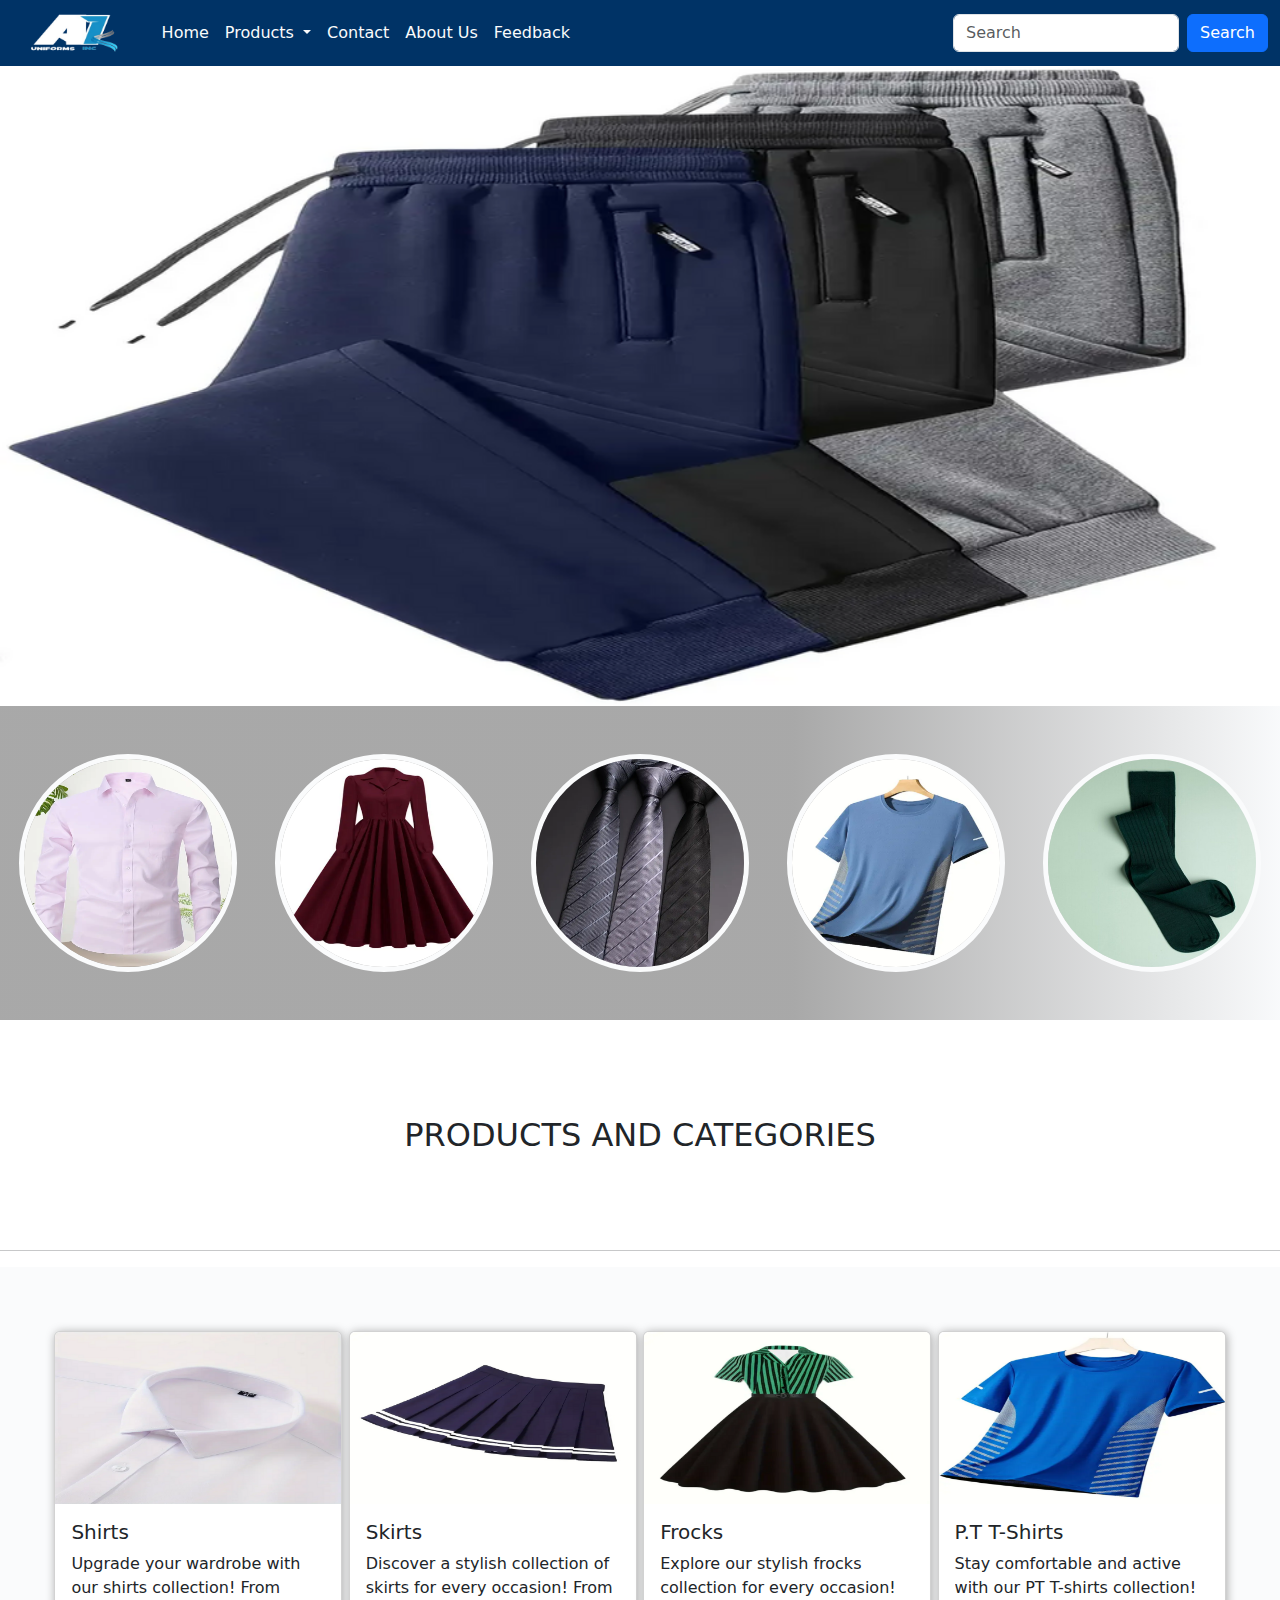
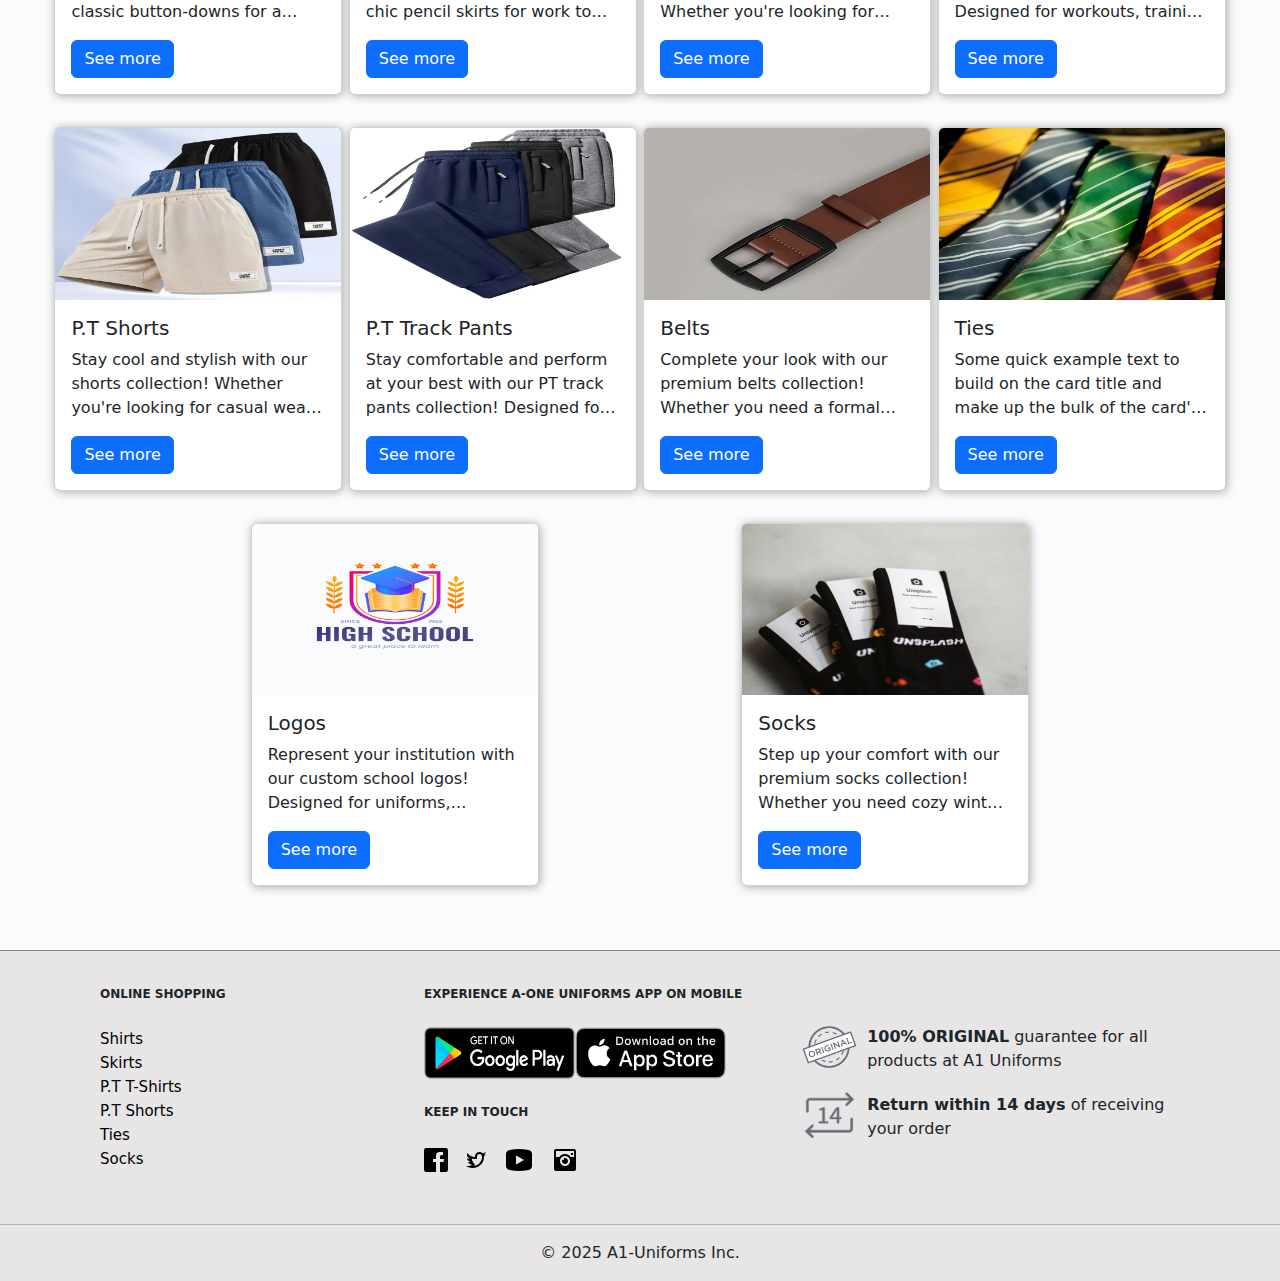
<file: index.html>
<!DOCTYPE html>
<html lang="en">
<head>
    <meta charset="UTF-8">
    <meta name="viewport" content="width=device-width, initial-scale=1.0">
    <link rel="stylesheet" href="https://cdn.jsdelivr.net/npm/bootstrap@5.3.3/dist/css/bootstrap.min.css">
    <link rel="stylesheet" href="style.css">
    <title>A1 Uniforms</title>
</head>
<body>
    <header>
        <!-- Navbar start -->
        <nav class="navbar navbar-expand-lg">
            <div class="container-fluid">
            <a class="navbar-brand main_logo text-center" href="index.html"><img src="images/main logo/1.png" alt=""></a>
            <button class="navbar-toggler" type="button" data-bs-toggle="collapse" data-bs-target="#navbarSupportedContent" aria-controls="navbarSupportedContent" aria-expanded="false" aria-label="Toggle navigation">
                <span class="navbar-toggler-icon"></span>
            </button>
            <div class="collapse navbar-collapse" id="navbarSupportedContent">
                <ul class="navbar-nav me-auto mb-2 mb-lg-0">
                <li class="nav-item">
                    <a class="nav-link" aria-current="page" href="index.html">Home</a>
                </li>
                <li class="nav-item dropdown">
                    <a class="nav-link dropdown-toggle" href="#" role="button" data-bs-toggle="dropdown" aria-expanded="false">
                        Products
                    </a>
                    <ul class="dropdown-menu">
                        <li><a class="dropdown-item" href="product_shirt.html">Shirts</a></li>
                        <li><a class="dropdown-item" href="product_skirt.html">Skirts</a></li>
                        <li><a class="dropdown-item" href="product_frock.html">Frocks</a></li>
                        <li><a class="dropdown-item" href="product_ptt-shirts.html">P.T T-Shirts</a></li>
                        <li><a class="dropdown-item" href="product_ptshorts.html">P.T Shorts</a></li>
                        <li><a class="dropdown-item" href="product_pttrackpants.html">P.T Track Pants</a></li>
                        <li><a class="dropdown-item" href="product_belts.html">Belts</a></li>
                        <li><a class="dropdown-item" href="product_ties.html">Ties</a></li>
                        <li><a class="dropdown-item" href="product_logos.html">Logos</a></li>
                        <li><a class="dropdown-item" href="product_socks.html">Socks</a></li>
                    </ul>
                </li>
                <li class="nav-item">
                    <a class="nav-link" href="contact.html">Contact</a>
                </li>
                <li class="nav-item">
                  <a class="nav-link" href="About Us.html">About Us</a>
              </li>
                <li class="nav-item">
                  <a class="nav-link" href="feedback.html">Feedback</a>
              </li>
                </ul>
                <form class="d-flex" role="search">
                <input class="form-control me-2" type="search" placeholder="Search" aria-label="Search">
                <button class="btn btn-primary" type="submit">Search</button>
                </form>
            </div>
            </div>
        </nav>
        <!-- Navbar end -->
      </header>

    <main>
        <!-- Carousel start -->
        <div class=" p-0">
            <div id="carouselExampleInterval" class="carousel slide" data-bs-ride="carousel">
                <div class="carousel-inner">
                <div class="carousel-item active" data-bs-interval="6000">
                    <img src="images/Track Pants/carousel.png" class="d-block w-100" alt="...">
                </div>
                <div class="carousel-item" data-bs-interval="6000">
                    <img src="images/Ties/carousel.jpg" class="d-block w-100" alt="...">
                </div>
                <div class="carousel-item" data-bs-interval="6000">
                    <img src="images/pt shorts/carousel.png" class="d-block w-100" alt="...">
                </div>
                <div class="carousel-item" data-bs-interval="6000">
                    <img src="images/pt t-shirts/carousel.png" class="d-block w-100" alt="...">
                </div>
                <div class="carousel-item" data-bs-interval="6000">
                    <img src="images/Socks/carousel.jpg" class="d-block w-100" alt="...">
                </div>
                </div>
                <button class="carousel-control-prev" type="button" data-bs-target="#carouselExampleInterval" data-bs-slide="prev">
                <span class="carousel-control-prev-icon" aria-hidden="true"></span>
                <span class="visually-hidden">Previous</span>
                </button>
                <button class="carousel-control-next" type="button" data-bs-target="#carouselExampleInterval" data-bs-slide="next">
                <span class="carousel-control-next-icon" aria-hidden="true"></span>
                <span class="visually-hidden">Next</span>
                </button>
            </div>
        </div>
        <!-- Carousel end -->

        <!-- Circles start -->
        <div class="d-flex justify-content-around align-items-center py-5 Circle-p">
        <div class="cir"><img src="images/Shirts/U1.jpg" alt=""></div>
        <div class="cir"><img src="images/Frocks/f2.png" alt=""></div>
        <div class="cir"><img src="images/Ties/2.jpg" alt=""></div>
        <div class="cir"><img src="images/pt t-shirts/p2.png" alt=""></div>
        <div class="cir"><img src="images/Socks/Sock 1.jpg" alt=""></div>
        </div>
        <!-- Circles end -->
        <h2 class="text-center my-5 py-5">PRODUCTS AND CATEGORIES</h2>
        <hr>
        <!-- Products categories start -->
        <div class="p-5 d-flex justify-content-evenly align-items-center flex-wrap cat-p">

            <div class="card my-3 prod-card" style="width: 18rem;">
                <img src="images/Shirts/U7.png" class="card-img-top" alt="...">
                <div class="card-body">
                    <h5 class="card-title">Shirts</h5>
                    <p class="card-text">Upgrade your wardrobe with our shirts collection! From classic button-downs for a polished look to trendy casual tees and stylish printed designs, find the perfect shirt for any occasion. Comfortable, versatile, and available in a variety of fits and fabrics.</p>
                    <a href="product_shirt.html" class="btn btn-primary">See more</a>
                </div>
            </div>
            <div class="card my-3 prod-card" style="width: 18rem;">
                <img src="images/Skirts/7.png" class="card-img-top" alt="...">
                <div class="card-body">
                    <h5 class="card-title">Skirts</h5>
                    <p class="card-text">Discover a stylish collection of skirts for every occasion! From chic pencil skirts for work to flowy maxi skirts for a casual day out, find the perfect fit and design to complement your wardrobe.</p>
                    <a href="product_skirt.html" class="btn btn-primary">See more</a>
                </div>
            </div>
            <div class="card my-3 prod-card" style="width: 18rem;">
                <img src="images/Frocks/f7.png" class="card-img-top" alt="...">
                <div class="card-body">
                    <h5 class="card-title">Frocks</h5>
                    <p class="card-text">Explore our stylish frocks collection for every occasion! Whether you're looking for casual daywear, elegant evening dresses, or trendy party outfits, our frocks offer the perfect mix of comfort and fashion. Available in various designs, fabrics, and fits to suit your style.</p>
                    <a href="product_frock.html" class="btn btn-primary">See more</a>
                </div>
            </div>
            <div class="card my-3 prod-card" style="width: 18rem;">
                <img src="images/pt t-shirts/p7.png" class="card-img-top" alt="...">
                <div class="card-body">
                    <h5 class="card-title">P.T T-Shirts</h5>
                    <p class="card-text">Stay comfortable and active with our PT T-shirts collection! Designed for workouts, training sessions, and sports, these lightweight and breathable T-shirts provide maximum comfort and flexibility. Perfect for gym enthusiasts, athletes, and everyday activewear.</p>
                    <a href="product_ptt-shirts.html" class="btn btn-primary">See more</a>
                </div>
            </div>
            <div class="card my-3 prod-card" style="width: 18rem;">
                <img src="images/pt shorts/s7.png" class="card-img-top" alt="...">
                <div class="card-body">
                    <h5 class="card-title">P.T Shorts</h5>
                    <p class="card-text">Stay cool and stylish with our shorts collection! Whether you're looking for casual wear, activewear, or trendy streetwear, our high-quality shorts offer the perfect blend of comfort and fashion. Explore a variety of fits, fabrics, and styles for every occasion!</p>
                    <a href="product_ptshorts.html" class="btn btn-primary">See more</a>
                </div>
            </div>
            <div class="card my-3 prod-card" style="width: 18rem;">
                <img src="images/Track Pants/tp7.png" class="card-img-top" alt="...">
                <div class="card-body">
                    <h5 class="card-title">P.T Track Pants</h5>
                    <p class="card-text">Stay comfortable and perform at your best with our PT track pants collection! Designed for workouts, training, and everyday activewear, these track pants offer superior flexibility, breathability, and style. Whether you're hitting the gym, jogging, or just relaxing, find the perfect pair for your needs.</p>
                    <a href="product_pttrackpants.html" class="btn btn-primary">See more</a>
                </div>
            </div>
            <div class="card my-3 prod-card" style="width: 18rem;">
                <img src="images/Belts/b7.png" class="card-img-top" alt="...">
                <div class="card-body">
                    <h5 class="card-title">Belts</h5>
                    <p class="card-text">Complete your look with our premium belts collection! Whether you need a formal leather belt for the office, a casual fabric belt for everyday wear, or a sturdy tactical belt for durability, we have the perfect style for every occasion.</p>
                    <a href="product_belts.html" class="btn btn-primary">See more</a>
                </div>
            </div>
            <div class="card my-3 prod-card" style="width: 18rem;">
                <img src="images/Ties/7.jpg" class="card-img-top" alt="...">
                <div class="card-body">
                    <h5 class="card-title">Ties</h5>
                    <p class="card-text">Some quick example text to build on the card title and make up the bulk of the card's content.</p>
                    <a href="product_ties.html" class="btn btn-primary">See more</a>
                </div>
            </div>
            <div class="card my-3 prod-card" style="width: 18rem;">
                <img src="images/logo/l7.jpg" class="card-img-top" alt="...">
                <div class="card-body">
                    <h5 class="card-title">Logos</h5>
                    <p class="card-text">Represent your institution with our custom school logos! Designed for uniforms, merchandise, and branding, our high-quality embroidered and printed logos ensure a professional and long-lasting finish. Perfect for schools, colleges, and academies looking to enhance their identity with a distinctive emblem.</p>
                    <a href="product_logos.html" class="btn btn-primary">See more</a>
                </div>
            </div>
            <div class="card my-3 prod-card" style="width: 18rem;">
                <img src="images/Socks/Sock.jpg" class="card-img-top" alt="...">
                <div class="card-body">
                    <h5 class="card-title">Socks</h5>
                    <p class="card-text">Step up your comfort with our premium socks collection! Whether you need cozy winter socks, breathable ankle socks, or trendy knee-highs, we have the perfect pair for every style and season.</p>
                    <a href="product_socks.html" class="btn btn-primary">See more</a>
                </div>
            </div>
        </div>
        <!-- Products cateories end -->

    </main>

    <!-- Footer start -->
    <footer>
        <div class="upper d-flex">
            <div class="shoplinks">
                <p class="heads py-4"><b>ONLINE SHOPPING</b></p>
                <ul class="footer_links">
                    <li><a href="product_shirt.html" class="f_links">Shirts</a></li>
                    <li><a href="product_skirt.html" class="f_links">Skirts</a></li>
                    <li><a href="product_ptt-shirts.html" class="f_links">P.T T-Shirts</a></li>
                    <li><a href="product_ptshorts.html" class="f_links">P.T Shorts</a></li>
                    <li><a href="product_ties.html" class="f_links">Ties</a></li>
                    <li><a href="product_socks.html" class="f_links">Socks</a></li>
                </ul>
            </div>
            <div class="experience">
                <p class="heads py-4"><b>EXPERIENCE A-ONE UNIFORMS APP ON MOBILE</b></p>
                <div class="gplay d-flex">
                    <img src="images/Footer/Google play.png" alt="">
                    <img src="images/Footer/Iphone store.png" alt="">
                </div>
                <p class="heads social py-4"><b>KEEP IN TOUCH</b></p>
                <div class="s_icons d-flex align-items-center gap-3">
                    <img src="images/Footer/fb.png" alt="">
                    <img src="images/Footer/twitter.png" alt="">
                    <img src="images/Footer/youtube.png" alt="">
                    <img src="images/Footer/insta.png" alt="">
                </div>
            </div>
            <div class="guarantee my-5">
                <div class="section1 d-flex my-3 justify-content-between align-items-center">
                    <div class="f_icon">
                        <img src="images/Footer/original.png" alt="">
                    </div>
                    <div class="guarantee_para">
                        <strong>100% ORIGINAL</strong> guarantee for all products at A1 Uniforms
                    </div>
                </div>
                <div class="section1 d-flex my-3 justify-content-between align-items-center">
                    <div class="f_icon">
                        <img src="images/Footer/g2.png" alt="">
                    </div>
                    <div class="guarantee_para">
                        <strong>Return within 14 days</strong> of receiving your order
                    </div>
                </div>
            </div>
        </div>
        <hr>
        <p class="text-center pb-3 m-0">© 2025 A1-Uniforms Inc.</p>
    </footer>
    <!-- Footer end -->

    <script src="https://cdn.jsdelivr.net/npm/bootstrap@5.3.3/dist/js/bootstrap.bundle.min.js"></script>
</body>
</html>
</file>
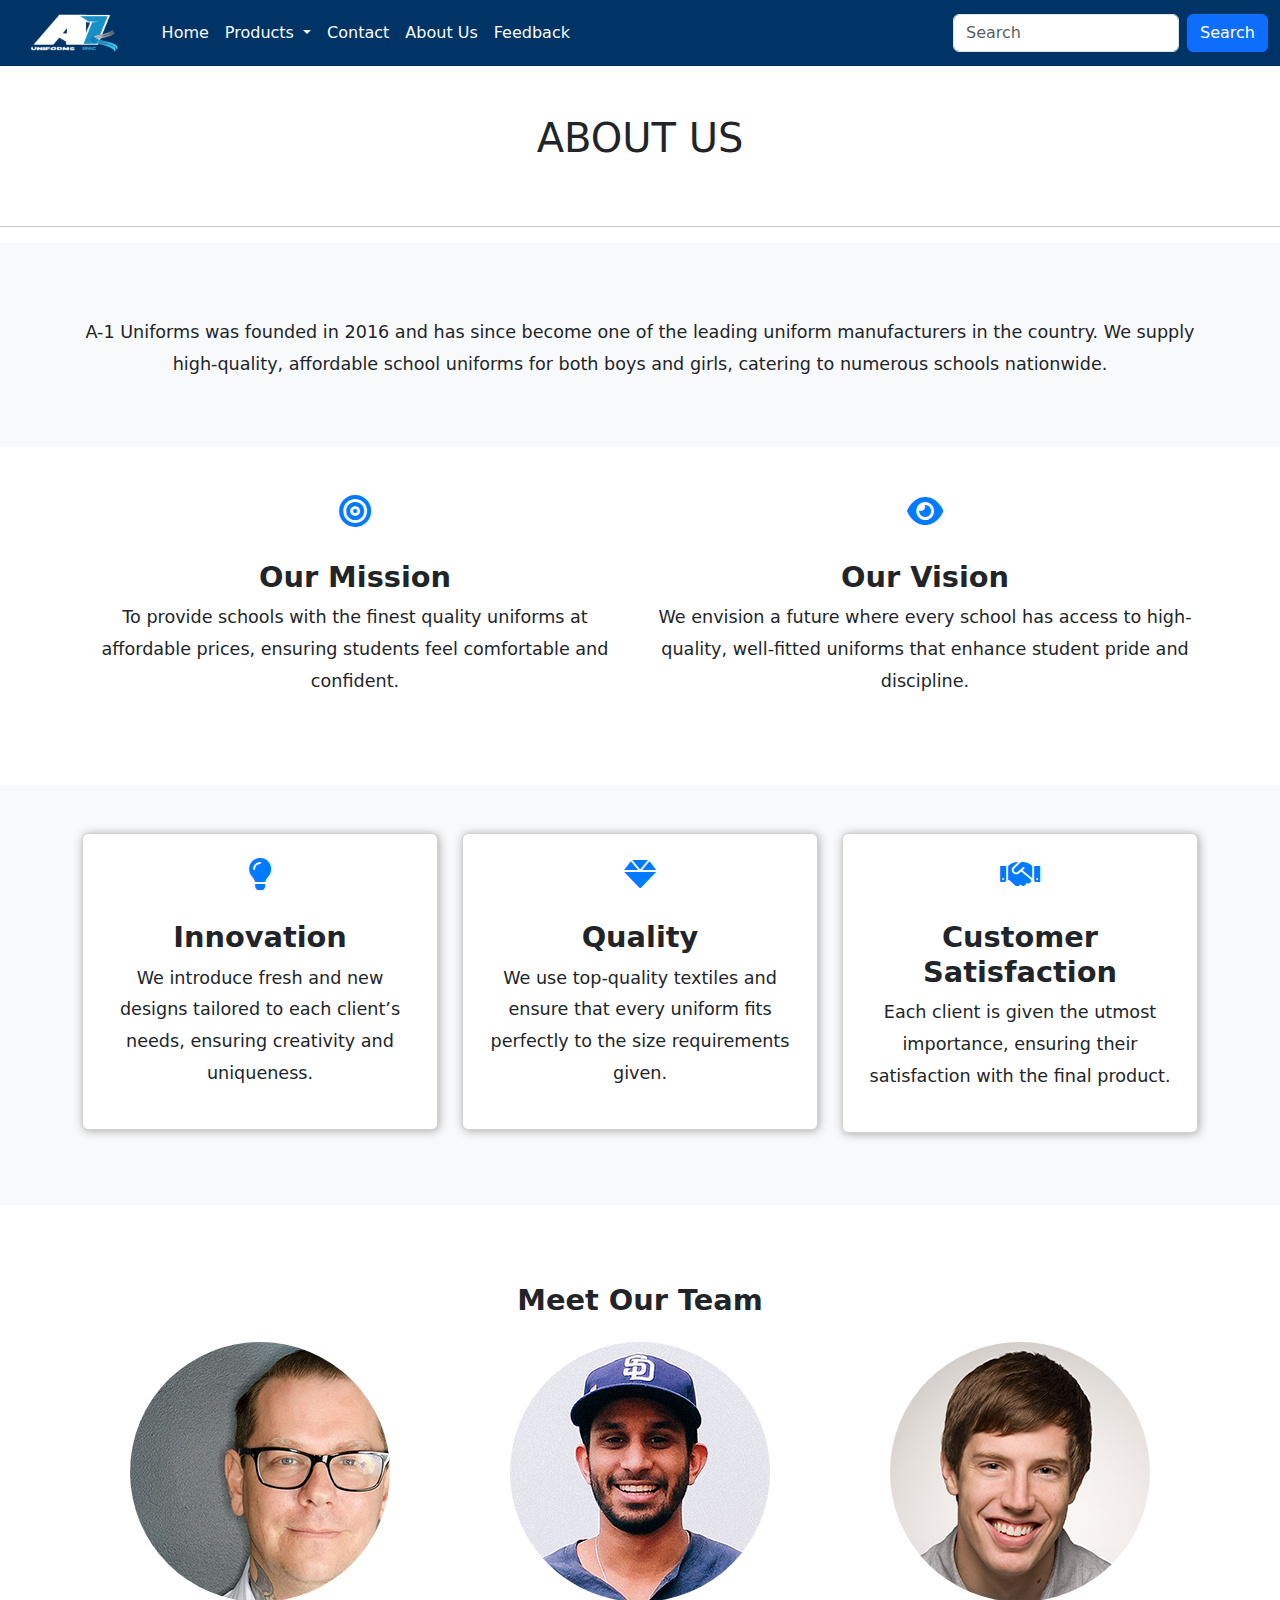
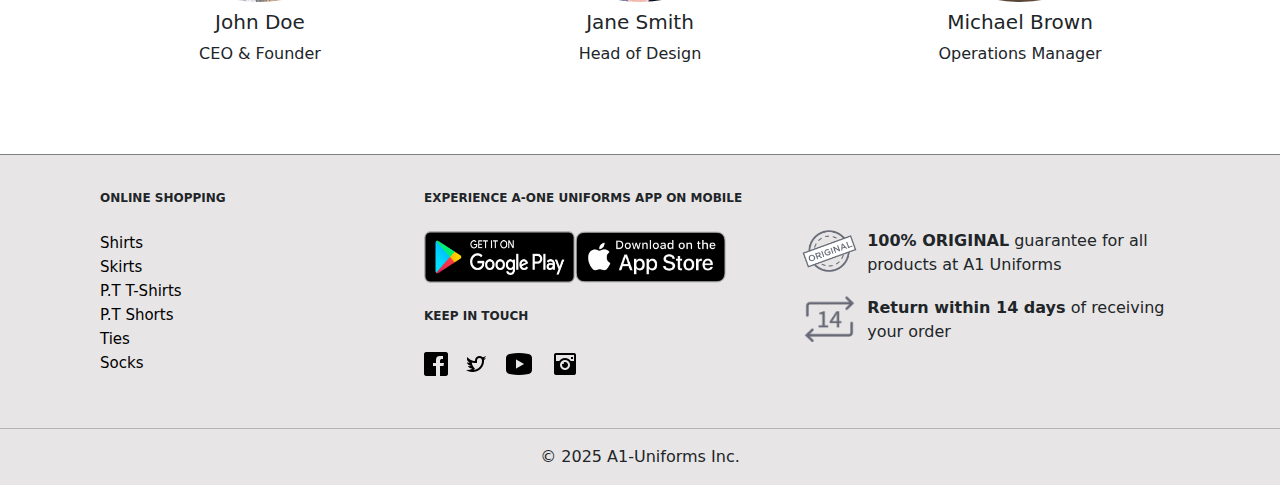
<file: About Us.html>
<!DOCTYPE html>
<html lang="en">
<head>
    <meta charset="UTF-8">
    <meta name="viewport" content="width=device-width, initial-scale=1.0">
    <title>A1</title>
    <link rel="stylesheet" href="https://cdn.jsdelivr.net/npm/bootstrap@5.3.3/dist/css/bootstrap.min.css">
    <link rel="stylesheet" href="https://cdnjs.cloudflare.com/ajax/libs/font-awesome/6.0.0/css/all.min.css">
    <link rel="stylesheet" href="style.css">
</head>
<body>
  <header>
    <!-- Navbar start -->
    <nav class="navbar navbar-expand-lg">
        <div class="container-fluid">
        <a class="navbar-brand main_logo text-center" href="index.html"><img src="images/main logo/1.png" alt=""></a>
        <button class="navbar-toggler" type="button" data-bs-toggle="collapse" data-bs-target="#navbarSupportedContent" aria-controls="navbarSupportedContent" aria-expanded="false" aria-label="Toggle navigation">
            <span class="navbar-toggler-icon"></span>
        </button>
        <div class="collapse navbar-collapse" id="navbarSupportedContent">
            <ul class="navbar-nav me-auto mb-2 mb-lg-0">
            <li class="nav-item">
                <a class="nav-link" aria-current="page" href="index.html">Home</a>
            </li>
            <li class="nav-item dropdown">
                <a class="nav-link dropdown-toggle" href="#" role="button" data-bs-toggle="dropdown" aria-expanded="false">
                    Products
                </a>
                <ul class="dropdown-menu">
                    <li><a class="dropdown-item" href="product_shirt.html">Shirts</a></li>
                    <li><a class="dropdown-item" href="product_skirt.html">Skirts</a></li>
                    <li><a class="dropdown-item" href="product_frock.html">Frocks</a></li>
                    <li><a class="dropdown-item" href="product_ptt-shirts.html">P.T T-Shirts</a></li>
                    <li><a class="dropdown-item" href="product_ptshorts.html">P.T Shorts</a></li>
                    <li><a class="dropdown-item" href="product_pttrackpants.html">P.T Track Pants</a></li>
                    <li><a class="dropdown-item" href="product_belts.html">Belts</a></li>
                    <li><a class="dropdown-item" href="product_ties.html">Ties</a></li>
                    <li><a class="dropdown-item" href="product_logos.html">Logos</a></li>
                    <li><a class="dropdown-item" href="product_socks.html">Socks</a></li>
                </ul>
            </li>
            <li class="nav-item">
                <a class="nav-link" href="contact.html">Contact</a>
            </li>
            <li class="nav-item">
              <a class="nav-link" href="About Us.html">About Us</a>
          </li>
            <li class="nav-item">
              <a class="nav-link" href="feedback.html">Feedback</a>
          </li>
            </ul>
            <form class="d-flex" role="search">
            <input class="form-control me-2" type="search" placeholder="Search" aria-label="Search">
            <button class="btn btn-primary" type="submit">Search</button>
            </form>
        </div>
        </div>
    </nav>
    <!-- Navbar end -->
  </header>

      <main>      
        <h1 class="text-center py-5">ABOUT US</h1>
        <hr>
        <section class="about-section text-center">
          <div class="container">
              <p class="about-text mt-4">A-1 Uniforms was founded in 2016 and has since become one of the leading uniform manufacturers in the country. We supply high-quality, affordable school uniforms for both boys and girls, catering to numerous schools nationwide.</p>
          </div>
        </section>
        
        <section class="container py-5">
            <div class="row text-center">
                <div class="col-md-6 mb-4">
                    <i class="fas fa-bullseye icon"></i>
                    <h3 class="sub-heading">Our Mission</h3>
                    <p class="about-text">To provide schools with the finest quality uniforms at affordable prices, ensuring students feel comfortable and confident.</p>
                </div>
                <div class="col-md-6 mb-4">
                    <i class="fas fa-eye icon"></i>
                    <h3 class="sub-heading">Our Vision</h3>
                    <p class="about-text">We envision a future where every school has access to high-quality, well-fitted uniforms that enhance student pride and discipline.</p>
                </div>
            </div>
        </section>
        
        <section class="bg-light py-5">
            <div class="container">
                <div class="row text-center">
                    <div class="col-md-4 mb-4">
                        <div class="card p-4">
                            <i class="fas fa-lightbulb icon"></i>
                            <h3 class="sub-heading">Innovation</h3>
                            <p class="about-text">We introduce fresh and new designs tailored to each client’s needs, ensuring creativity and uniqueness.</p>
                        </div>
                    </div>
                    <div class="col-md-4 mb-4">
                        <div class="card p-4">
                            <i class="fas fa-gem icon"></i>
                            <h3 class="sub-heading">Quality</h3>
                            <p class="about-text">We use top-quality textiles and ensure that every uniform fits perfectly to the size requirements given.</p>
                        </div>
                    </div>
                    <div class="col-md-4 mb-4">
                        <div class="card p-4">
                            <i class="fas fa-handshake icon"></i>
                            <h3 class="sub-heading">Customer Satisfaction</h3>
                            <p class="about-text">Each client is given the utmost importance, ensuring their satisfaction with the final product.</p>
                        </div>
                    </div>
                </div>
            </div>
        </section>
        
        <section class="text-center py-5">
            <div class="container">
                <h3 class="sub-heading">Meet Our Team</h3>
                <div class="row mt-4">
                    <div class="col-md-4 mb-4">
                        <img src="images/about/aaron.jpg" class="rounded-circle" alt="Team Member">
                        <h5 class="mt-2">John Doe</h5>
                        <p>CEO & Founder</p>
                    </div>
                    <div class="col-md-4 mb-4">
                        <img src="images/about/arman.jpg" class="rounded-circle" alt="Team Member">
                        <h5 class="mt-2">Jane Smith</h5>
                        <p>Head of Design</p>
                    </div>
                    <div class="col-md-4 mb-4">
                        <img src="images/about/shay.jpg" class="rounded-circle" alt="Team Member">
                        <h5 class="mt-2">Michael Brown</h5>
                        <p>Operations Manager</p>
                    </div>
                </div>
            </div>
        </section>
    </main>

    <footer>
      <div class="upper d-flex">
          <div class="shoplinks">
              <p class="heads py-4"><b>ONLINE SHOPPING</b></p>
              <ul class="footer_links">
                  <li><a href="product_shirt.html" class="f_links">Shirts</a></li>
                  <li><a href="product_skirt.html" class="f_links">Skirts</a></li>
                  <li><a href="product_ptt-shirts.html" class="f_links">P.T T-Shirts</a></li>
                  <li><a href="product_ptshorts.html" class="f_links">P.T Shorts</a></li>
                  <li><a href="product_ties.html" class="f_links">Ties</a></li>
                  <li><a href="product_socks.html" class="f_links">Socks</a></li>
              </ul>
          </div>
          <div class="experience">
              <p class="heads py-4"><b>EXPERIENCE A-ONE UNIFORMS APP ON MOBILE</b></p>
              <div class="gplay d-flex">
                  <img src="images/Footer/Google play.png" alt="">
                  <img src="images/Footer/Iphone store.png" alt="">
              </div>
              <p class="heads social py-4"><b>KEEP IN TOUCH</b></p>
              <div class="s_icons d-flex align-items-center gap-3">
                  <img src="images/Footer/fb.png" alt="">
                  <img src="images/Footer/twitter.png" alt="">
                  <img src="images/Footer/youtube.png" alt="">
                  <img src="images/Footer/insta.png" alt="">
              </div>
          </div>
          <div class="guarantee my-5">
              <div class="section1 d-flex my-3 justify-content-between align-items-center">
                  <div class="f_icon">
                      <img src="images/Footer/original.png" alt="">
                  </div>
                  <div class="guarantee_para">
                      <strong>100% ORIGINAL</strong> guarantee for all products at A1 Uniforms
                  </div>
              </div>
              <div class="section1 d-flex my-3 justify-content-between align-items-center">
                  <div class="f_icon">
                      <img src="images/Footer/g2.png" alt="">
                  </div>
                  <div class="guarantee_para">
                      <strong>Return within 14 days</strong> of receiving your order
                  </div>
              </div>
          </div>
      </div>
      <hr>
      <p class="text-center pb-3 m-0">© 2025 A1-Uniforms Inc.</p>
  </footer>
    <script src="https://cdn.jsdelivr.net/npm/bootstrap@5.0.2/dist/js/bootstrap.bundle.min.js"></script>
</body>
</html>
</file>
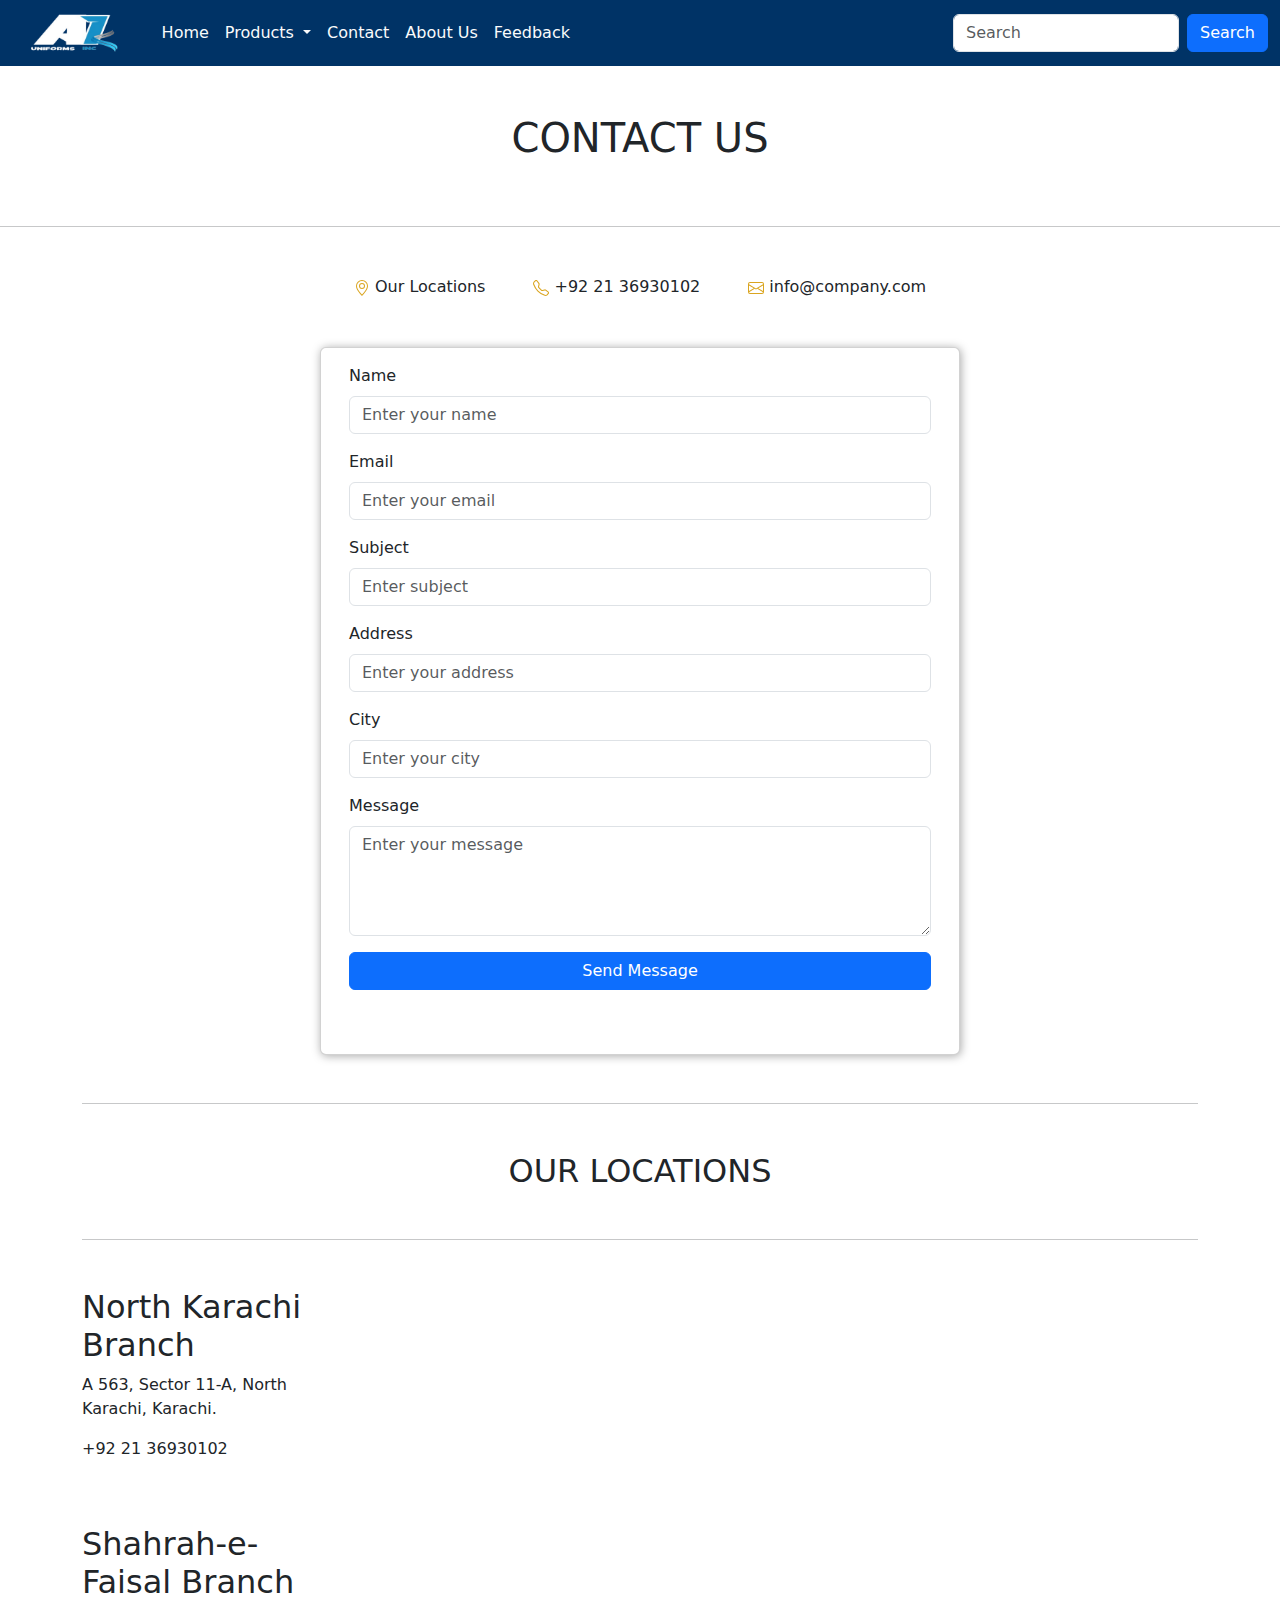
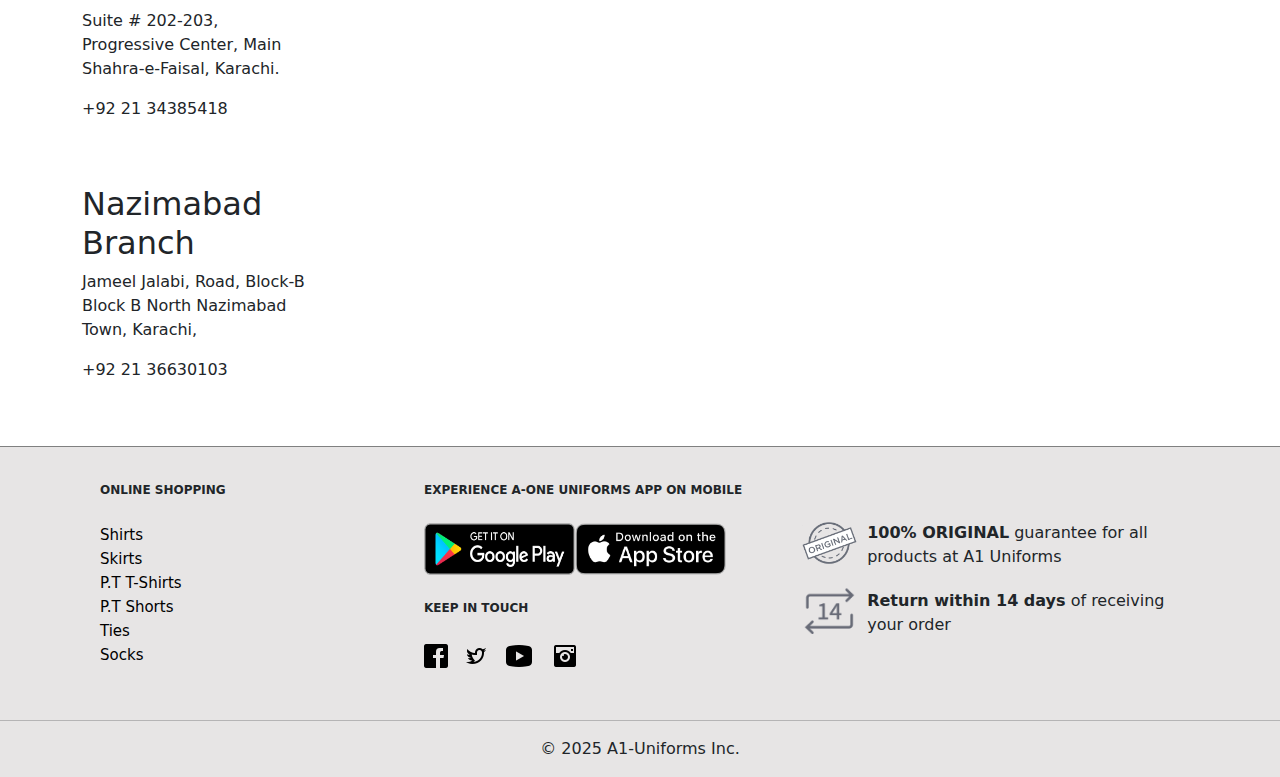
<file: contact.html>
<!DOCTYPE html>
<html lang="en">
<head>
    <meta charset="UTF-8">
    <meta name="viewport" content="width=device-width, initial-scale=1.0">
    <title>Contact Us</title>
    <link rel="stylesheet" href="https://cdn.jsdelivr.net/npm/bootstrap@5.3.3/dist/css/bootstrap.min.css">
    <link rel="stylesheet" href="style.css">
</head>
<body>
  <header>
    <!-- Navbar start -->
    <nav class="navbar navbar-expand-lg">
        <div class="container-fluid">
        <a class="navbar-brand main_logo text-center" href="index.html"><img src="images/main logo/1.png" alt=""></a>
        <button class="navbar-toggler" type="button" data-bs-toggle="collapse" data-bs-target="#navbarSupportedContent" aria-controls="navbarSupportedContent" aria-expanded="false" aria-label="Toggle navigation">
            <span class="navbar-toggler-icon"></span>
        </button>
        <div class="collapse navbar-collapse" id="navbarSupportedContent">
            <ul class="navbar-nav me-auto mb-2 mb-lg-0">
            <li class="nav-item">
                <a class="nav-link" aria-current="page" href="index.html">Home</a>
            </li>
            <li class="nav-item dropdown">
                <a class="nav-link dropdown-toggle" href="#" role="button" data-bs-toggle="dropdown" aria-expanded="false">
                    Products
                </a>
                <ul class="dropdown-menu">
                    <li><a class="dropdown-item" href="product_shirt.html">Shirts</a></li>
                    <li><a class="dropdown-item" href="product_skirt.html">Skirts</a></li>
                    <li><a class="dropdown-item" href="product_frock.html">Frocks</a></li>
                    <li><a class="dropdown-item" href="product_ptt-shirts.html">P.T T-Shirts</a></li>
                    <li><a class="dropdown-item" href="product_ptshorts.html">P.T Shorts</a></li>
                    <li><a class="dropdown-item" href="product_pttrackpants.html">P.T Track Pants</a></li>
                    <li><a class="dropdown-item" href="product_belts.html">Belts</a></li>
                    <li><a class="dropdown-item" href="product_ties.html">Ties</a></li>
                    <li><a class="dropdown-item" href="product_logos.html">Logos</a></li>
                    <li><a class="dropdown-item" href="product_socks.html">Socks</a></li>
                </ul>
            </li>
            <li class="nav-item">
                <a class="nav-link" href="contact.html">Contact</a>
            </li>
            <li class="nav-item">
              <a class="nav-link" href="About Us.html">About Us</a>
          </li>
            <li class="nav-item">
              <a class="nav-link" href="feedback.html">Feedback</a>
          </li>
            </ul>
            <form class="d-flex" role="search">
            <input class="form-control me-2" type="search" placeholder="Search" aria-label="Search">
            <button class="btn btn-primary" type="submit">Search</button>
            </form>
        </div>
        </div>
    </nav>
    <!-- Navbar end -->
  </header>

      <main>      
        <h1 class="text-center py-5">CONTACT US</h1>
        <hr>
        <div class="container d-flex my-5 justify-content-center location-icon gap-5">
          <div class="location">
            <a href="#locations" class="text-decoration-none text-dark">
            <svg xmlns="http://www.w3.org/2000/svg" width="16" height="16" fill="currentColor" class="bi bi-geo-alt" viewBox="0 0 16 16">
              <path d="M12.166 8.94c-.524 1.062-1.234 2.12-1.96 3.07A32 32 0 0 1 8 14.58a32 32 0 0 1-2.206-2.57c-.726-.95-1.436-2.008-1.96-3.07C3.304 7.867 3 6.862 3 6a5 5 0 0 1 10 0c0 .862-.305 1.867-.834 2.94M8 16s6-5.686 6-10A6 6 0 0 0 2 6c0 4.314 6 10 6 10"/>
              <path d="M8 8a2 2 0 1 1 0-4 2 2 0 0 1 0 4m0 1a3 3 0 1 0 0-6 3 3 0 0 0 0 6"/>
            </svg>
            Our Locations</a>
          </div>
          <div class="contact">
            <svg xmlns="http://www.w3.org/2000/svg" width="16" height="16" fill="currentColor" class="bi bi-telephone" viewBox="0 0 16 16">
              <path d="M3.654 1.328a.678.678 0 0 0-1.015-.063L1.605 2.3c-.483.484-.661 1.169-.45 1.77a17.6 17.6 0 0 0 4.168 6.608 17.6 17.6 0 0 0 6.608 4.168c.601.211 1.286.033 1.77-.45l1.034-1.034a.678.678 0 0 0-.063-1.015l-2.307-1.794a.68.68 0 0 0-.58-.122l-2.19.547a1.75 1.75 0 0 1-1.657-.459L5.482 8.062a1.75 1.75 0 0 1-.46-1.657l.548-2.19a.68.68 0 0 0-.122-.58zM1.884.511a1.745 1.745 0 0 1 2.612.163L6.29 2.98c.329.423.445.974.315 1.494l-.547 2.19a.68.68 0 0 0 .178.643l2.457 2.457a.68.68 0 0 0 .644.178l2.189-.547a1.75 1.75 0 0 1 1.494.315l2.306 1.794c.829.645.905 1.87.163 2.611l-1.034 1.034c-.74.74-1.846 1.065-2.877.702a18.6 18.6 0 0 1-7.01-4.42 18.6 18.6 0 0 1-4.42-7.009c-.362-1.03-.037-2.137.703-2.877z"/>
            </svg>
            +92 21 36930102
          </div>
          <div class="email">
            <a href="mailto:hammadkhatri8@gmail.com" class="text-decoration-none text-dark">
            <svg xmlns="http://www.w3.org/2000/svg" width="16" height="16" fill="currentColor" class="bi bi-envelope" viewBox="0 0 16 16">
              <path d="M0 4a2 2 0 0 1 2-2h12a2 2 0 0 1 2 2v8a2 2 0 0 1-2 2H2a2 2 0 0 1-2-2zm2-1a1 1 0 0 0-1 1v.217l7 4.2 7-4.2V4a1 1 0 0 0-1-1zm13 2.383-4.708 2.825L15 11.105zm-.034 6.876-5.64-3.471L8 9.583l-1.326-.795-5.64 3.47A1 1 0 0 0 2 13h12a1 1 0 0 0 .966-.741M1 11.105l4.708-2.897L1 5.383z"/>
            </svg>
            info@company.com</a>
          </div>
        </div>

        <div class="card container d-flex gap-3 my-5 contact-form justify-content-center">
          <div class="card-body form mb-5">
            <form id="contactForm" onsubmit="changeButtonText(event)">
              <div class="mb-3">
                  <label for="name" class="form-label">Name</label>
                  <input type="text" class="form-control" id="name" placeholder="Enter your name" required>
              </div>
              <div class="mb-3">
                  <label for="email" class="form-label">Email</label>
                  <input type="email" class="form-control" id="email" placeholder="Enter your email" required>
              </div>
              <div class="mb-3">
                  <label for="subject" class="form-label">Subject</label>
                  <input type="text" class="form-control" id="subject" placeholder="Enter subject" required>
              </div>
              <div class="mb-3">
                  <label for="address" class="form-label">Address</label>
                  <input type="text" class="form-control" id="address" placeholder="Enter your address" required>
              </div>
              <div class="mb-3">
                  <label for="city" class="form-label">City</label>
                  <input type="text" class="form-control" id="city" placeholder="Enter your city" required>
              </div>
              <div class="mb-3">
                  <label for="message" class="form-label">Message</label>
                  <textarea class="form-control" id="message" rows="4" placeholder="Enter your message" required></textarea>
              </div>
              <button type="submit" class="btn btn-primary w-100" id="submitButton">Send Message</button>
          </form>
          </div>
        </div>

        <div class="container gap-3 my-5" id="locations">
          <hr>
          <div>
            <h2 class="text-center my-5">OUR LOCATIONS</h2>
          </div>
          <hr>
            <section class="venue-shop my-5" id="venue">
              <div class="d-flex">
                <div class="location-name">
                  <h2>North Karachi Branch</h2>
                  <p>A 563, Sector 11-A, North Karachi, Karachi.</p>
                  <p>+92 21 36930102</p>
                </div>
                <iframe class="venue-map" src="https://www.google.com/maps/embed?pb=!1m18!1m12!1m3!1d3616.5340499916665!2d67.06268877423392!3d24.981962940387067!2m3!1f0!2f0!3f0!3m2!1i1024!2i768!4f13.1!3m3!1m2!1s0x3eb340e584b891c3%3A0x29b2cbc198ba2dbd!2sAptech%20Computer%20Education%20North%20Karachi%20Center!5e0!3m2!1sen!2s!4v1742898053001!5m2!1sen!2s">
                </iframe>
              </div>
            </section>
        
            <section class="venue-shop my-5" id="venue">
              <div class="d-flex">
                <div class="location-name">
                  <h2>Shahrah-e-Faisal Branch</h2>
                  <p>Suite # 202-203, Progressive Center, Main Shahra-e-Faisal, Karachi.</p>
                  <p>+92 21 34385418</p>
                </div>
                <iframe class="venue-map" src="https://www.google.com/maps/embed?pb=!1m18!1m12!1m3!1d3620.017006423798!2d67.07182317422946!3d24.863268745147305!2m3!1f0!2f0!3f0!3m2!1i1024!2i768!4f13.1!3m3!1m2!1s0x3eb33ea3db108f41%3A0x42acc4507358b160!2sAptech%20Learning%2C%20Shahrah%20e%20Faisal%20Center!5e0!3m2!1sen!2s!4v1743618862923!5m2!1sen!2s"></iframe>	
              </div>
            </section>

            <section class="venue-shop my-5" id="venue">
              <div class="d-flex">
                <div class="location-name">
                  <h2>Nazimabad Branch</h2>
                  <p>Jameel Jalabi, Road, Block-B Block B North Nazimabad Town, Karachi,</p>
                  <p>+92 21 36630103</p>
                </div>
                <iframe class="venue-map" src="https://www.google.com/maps/embed?pb=!1m18!1m12!1m3!1d12169.76552182326!2d67.02639449716729!3d24.92890370703867!2m3!1f0!2f0!3f0!3m2!1i1024!2i768!4f13.1!3m3!1m2!1s0x3eb33f90157042d3%3A0x93d609e8bec9a880!2sAptech%20Computer%20Education%20North%20Nazimabad%20Center!5e0!3m2!1sen!2s!4v1743620938858!5m2!1sen!2s"></iframe>	
              </div>
            </section>
        </div>

        
        
    </main>

    <footer>
      <div class="upper d-flex">
          <div class="shoplinks">
              <p class="heads py-4"><b>ONLINE SHOPPING</b></p>
              <ul class="footer_links">
                  <li><a href="product_shirt.html" class="f_links">Shirts</a></li>
                  <li><a href="product_skirt.html" class="f_links">Skirts</a></li>
                  <li><a href="product_ptt-shirts.html" class="f_links">P.T T-Shirts</a></li>
                  <li><a href="product_ptshorts.html" class="f_links">P.T Shorts</a></li>
                  <li><a href="product_ties.html" class="f_links">Ties</a></li>
                  <li><a href="product_socks.html" class="f_links">Socks</a></li>
              </ul>
          </div>
          <div class="experience">
              <p class="heads py-4"><b>EXPERIENCE A-ONE UNIFORMS APP ON MOBILE</b></p>
              <div class="gplay d-flex">
                  <img src="images/Footer/Google play.png" alt="">
                  <img src="images/Footer/Iphone store.png" alt="">
              </div>
              <p class="heads social py-4"><b>KEEP IN TOUCH</b></p>
              <div class="s_icons d-flex align-items-center gap-3">
                  <img src="images/Footer/fb.png" alt="">
                  <img src="images/Footer/twitter.png" alt="">
                  <img src="images/Footer/youtube.png" alt="">
                  <img src="images/Footer/insta.png" alt="">
              </div>
          </div>
          <div class="guarantee my-5">
              <div class="section1 d-flex my-3 justify-content-between align-items-center">
                  <div class="f_icon">
                      <img src="images/Footer/original.png" alt="">
                  </div>
                  <div class="guarantee_para">
                      <strong>100% ORIGINAL</strong> guarantee for all products at A1 Uniforms
                  </div>
              </div>
              <div class="section1 d-flex my-3 justify-content-between align-items-center">
                  <div class="f_icon">
                      <img src="images/Footer/g2.png" alt="">
                  </div>
                  <div class="guarantee_para">
                      <strong>Return within 14 days</strong> of receiving your order
                  </div>
              </div>
          </div>
      </div>
      <hr>
      <p class="text-center pb-3 m-0">© 2025 A1-Uniforms Inc.</p>
  </footer>
    <script src="https://cdn.jsdelivr.net/npm/bootstrap@5.0.2/dist/js/bootstrap.bundle.min.js"></script>
    <script>
      function changeButtonText(event) {
          event.preventDefault(); // Prevent actual form submission
          let button = document.getElementById("submitButton");
          alert("Submitted Succesfully")
          document.getElementById("contactForm").reset();
      }
  </script>
</body>
</html>
</file>
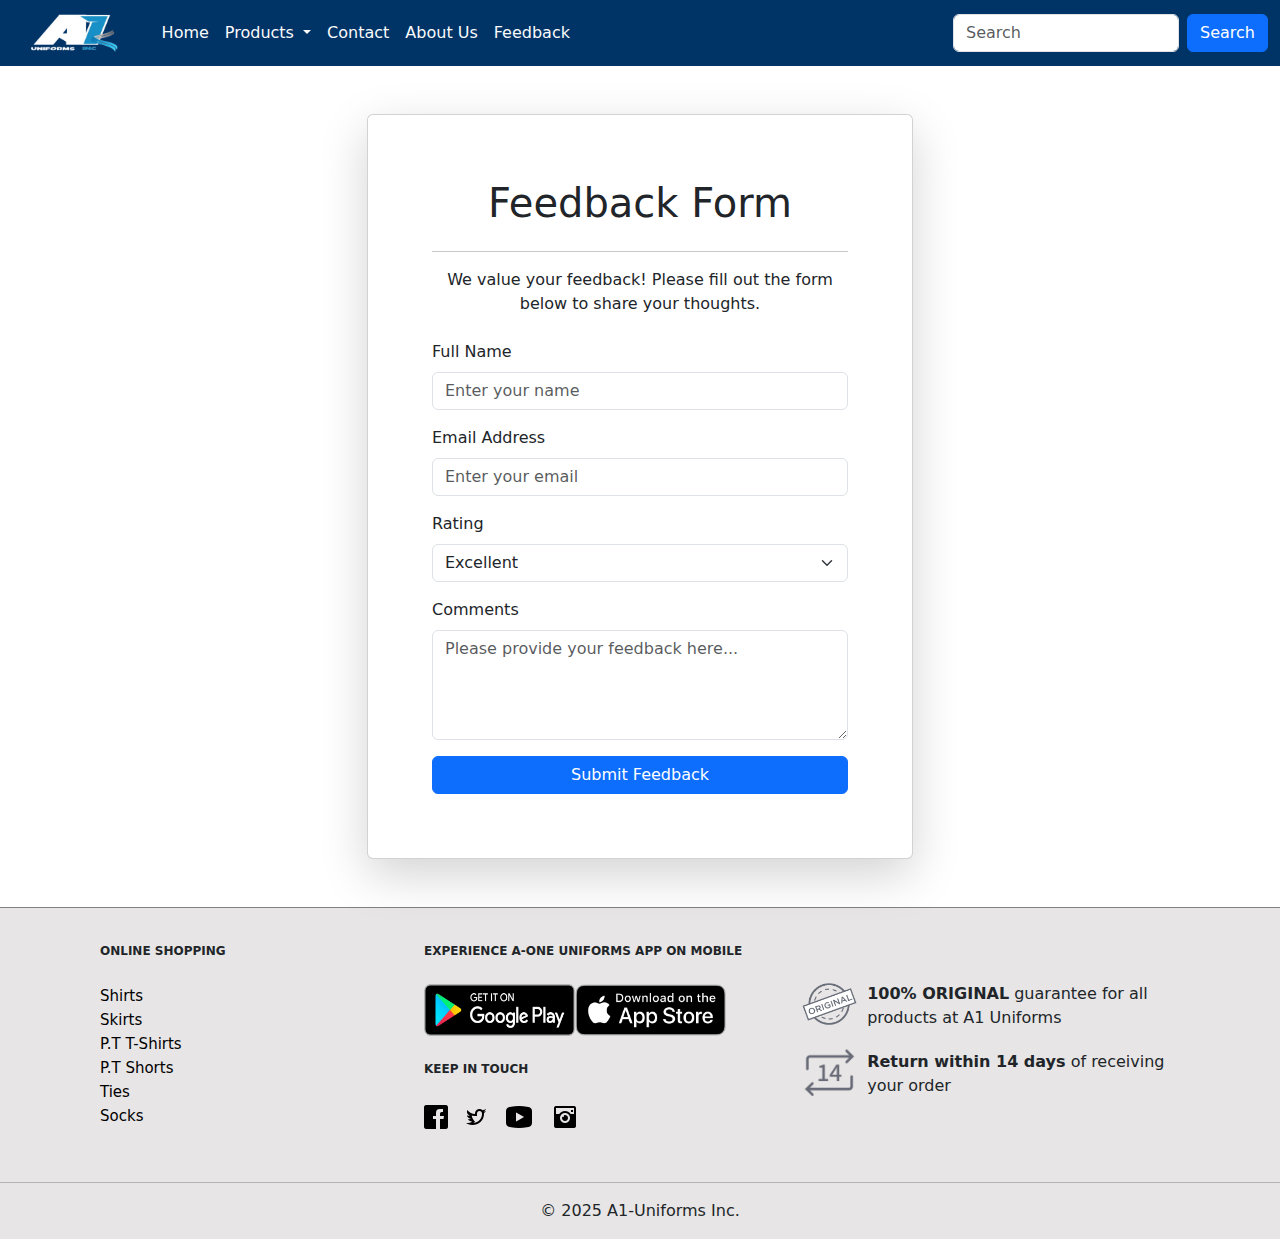
<file: feedback.html>
<!DOCTYPE html>
<html lang="en">
<head>
  <meta charset="UTF-8">
  <meta name="viewport" content="width=device-width, initial-scale=1.0">
  <title>Feedback Form</title>
  <link rel="stylesheet" href="https://cdn.jsdelivr.net/npm/bootstrap@5.3.3/dist/css/bootstrap.min.css">
  <link rel="stylesheet" href="style.css">
</head>
<body>
    <header>
        <!-- Navbar start -->
        <nav class="navbar navbar-expand-lg">
            <div class="container-fluid">
            <a class="navbar-brand main_logo text-center" href="index.html"><img src="images/main logo/1.png" alt=""></a>
            <button class="navbar-toggler" type="button" data-bs-toggle="collapse" data-bs-target="#navbarSupportedContent" aria-controls="navbarSupportedContent" aria-expanded="false" aria-label="Toggle navigation">
                <span class="navbar-toggler-icon"></span>
            </button>
            <div class="collapse navbar-collapse" id="navbarSupportedContent">
                <ul class="navbar-nav me-auto mb-2 mb-lg-0">
                <li class="nav-item">
                    <a class="nav-link" aria-current="page" href="index.html">Home</a>
                </li>
                <li class="nav-item dropdown">
                    <a class="nav-link dropdown-toggle" href="#" role="button" data-bs-toggle="dropdown" aria-expanded="false">
                        Products
                    </a>
                    <ul class="dropdown-menu">
                        <li><a class="dropdown-item" href="product_shirt.html">Shirts</a></li>
                        <li><a class="dropdown-item" href="product_skirt.html">Skirts</a></li>
                        <li><a class="dropdown-item" href="product_frock.html">Frocks</a></li>
                        <li><a class="dropdown-item" href="product_ptt-shirts.html">P.T T-Shirts</a></li>
                        <li><a class="dropdown-item" href="product_ptshorts.html">P.T Shorts</a></li>
                        <li><a class="dropdown-item" href="product_pttrackpants.html">P.T Track Pants</a></li>
                        <li><a class="dropdown-item" href="product_belts.html">Belts</a></li>
                        <li><a class="dropdown-item" href="product_ties.html">Ties</a></li>
                        <li><a class="dropdown-item" href="product_logos.html">Logos</a></li>
                        <li><a class="dropdown-item" href="product_socks.html">Socks</a></li>
                    </ul>
                </li>
                <li class="nav-item">
                    <a class="nav-link" href="contact.html">Contact</a>
                </li>
                <li class="nav-item">
                  <a class="nav-link" href="About Us.html">About Us</a>
              </li>
                <li class="nav-item">
                  <a class="nav-link" href="feedback.html">Feedback</a>
              </li>
                </ul>
                <form class="d-flex" role="search">
                <input class="form-control me-2" type="search" placeholder="Search" aria-label="Search">
                <button class="btn btn-primary" type="submit">Search</button>
                </form>
            </div>
            </div>
        </nav>
        <!-- Navbar end -->
      </header>

    <main>
        <div class="container py-5">
            <div class="row justify-content-center">
                <div class="col-md-6">
                    <div class="card shadow-lg p-5">
                        <div class="card-body">
                            <h1 class="text-center mb-4">Feedback Form</h1>
                            <hr>
                            <p class="text-center mb-4">We value your feedback! Please fill out the form below to share your thoughts.</p>

                            <!-- Feedback Form -->
                            <form id="feedback-form" onsubmit="changeButtonText(event)">
                                 
                            
                            <div class="mb-3">
                                <label for="name" class="form-label">Full Name</label>
                                <input type="text" class="form-control" id="name" name="name" required placeholder="Enter your name">
                            </div>

                            <div class="mb-3">
                                <label for="email" class="form-label">Email Address</label>
                                <input type="email" class="form-control" id="email" name="email" required placeholder="Enter your email">
                            </div>

                            <div class="mb-3">
                                <label for="rating" class="form-label">Rating</label>
                                <select class="form-select" id="rating" name="rating">
                                <option value="excellent">Excellent</option>
                                <option value="good">Good</option>
                                <option value="average">Average</option>
                                <option value="poor">Poor</option>
                                </select>
                            </div>

                            <div class="mb-3">
                                <label for="comments" class="form-label">Comments</label>
                                <textarea class="form-control" id="comments" name="comments" rows="4" placeholder="Please provide your feedback here..."></textarea>
                            </div>

                            <button type="submit" class="btn btn-primary w-100">Submit Feedback</button>
                            </form>
                        </div>
                    </div>
                </div>
            </div>
        </div>
    </main>

    <footer>
        <div class="upper d-flex">
            <div class="shoplinks">
                <p class="heads py-4"><b>ONLINE SHOPPING</b></p>
                <ul class="footer_links">
                    <li><a href="product_shirt.html" class="f_links">Shirts</a></li>
                    <li><a href="product_skirt.html" class="f_links">Skirts</a></li>
                    <li><a href="product_ptt-shirts.html" class="f_links">P.T T-Shirts</a></li>
                    <li><a href="product_ptshorts.html" class="f_links">P.T Shorts</a></li>
                    <li><a href="product_ties.html" class="f_links">Ties</a></li>
                    <li><a href="product_socks.html" class="f_links">Socks</a></li>
                </ul>
            </div>
            <div class="experience">
                <p class="heads py-4"><b>EXPERIENCE A-ONE UNIFORMS APP ON MOBILE</b></p>
                <div class="gplay d-flex">
                    <img src="images/Footer/Google play.png" alt="">
                    <img src="images/Footer/Iphone store.png" alt="">
                </div>
                <p class="heads social py-4"><b>KEEP IN TOUCH</b></p>
                <div class="s_icons d-flex align-items-center gap-3">
                    <img src="images/Footer/fb.png" alt="">
                    <img src="images/Footer/twitter.png" alt="">
                    <img src="images/Footer/youtube.png" alt="">
                    <img src="images/Footer/insta.png" alt="">
                </div>
            </div>
            <div class="guarantee my-5">
                <div class="section1 d-flex my-3 justify-content-between align-items-center">
                    <div class="f_icon">
                        <img src="images/Footer/original.png" alt="">
                    </div>
                    <div class="guarantee_para">
                        <strong>100% ORIGINAL</strong> guarantee for all products at A1 Uniforms
                    </div>
                </div>
                <div class="section1 d-flex my-3 justify-content-between align-items-center">
                    <div class="f_icon">
                        <img src="images/Footer/g2.png" alt="">
                    </div>
                    <div class="guarantee_para">
                        <strong>Return within 14 days</strong> of receiving your order
                    </div>
                </div>
            </div>
        </div>
        <hr>
        <p class="text-center pb-3 m-0">© 2025 A1-Uniforms Inc.</p>
    </footer>
    <script src="https://cdn.jsdelivr.net/npm/bootstrap@5.0.2/dist/js/bootstrap.bundle.min.js"></script>
    <script>
        function changeButtonText(event) {
            event.preventDefault(); // Prevent actual form submission
            let button = document.getElementById("submitButton");
            alert("Submitted Succesfully")
            document.getElementById("feedback-form").reset();
        }
    </script>
</body>
</html>
</file>
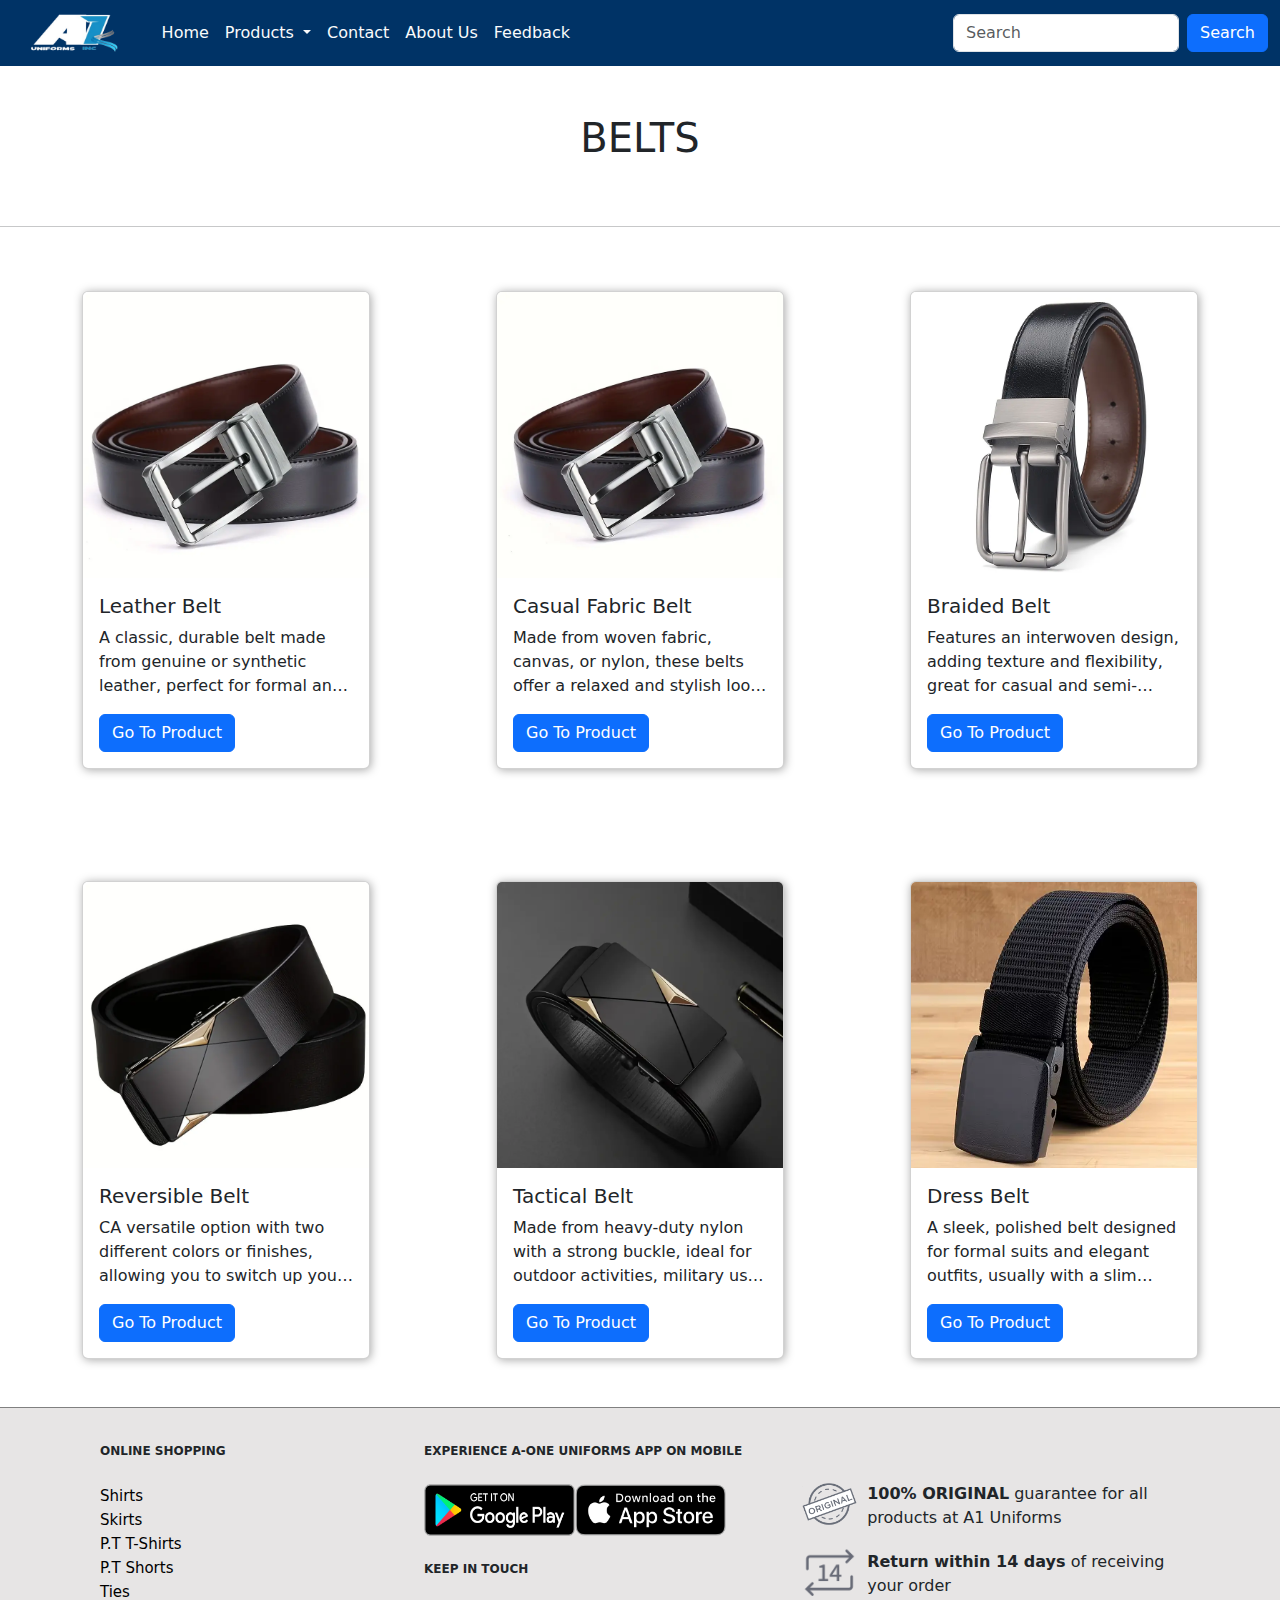
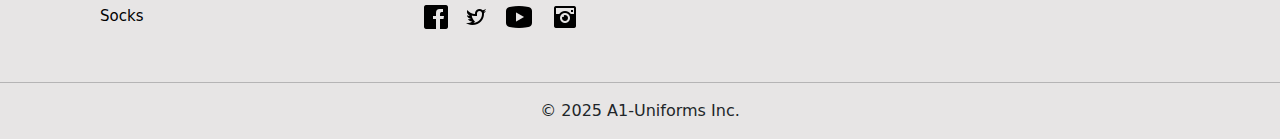
<file: product_belts.html>
<!DOCTYPE html>
<html lang="en">
<head>
    <meta charset="UTF-8">
    <meta name="viewport" content="width=device-width, initial-scale=1.0">
    <title>A1</title>
    <link rel="stylesheet" href="https://cdn.jsdelivr.net/npm/bootstrap@5.3.3/dist/css/bootstrap.min.css">
    <link rel="stylesheet" href="style.css">
</head>
<body>
  <header>
    <!-- Navbar start -->
    <nav class="navbar navbar-expand-lg">
        <div class="container-fluid">
        <a class="navbar-brand main_logo text-center" href="index.html"><img src="images/main logo/1.png" alt=""></a>
        <button class="navbar-toggler" type="button" data-bs-toggle="collapse" data-bs-target="#navbarSupportedContent" aria-controls="navbarSupportedContent" aria-expanded="false" aria-label="Toggle navigation">
            <span class="navbar-toggler-icon"></span>
        </button>
        <div class="collapse navbar-collapse" id="navbarSupportedContent">
            <ul class="navbar-nav me-auto mb-2 mb-lg-0">
            <li class="nav-item">
                <a class="nav-link" aria-current="page" href="index.html">Home</a>
            </li>
            <li class="nav-item dropdown">
                <a class="nav-link dropdown-toggle" href="#" role="button" data-bs-toggle="dropdown" aria-expanded="false">
                    Products
                </a>
                <ul class="dropdown-menu">
                    <li><a class="dropdown-item" href="product_shirt.html">Shirts</a></li>
                    <li><a class="dropdown-item" href="product_skirt.html">Skirts</a></li>
                    <li><a class="dropdown-item" href="product_frock.html">Frocks</a></li>
                    <li><a class="dropdown-item" href="product_ptt-shirts.html">P.T T-Shirts</a></li>
                    <li><a class="dropdown-item" href="product_ptshorts.html">P.T Shorts</a></li>
                    <li><a class="dropdown-item" href="product_pttrackpants.html">P.T Track Pants</a></li>
                    <li><a class="dropdown-item" href="product_belts.html">Belts</a></li>
                    <li><a class="dropdown-item" href="product_ties.html">Ties</a></li>
                    <li><a class="dropdown-item" href="product_logos.html">Logos</a></li>
                    <li><a class="dropdown-item" href="product_socks.html">Socks</a></li>
                </ul>
            </li>
            <li class="nav-item">
                <a class="nav-link" href="contact.html">Contact</a>
            </li>
            <li class="nav-item">
              <a class="nav-link" href="About Us.html">About Us</a>
          </li>
            <li class="nav-item">
              <a class="nav-link" href="feedback.html">Feedback</a>
          </li>
            </ul>
            <form class="d-flex" role="search">
            <input class="form-control me-2" type="search" placeholder="Search" aria-label="Search">
            <button class="btn btn-primary" type="submit">Search</button>
            </form>
        </div>
        </div>
    </nav>
    <!-- Navbar end -->
  </header>

      <main>      
        <h1 class="text-center py-5">BELTS</h1>
        <hr>
        <div class="container d-flex justify-content-between flex-wrap gap-3">
          <div class="card my-5 prod-card" style="width: 18rem;">

            <!-- change image in src -->
            <img src="images/Belts/b1.jpg" class="card-img-top" alt="...">
            <div class="card-body">

              <!-- change in h5 tag and p tag -->
              <h5 class="card-title">Leather Belt</h5>
              <p class="card-text">A classic, durable belt made from genuine or synthetic leather, perfect for formal and business attire.</p>

              <!-- change the link in href in a tag -->
              <a type="button" class="btn btn-primary" data-bs-toggle="modal" data-bs-target="#Belt1">
                Go To Product
              </a>
            </div>
          </div>
          <div class="card my-5 prod-card" style="width: 18rem;">
            <img src="images/Belts/b2.jpg" class="card-img-top" alt="...">
            <div class="card-body">
              <h5 class="card-title">Casual Fabric Belt</h5>
              <p class="card-text">Made from woven fabric, canvas, or nylon, these belts offer a relaxed and stylish look for everyday outfits.</p>
              <a type="button" class="btn btn-primary" data-bs-toggle="modal" data-bs-target="#Belt2">
                Go To Product
              </a>
            </div>
          </div>
          <div class="card my-5 prod-card" style="width: 18rem;">
            <img src="images/Belts/b3.jpg" class="card-img-top" alt="...">
            <div class="card-body">
              <h5 class="card-title">Braided Belt</h5>
              <p class="card-text">Features an interwoven design, adding texture and flexibility, great for casual and semi-formal wear.</p>
              <a type="button" class="btn btn-primary" data-bs-toggle="modal" data-bs-target="#Belt3">
                Go To Product
              </a>
            </div>
          </div>
          <div class="card my-5 prod-card" style="width: 18rem;">
            <img src="images/Belts/b4.jpg" class="card-img-top" alt="...">
            <div class="card-body">
              <h5 class="card-title">Reversible Belt</h5>
              <p class="card-text">CA versatile option with two different colors or finishes, allowing you to switch up your style effortlessly.</p>
              <a type="button" class="btn btn-primary" data-bs-toggle="modal" data-bs-target="#Belt4">
                Go To Product
              </a>
            </div>
          </div>
          <div class="card my-5 prod-card" style="width: 18rem;">
            <img src="images/Belts/b5.jpg" class="card-img-top" alt="...">
            <div class="card-body">
              <h5 class="card-title">Tactical Belt</h5>
              <p class="card-text">Made from heavy-duty nylon with a strong buckle, ideal for outdoor activities, military use, or rugged workwear.</p>
              <a type="button" class="btn btn-primary" data-bs-toggle="modal" data-bs-target="#Belt5">
                Go To Product
              </a>
            </div>
          </div>
          <div class="card my-5 prod-card" style="width: 18rem;">
            <img src="images/Belts/b6.jpg" class="card-img-top" alt="...">
            <div class="card-body">
              <h5 class="card-title">Dress Belt</h5>
              <p class="card-text">A sleek, polished belt designed for formal suits and elegant outfits, usually with a slim profile and a refined buckle.</p>
              <a type="button" class="btn btn-primary" data-bs-toggle="modal" data-bs-target="#Belt6">
                Go To Product
              </a>
            </div>
          </div>

<!-- Modal 1 -->
          <div class="modal fade" id="Belt1" tabindex="-1" aria-labelledby="exampleModalLabel" aria-hidden="true">
            <div class="modal-dialog">
              <div class="modal-content">
                <div class="modal-header">
                  <h1 class="modal-title fs-5" id="exampleModalLabel">Leather Belt</h1>
                  <button type="button" class="btn-close" data-bs-dismiss="modal" aria-label="Close"></button>
                </div>
                <div class="modal-body">
                  <div class="container">
                    <div class="product_image">
                        <img src="images/Belts/b1.jpg" alt="">
                    </div>
                    <div class="detail m-3">
                        <h2>Leather Belt</h2>
                        <p>A classic, durable belt made from genuine or synthetic leather, perfect for formal and business attire.</p>
                        <div><b>Rating:</b><br> 
                            <svg xmlns="http://www.w3.org/2000/svg" width="16" height="16" fill="currentColor" class="bi bi-star-fill" viewBox="0 0 16 16">
                            <path d="M3.612 15.443c-.386.198-.824-.149-.746-.592l.83-4.73L.173 6.765c-.329-.314-.158-.888.283-.95l4.898-.696L7.538.792c.197-.39.73-.39.927 0l2.184 4.327 4.898.696c.441.062.612.636.282.95l-3.522 3.356.83 4.73c.078.443-.36.79-.746.592L8 13.187l-4.389 2.256z"/>
                          </svg>
                          <svg xmlns="http://www.w3.org/2000/svg" width="16" height="16" fill="currentColor" class="bi bi-star-fill" viewBox="0 0 16 16">
                            <path d="M3.612 15.443c-.386.198-.824-.149-.746-.592l.83-4.73L.173 6.765c-.329-.314-.158-.888.283-.95l4.898-.696L7.538.792c.197-.39.73-.39.927 0l2.184 4.327 4.898.696c.441.062.612.636.282.95l-3.522 3.356.83 4.73c.078.443-.36.79-.746.592L8 13.187l-4.389 2.256z"/>
                          </svg>
                          <svg xmlns="http://www.w3.org/2000/svg" width="16" height="16" fill="currentColor" class="bi bi-star-fill" viewBox="0 0 16 16">
                            <path d="M3.612 15.443c-.386.198-.824-.149-.746-.592l.83-4.73L.173 6.765c-.329-.314-.158-.888.283-.95l4.898-.696L7.538.792c.197-.39.73-.39.927 0l2.184 4.327 4.898.696c.441.062.612.636.282.95l-3.522 3.356.83 4.73c.078.443-.36.79-.746.592L8 13.187l-4.389 2.256z"/>
                          </svg>
                          <svg xmlns="http://www.w3.org/2000/svg" width="16" height="16" fill="currentColor" class="bi bi-star-fill" viewBox="0 0 16 16">
                            <path d="M3.612 15.443c-.386.198-.824-.149-.746-.592l.83-4.73L.173 6.765c-.329-.314-.158-.888.283-.95l4.898-.696L7.538.792c.197-.39.73-.39.927 0l2.184 4.327 4.898.696c.441.062.612.636.282.95l-3.522 3.356.83 4.73c.078.443-.36.79-.746.592L8 13.187l-4.389 2.256z"/>
                          </svg>
                          <svg xmlns="http://www.w3.org/2000/svg" width="16" height="16" fill="currentColor" class="bi bi-star-half" viewBox="0 0 16 16">
                            <path d="M5.354 5.119 7.538.792A.52.52 0 0 1 8 .5c.183 0 .366.097.465.292l2.184 4.327 4.898.696A.54.54 0 0 1 16 6.32a.55.55 0 0 1-.17.445l-3.523 3.356.83 4.73c.078.443-.36.79-.746.592L8 13.187l-4.389 2.256a.5.5 0 0 1-.146.05c-.342.06-.668-.254-.6-.642l.83-4.73L.173 6.765a.55.55 0 0 1-.172-.403.6.6 0 0 1 .085-.302.51.51 0 0 1 .37-.245zM8 12.027a.5.5 0 0 1 .232.056l3.686 1.894-.694-3.957a.56.56 0 0 1 .162-.505l2.907-2.77-4.052-.576a.53.53 0 0 1-.393-.288L8.001 2.223 8 2.226z"/>
                          </svg>
                          4.5/5 <br>
                        </div>
                    </div>
                  </div>
                </div>
                <div class="modal-footer">
                  <button type="button" class="btn btn-secondary" data-bs-dismiss="modal">Close</button>
                  <button type="button" class="btn btn-primary add-to-cart-btn">Add To Cart</button>
                </div>
              </div>
            </div>
          </div>
          <div class="modal fade" id="Belt2" tabindex="-1" aria-labelledby="exampleModalLabel" aria-hidden="true">
            <div class="modal-dialog">
              <div class="modal-content">
                <div class="modal-header">
                  <h1 class="modal-title fs-5" id="exampleModalLabel">Casual Fabric Belt</h1>
                  <button type="button" class="btn-close" data-bs-dismiss="modal" aria-label="Close"></button>
                </div>
                <div class="modal-body">
                  <div class="container">
                    <div class="product_image">
                        <img src="images/Belts/b2.jpg" alt="">
                    </div>
                    <div class="detail m-3">
                        <h2>Casual Fabric Belt</h2>
                        <p>Made from woven fabric, canvas, or nylon, these belts offer a relaxed and stylish look for everyday outfits.</p>
                        <div><b>Rating:</b><br> 
                            <svg xmlns="http://www.w3.org/2000/svg" width="16" height="16" fill="currentColor" class="bi bi-star-fill" viewBox="0 0 16 16">
                            <path d="M3.612 15.443c-.386.198-.824-.149-.746-.592l.83-4.73L.173 6.765c-.329-.314-.158-.888.283-.95l4.898-.696L7.538.792c.197-.39.73-.39.927 0l2.184 4.327 4.898.696c.441.062.612.636.282.95l-3.522 3.356.83 4.73c.078.443-.36.79-.746.592L8 13.187l-4.389 2.256z"/>
                          </svg>
                          <svg xmlns="http://www.w3.org/2000/svg" width="16" height="16" fill="currentColor" class="bi bi-star-fill" viewBox="0 0 16 16">
                            <path d="M3.612 15.443c-.386.198-.824-.149-.746-.592l.83-4.73L.173 6.765c-.329-.314-.158-.888.283-.95l4.898-.696L7.538.792c.197-.39.73-.39.927 0l2.184 4.327 4.898.696c.441.062.612.636.282.95l-3.522 3.356.83 4.73c.078.443-.36.79-.746.592L8 13.187l-4.389 2.256z"/>
                          </svg>
                          <svg xmlns="http://www.w3.org/2000/svg" width="16" height="16" fill="currentColor" class="bi bi-star-fill" viewBox="0 0 16 16">
                            <path d="M3.612 15.443c-.386.198-.824-.149-.746-.592l.83-4.73L.173 6.765c-.329-.314-.158-.888.283-.95l4.898-.696L7.538.792c.197-.39.73-.39.927 0l2.184 4.327 4.898.696c.441.062.612.636.282.95l-3.522 3.356.83 4.73c.078.443-.36.79-.746.592L8 13.187l-4.389 2.256z"/>
                          </svg>
                          <svg xmlns="http://www.w3.org/2000/svg" width="16" height="16" fill="currentColor" class="bi bi-star-fill" viewBox="0 0 16 16">
                            <path d="M3.612 15.443c-.386.198-.824-.149-.746-.592l.83-4.73L.173 6.765c-.329-.314-.158-.888.283-.95l4.898-.696L7.538.792c.197-.39.73-.39.927 0l2.184 4.327 4.898.696c.441.062.612.636.282.95l-3.522 3.356.83 4.73c.078.443-.36.79-.746.592L8 13.187l-4.389 2.256z"/>
                          </svg>
                          <svg xmlns="http://www.w3.org/2000/svg" width="16" height="16" fill="currentColor" class="bi bi-star-half" viewBox="0 0 16 16">
                            <path d="M5.354 5.119 7.538.792A.52.52 0 0 1 8 .5c.183 0 .366.097.465.292l2.184 4.327 4.898.696A.54.54 0 0 1 16 6.32a.55.55 0 0 1-.17.445l-3.523 3.356.83 4.73c.078.443-.36.79-.746.592L8 13.187l-4.389 2.256a.5.5 0 0 1-.146.05c-.342.06-.668-.254-.6-.642l.83-4.73L.173 6.765a.55.55 0 0 1-.172-.403.6.6 0 0 1 .085-.302.51.51 0 0 1 .37-.245zM8 12.027a.5.5 0 0 1 .232.056l3.686 1.894-.694-3.957a.56.56 0 0 1 .162-.505l2.907-2.77-4.052-.576a.53.53 0 0 1-.393-.288L8.001 2.223 8 2.226z"/>
                          </svg>
                          4.5/5 <br>
                        </div>
                    </div>
                  </div>
                </div>
                <div class="modal-footer">
                  <button type="button" class="btn btn-secondary" data-bs-dismiss="modal">Close</button>
                  <button type="button" class="btn btn-primary add-to-cart-btn">Add To Cart</button>
                </div>
              </div>
            </div>
          </div>
          <div class="modal fade" id="Belt3" tabindex="-1" aria-labelledby="exampleModalLabel" aria-hidden="true">
            <div class="modal-dialog">
              <div class="modal-content">
                <div class="modal-header">
                  <h1 class="modal-title fs-5" id="exampleModalLabel">Braided Belt</h1>
                  <button type="button" class="btn-close" data-bs-dismiss="modal" aria-label="Close"></button>
                </div>
                <div class="modal-body">
                  <div class="container">
                    <div class="product_image">
                        <img src="images/Belts/b3.jpg" alt="">
                    </div>
                    <div class="detail m-3">
                        <h2>Braided Belt</h2>
                        <p>Features an interwoven design, adding texture and flexibility, great for casual and semi-formal wear.</p>
                        <div><b>Rating:</b><br> 
                            <svg xmlns="http://www.w3.org/2000/svg" width="16" height="16" fill="currentColor" class="bi bi-star-fill" viewBox="0 0 16 16">
                            <path d="M3.612 15.443c-.386.198-.824-.149-.746-.592l.83-4.73L.173 6.765c-.329-.314-.158-.888.283-.95l4.898-.696L7.538.792c.197-.39.73-.39.927 0l2.184 4.327 4.898.696c.441.062.612.636.282.95l-3.522 3.356.83 4.73c.078.443-.36.79-.746.592L8 13.187l-4.389 2.256z"/>
                          </svg>
                          <svg xmlns="http://www.w3.org/2000/svg" width="16" height="16" fill="currentColor" class="bi bi-star-fill" viewBox="0 0 16 16">
                            <path d="M3.612 15.443c-.386.198-.824-.149-.746-.592l.83-4.73L.173 6.765c-.329-.314-.158-.888.283-.95l4.898-.696L7.538.792c.197-.39.73-.39.927 0l2.184 4.327 4.898.696c.441.062.612.636.282.95l-3.522 3.356.83 4.73c.078.443-.36.79-.746.592L8 13.187l-4.389 2.256z"/>
                          </svg>
                          <svg xmlns="http://www.w3.org/2000/svg" width="16" height="16" fill="currentColor" class="bi bi-star-fill" viewBox="0 0 16 16">
                            <path d="M3.612 15.443c-.386.198-.824-.149-.746-.592l.83-4.73L.173 6.765c-.329-.314-.158-.888.283-.95l4.898-.696L7.538.792c.197-.39.73-.39.927 0l2.184 4.327 4.898.696c.441.062.612.636.282.95l-3.522 3.356.83 4.73c.078.443-.36.79-.746.592L8 13.187l-4.389 2.256z"/>
                          </svg>
                          <svg xmlns="http://www.w3.org/2000/svg" width="16" height="16" fill="currentColor" class="bi bi-star-fill" viewBox="0 0 16 16">
                            <path d="M3.612 15.443c-.386.198-.824-.149-.746-.592l.83-4.73L.173 6.765c-.329-.314-.158-.888.283-.95l4.898-.696L7.538.792c.197-.39.73-.39.927 0l2.184 4.327 4.898.696c.441.062.612.636.282.95l-3.522 3.356.83 4.73c.078.443-.36.79-.746.592L8 13.187l-4.389 2.256z"/>
                          </svg>
                          <svg xmlns="http://www.w3.org/2000/svg" width="16" height="16" fill="currentColor" class="bi bi-star-half" viewBox="0 0 16 16">
                            <path d="M5.354 5.119 7.538.792A.52.52 0 0 1 8 .5c.183 0 .366.097.465.292l2.184 4.327 4.898.696A.54.54 0 0 1 16 6.32a.55.55 0 0 1-.17.445l-3.523 3.356.83 4.73c.078.443-.36.79-.746.592L8 13.187l-4.389 2.256a.5.5 0 0 1-.146.05c-.342.06-.668-.254-.6-.642l.83-4.73L.173 6.765a.55.55 0 0 1-.172-.403.6.6 0 0 1 .085-.302.51.51 0 0 1 .37-.245zM8 12.027a.5.5 0 0 1 .232.056l3.686 1.894-.694-3.957a.56.56 0 0 1 .162-.505l2.907-2.77-4.052-.576a.53.53 0 0 1-.393-.288L8.001 2.223 8 2.226z"/>
                          </svg>
                          4.5/5 <br>
                        </div>
                    </div>
                  </div>
                </div>
                <div class="modal-footer">
                  <button type="button" class="btn btn-secondary" data-bs-dismiss="modal">Close</button>
                  <button type="button" class="btn btn-primary add-to-cart-btn">Add To Cart</button>
                </div>
              </div>
            </div>
          </div>
          <div class="modal fade" id="Belt4" tabindex="-1" aria-labelledby="exampleModalLabel" aria-hidden="true">
            <div class="modal-dialog">
              <div class="modal-content">
                <div class="modal-header">
                  <h1 class="modal-title fs-5" id="exampleModalLabel">Reversible Belt</h1>
                  <button type="button" class="btn-close" data-bs-dismiss="modal" aria-label="Close"></button>
                </div>
                <div class="modal-body">
                  <div class="container">
                    <div class="product_image">
                        <img src="images/Belts/b4.jpg" alt="">
                    </div>
                    <div class="detail m-3">
                        <h2>Reversible Belt</h2>
                        <p>A versatile option with two different colors or finishes, allowing you to switch up your style effortlessly.</p>
                        <div><b>Rating:</b><br> 
                            <svg xmlns="http://www.w3.org/2000/svg" width="16" height="16" fill="currentColor" class="bi bi-star-fill" viewBox="0 0 16 16">
                            <path d="M3.612 15.443c-.386.198-.824-.149-.746-.592l.83-4.73L.173 6.765c-.329-.314-.158-.888.283-.95l4.898-.696L7.538.792c.197-.39.73-.39.927 0l2.184 4.327 4.898.696c.441.062.612.636.282.95l-3.522 3.356.83 4.73c.078.443-.36.79-.746.592L8 13.187l-4.389 2.256z"/>
                          </svg>
                          <svg xmlns="http://www.w3.org/2000/svg" width="16" height="16" fill="currentColor" class="bi bi-star-fill" viewBox="0 0 16 16">
                            <path d="M3.612 15.443c-.386.198-.824-.149-.746-.592l.83-4.73L.173 6.765c-.329-.314-.158-.888.283-.95l4.898-.696L7.538.792c.197-.39.73-.39.927 0l2.184 4.327 4.898.696c.441.062.612.636.282.95l-3.522 3.356.83 4.73c.078.443-.36.79-.746.592L8 13.187l-4.389 2.256z"/>
                          </svg>
                          <svg xmlns="http://www.w3.org/2000/svg" width="16" height="16" fill="currentColor" class="bi bi-star-fill" viewBox="0 0 16 16">
                            <path d="M3.612 15.443c-.386.198-.824-.149-.746-.592l.83-4.73L.173 6.765c-.329-.314-.158-.888.283-.95l4.898-.696L7.538.792c.197-.39.73-.39.927 0l2.184 4.327 4.898.696c.441.062.612.636.282.95l-3.522 3.356.83 4.73c.078.443-.36.79-.746.592L8 13.187l-4.389 2.256z"/>
                          </svg>
                          <svg xmlns="http://www.w3.org/2000/svg" width="16" height="16" fill="currentColor" class="bi bi-star-fill" viewBox="0 0 16 16">
                            <path d="M3.612 15.443c-.386.198-.824-.149-.746-.592l.83-4.73L.173 6.765c-.329-.314-.158-.888.283-.95l4.898-.696L7.538.792c.197-.39.73-.39.927 0l2.184 4.327 4.898.696c.441.062.612.636.282.95l-3.522 3.356.83 4.73c.078.443-.36.79-.746.592L8 13.187l-4.389 2.256z"/>
                          </svg>
                          <svg xmlns="http://www.w3.org/2000/svg" width="16" height="16" fill="currentColor" class="bi bi-star-half" viewBox="0 0 16 16">
                            <path d="M5.354 5.119 7.538.792A.52.52 0 0 1 8 .5c.183 0 .366.097.465.292l2.184 4.327 4.898.696A.54.54 0 0 1 16 6.32a.55.55 0 0 1-.17.445l-3.523 3.356.83 4.73c.078.443-.36.79-.746.592L8 13.187l-4.389 2.256a.5.5 0 0 1-.146.05c-.342.06-.668-.254-.6-.642l.83-4.73L.173 6.765a.55.55 0 0 1-.172-.403.6.6 0 0 1 .085-.302.51.51 0 0 1 .37-.245zM8 12.027a.5.5 0 0 1 .232.056l3.686 1.894-.694-3.957a.56.56 0 0 1 .162-.505l2.907-2.77-4.052-.576a.53.53 0 0 1-.393-.288L8.001 2.223 8 2.226z"/>
                          </svg>
                          4.5/5 <br>
                        </div>
                    </div>
                  </div>
                </div>
                <div class="modal-footer">
                  <button type="button" class="btn btn-secondary" data-bs-dismiss="modal">Close</button>
                  <button type="button" class="btn btn-primary add-to-cart-btn">Add To Cart</button>
                </div>
              </div>
            </div>
          </div>
          <div class="modal fade" id="Belt5" tabindex="-1" aria-labelledby="exampleModalLabel" aria-hidden="true">
            <div class="modal-dialog">
              <div class="modal-content">
                <div class="modal-header">
                  <h1 class="modal-title fs-5" id="exampleModalLabel">Tactical Belt</h1>
                  <button type="button" class="btn-close" data-bs-dismiss="modal" aria-label="Close"></button>
                </div>
                <div class="modal-body">
                  <div class="container">
                    <div class="product_image">
                        <img src="images/Belts/b5.jpg" alt="">
                    </div>
                    <div class="detail m-3">
                        <h2>Tactical Belt</h2>
                        <p>Made from heavy-duty nylon with a strong buckle, ideal for outdoor activities, military use, or rugged workwear.</p>
                        <div><b>Rating:</b><br> 
                            <svg xmlns="http://www.w3.org/2000/svg" width="16" height="16" fill="currentColor" class="bi bi-star-fill" viewBox="0 0 16 16">
                            <path d="M3.612 15.443c-.386.198-.824-.149-.746-.592l.83-4.73L.173 6.765c-.329-.314-.158-.888.283-.95l4.898-.696L7.538.792c.197-.39.73-.39.927 0l2.184 4.327 4.898.696c.441.062.612.636.282.95l-3.522 3.356.83 4.73c.078.443-.36.79-.746.592L8 13.187l-4.389 2.256z"/>
                          </svg>
                          <svg xmlns="http://www.w3.org/2000/svg" width="16" height="16" fill="currentColor" class="bi bi-star-fill" viewBox="0 0 16 16">
                            <path d="M3.612 15.443c-.386.198-.824-.149-.746-.592l.83-4.73L.173 6.765c-.329-.314-.158-.888.283-.95l4.898-.696L7.538.792c.197-.39.73-.39.927 0l2.184 4.327 4.898.696c.441.062.612.636.282.95l-3.522 3.356.83 4.73c.078.443-.36.79-.746.592L8 13.187l-4.389 2.256z"/>
                          </svg>
                          <svg xmlns="http://www.w3.org/2000/svg" width="16" height="16" fill="currentColor" class="bi bi-star-fill" viewBox="0 0 16 16">
                            <path d="M3.612 15.443c-.386.198-.824-.149-.746-.592l.83-4.73L.173 6.765c-.329-.314-.158-.888.283-.95l4.898-.696L7.538.792c.197-.39.73-.39.927 0l2.184 4.327 4.898.696c.441.062.612.636.282.95l-3.522 3.356.83 4.73c.078.443-.36.79-.746.592L8 13.187l-4.389 2.256z"/>
                          </svg>
                          <svg xmlns="http://www.w3.org/2000/svg" width="16" height="16" fill="currentColor" class="bi bi-star-fill" viewBox="0 0 16 16">
                            <path d="M3.612 15.443c-.386.198-.824-.149-.746-.592l.83-4.73L.173 6.765c-.329-.314-.158-.888.283-.95l4.898-.696L7.538.792c.197-.39.73-.39.927 0l2.184 4.327 4.898.696c.441.062.612.636.282.95l-3.522 3.356.83 4.73c.078.443-.36.79-.746.592L8 13.187l-4.389 2.256z"/>
                          </svg>
                          <svg xmlns="http://www.w3.org/2000/svg" width="16" height="16" fill="currentColor" class="bi bi-star-half" viewBox="0 0 16 16">
                            <path d="M5.354 5.119 7.538.792A.52.52 0 0 1 8 .5c.183 0 .366.097.465.292l2.184 4.327 4.898.696A.54.54 0 0 1 16 6.32a.55.55 0 0 1-.17.445l-3.523 3.356.83 4.73c.078.443-.36.79-.746.592L8 13.187l-4.389 2.256a.5.5 0 0 1-.146.05c-.342.06-.668-.254-.6-.642l.83-4.73L.173 6.765a.55.55 0 0 1-.172-.403.6.6 0 0 1 .085-.302.51.51 0 0 1 .37-.245zM8 12.027a.5.5 0 0 1 .232.056l3.686 1.894-.694-3.957a.56.56 0 0 1 .162-.505l2.907-2.77-4.052-.576a.53.53 0 0 1-.393-.288L8.001 2.223 8 2.226z"/>
                          </svg>
                          4.5/5 <br>
                        </div>
                    </div>
                  </div>
                </div>
                <div class="modal-footer">
                  <button type="button" class="btn btn-secondary" data-bs-dismiss="modal">Close</button>
                  <button type="button" class="btn btn-primary add-to-cart-btn">Add To Cart</button>
                </div>
              </div>
            </div>
          </div>
          <div class="modal fade" id="Belt6" tabindex="-1" aria-labelledby="exampleModalLabel" aria-hidden="true">
            <div class="modal-dialog">
              <div class="modal-content">
                <div class="modal-header">
                  <h1 class="modal-title fs-5" id="exampleModalLabel">Dress Belt</h1>
                  <button type="button" class="btn-close" data-bs-dismiss="modal" aria-label="Close"></button>
                </div>
                <div class="modal-body">
                  <div class="container">
                    <div class="product_image">
                        <img src="images/Belts/b6.jpg" alt="">
                    </div>
                    <div class="detail m-3">
                        <h2>Dress Belt</h2>
                        <p>A sleek, polished belt designed for formal suits and elegant outfits, usually with a slim profile and a refined buckle.</p>
                        <div><b>Rating:</b><br> 
                            <svg xmlns="http://www.w3.org/2000/svg" width="16" height="16" fill="currentColor" class="bi bi-star-fill" viewBox="0 0 16 16">
                            <path d="M3.612 15.443c-.386.198-.824-.149-.746-.592l.83-4.73L.173 6.765c-.329-.314-.158-.888.283-.95l4.898-.696L7.538.792c.197-.39.73-.39.927 0l2.184 4.327 4.898.696c.441.062.612.636.282.95l-3.522 3.356.83 4.73c.078.443-.36.79-.746.592L8 13.187l-4.389 2.256z"/>
                          </svg>
                          <svg xmlns="http://www.w3.org/2000/svg" width="16" height="16" fill="currentColor" class="bi bi-star-fill" viewBox="0 0 16 16">
                            <path d="M3.612 15.443c-.386.198-.824-.149-.746-.592l.83-4.73L.173 6.765c-.329-.314-.158-.888.283-.95l4.898-.696L7.538.792c.197-.39.73-.39.927 0l2.184 4.327 4.898.696c.441.062.612.636.282.95l-3.522 3.356.83 4.73c.078.443-.36.79-.746.592L8 13.187l-4.389 2.256z"/>
                          </svg>
                          <svg xmlns="http://www.w3.org/2000/svg" width="16" height="16" fill="currentColor" class="bi bi-star-fill" viewBox="0 0 16 16">
                            <path d="M3.612 15.443c-.386.198-.824-.149-.746-.592l.83-4.73L.173 6.765c-.329-.314-.158-.888.283-.95l4.898-.696L7.538.792c.197-.39.73-.39.927 0l2.184 4.327 4.898.696c.441.062.612.636.282.95l-3.522 3.356.83 4.73c.078.443-.36.79-.746.592L8 13.187l-4.389 2.256z"/>
                          </svg>
                          <svg xmlns="http://www.w3.org/2000/svg" width="16" height="16" fill="currentColor" class="bi bi-star-fill" viewBox="0 0 16 16">
                            <path d="M3.612 15.443c-.386.198-.824-.149-.746-.592l.83-4.73L.173 6.765c-.329-.314-.158-.888.283-.95l4.898-.696L7.538.792c.197-.39.73-.39.927 0l2.184 4.327 4.898.696c.441.062.612.636.282.95l-3.522 3.356.83 4.73c.078.443-.36.79-.746.592L8 13.187l-4.389 2.256z"/>
                          </svg>
                          <svg xmlns="http://www.w3.org/2000/svg" width="16" height="16" fill="currentColor" class="bi bi-star-half" viewBox="0 0 16 16">
                            <path d="M5.354 5.119 7.538.792A.52.52 0 0 1 8 .5c.183 0 .366.097.465.292l2.184 4.327 4.898.696A.54.54 0 0 1 16 6.32a.55.55 0 0 1-.17.445l-3.523 3.356.83 4.73c.078.443-.36.79-.746.592L8 13.187l-4.389 2.256a.5.5 0 0 1-.146.05c-.342.06-.668-.254-.6-.642l.83-4.73L.173 6.765a.55.55 0 0 1-.172-.403.6.6 0 0 1 .085-.302.51.51 0 0 1 .37-.245zM8 12.027a.5.5 0 0 1 .232.056l3.686 1.894-.694-3.957a.56.56 0 0 1 .162-.505l2.907-2.77-4.052-.576a.53.53 0 0 1-.393-.288L8.001 2.223 8 2.226z"/>
                          </svg>
                          4.5/5 <br>
                        </div>
                    </div>
                  </div>
                </div>
                <div class="modal-footer">
                  <button type="button" class="btn btn-secondary" data-bs-dismiss="modal">Close</button>
                  <button type="button" class="btn btn-primary add-to-cart-btn">Add To Cart</button>
                </div>
              </div>
            </div>
          </div>

        </div>
    </main>

    <footer>
      <div class="upper d-flex">
          <div class="shoplinks">
              <p class="heads py-4"><b>ONLINE SHOPPING</b></p>
              <ul class="footer_links">
                  <li><a href="product_shirt.html" class="f_links">Shirts</a></li>
                  <li><a href="product_skirt.html" class="f_links">Skirts</a></li>
                  <li><a href="product_ptt-shirts.html" class="f_links">P.T T-Shirts</a></li>
                  <li><a href="product_ptshorts.html" class="f_links">P.T Shorts</a></li>
                  <li><a href="product_ties.html" class="f_links">Ties</a></li>
                  <li><a href="product_socks.html" class="f_links">Socks</a></li>
              </ul>
          </div>
          <div class="experience">
              <p class="heads py-4"><b>EXPERIENCE A-ONE UNIFORMS APP ON MOBILE</b></p>
              <div class="gplay d-flex">
                  <img src="images/Footer/Google play.png" alt="">
                  <img src="images/Footer/Iphone store.png" alt="">
              </div>
              <p class="heads social py-4"><b>KEEP IN TOUCH</b></p>
              <div class="s_icons d-flex align-items-center gap-3">
                  <img src="images/Footer/fb.png" alt="">
                  <img src="images/Footer/twitter.png" alt="">
                  <img src="images/Footer/youtube.png" alt="">
                  <img src="images/Footer/insta.png" alt="">
              </div>
          </div>
          <div class="guarantee my-5">
              <div class="section1 d-flex my-3 justify-content-between align-items-center">
                  <div class="f_icon">
                      <img src="images/Footer/original.png" alt="">
                  </div>
                  <div class="guarantee_para">
                      <strong>100% ORIGINAL</strong> guarantee for all products at A1 Uniforms
                  </div>
              </div>
              <div class="section1 d-flex my-3 justify-content-between align-items-center">
                  <div class="f_icon">
                      <img src="images/Footer/g2.png" alt="">
                  </div>
                  <div class="guarantee_para">
                      <strong>Return within 14 days</strong> of receiving your order
                  </div>
              </div>
          </div>
      </div>
      <hr>
      <p class="text-center pb-3 m-0">© 2025 A1-Uniforms Inc.</p>
  </footer>
    <script src="https://cdn.jsdelivr.net/npm/bootstrap@5.0.2/dist/js/bootstrap.bundle.min.js"></script>
    <script>
      // Event delegation to handle all modals' Add To Cart buttons
      document.body.addEventListener("click", function(event) {
          if (event.target && event.target.classList.contains("add-to-cart-btn")) {
              let button = event.target;
              button.innerText = "Added";
              button.classList.remove("btn-primary");
              button.classList.add("btn-success");
              button.disabled = true;
          }
      });
  </script>
</body>
</html>
</file>
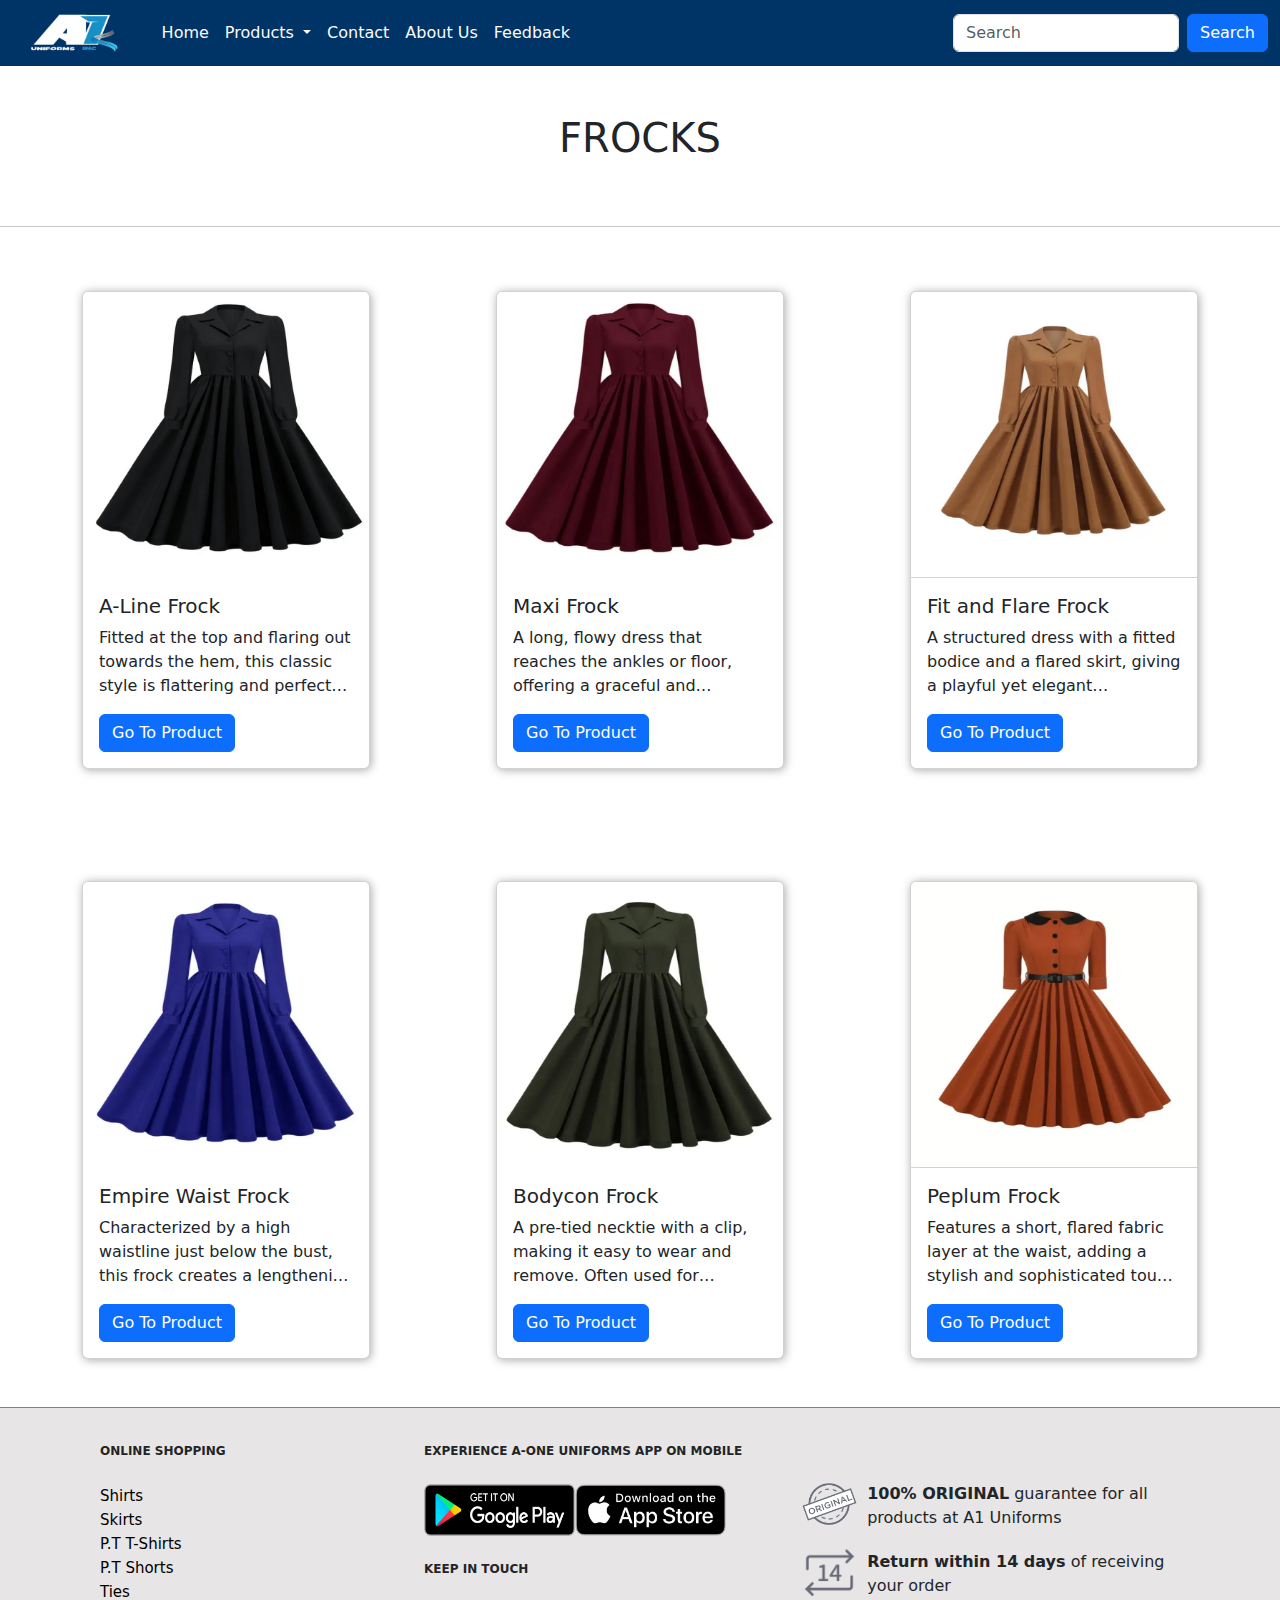
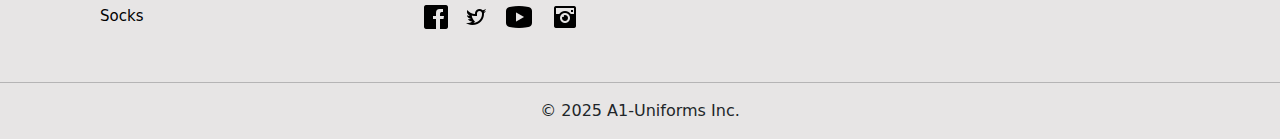
<file: product_frock.html>
<!DOCTYPE html>
<html lang="en">
<head>
    <meta charset="UTF-8">
    <meta name="viewport" content="width=device-width, initial-scale=1.0">
    <title>A1</title>
    <link rel="stylesheet" href="https://cdn.jsdelivr.net/npm/bootstrap@5.3.3/dist/css/bootstrap.min.css">
    <link rel="stylesheet" href="style.css">
</head>
<body>
  <header>
    <!-- Navbar start -->
    <nav class="navbar navbar-expand-lg">
        <div class="container-fluid">
        <a class="navbar-brand main_logo text-center" href="index.html"><img src="images/main logo/1.png" alt=""></a>
        <button class="navbar-toggler" type="button" data-bs-toggle="collapse" data-bs-target="#navbarSupportedContent" aria-controls="navbarSupportedContent" aria-expanded="false" aria-label="Toggle navigation">
            <span class="navbar-toggler-icon"></span>
        </button>
        <div class="collapse navbar-collapse" id="navbarSupportedContent">
            <ul class="navbar-nav me-auto mb-2 mb-lg-0">
            <li class="nav-item">
                <a class="nav-link" aria-current="page" href="index.html">Home</a>
            </li>
            <li class="nav-item dropdown">
                <a class="nav-link dropdown-toggle" href="#" role="button" data-bs-toggle="dropdown" aria-expanded="false">
                    Products
                </a>
                <ul class="dropdown-menu">
                    <li><a class="dropdown-item" href="product_shirt.html">Shirts</a></li>
                    <li><a class="dropdown-item" href="product_skirt.html">Skirts</a></li>
                    <li><a class="dropdown-item" href="product_frock.html">Frocks</a></li>
                    <li><a class="dropdown-item" href="product_ptt-shirts.html">P.T T-Shirts</a></li>
                    <li><a class="dropdown-item" href="product_ptshorts.html">P.T Shorts</a></li>
                    <li><a class="dropdown-item" href="product_pttrackpants.html">P.T Track Pants</a></li>
                    <li><a class="dropdown-item" href="product_belts.html">Belts</a></li>
                    <li><a class="dropdown-item" href="product_ties.html">Ties</a></li>
                    <li><a class="dropdown-item" href="product_logos.html">Logos</a></li>
                    <li><a class="dropdown-item" href="product_socks.html">Socks</a></li>
                </ul>
            </li>
            <li class="nav-item">
                <a class="nav-link" href="contact.html">Contact</a>
            </li>
            <li class="nav-item">
              <a class="nav-link" href="About Us.html">About Us</a>
          </li>
            <li class="nav-item">
              <a class="nav-link" href="feedback.html">Feedback</a>
          </li>
            </ul>
            <form class="d-flex" role="search">
            <input class="form-control me-2" type="search" placeholder="Search" aria-label="Search">
            <button class="btn btn-primary" type="submit">Search</button>
            </form>
        </div>
        </div>
    </nav>
    <!-- Navbar end -->
  </header>

      <main>      
        <h1 class="text-center py-5">FROCKS</h1>
        <hr>
        <div class="container d-flex justify-content-between flex-wrap gap-3">
          <div class="card my-5 prod-card" style="width: 18rem;">

            <!-- change image in src -->
            <img src="images/Frocks/f1.png" class="card-img-top" alt="...">
            <div class="card-body">

              <!-- change in h5 tag and p tag -->
              <h5 class="card-title">A-Line Frock</h5>
              <p class="card-text">Fitted at the top and flaring out towards the hem, this classic style is flattering and perfect for casual and semi-formal occasions.</p>

              <!-- change the link in href in a tag -->
              <a type="button" class="btn btn-primary" data-bs-toggle="modal" data-bs-target="#Frock1">
                Go To Product
              </a>
            </div>
          </div>
          <div class="card my-5 prod-card" style="width: 18rem;">
            <img src="images/Frocks/f2.png" class="card-img-top" alt="...">
            <div class="card-body">
              <h5 class="card-title">Maxi Frock </h5>
              <p class="card-text">A long, flowy dress that reaches the ankles or floor, offering a graceful and comfortable look, ideal for both casual outings and special events.</p>
              <a type="button" class="btn btn-primary" data-bs-toggle="modal" data-bs-target="#Frock2">
                Go To Product
              </a>
            </div>
          </div>
          <div class="card my-5 prod-card" style="width: 18rem;">
            <img src="images/Frocks/f3.png" class="card-img-top" alt="...">
            <div class="card-body">
              <h5 class="card-title">Fit and Flare Frock</h5>
              <p class="card-text">A structured dress with a fitted bodice and a flared skirt, giving a playful yet elegant appearance, great for parties and formal wear.</p>
              <a type="button" class="btn btn-primary" data-bs-toggle="modal" data-bs-target="#Frock3">
                Go To Product
              </a>
            </div>
          </div>
          <div class="card my-5 prod-card" style="width: 18rem;">
            <img src="images/Frocks/f4.png" class="card-img-top" alt="...">
            <div class="card-body">
              <h5 class="card-title">Empire Waist Frock</h5>
              <p class="card-text">Characterized by a high waistline just below the bust, this frock creates a lengthening effect, making it a popular choice for maternity and evening dresses.</p>
              <a type="button" class="btn btn-primary" data-bs-toggle="modal" data-bs-target="#Frock4">
                Go To Product
              </a>
            </div>
          </div>
          <div class="card my-5 prod-card" style="width: 18rem;">
            <img src="images/Frocks/f5.png" class="card-img-top" alt="...">
            <div class="card-body">
              <h5 class="card-title">Bodycon Frock</h5>
              <p class="card-text">A pre-tied necktie with a clip, making it easy to wear and remove. Often used for convenience in professional or uniform settings.</p>
              <a type="button" class="btn btn-primary" data-bs-toggle="modal" data-bs-target="#Frock5">
                Go To Product
              </a>
            </div>
          </div>
          <div class="card my-5 prod-card" style="width: 18rem;">
            <img src="images/Frocks/f6.png" class="card-img-top" alt="...">
            <div class="card-body">
              <h5 class="card-title">Peplum Frock</h5>
              <p class="card-text">Features a short, flared fabric layer at the waist, adding a stylish and sophisticated touch to the outfit, great for formal and office wear.</p>
              <a type="button" class="btn btn-primary" data-bs-toggle="modal" data-bs-target="#Frock6">
                Go To Product
              </a>
            </div>
          </div>

<!-- Modal 1 -->
          <div class="modal fade" id="Frock1" tabindex="-1" aria-labelledby="exampleModalLabel" aria-hidden="true">
            <div class="modal-dialog">
              <div class="modal-content">
                <div class="modal-header">
                  <h1 class="modal-title fs-5" id="exampleModalLabel">A-Line Frock</h1>
                  <button type="button" class="btn-close" data-bs-dismiss="modal" aria-label="Close"></button>
                </div>
                <div class="modal-body">
                  <div class="container">
                    <div class="product_image">
                        <img src="images/Frocks/f1.png" alt="">
                    </div>
                    <div class="detail m-3">
                        <h2>A-Line Frock</h2>
                        <p>Fitted at the top and flaring out towards the hem, this classic style is flattering and perfect for casual and semi-formal occasions.</p>
                        <div><b>Rating:</b><br> 
                            <svg xmlns="http://www.w3.org/2000/svg" width="16" height="16" fill="currentColor" class="bi bi-star-fill" viewBox="0 0 16 16">
                            <path d="M3.612 15.443c-.386.198-.824-.149-.746-.592l.83-4.73L.173 6.765c-.329-.314-.158-.888.283-.95l4.898-.696L7.538.792c.197-.39.73-.39.927 0l2.184 4.327 4.898.696c.441.062.612.636.282.95l-3.522 3.356.83 4.73c.078.443-.36.79-.746.592L8 13.187l-4.389 2.256z"/>
                          </svg>
                          <svg xmlns="http://www.w3.org/2000/svg" width="16" height="16" fill="currentColor" class="bi bi-star-fill" viewBox="0 0 16 16">
                            <path d="M3.612 15.443c-.386.198-.824-.149-.746-.592l.83-4.73L.173 6.765c-.329-.314-.158-.888.283-.95l4.898-.696L7.538.792c.197-.39.73-.39.927 0l2.184 4.327 4.898.696c.441.062.612.636.282.95l-3.522 3.356.83 4.73c.078.443-.36.79-.746.592L8 13.187l-4.389 2.256z"/>
                          </svg>
                          <svg xmlns="http://www.w3.org/2000/svg" width="16" height="16" fill="currentColor" class="bi bi-star-fill" viewBox="0 0 16 16">
                            <path d="M3.612 15.443c-.386.198-.824-.149-.746-.592l.83-4.73L.173 6.765c-.329-.314-.158-.888.283-.95l4.898-.696L7.538.792c.197-.39.73-.39.927 0l2.184 4.327 4.898.696c.441.062.612.636.282.95l-3.522 3.356.83 4.73c.078.443-.36.79-.746.592L8 13.187l-4.389 2.256z"/>
                          </svg>
                          <svg xmlns="http://www.w3.org/2000/svg" width="16" height="16" fill="currentColor" class="bi bi-star-fill" viewBox="0 0 16 16">
                            <path d="M3.612 15.443c-.386.198-.824-.149-.746-.592l.83-4.73L.173 6.765c-.329-.314-.158-.888.283-.95l4.898-.696L7.538.792c.197-.39.73-.39.927 0l2.184 4.327 4.898.696c.441.062.612.636.282.95l-3.522 3.356.83 4.73c.078.443-.36.79-.746.592L8 13.187l-4.389 2.256z"/>
                          </svg>
                          <svg xmlns="http://www.w3.org/2000/svg" width="16" height="16" fill="currentColor" class="bi bi-star-half" viewBox="0 0 16 16">
                            <path d="M5.354 5.119 7.538.792A.52.52 0 0 1 8 .5c.183 0 .366.097.465.292l2.184 4.327 4.898.696A.54.54 0 0 1 16 6.32a.55.55 0 0 1-.17.445l-3.523 3.356.83 4.73c.078.443-.36.79-.746.592L8 13.187l-4.389 2.256a.5.5 0 0 1-.146.05c-.342.06-.668-.254-.6-.642l.83-4.73L.173 6.765a.55.55 0 0 1-.172-.403.6.6 0 0 1 .085-.302.51.51 0 0 1 .37-.245zM8 12.027a.5.5 0 0 1 .232.056l3.686 1.894-.694-3.957a.56.56 0 0 1 .162-.505l2.907-2.77-4.052-.576a.53.53 0 0 1-.393-.288L8.001 2.223 8 2.226z"/>
                          </svg>
                          4.5/5 <br>
                        </div>
                    </div>
                  </div>
                </div>
                <div class="modal-footer">
                  <button type="button" class="btn btn-secondary" data-bs-dismiss="modal">Close</button>
                  <button type="button" class="btn btn-primary add-to-cart-btn">Add To Cart</button>
                </div>
              </div>
            </div>
          </div>
          <div class="modal fade" id="Frock2" tabindex="-1" aria-labelledby="exampleModalLabel" aria-hidden="true">
            <div class="modal-dialog">
              <div class="modal-content">
                <div class="modal-header">
                  <h1 class="modal-title fs-5" id="exampleModalLabel">Maxi Frock </h1>
                  <button type="button" class="btn-close" data-bs-dismiss="modal" aria-label="Close"></button>
                </div>
                <div class="modal-body">
                  <div class="container">
                    <div class="product_image">
                        <img src="images/Frocks/f2.png" alt="">
                    </div>
                    <div class="detail m-3">
                        <h2>Maxi Frock </h2>
                        <p>A long, flowy dress that reaches the ankles or floor, offering a graceful and comfortable look, ideal for both casual outings and special events.</p>
                        <div><b>Rating:</b><br> 
                            <svg xmlns="http://www.w3.org/2000/svg" width="16" height="16" fill="currentColor" class="bi bi-star-fill" viewBox="0 0 16 16">
                            <path d="M3.612 15.443c-.386.198-.824-.149-.746-.592l.83-4.73L.173 6.765c-.329-.314-.158-.888.283-.95l4.898-.696L7.538.792c.197-.39.73-.39.927 0l2.184 4.327 4.898.696c.441.062.612.636.282.95l-3.522 3.356.83 4.73c.078.443-.36.79-.746.592L8 13.187l-4.389 2.256z"/>
                          </svg>
                          <svg xmlns="http://www.w3.org/2000/svg" width="16" height="16" fill="currentColor" class="bi bi-star-fill" viewBox="0 0 16 16">
                            <path d="M3.612 15.443c-.386.198-.824-.149-.746-.592l.83-4.73L.173 6.765c-.329-.314-.158-.888.283-.95l4.898-.696L7.538.792c.197-.39.73-.39.927 0l2.184 4.327 4.898.696c.441.062.612.636.282.95l-3.522 3.356.83 4.73c.078.443-.36.79-.746.592L8 13.187l-4.389 2.256z"/>
                          </svg>
                          <svg xmlns="http://www.w3.org/2000/svg" width="16" height="16" fill="currentColor" class="bi bi-star-fill" viewBox="0 0 16 16">
                            <path d="M3.612 15.443c-.386.198-.824-.149-.746-.592l.83-4.73L.173 6.765c-.329-.314-.158-.888.283-.95l4.898-.696L7.538.792c.197-.39.73-.39.927 0l2.184 4.327 4.898.696c.441.062.612.636.282.95l-3.522 3.356.83 4.73c.078.443-.36.79-.746.592L8 13.187l-4.389 2.256z"/>
                          </svg>
                          <svg xmlns="http://www.w3.org/2000/svg" width="16" height="16" fill="currentColor" class="bi bi-star-fill" viewBox="0 0 16 16">
                            <path d="M3.612 15.443c-.386.198-.824-.149-.746-.592l.83-4.73L.173 6.765c-.329-.314-.158-.888.283-.95l4.898-.696L7.538.792c.197-.39.73-.39.927 0l2.184 4.327 4.898.696c.441.062.612.636.282.95l-3.522 3.356.83 4.73c.078.443-.36.79-.746.592L8 13.187l-4.389 2.256z"/>
                          </svg>
                          <svg xmlns="http://www.w3.org/2000/svg" width="16" height="16" fill="currentColor" class="bi bi-star-half" viewBox="0 0 16 16">
                            <path d="M5.354 5.119 7.538.792A.52.52 0 0 1 8 .5c.183 0 .366.097.465.292l2.184 4.327 4.898.696A.54.54 0 0 1 16 6.32a.55.55 0 0 1-.17.445l-3.523 3.356.83 4.73c.078.443-.36.79-.746.592L8 13.187l-4.389 2.256a.5.5 0 0 1-.146.05c-.342.06-.668-.254-.6-.642l.83-4.73L.173 6.765a.55.55 0 0 1-.172-.403.6.6 0 0 1 .085-.302.51.51 0 0 1 .37-.245zM8 12.027a.5.5 0 0 1 .232.056l3.686 1.894-.694-3.957a.56.56 0 0 1 .162-.505l2.907-2.77-4.052-.576a.53.53 0 0 1-.393-.288L8.001 2.223 8 2.226z"/>
                          </svg>
                          4.5/5 <br>
                        </div>
                    </div>
                  </div>
                </div>
                <div class="modal-footer">
                  <button type="button" class="btn btn-secondary" data-bs-dismiss="modal">Close</button>
                  <button type="button" class="btn btn-primary add-to-cart-btn">Add To Cart</button>
                </div>
              </div>
            </div>
          </div>
          <div class="modal fade" id="Frock3" tabindex="-1" aria-labelledby="exampleModalLabel" aria-hidden="true">
            <div class="modal-dialog">
              <div class="modal-content">
                <div class="modal-header">
                  <h1 class="modal-title fs-5" id="exampleModalLabel">Fit and Flare Frock</h1>
                  <button type="button" class="btn-close" data-bs-dismiss="modal" aria-label="Close"></button>
                </div>
                <div class="modal-body">
                  <div class="container">
                    <div class="product_image">
                        <img src="images/Frocks/f3.png" alt="">
                    </div>
                    <div class="detail m-3">
                        <h2>Fit and Flare Frock</h2>
                        <p>A structured dress with a fitted bodice and a flared skirt, giving a playful yet elegant appearance, great for parties and formal wear.</p>
                        <div><b>Rating:</b><br> 
                            <svg xmlns="http://www.w3.org/2000/svg" width="16" height="16" fill="currentColor" class="bi bi-star-fill" viewBox="0 0 16 16">
                            <path d="M3.612 15.443c-.386.198-.824-.149-.746-.592l.83-4.73L.173 6.765c-.329-.314-.158-.888.283-.95l4.898-.696L7.538.792c.197-.39.73-.39.927 0l2.184 4.327 4.898.696c.441.062.612.636.282.95l-3.522 3.356.83 4.73c.078.443-.36.79-.746.592L8 13.187l-4.389 2.256z"/>
                          </svg>
                          <svg xmlns="http://www.w3.org/2000/svg" width="16" height="16" fill="currentColor" class="bi bi-star-fill" viewBox="0 0 16 16">
                            <path d="M3.612 15.443c-.386.198-.824-.149-.746-.592l.83-4.73L.173 6.765c-.329-.314-.158-.888.283-.95l4.898-.696L7.538.792c.197-.39.73-.39.927 0l2.184 4.327 4.898.696c.441.062.612.636.282.95l-3.522 3.356.83 4.73c.078.443-.36.79-.746.592L8 13.187l-4.389 2.256z"/>
                          </svg>
                          <svg xmlns="http://www.w3.org/2000/svg" width="16" height="16" fill="currentColor" class="bi bi-star-fill" viewBox="0 0 16 16">
                            <path d="M3.612 15.443c-.386.198-.824-.149-.746-.592l.83-4.73L.173 6.765c-.329-.314-.158-.888.283-.95l4.898-.696L7.538.792c.197-.39.73-.39.927 0l2.184 4.327 4.898.696c.441.062.612.636.282.95l-3.522 3.356.83 4.73c.078.443-.36.79-.746.592L8 13.187l-4.389 2.256z"/>
                          </svg>
                          <svg xmlns="http://www.w3.org/2000/svg" width="16" height="16" fill="currentColor" class="bi bi-star-fill" viewBox="0 0 16 16">
                            <path d="M3.612 15.443c-.386.198-.824-.149-.746-.592l.83-4.73L.173 6.765c-.329-.314-.158-.888.283-.95l4.898-.696L7.538.792c.197-.39.73-.39.927 0l2.184 4.327 4.898.696c.441.062.612.636.282.95l-3.522 3.356.83 4.73c.078.443-.36.79-.746.592L8 13.187l-4.389 2.256z"/>
                          </svg>
                          <svg xmlns="http://www.w3.org/2000/svg" width="16" height="16" fill="currentColor" class="bi bi-star-half" viewBox="0 0 16 16">
                            <path d="M5.354 5.119 7.538.792A.52.52 0 0 1 8 .5c.183 0 .366.097.465.292l2.184 4.327 4.898.696A.54.54 0 0 1 16 6.32a.55.55 0 0 1-.17.445l-3.523 3.356.83 4.73c.078.443-.36.79-.746.592L8 13.187l-4.389 2.256a.5.5 0 0 1-.146.05c-.342.06-.668-.254-.6-.642l.83-4.73L.173 6.765a.55.55 0 0 1-.172-.403.6.6 0 0 1 .085-.302.51.51 0 0 1 .37-.245zM8 12.027a.5.5 0 0 1 .232.056l3.686 1.894-.694-3.957a.56.56 0 0 1 .162-.505l2.907-2.77-4.052-.576a.53.53 0 0 1-.393-.288L8.001 2.223 8 2.226z"/>
                          </svg>
                          4.5/5 <br>
                        </div>
                    </div>
                  </div>
                </div>
                <div class="modal-footer">
                  <button type="button" class="btn btn-secondary" data-bs-dismiss="modal">Close</button>
                  <button type="button" class="btn btn-primary add-to-cart-btn">Add To Cart</button>
                </div>
              </div>
            </div>
          </div>
          <div class="modal fade" id="Frock4" tabindex="-1" aria-labelledby="exampleModalLabel" aria-hidden="true">
            <div class="modal-dialog">
              <div class="modal-content">
                <div class="modal-header">
                  <h1 class="modal-title fs-5" id="exampleModalLabel">Empire Waist Frock</h1>
                  <button type="button" class="btn-close" data-bs-dismiss="modal" aria-label="Close"></button>
                </div>
                <div class="modal-body">
                  <div class="container">
                    <div class="product_image">
                        <img src="images/Frocks/f4.png" alt="">
                    </div>
                    <div class="detail m-3">
                        <h2>Empire Waist Frock</h2>
                        <p>Characterized by a high waistline just below the bust, this frock creates a lengthening effect, making it a popular choice for maternity and evening dresses.</p>
                        <div><b>Rating:</b><br> 
                            <svg xmlns="http://www.w3.org/2000/svg" width="16" height="16" fill="currentColor" class="bi bi-star-fill" viewBox="0 0 16 16">
                            <path d="M3.612 15.443c-.386.198-.824-.149-.746-.592l.83-4.73L.173 6.765c-.329-.314-.158-.888.283-.95l4.898-.696L7.538.792c.197-.39.73-.39.927 0l2.184 4.327 4.898.696c.441.062.612.636.282.95l-3.522 3.356.83 4.73c.078.443-.36.79-.746.592L8 13.187l-4.389 2.256z"/>
                          </svg>
                          <svg xmlns="http://www.w3.org/2000/svg" width="16" height="16" fill="currentColor" class="bi bi-star-fill" viewBox="0 0 16 16">
                            <path d="M3.612 15.443c-.386.198-.824-.149-.746-.592l.83-4.73L.173 6.765c-.329-.314-.158-.888.283-.95l4.898-.696L7.538.792c.197-.39.73-.39.927 0l2.184 4.327 4.898.696c.441.062.612.636.282.95l-3.522 3.356.83 4.73c.078.443-.36.79-.746.592L8 13.187l-4.389 2.256z"/>
                          </svg>
                          <svg xmlns="http://www.w3.org/2000/svg" width="16" height="16" fill="currentColor" class="bi bi-star-fill" viewBox="0 0 16 16">
                            <path d="M3.612 15.443c-.386.198-.824-.149-.746-.592l.83-4.73L.173 6.765c-.329-.314-.158-.888.283-.95l4.898-.696L7.538.792c.197-.39.73-.39.927 0l2.184 4.327 4.898.696c.441.062.612.636.282.95l-3.522 3.356.83 4.73c.078.443-.36.79-.746.592L8 13.187l-4.389 2.256z"/>
                          </svg>
                          <svg xmlns="http://www.w3.org/2000/svg" width="16" height="16" fill="currentColor" class="bi bi-star-fill" viewBox="0 0 16 16">
                            <path d="M3.612 15.443c-.386.198-.824-.149-.746-.592l.83-4.73L.173 6.765c-.329-.314-.158-.888.283-.95l4.898-.696L7.538.792c.197-.39.73-.39.927 0l2.184 4.327 4.898.696c.441.062.612.636.282.95l-3.522 3.356.83 4.73c.078.443-.36.79-.746.592L8 13.187l-4.389 2.256z"/>
                          </svg>
                          <svg xmlns="http://www.w3.org/2000/svg" width="16" height="16" fill="currentColor" class="bi bi-star-half" viewBox="0 0 16 16">
                            <path d="M5.354 5.119 7.538.792A.52.52 0 0 1 8 .5c.183 0 .366.097.465.292l2.184 4.327 4.898.696A.54.54 0 0 1 16 6.32a.55.55 0 0 1-.17.445l-3.523 3.356.83 4.73c.078.443-.36.79-.746.592L8 13.187l-4.389 2.256a.5.5 0 0 1-.146.05c-.342.06-.668-.254-.6-.642l.83-4.73L.173 6.765a.55.55 0 0 1-.172-.403.6.6 0 0 1 .085-.302.51.51 0 0 1 .37-.245zM8 12.027a.5.5 0 0 1 .232.056l3.686 1.894-.694-3.957a.56.56 0 0 1 .162-.505l2.907-2.77-4.052-.576a.53.53 0 0 1-.393-.288L8.001 2.223 8 2.226z"/>
                          </svg>
                          4.5/5 <br>
                        </div>
                    </div>
                  </div>
                </div>
                <div class="modal-footer">
                  <button type="button" class="btn btn-secondary" data-bs-dismiss="modal">Close</button>
                  <button type="button" class="btn btn-primary add-to-cart-btn">Add To Cart</button>
                </div>
              </div>
            </div>
          </div>
          <div class="modal fade" id="Frock5" tabindex="-1" aria-labelledby="exampleModalLabel" aria-hidden="true">
            <div class="modal-dialog">
              <div class="modal-content">
                <div class="modal-header">
                  <h1 class="modal-title fs-5" id="exampleModalLabel">Bodycon Frock</h1>
                  <button type="button" class="btn-close" data-bs-dismiss="modal" aria-label="Close"></button>
                </div>
                <div class="modal-body">
                  <div class="container">
                    <div class="product_image">
                        <img src="images/Frocks/f5.png" alt="">
                    </div>
                    <div class="detail m-3">
                        <h2>Bodycon Frock</h2>
                        <p>A figure-hugging dress that accentuates curves, often made from stretchy material, making it perfect for night outs and special occasions.</p>
                        <div><b>Rating:</b><br> 
                            <svg xmlns="http://www.w3.org/2000/svg" width="16" height="16" fill="currentColor" class="bi bi-star-fill" viewBox="0 0 16 16">
                            <path d="M3.612 15.443c-.386.198-.824-.149-.746-.592l.83-4.73L.173 6.765c-.329-.314-.158-.888.283-.95l4.898-.696L7.538.792c.197-.39.73-.39.927 0l2.184 4.327 4.898.696c.441.062.612.636.282.95l-3.522 3.356.83 4.73c.078.443-.36.79-.746.592L8 13.187l-4.389 2.256z"/>
                          </svg>
                          <svg xmlns="http://www.w3.org/2000/svg" width="16" height="16" fill="currentColor" class="bi bi-star-fill" viewBox="0 0 16 16">
                            <path d="M3.612 15.443c-.386.198-.824-.149-.746-.592l.83-4.73L.173 6.765c-.329-.314-.158-.888.283-.95l4.898-.696L7.538.792c.197-.39.73-.39.927 0l2.184 4.327 4.898.696c.441.062.612.636.282.95l-3.522 3.356.83 4.73c.078.443-.36.79-.746.592L8 13.187l-4.389 2.256z"/>
                          </svg>
                          <svg xmlns="http://www.w3.org/2000/svg" width="16" height="16" fill="currentColor" class="bi bi-star-fill" viewBox="0 0 16 16">
                            <path d="M3.612 15.443c-.386.198-.824-.149-.746-.592l.83-4.73L.173 6.765c-.329-.314-.158-.888.283-.95l4.898-.696L7.538.792c.197-.39.73-.39.927 0l2.184 4.327 4.898.696c.441.062.612.636.282.95l-3.522 3.356.83 4.73c.078.443-.36.79-.746.592L8 13.187l-4.389 2.256z"/>
                          </svg>
                          <svg xmlns="http://www.w3.org/2000/svg" width="16" height="16" fill="currentColor" class="bi bi-star-fill" viewBox="0 0 16 16">
                            <path d="M3.612 15.443c-.386.198-.824-.149-.746-.592l.83-4.73L.173 6.765c-.329-.314-.158-.888.283-.95l4.898-.696L7.538.792c.197-.39.73-.39.927 0l2.184 4.327 4.898.696c.441.062.612.636.282.95l-3.522 3.356.83 4.73c.078.443-.36.79-.746.592L8 13.187l-4.389 2.256z"/>
                          </svg>
                          <svg xmlns="http://www.w3.org/2000/svg" width="16" height="16" fill="currentColor" class="bi bi-star-half" viewBox="0 0 16 16">
                            <path d="M5.354 5.119 7.538.792A.52.52 0 0 1 8 .5c.183 0 .366.097.465.292l2.184 4.327 4.898.696A.54.54 0 0 1 16 6.32a.55.55 0 0 1-.17.445l-3.523 3.356.83 4.73c.078.443-.36.79-.746.592L8 13.187l-4.389 2.256a.5.5 0 0 1-.146.05c-.342.06-.668-.254-.6-.642l.83-4.73L.173 6.765a.55.55 0 0 1-.172-.403.6.6 0 0 1 .085-.302.51.51 0 0 1 .37-.245zM8 12.027a.5.5 0 0 1 .232.056l3.686 1.894-.694-3.957a.56.56 0 0 1 .162-.505l2.907-2.77-4.052-.576a.53.53 0 0 1-.393-.288L8.001 2.223 8 2.226z"/>
                          </svg>
                          4.5/5 <br>
                        </div>
                    </div>
                  </div>
                </div>
                <div class="modal-footer">
                  <button type="button" class="btn btn-secondary" data-bs-dismiss="modal">Close</button>
                  <button type="button" class="btn btn-primary add-to-cart-btn">Add To Cart</button>
                </div>
              </div>
            </div>
          </div>
          <div class="modal fade" id="Frock6" tabindex="-1" aria-labelledby="exampleModalLabel" aria-hidden="true">
            <div class="modal-dialog">
              <div class="modal-content">
                <div class="modal-header">
                  <h1 class="modal-title fs-5" id="exampleModalLabel">Peplum Frock</h1>
                  <button type="button" class="btn-close" data-bs-dismiss="modal" aria-label="Close"></button>
                </div>
                <div class="modal-body">
                  <div class="container">
                    <div class="product_image">
                        <img src="images/Frocks/f6.png" alt="">
                    </div>
                    <div class="detail m-3">
                        <h2>Peplum Frock</h2>
                        <p>Features a short, flared fabric layer at the waist, adding a stylish and sophisticated touch to the outfit, great for formal and office wear.</p>
                        <div><b>Rating:</b><br> 
                            <svg xmlns="http://www.w3.org/2000/svg" width="16" height="16" fill="currentColor" class="bi bi-star-fill" viewBox="0 0 16 16">
                            <path d="M3.612 15.443c-.386.198-.824-.149-.746-.592l.83-4.73L.173 6.765c-.329-.314-.158-.888.283-.95l4.898-.696L7.538.792c.197-.39.73-.39.927 0l2.184 4.327 4.898.696c.441.062.612.636.282.95l-3.522 3.356.83 4.73c.078.443-.36.79-.746.592L8 13.187l-4.389 2.256z"/>
                          </svg>
                          <svg xmlns="http://www.w3.org/2000/svg" width="16" height="16" fill="currentColor" class="bi bi-star-fill" viewBox="0 0 16 16">
                            <path d="M3.612 15.443c-.386.198-.824-.149-.746-.592l.83-4.73L.173 6.765c-.329-.314-.158-.888.283-.95l4.898-.696L7.538.792c.197-.39.73-.39.927 0l2.184 4.327 4.898.696c.441.062.612.636.282.95l-3.522 3.356.83 4.73c.078.443-.36.79-.746.592L8 13.187l-4.389 2.256z"/>
                          </svg>
                          <svg xmlns="http://www.w3.org/2000/svg" width="16" height="16" fill="currentColor" class="bi bi-star-fill" viewBox="0 0 16 16">
                            <path d="M3.612 15.443c-.386.198-.824-.149-.746-.592l.83-4.73L.173 6.765c-.329-.314-.158-.888.283-.95l4.898-.696L7.538.792c.197-.39.73-.39.927 0l2.184 4.327 4.898.696c.441.062.612.636.282.95l-3.522 3.356.83 4.73c.078.443-.36.79-.746.592L8 13.187l-4.389 2.256z"/>
                          </svg>
                          <svg xmlns="http://www.w3.org/2000/svg" width="16" height="16" fill="currentColor" class="bi bi-star-fill" viewBox="0 0 16 16">
                            <path d="M3.612 15.443c-.386.198-.824-.149-.746-.592l.83-4.73L.173 6.765c-.329-.314-.158-.888.283-.95l4.898-.696L7.538.792c.197-.39.73-.39.927 0l2.184 4.327 4.898.696c.441.062.612.636.282.95l-3.522 3.356.83 4.73c.078.443-.36.79-.746.592L8 13.187l-4.389 2.256z"/>
                          </svg>
                          <svg xmlns="http://www.w3.org/2000/svg" width="16" height="16" fill="currentColor" class="bi bi-star-half" viewBox="0 0 16 16">
                            <path d="M5.354 5.119 7.538.792A.52.52 0 0 1 8 .5c.183 0 .366.097.465.292l2.184 4.327 4.898.696A.54.54 0 0 1 16 6.32a.55.55 0 0 1-.17.445l-3.523 3.356.83 4.73c.078.443-.36.79-.746.592L8 13.187l-4.389 2.256a.5.5 0 0 1-.146.05c-.342.06-.668-.254-.6-.642l.83-4.73L.173 6.765a.55.55 0 0 1-.172-.403.6.6 0 0 1 .085-.302.51.51 0 0 1 .37-.245zM8 12.027a.5.5 0 0 1 .232.056l3.686 1.894-.694-3.957a.56.56 0 0 1 .162-.505l2.907-2.77-4.052-.576a.53.53 0 0 1-.393-.288L8.001 2.223 8 2.226z"/>
                          </svg>
                          4.5/5 <br>
                        </div>
                    </div>
                  </div>
                </div>
                <div class="modal-footer">
                  <button type="button" class="btn btn-secondary" data-bs-dismiss="modal">Close</button>
                  <button type="button" class="btn btn-primary add-to-cart-btn">Add To Cart</button>
                </div>
              </div>
            </div>
          </div>

        </div>
    </main>

    <footer>
      <div class="upper d-flex">
          <div class="shoplinks">
              <p class="heads py-4"><b>ONLINE SHOPPING</b></p>
              <ul class="footer_links">
                  <li><a href="product_shirt.html" class="f_links">Shirts</a></li>
                  <li><a href="product_skirt.html" class="f_links">Skirts</a></li>
                  <li><a href="product_ptt-shirts.html" class="f_links">P.T T-Shirts</a></li>
                  <li><a href="product_ptshorts.html" class="f_links">P.T Shorts</a></li>
                  <li><a href="product_ties.html" class="f_links">Ties</a></li>
                  <li><a href="product_socks.html" class="f_links">Socks</a></li>
              </ul>
          </div>
          <div class="experience">
              <p class="heads py-4"><b>EXPERIENCE A-ONE UNIFORMS APP ON MOBILE</b></p>
              <div class="gplay d-flex">
                  <img src="images/Footer/Google play.png" alt="">
                  <img src="images/Footer/Iphone store.png" alt="">
              </div>
              <p class="heads social py-4"><b>KEEP IN TOUCH</b></p>
              <div class="s_icons d-flex align-items-center gap-3">
                  <img src="images/Footer/fb.png" alt="">
                  <img src="images/Footer/twitter.png" alt="">
                  <img src="images/Footer/youtube.png" alt="">
                  <img src="images/Footer/insta.png" alt="">
              </div>
          </div>
          <div class="guarantee my-5">
              <div class="section1 d-flex my-3 justify-content-between align-items-center">
                  <div class="f_icon">
                      <img src="images/Footer/original.png" alt="">
                  </div>
                  <div class="guarantee_para">
                      <strong>100% ORIGINAL</strong> guarantee for all products at A1 Uniforms
                  </div>
              </div>
              <div class="section1 d-flex my-3 justify-content-between align-items-center">
                  <div class="f_icon">
                      <img src="images/Footer/g2.png" alt="">
                  </div>
                  <div class="guarantee_para">
                      <strong>Return within 14 days</strong> of receiving your order
                  </div>
              </div>
          </div>
      </div>
      <hr>
      <p class="text-center pb-3 m-0">© 2025 A1-Uniforms Inc.</p>
  </footer>
    <script src="https://cdn.jsdelivr.net/npm/bootstrap@5.0.2/dist/js/bootstrap.bundle.min.js"></script>
    <script>
      // Event delegation to handle all modals' Add To Cart buttons
      document.body.addEventListener("click", function(event) {
          if (event.target && event.target.classList.contains("add-to-cart-btn")) {
              let button = event.target;
              button.innerText = "Added";
              button.classList.remove("btn-primary");
              button.classList.add("btn-success");
              button.disabled = true;
          }
      });
  </script>
</body>
</html>
</file>
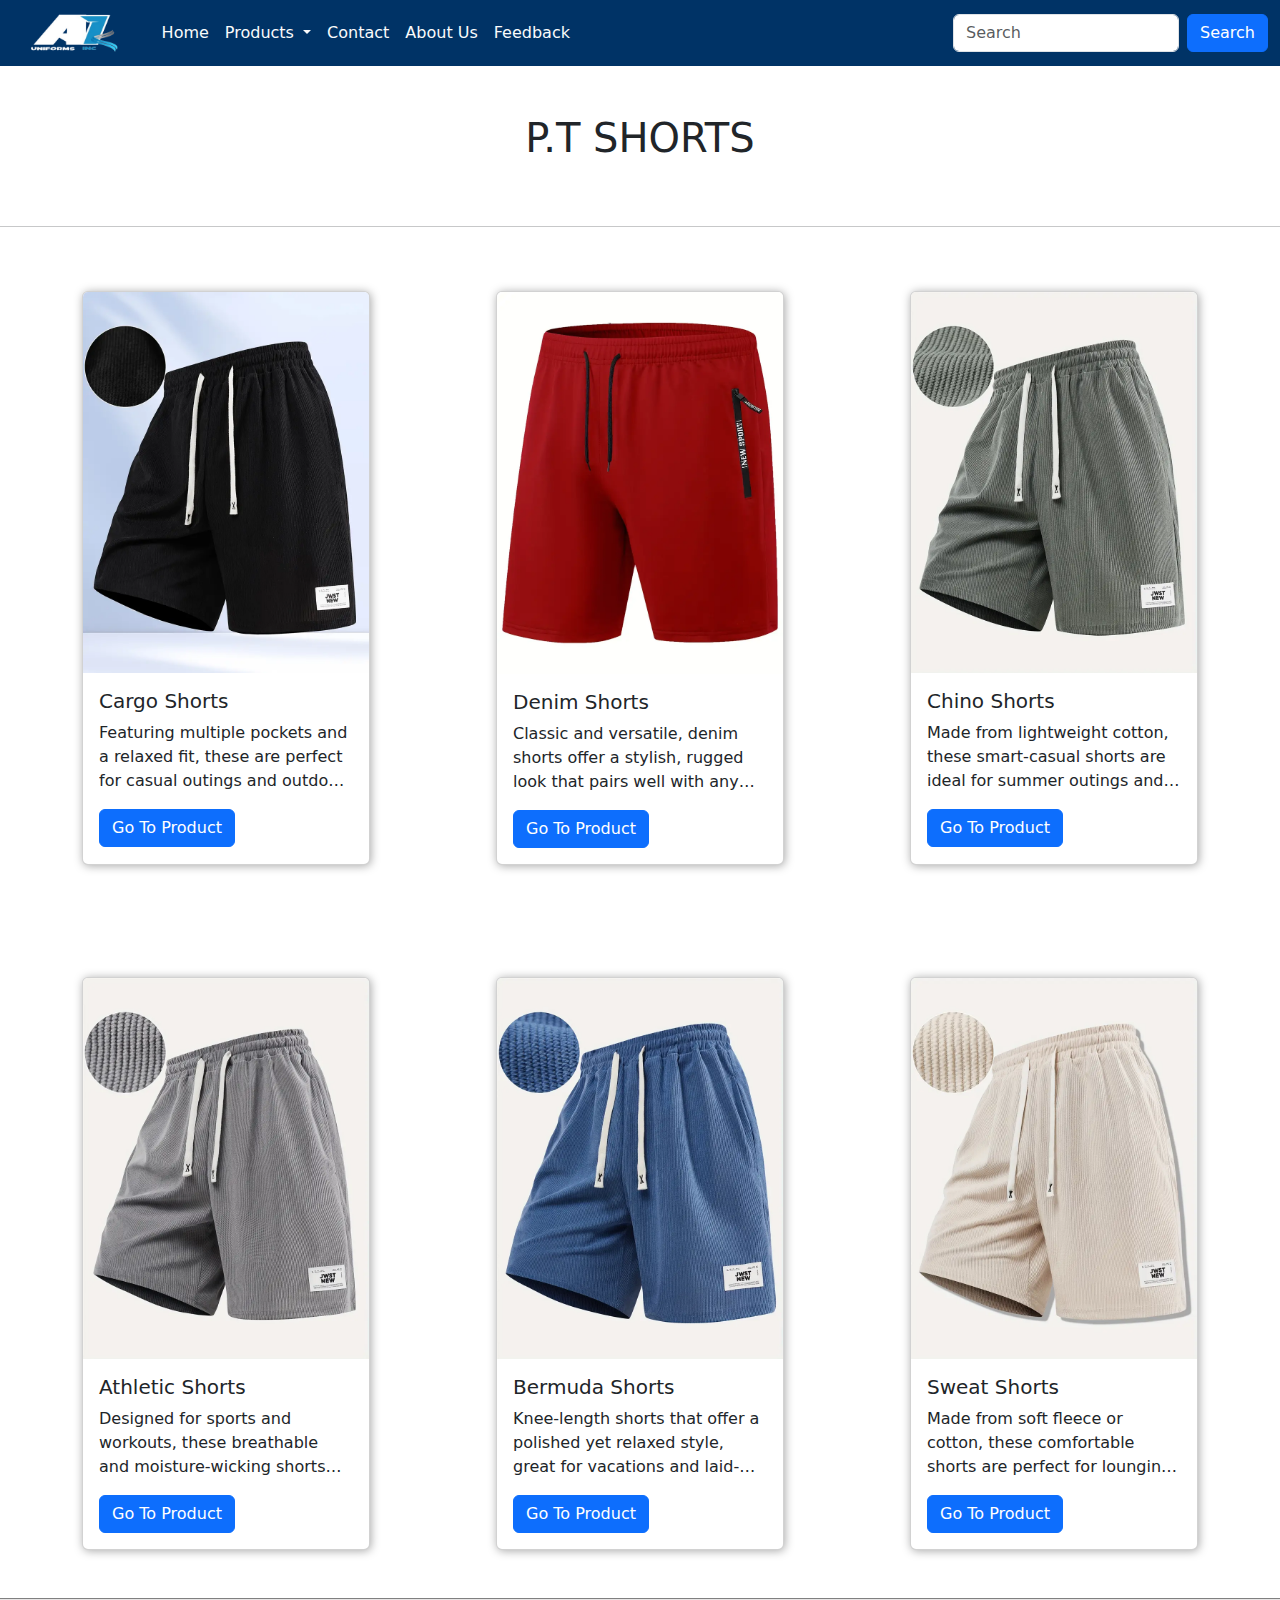
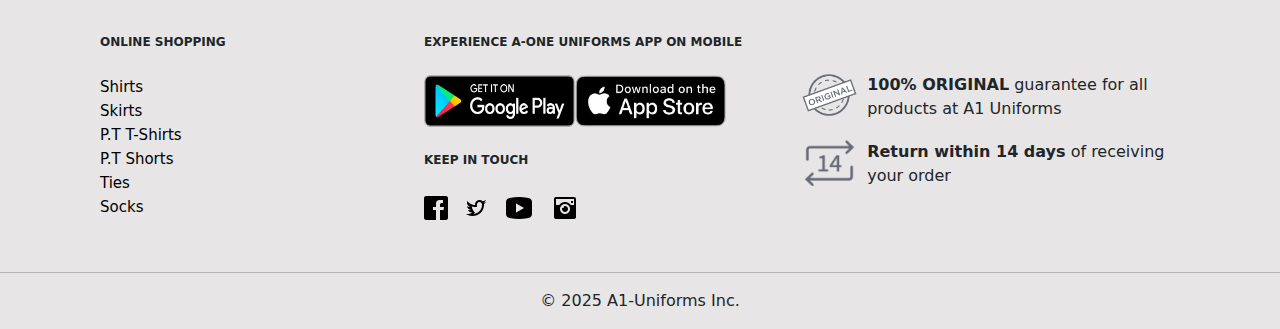
<file: product_ptshorts.html>
<!DOCTYPE html>
<html lang="en">
<head>
    <meta charset="UTF-8">
    <meta name="viewport" content="width=device-width, initial-scale=1.0">
    <title>A1</title>
    <link rel="stylesheet" href="https://cdn.jsdelivr.net/npm/bootstrap@5.3.3/dist/css/bootstrap.min.css">
    <link rel="stylesheet" href="style.css">
</head>
<body>
  <header>
    <!-- Navbar start -->
    <nav class="navbar navbar-expand-lg">
        <div class="container-fluid">
        <a class="navbar-brand main_logo text-center" href="index.html"><img src="images/main logo/1.png" alt=""></a>
        <button class="navbar-toggler" type="button" data-bs-toggle="collapse" data-bs-target="#navbarSupportedContent" aria-controls="navbarSupportedContent" aria-expanded="false" aria-label="Toggle navigation">
            <span class="navbar-toggler-icon"></span>
        </button>
        <div class="collapse navbar-collapse" id="navbarSupportedContent">
            <ul class="navbar-nav me-auto mb-2 mb-lg-0">
            <li class="nav-item">
                <a class="nav-link" aria-current="page" href="index.html">Home</a>
            </li>
            <li class="nav-item dropdown">
                <a class="nav-link dropdown-toggle" href="#" role="button" data-bs-toggle="dropdown" aria-expanded="false">
                    Products
                </a>
                <ul class="dropdown-menu">
                    <li><a class="dropdown-item" href="product_shirt.html">Shirts</a></li>
                    <li><a class="dropdown-item" href="product_skirt.html">Skirts</a></li>
                    <li><a class="dropdown-item" href="product_frock.html">Frocks</a></li>
                    <li><a class="dropdown-item" href="product_ptt-shirts.html">P.T T-Shirts</a></li>
                    <li><a class="dropdown-item" href="product_ptshorts.html">P.T Shorts</a></li>
                    <li><a class="dropdown-item" href="product_pttrackpants.html">P.T Track Pants</a></li>
                    <li><a class="dropdown-item" href="product_belts.html">Belts</a></li>
                    <li><a class="dropdown-item" href="product_ties.html">Ties</a></li>
                    <li><a class="dropdown-item" href="product_logos.html">Logos</a></li>
                    <li><a class="dropdown-item" href="product_socks.html">Socks</a></li>
                </ul>
            </li>
            <li class="nav-item">
                <a class="nav-link" href="contact.html">Contact</a>
            </li>
            <li class="nav-item">
              <a class="nav-link" href="About Us.html">About Us</a>
          </li>
            <li class="nav-item">
              <a class="nav-link" href="feedback.html">Feedback</a>
          </li>
            </ul>
            <form class="d-flex" role="search">
            <input class="form-control me-2" type="search" placeholder="Search" aria-label="Search">
            <button class="btn btn-primary" type="submit">Search</button>
            </form>
        </div>
        </div>
    </nav>
    <!-- Navbar end -->
  </header>

      <main>      
        <h1 class="text-center py-5">P.T SHORTS</h1>
        <hr>
        <div class="container d-flex justify-content-between flex-wrap gap-3">
          <div class="card my-5 prod-card" style="width: 18rem;">

            <!-- change image in src -->
            <img src="images/pt shorts/s1.jpg" class="card-img-top" alt="...">
            <div class="card-body">

              <!-- change in h5 tag and p tag -->
              <h5 class="card-title">Cargo Shorts</h5>
              <p class="card-text">Featuring multiple pockets and a relaxed fit, these are perfect for casual outings and outdoor adventures.</p>

              <!-- change the link in href in a tag -->
              <a type="button" class="btn btn-primary" data-bs-toggle="modal" data-bs-target="#ptshort1">
                Go To Product
              </a>
            </div>
          </div>
          <div class="card my-5 prod-card" style="width: 18rem;">
            <img src="images/pt shorts/s2.jpg" class="card-img-top" alt="...">
            <div class="card-body">
              <h5 class="card-title">Denim Shorts</h5>
              <p class="card-text">Classic and versatile, denim shorts offer a stylish, rugged look that pairs well with any casual outfit.</p>
              <a type="button" class="btn btn-primary" data-bs-toggle="modal" data-bs-target="#ptshort2">
                Go To Product
              </a>
            </div>
          </div>
          <div class="card my-5 prod-card" style="width: 18rem;">
            <img src="images/pt shorts/s3.jpg" class="card-img-top" alt="...">
            <div class="card-body">
              <h5 class="card-title">Chino Shorts</h5>
              <p class="card-text">Made from lightweight cotton, these smart-casual shorts are ideal for summer outings and semi-formal looks.</p>
              <a type="button" class="btn btn-primary" data-bs-toggle="modal" data-bs-target="#ptshort3">
                Go To Product
              </a>
            </div>
          </div>
          <div class="card my-5 prod-card" style="width: 18rem;">
            <img src="images/pt shorts/s4.jpg" class="card-img-top" alt="...">
            <div class="card-body">
              <h5 class="card-title">Athletic Shorts</h5>
              <p class="card-text">Designed for sports and workouts, these breathable and moisture-wicking shorts provide maximum comfort and flexibility.</p>
              <a type="button" class="btn btn-primary" data-bs-toggle="modal" data-bs-target="#ptshort4">
                Go To Product
              </a>
            </div>
          </div>
          <div class="card my-5 prod-card" style="width: 18rem;">
            <img src="images/pt shorts/s5.jpg" class="card-img-top" alt="...">
            <div class="card-body">
              <h5 class="card-title">Bermuda Shorts</h5>
              <p class="card-text">Knee-length shorts that offer a polished yet relaxed style, great for vacations and laid-back settings.</p>
              <a type="button" class="btn btn-primary" data-bs-toggle="modal" data-bs-target="#ptshort5">
                Go To Product
              </a>
            </div>
          </div>
          <div class="card my-5 prod-card" style="width: 18rem;">
            <img src="images/pt shorts/s6.jpg" class="card-img-top" alt="...">
            <div class="card-body">
              <h5 class="card-title">Sweat Shorts</h5>
              <p class="card-text">Made from soft fleece or cotton, these comfortable shorts are perfect for lounging, gym sessions, or casual streetwear.</p>
              <a type="button" class="btn btn-primary" data-bs-toggle="modal" data-bs-target="#ptshort6">
                Go To Product
              </a>
            </div>
          </div>

<!-- Modal 1 -->
          <div class="modal fade" id="ptshort1" tabindex="-1" aria-labelledby="exampleModalLabel" aria-hidden="true">
            <div class="modal-dialog">
              <div class="modal-content">
                <div class="modal-header">
                  <h1 class="modal-title fs-5" id="exampleModalLabel">Cargo Shorts</h1>
                  <button type="button" class="btn-close" data-bs-dismiss="modal" aria-label="Close"></button>
                </div>
                <div class="modal-body">
                  <div class="container">
                    <div class="product_image">
                        <img src="images/pt shorts/s1.jpg" alt="">
                    </div>
                    <div class="detail m-3">
                        <h2>Cargo Shorts</h2>
                        <p>Featuring multiple pockets and a relaxed fit, these are perfect for casual outings and outdoor adventures.</p>
                        <div><b>Rating:</b><br> 
                            <svg xmlns="http://www.w3.org/2000/svg" width="16" height="16" fill="currentColor" class="bi bi-star-fill" viewBox="0 0 16 16">
                            <path d="M3.612 15.443c-.386.198-.824-.149-.746-.592l.83-4.73L.173 6.765c-.329-.314-.158-.888.283-.95l4.898-.696L7.538.792c.197-.39.73-.39.927 0l2.184 4.327 4.898.696c.441.062.612.636.282.95l-3.522 3.356.83 4.73c.078.443-.36.79-.746.592L8 13.187l-4.389 2.256z"/>
                          </svg>
                          <svg xmlns="http://www.w3.org/2000/svg" width="16" height="16" fill="currentColor" class="bi bi-star-fill" viewBox="0 0 16 16">
                            <path d="M3.612 15.443c-.386.198-.824-.149-.746-.592l.83-4.73L.173 6.765c-.329-.314-.158-.888.283-.95l4.898-.696L7.538.792c.197-.39.73-.39.927 0l2.184 4.327 4.898.696c.441.062.612.636.282.95l-3.522 3.356.83 4.73c.078.443-.36.79-.746.592L8 13.187l-4.389 2.256z"/>
                          </svg>
                          <svg xmlns="http://www.w3.org/2000/svg" width="16" height="16" fill="currentColor" class="bi bi-star-fill" viewBox="0 0 16 16">
                            <path d="M3.612 15.443c-.386.198-.824-.149-.746-.592l.83-4.73L.173 6.765c-.329-.314-.158-.888.283-.95l4.898-.696L7.538.792c.197-.39.73-.39.927 0l2.184 4.327 4.898.696c.441.062.612.636.282.95l-3.522 3.356.83 4.73c.078.443-.36.79-.746.592L8 13.187l-4.389 2.256z"/>
                          </svg>
                          <svg xmlns="http://www.w3.org/2000/svg" width="16" height="16" fill="currentColor" class="bi bi-star-fill" viewBox="0 0 16 16">
                            <path d="M3.612 15.443c-.386.198-.824-.149-.746-.592l.83-4.73L.173 6.765c-.329-.314-.158-.888.283-.95l4.898-.696L7.538.792c.197-.39.73-.39.927 0l2.184 4.327 4.898.696c.441.062.612.636.282.95l-3.522 3.356.83 4.73c.078.443-.36.79-.746.592L8 13.187l-4.389 2.256z"/>
                          </svg>
                          <svg xmlns="http://www.w3.org/2000/svg" width="16" height="16" fill="currentColor" class="bi bi-star-half" viewBox="0 0 16 16">
                            <path d="M5.354 5.119 7.538.792A.52.52 0 0 1 8 .5c.183 0 .366.097.465.292l2.184 4.327 4.898.696A.54.54 0 0 1 16 6.32a.55.55 0 0 1-.17.445l-3.523 3.356.83 4.73c.078.443-.36.79-.746.592L8 13.187l-4.389 2.256a.5.5 0 0 1-.146.05c-.342.06-.668-.254-.6-.642l.83-4.73L.173 6.765a.55.55 0 0 1-.172-.403.6.6 0 0 1 .085-.302.51.51 0 0 1 .37-.245zM8 12.027a.5.5 0 0 1 .232.056l3.686 1.894-.694-3.957a.56.56 0 0 1 .162-.505l2.907-2.77-4.052-.576a.53.53 0 0 1-.393-.288L8.001 2.223 8 2.226z"/>
                          </svg>
                          4.5/5 <br>
                        </div>
                    </div>
                  </div>
                </div>
                <div class="modal-footer">
                  <button type="button" class="btn btn-secondary" data-bs-dismiss="modal">Close</button>
                  <button type="button" class="btn btn-primary add-to-cart-btn">Add To Cart</button>
                </div>
              </div>
            </div>
          </div>
          <div class="modal fade" id="ptshort2" tabindex="-1" aria-labelledby="exampleModalLabel" aria-hidden="true">
            <div class="modal-dialog">
              <div class="modal-content">
                <div class="modal-header">
                  <h1 class="modal-title fs-5" id="exampleModalLabel">Denim Shorts</h1>
                  <button type="button" class="btn-close" data-bs-dismiss="modal" aria-label="Close"></button>
                </div>
                <div class="modal-body">
                  <div class="container">
                    <div class="product_image">
                        <img src="images/pt shorts/s2.jpg" alt="">
                    </div>
                    <div class="detail m-3">
                        <h2>Denim Shorts</h2>
                        <p>Classic and versatile, denim shorts offer a stylish, rugged look that pairs well with any casual outfit.</p>
                        <div><b>Rating:</b><br> 
                            <svg xmlns="http://www.w3.org/2000/svg" width="16" height="16" fill="currentColor" class="bi bi-star-fill" viewBox="0 0 16 16">
                            <path d="M3.612 15.443c-.386.198-.824-.149-.746-.592l.83-4.73L.173 6.765c-.329-.314-.158-.888.283-.95l4.898-.696L7.538.792c.197-.39.73-.39.927 0l2.184 4.327 4.898.696c.441.062.612.636.282.95l-3.522 3.356.83 4.73c.078.443-.36.79-.746.592L8 13.187l-4.389 2.256z"/>
                          </svg>
                          <svg xmlns="http://www.w3.org/2000/svg" width="16" height="16" fill="currentColor" class="bi bi-star-fill" viewBox="0 0 16 16">
                            <path d="M3.612 15.443c-.386.198-.824-.149-.746-.592l.83-4.73L.173 6.765c-.329-.314-.158-.888.283-.95l4.898-.696L7.538.792c.197-.39.73-.39.927 0l2.184 4.327 4.898.696c.441.062.612.636.282.95l-3.522 3.356.83 4.73c.078.443-.36.79-.746.592L8 13.187l-4.389 2.256z"/>
                          </svg>
                          <svg xmlns="http://www.w3.org/2000/svg" width="16" height="16" fill="currentColor" class="bi bi-star-fill" viewBox="0 0 16 16">
                            <path d="M3.612 15.443c-.386.198-.824-.149-.746-.592l.83-4.73L.173 6.765c-.329-.314-.158-.888.283-.95l4.898-.696L7.538.792c.197-.39.73-.39.927 0l2.184 4.327 4.898.696c.441.062.612.636.282.95l-3.522 3.356.83 4.73c.078.443-.36.79-.746.592L8 13.187l-4.389 2.256z"/>
                          </svg>
                          <svg xmlns="http://www.w3.org/2000/svg" width="16" height="16" fill="currentColor" class="bi bi-star-fill" viewBox="0 0 16 16">
                            <path d="M3.612 15.443c-.386.198-.824-.149-.746-.592l.83-4.73L.173 6.765c-.329-.314-.158-.888.283-.95l4.898-.696L7.538.792c.197-.39.73-.39.927 0l2.184 4.327 4.898.696c.441.062.612.636.282.95l-3.522 3.356.83 4.73c.078.443-.36.79-.746.592L8 13.187l-4.389 2.256z"/>
                          </svg>
                          <svg xmlns="http://www.w3.org/2000/svg" width="16" height="16" fill="currentColor" class="bi bi-star-half" viewBox="0 0 16 16">
                            <path d="M5.354 5.119 7.538.792A.52.52 0 0 1 8 .5c.183 0 .366.097.465.292l2.184 4.327 4.898.696A.54.54 0 0 1 16 6.32a.55.55 0 0 1-.17.445l-3.523 3.356.83 4.73c.078.443-.36.79-.746.592L8 13.187l-4.389 2.256a.5.5 0 0 1-.146.05c-.342.06-.668-.254-.6-.642l.83-4.73L.173 6.765a.55.55 0 0 1-.172-.403.6.6 0 0 1 .085-.302.51.51 0 0 1 .37-.245zM8 12.027a.5.5 0 0 1 .232.056l3.686 1.894-.694-3.957a.56.56 0 0 1 .162-.505l2.907-2.77-4.052-.576a.53.53 0 0 1-.393-.288L8.001 2.223 8 2.226z"/>
                          </svg>
                          4.5/5 <br>
                        </div>
                    </div>
                  </div>
                </div>
                <div class="modal-footer">
                  <button type="button" class="btn btn-secondary" data-bs-dismiss="modal">Close</button>
                  <button type="button" class="btn btn-primary add-to-cart-btn">Add To Cart</button>
                </div>
              </div>
            </div>
          </div>
          <div class="modal fade" id="ptshort3" tabindex="-1" aria-labelledby="exampleModalLabel" aria-hidden="true">
            <div class="modal-dialog">
              <div class="modal-content">
                <div class="modal-header">
                  <h1 class="modal-title fs-5" id="exampleModalLabel">Chino Shorts</h1>
                  <button type="button" class="btn-close" data-bs-dismiss="modal" aria-label="Close"></button>
                </div>
                <div class="modal-body">
                  <div class="container">
                    <div class="product_image">
                        <img src="images/pt shorts/s3.jpg" alt="">
                    </div>
                    <div class="detail m-3">
                        <h2>Chino Shorts</h2>
                        <p>Made from lightweight cotton, these smart-casual shorts are ideal for summer outings and semi-formal looks.</p>
                        <div><b>Rating:</b><br> 
                            <svg xmlns="http://www.w3.org/2000/svg" width="16" height="16" fill="currentColor" class="bi bi-star-fill" viewBox="0 0 16 16">
                            <path d="M3.612 15.443c-.386.198-.824-.149-.746-.592l.83-4.73L.173 6.765c-.329-.314-.158-.888.283-.95l4.898-.696L7.538.792c.197-.39.73-.39.927 0l2.184 4.327 4.898.696c.441.062.612.636.282.95l-3.522 3.356.83 4.73c.078.443-.36.79-.746.592L8 13.187l-4.389 2.256z"/>
                          </svg>
                          <svg xmlns="http://www.w3.org/2000/svg" width="16" height="16" fill="currentColor" class="bi bi-star-fill" viewBox="0 0 16 16">
                            <path d="M3.612 15.443c-.386.198-.824-.149-.746-.592l.83-4.73L.173 6.765c-.329-.314-.158-.888.283-.95l4.898-.696L7.538.792c.197-.39.73-.39.927 0l2.184 4.327 4.898.696c.441.062.612.636.282.95l-3.522 3.356.83 4.73c.078.443-.36.79-.746.592L8 13.187l-4.389 2.256z"/>
                          </svg>
                          <svg xmlns="http://www.w3.org/2000/svg" width="16" height="16" fill="currentColor" class="bi bi-star-fill" viewBox="0 0 16 16">
                            <path d="M3.612 15.443c-.386.198-.824-.149-.746-.592l.83-4.73L.173 6.765c-.329-.314-.158-.888.283-.95l4.898-.696L7.538.792c.197-.39.73-.39.927 0l2.184 4.327 4.898.696c.441.062.612.636.282.95l-3.522 3.356.83 4.73c.078.443-.36.79-.746.592L8 13.187l-4.389 2.256z"/>
                          </svg>
                          <svg xmlns="http://www.w3.org/2000/svg" width="16" height="16" fill="currentColor" class="bi bi-star-fill" viewBox="0 0 16 16">
                            <path d="M3.612 15.443c-.386.198-.824-.149-.746-.592l.83-4.73L.173 6.765c-.329-.314-.158-.888.283-.95l4.898-.696L7.538.792c.197-.39.73-.39.927 0l2.184 4.327 4.898.696c.441.062.612.636.282.95l-3.522 3.356.83 4.73c.078.443-.36.79-.746.592L8 13.187l-4.389 2.256z"/>
                          </svg>
                          <svg xmlns="http://www.w3.org/2000/svg" width="16" height="16" fill="currentColor" class="bi bi-star-half" viewBox="0 0 16 16">
                            <path d="M5.354 5.119 7.538.792A.52.52 0 0 1 8 .5c.183 0 .366.097.465.292l2.184 4.327 4.898.696A.54.54 0 0 1 16 6.32a.55.55 0 0 1-.17.445l-3.523 3.356.83 4.73c.078.443-.36.79-.746.592L8 13.187l-4.389 2.256a.5.5 0 0 1-.146.05c-.342.06-.668-.254-.6-.642l.83-4.73L.173 6.765a.55.55 0 0 1-.172-.403.6.6 0 0 1 .085-.302.51.51 0 0 1 .37-.245zM8 12.027a.5.5 0 0 1 .232.056l3.686 1.894-.694-3.957a.56.56 0 0 1 .162-.505l2.907-2.77-4.052-.576a.53.53 0 0 1-.393-.288L8.001 2.223 8 2.226z"/>
                          </svg>
                          4.5/5 <br>
                        </div>
                    </div>
                  </div>
                </div>
                <div class="modal-footer">
                  <button type="button" class="btn btn-secondary" data-bs-dismiss="modal">Close</button>
                  <button type="button" class="btn btn-primary add-to-cart-btn">Add To Cart</button>
                </div>
              </div>
            </div>
          </div>
          <div class="modal fade" id="ptshort4" tabindex="-1" aria-labelledby="exampleModalLabel" aria-hidden="true">
            <div class="modal-dialog">
              <div class="modal-content">
                <div class="modal-header">
                  <h1 class="modal-title fs-5" id="exampleModalLabel">Athletic Shorts</h1>
                  <button type="button" class="btn-close" data-bs-dismiss="modal" aria-label="Close"></button>
                </div>
                <div class="modal-body">
                  <div class="container">
                    <div class="product_image">
                        <img src="images/pt shorts/s4.jpg" alt="">
                    </div>
                    <div class="detail m-3">
                        <h2>Athletic Shorts</h2>
                        <p>Designed for sports and workouts, these breathable and moisture-wicking shorts provide maximum comfort and flexibility.</p>
                        <div><b>Rating:</b><br> 
                            <svg xmlns="http://www.w3.org/2000/svg" width="16" height="16" fill="currentColor" class="bi bi-star-fill" viewBox="0 0 16 16">
                            <path d="M3.612 15.443c-.386.198-.824-.149-.746-.592l.83-4.73L.173 6.765c-.329-.314-.158-.888.283-.95l4.898-.696L7.538.792c.197-.39.73-.39.927 0l2.184 4.327 4.898.696c.441.062.612.636.282.95l-3.522 3.356.83 4.73c.078.443-.36.79-.746.592L8 13.187l-4.389 2.256z"/>
                          </svg>
                          <svg xmlns="http://www.w3.org/2000/svg" width="16" height="16" fill="currentColor" class="bi bi-star-fill" viewBox="0 0 16 16">
                            <path d="M3.612 15.443c-.386.198-.824-.149-.746-.592l.83-4.73L.173 6.765c-.329-.314-.158-.888.283-.95l4.898-.696L7.538.792c.197-.39.73-.39.927 0l2.184 4.327 4.898.696c.441.062.612.636.282.95l-3.522 3.356.83 4.73c.078.443-.36.79-.746.592L8 13.187l-4.389 2.256z"/>
                          </svg>
                          <svg xmlns="http://www.w3.org/2000/svg" width="16" height="16" fill="currentColor" class="bi bi-star-fill" viewBox="0 0 16 16">
                            <path d="M3.612 15.443c-.386.198-.824-.149-.746-.592l.83-4.73L.173 6.765c-.329-.314-.158-.888.283-.95l4.898-.696L7.538.792c.197-.39.73-.39.927 0l2.184 4.327 4.898.696c.441.062.612.636.282.95l-3.522 3.356.83 4.73c.078.443-.36.79-.746.592L8 13.187l-4.389 2.256z"/>
                          </svg>
                          <svg xmlns="http://www.w3.org/2000/svg" width="16" height="16" fill="currentColor" class="bi bi-star-fill" viewBox="0 0 16 16">
                            <path d="M3.612 15.443c-.386.198-.824-.149-.746-.592l.83-4.73L.173 6.765c-.329-.314-.158-.888.283-.95l4.898-.696L7.538.792c.197-.39.73-.39.927 0l2.184 4.327 4.898.696c.441.062.612.636.282.95l-3.522 3.356.83 4.73c.078.443-.36.79-.746.592L8 13.187l-4.389 2.256z"/>
                          </svg>
                          <svg xmlns="http://www.w3.org/2000/svg" width="16" height="16" fill="currentColor" class="bi bi-star-half" viewBox="0 0 16 16">
                            <path d="M5.354 5.119 7.538.792A.52.52 0 0 1 8 .5c.183 0 .366.097.465.292l2.184 4.327 4.898.696A.54.54 0 0 1 16 6.32a.55.55 0 0 1-.17.445l-3.523 3.356.83 4.73c.078.443-.36.79-.746.592L8 13.187l-4.389 2.256a.5.5 0 0 1-.146.05c-.342.06-.668-.254-.6-.642l.83-4.73L.173 6.765a.55.55 0 0 1-.172-.403.6.6 0 0 1 .085-.302.51.51 0 0 1 .37-.245zM8 12.027a.5.5 0 0 1 .232.056l3.686 1.894-.694-3.957a.56.56 0 0 1 .162-.505l2.907-2.77-4.052-.576a.53.53 0 0 1-.393-.288L8.001 2.223 8 2.226z"/>
                          </svg>
                          4.5/5 <br>
                        </div>
                    </div>
                  </div>
                </div>
                <div class="modal-footer">
                  <button type="button" class="btn btn-secondary" data-bs-dismiss="modal">Close</button>
                  <button type="button" class="btn btn-primary add-to-cart-btn">Add To Cart</button>
                </div>
              </div>
            </div>
          </div>
          <div class="modal fade" id="ptshort5" tabindex="-1" aria-labelledby="exampleModalLabel" aria-hidden="true">
            <div class="modal-dialog">
              <div class="modal-content">
                <div class="modal-header">
                  <h1 class="modal-title fs-5" id="exampleModalLabel">Bermuda Shorts</h1>
                  <button type="button" class="btn-close" data-bs-dismiss="modal" aria-label="Close"></button>
                </div>
                <div class="modal-body">
                  <div class="container">
                    <div class="product_image">
                        <img src="images/pt shorts/s5.jpg" alt="">
                    </div>
                    <div class="detail m-3">
                        <h2>Bermuda Shorts</h2>
                        <p>Knee-length shorts that offer a polished yet relaxed style, great for vacations and laid-back settings.</p>
                        <div><b>Rating:</b><br> 
                            <svg xmlns="http://www.w3.org/2000/svg" width="16" height="16" fill="currentColor" class="bi bi-star-fill" viewBox="0 0 16 16">
                            <path d="M3.612 15.443c-.386.198-.824-.149-.746-.592l.83-4.73L.173 6.765c-.329-.314-.158-.888.283-.95l4.898-.696L7.538.792c.197-.39.73-.39.927 0l2.184 4.327 4.898.696c.441.062.612.636.282.95l-3.522 3.356.83 4.73c.078.443-.36.79-.746.592L8 13.187l-4.389 2.256z"/>
                          </svg>
                          <svg xmlns="http://www.w3.org/2000/svg" width="16" height="16" fill="currentColor" class="bi bi-star-fill" viewBox="0 0 16 16">
                            <path d="M3.612 15.443c-.386.198-.824-.149-.746-.592l.83-4.73L.173 6.765c-.329-.314-.158-.888.283-.95l4.898-.696L7.538.792c.197-.39.73-.39.927 0l2.184 4.327 4.898.696c.441.062.612.636.282.95l-3.522 3.356.83 4.73c.078.443-.36.79-.746.592L8 13.187l-4.389 2.256z"/>
                          </svg>
                          <svg xmlns="http://www.w3.org/2000/svg" width="16" height="16" fill="currentColor" class="bi bi-star-fill" viewBox="0 0 16 16">
                            <path d="M3.612 15.443c-.386.198-.824-.149-.746-.592l.83-4.73L.173 6.765c-.329-.314-.158-.888.283-.95l4.898-.696L7.538.792c.197-.39.73-.39.927 0l2.184 4.327 4.898.696c.441.062.612.636.282.95l-3.522 3.356.83 4.73c.078.443-.36.79-.746.592L8 13.187l-4.389 2.256z"/>
                          </svg>
                          <svg xmlns="http://www.w3.org/2000/svg" width="16" height="16" fill="currentColor" class="bi bi-star-fill" viewBox="0 0 16 16">
                            <path d="M3.612 15.443c-.386.198-.824-.149-.746-.592l.83-4.73L.173 6.765c-.329-.314-.158-.888.283-.95l4.898-.696L7.538.792c.197-.39.73-.39.927 0l2.184 4.327 4.898.696c.441.062.612.636.282.95l-3.522 3.356.83 4.73c.078.443-.36.79-.746.592L8 13.187l-4.389 2.256z"/>
                          </svg>
                          <svg xmlns="http://www.w3.org/2000/svg" width="16" height="16" fill="currentColor" class="bi bi-star-half" viewBox="0 0 16 16">
                            <path d="M5.354 5.119 7.538.792A.52.52 0 0 1 8 .5c.183 0 .366.097.465.292l2.184 4.327 4.898.696A.54.54 0 0 1 16 6.32a.55.55 0 0 1-.17.445l-3.523 3.356.83 4.73c.078.443-.36.79-.746.592L8 13.187l-4.389 2.256a.5.5 0 0 1-.146.05c-.342.06-.668-.254-.6-.642l.83-4.73L.173 6.765a.55.55 0 0 1-.172-.403.6.6 0 0 1 .085-.302.51.51 0 0 1 .37-.245zM8 12.027a.5.5 0 0 1 .232.056l3.686 1.894-.694-3.957a.56.56 0 0 1 .162-.505l2.907-2.77-4.052-.576a.53.53 0 0 1-.393-.288L8.001 2.223 8 2.226z"/>
                          </svg>
                          4.5/5 <br>
                        </div>
                    </div>
                  </div>
                </div>
                <div class="modal-footer">
                  <button type="button" class="btn btn-secondary" data-bs-dismiss="modal">Close</button>
                  <button type="button" class="btn btn-primary add-to-cart-btn">Add To Cart</button>
                </div>
              </div>
            </div>
          </div>
          <div class="modal fade" id="ptshort6" tabindex="-1" aria-labelledby="exampleModalLabel" aria-hidden="true">
            <div class="modal-dialog">
              <div class="modal-content">
                <div class="modal-header">
                  <h1 class="modal-title fs-5" id="exampleModalLabel">Sweat Shorts</h1>
                  <button type="button" class="btn-close" data-bs-dismiss="modal" aria-label="Close"></button>
                </div>
                <div class="modal-body">
                  <div class="container">
                    <div class="product_image">
                        <img src="images/pt shorts/s6.jpg" alt="">
                    </div>
                    <div class="detail m-3">
                        <h2>Sweat Shorts</h2>
                        <p>Made from soft fleece or cotton, these comfortable shorts are perfect for lounging, gym sessions, or casual streetwear.</p>
                        <div><b>Rating:</b><br> 
                            <svg xmlns="http://www.w3.org/2000/svg" width="16" height="16" fill="currentColor" class="bi bi-star-fill" viewBox="0 0 16 16">
                            <path d="M3.612 15.443c-.386.198-.824-.149-.746-.592l.83-4.73L.173 6.765c-.329-.314-.158-.888.283-.95l4.898-.696L7.538.792c.197-.39.73-.39.927 0l2.184 4.327 4.898.696c.441.062.612.636.282.95l-3.522 3.356.83 4.73c.078.443-.36.79-.746.592L8 13.187l-4.389 2.256z"/>
                          </svg>
                          <svg xmlns="http://www.w3.org/2000/svg" width="16" height="16" fill="currentColor" class="bi bi-star-fill" viewBox="0 0 16 16">
                            <path d="M3.612 15.443c-.386.198-.824-.149-.746-.592l.83-4.73L.173 6.765c-.329-.314-.158-.888.283-.95l4.898-.696L7.538.792c.197-.39.73-.39.927 0l2.184 4.327 4.898.696c.441.062.612.636.282.95l-3.522 3.356.83 4.73c.078.443-.36.79-.746.592L8 13.187l-4.389 2.256z"/>
                          </svg>
                          <svg xmlns="http://www.w3.org/2000/svg" width="16" height="16" fill="currentColor" class="bi bi-star-fill" viewBox="0 0 16 16">
                            <path d="M3.612 15.443c-.386.198-.824-.149-.746-.592l.83-4.73L.173 6.765c-.329-.314-.158-.888.283-.95l4.898-.696L7.538.792c.197-.39.73-.39.927 0l2.184 4.327 4.898.696c.441.062.612.636.282.95l-3.522 3.356.83 4.73c.078.443-.36.79-.746.592L8 13.187l-4.389 2.256z"/>
                          </svg>
                          <svg xmlns="http://www.w3.org/2000/svg" width="16" height="16" fill="currentColor" class="bi bi-star-fill" viewBox="0 0 16 16">
                            <path d="M3.612 15.443c-.386.198-.824-.149-.746-.592l.83-4.73L.173 6.765c-.329-.314-.158-.888.283-.95l4.898-.696L7.538.792c.197-.39.73-.39.927 0l2.184 4.327 4.898.696c.441.062.612.636.282.95l-3.522 3.356.83 4.73c.078.443-.36.79-.746.592L8 13.187l-4.389 2.256z"/>
                          </svg>
                          <svg xmlns="http://www.w3.org/2000/svg" width="16" height="16" fill="currentColor" class="bi bi-star-half" viewBox="0 0 16 16">
                            <path d="M5.354 5.119 7.538.792A.52.52 0 0 1 8 .5c.183 0 .366.097.465.292l2.184 4.327 4.898.696A.54.54 0 0 1 16 6.32a.55.55 0 0 1-.17.445l-3.523 3.356.83 4.73c.078.443-.36.79-.746.592L8 13.187l-4.389 2.256a.5.5 0 0 1-.146.05c-.342.06-.668-.254-.6-.642l.83-4.73L.173 6.765a.55.55 0 0 1-.172-.403.6.6 0 0 1 .085-.302.51.51 0 0 1 .37-.245zM8 12.027a.5.5 0 0 1 .232.056l3.686 1.894-.694-3.957a.56.56 0 0 1 .162-.505l2.907-2.77-4.052-.576a.53.53 0 0 1-.393-.288L8.001 2.223 8 2.226z"/>
                          </svg>
                          4.5/5 <br>
                        </div>
                    </div>
                  </div>
                </div>
                <div class="modal-footer">
                  <button type="button" class="btn btn-secondary" data-bs-dismiss="modal">Close</button>
                  <button type="button" class="btn btn-primary add-to-cart-btn">Add To Cart</button>
                </div>
              </div>
            </div>
          </div>

        </div>
    </main>

    <footer>
      <div class="upper d-flex">
          <div class="shoplinks">
              <p class="heads py-4"><b>ONLINE SHOPPING</b></p>
              <ul class="footer_links">
                  <li><a href="product_shirt.html" class="f_links">Shirts</a></li>
                  <li><a href="product_skirt.html" class="f_links">Skirts</a></li>
                  <li><a href="product_ptt-shirts.html" class="f_links">P.T T-Shirts</a></li>
                  <li><a href="product_ptshorts.html" class="f_links">P.T Shorts</a></li>
                  <li><a href="product_ties.html" class="f_links">Ties</a></li>
                  <li><a href="product_socks.html" class="f_links">Socks</a></li>
              </ul>
          </div>
          <div class="experience">
              <p class="heads py-4"><b>EXPERIENCE A-ONE UNIFORMS APP ON MOBILE</b></p>
              <div class="gplay d-flex">
                  <img src="images/Footer/Google play.png" alt="">
                  <img src="images/Footer/Iphone store.png" alt="">
              </div>
              <p class="heads social py-4"><b>KEEP IN TOUCH</b></p>
              <div class="s_icons d-flex align-items-center gap-3">
                  <img src="images/Footer/fb.png" alt="">
                  <img src="images/Footer/twitter.png" alt="">
                  <img src="images/Footer/youtube.png" alt="">
                  <img src="images/Footer/insta.png" alt="">
              </div>
          </div>
          <div class="guarantee my-5">
              <div class="section1 d-flex my-3 justify-content-between align-items-center">
                  <div class="f_icon">
                      <img src="images/Footer/original.png" alt="">
                  </div>
                  <div class="guarantee_para">
                      <strong>100% ORIGINAL</strong> guarantee for all products at A1 Uniforms
                  </div>
              </div>
              <div class="section1 d-flex my-3 justify-content-between align-items-center">
                  <div class="f_icon">
                      <img src="images/Footer/g2.png" alt="">
                  </div>
                  <div class="guarantee_para">
                      <strong>Return within 14 days</strong> of receiving your order
                  </div>
              </div>
          </div>
      </div>
      <hr>
      <p class="text-center pb-3 m-0">© 2025 A1-Uniforms Inc.</p>
  </footer>
    <script src="https://cdn.jsdelivr.net/npm/bootstrap@5.0.2/dist/js/bootstrap.bundle.min.js"></script>
    <script>
      // Event delegation to handle all modals' Add To Cart buttons
      document.body.addEventListener("click", function(event) {
          if (event.target && event.target.classList.contains("add-to-cart-btn")) {
              let button = event.target;
              button.innerText = "Added";
              button.classList.remove("btn-primary");
              button.classList.add("btn-success");
              button.disabled = true;
          }
      });
  </script>
</body>
</html>
</file>
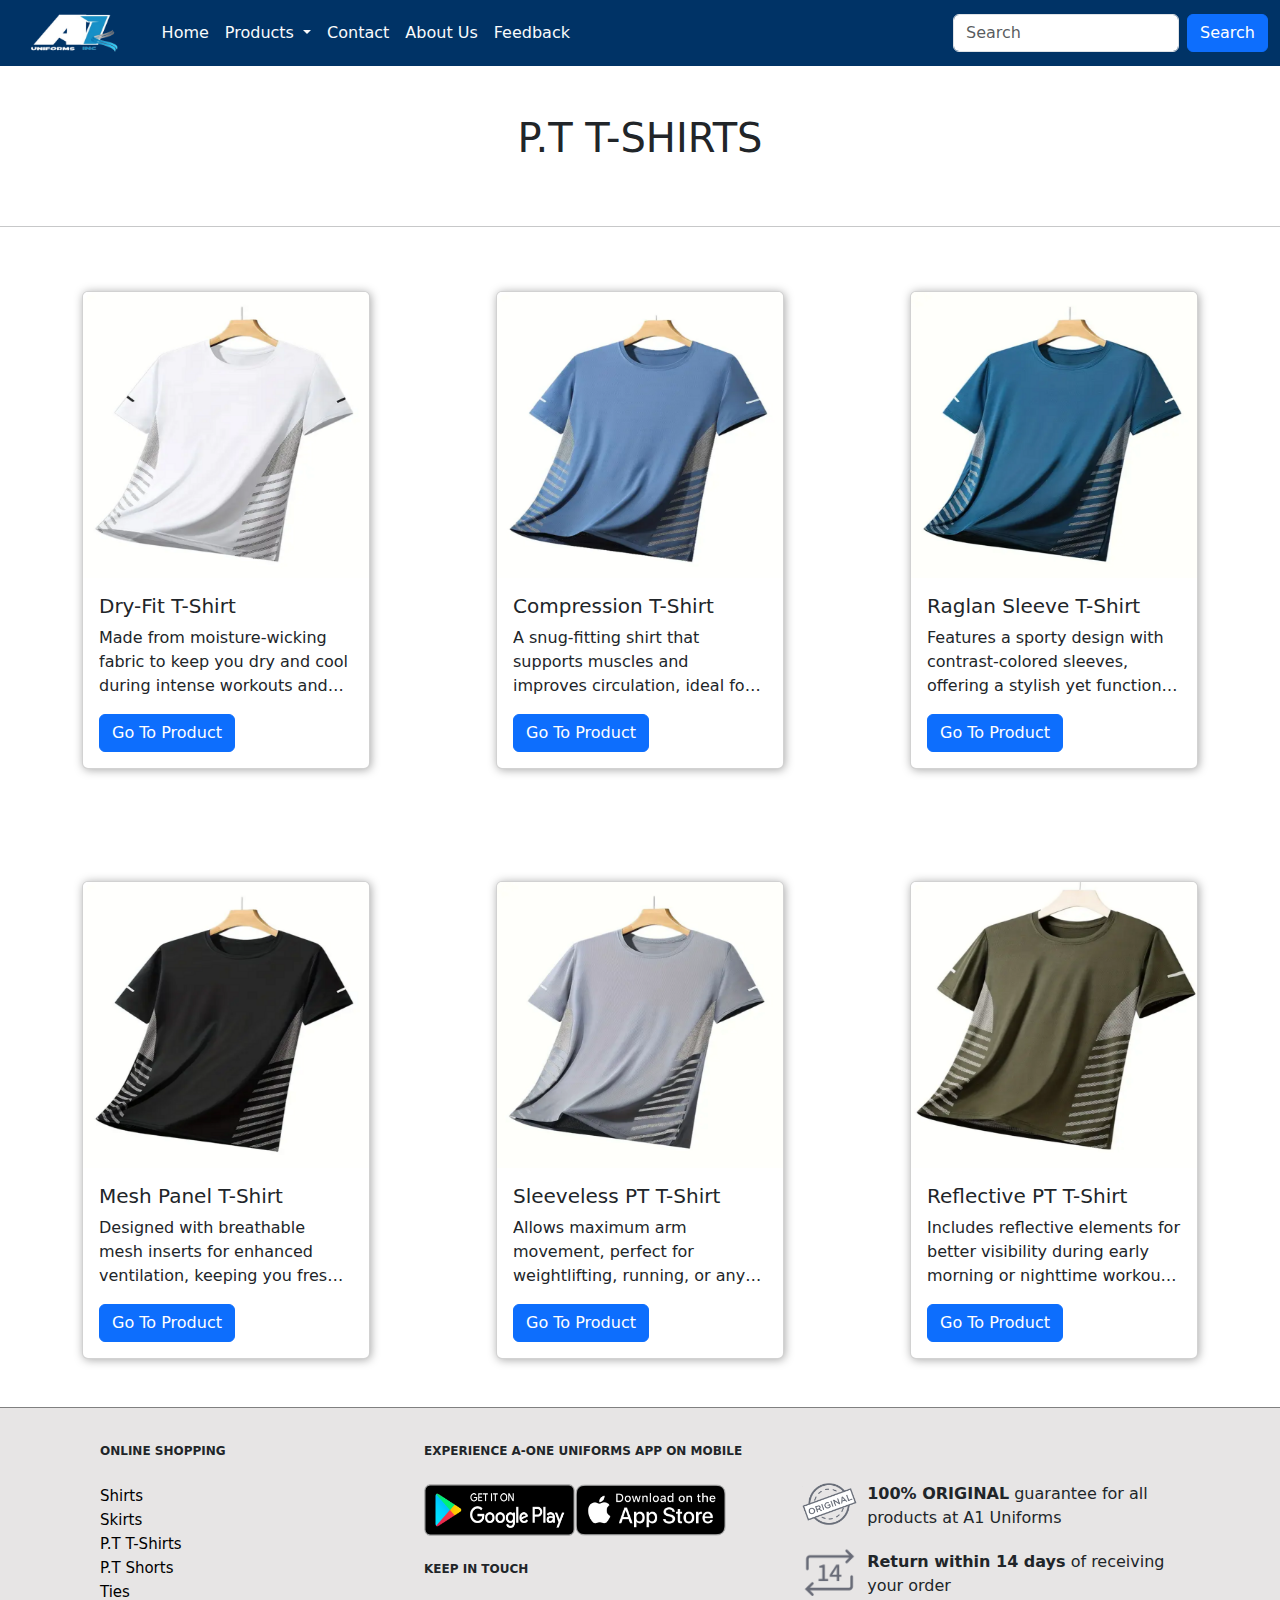
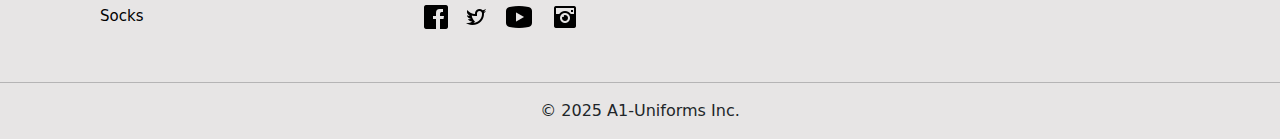
<file: product_ptt-shirts.html>
<!DOCTYPE html>
<html lang="en">
<head>
    <meta charset="UTF-8">
    <meta name="viewport" content="width=device-width, initial-scale=1.0">
    <title>A1</title>
    <link rel="stylesheet" href="https://cdn.jsdelivr.net/npm/bootstrap@5.3.3/dist/css/bootstrap.min.css">
    <link rel="stylesheet" href="style.css">
</head>
<body>
  <header>
    <!-- Navbar start -->
    <nav class="navbar navbar-expand-lg">
        <div class="container-fluid">
        <a class="navbar-brand main_logo text-center" href="index.html"><img src="images/main logo/1.png" alt=""></a>
        <button class="navbar-toggler" type="button" data-bs-toggle="collapse" data-bs-target="#navbarSupportedContent" aria-controls="navbarSupportedContent" aria-expanded="false" aria-label="Toggle navigation">
            <span class="navbar-toggler-icon"></span>
        </button>
        <div class="collapse navbar-collapse" id="navbarSupportedContent">
            <ul class="navbar-nav me-auto mb-2 mb-lg-0">
            <li class="nav-item">
                <a class="nav-link" aria-current="page" href="index.html">Home</a>
            </li>
            <li class="nav-item dropdown">
                <a class="nav-link dropdown-toggle" href="#" role="button" data-bs-toggle="dropdown" aria-expanded="false">
                    Products
                </a>
                <ul class="dropdown-menu">
                    <li><a class="dropdown-item" href="product_shirt.html">Shirts</a></li>
                    <li><a class="dropdown-item" href="product_skirt.html">Skirts</a></li>
                    <li><a class="dropdown-item" href="product_frock.html">Frocks</a></li>
                    <li><a class="dropdown-item" href="product_ptt-shirts.html">P.T T-Shirts</a></li>
                    <li><a class="dropdown-item" href="product_ptshorts.html">P.T Shorts</a></li>
                    <li><a class="dropdown-item" href="product_pttrackpants.html">P.T Track Pants</a></li>
                    <li><a class="dropdown-item" href="product_belts.html">Belts</a></li>
                    <li><a class="dropdown-item" href="product_ties.html">Ties</a></li>
                    <li><a class="dropdown-item" href="product_logos.html">Logos</a></li>
                    <li><a class="dropdown-item" href="product_socks.html">Socks</a></li>
                </ul>
            </li>
            <li class="nav-item">
                <a class="nav-link" href="contact.html">Contact</a>
            </li>
            <li class="nav-item">
              <a class="nav-link" href="About Us.html">About Us</a>
          </li>
            <li class="nav-item">
              <a class="nav-link" href="feedback.html">Feedback</a>
          </li>
            </ul>
            <form class="d-flex" role="search">
            <input class="form-control me-2" type="search" placeholder="Search" aria-label="Search">
            <button class="btn btn-primary" type="submit">Search</button>
            </form>
        </div>
        </div>
    </nav>
    <!-- Navbar end -->
  </header>

      <main>      
        <h1 class="text-center py-5">P.T T-SHIRTS</h1>
        <hr>
        <div class="container d-flex justify-content-between flex-wrap gap-3">
          <div class="card my-5 prod-card" style="width: 18rem;">

            <!-- change image in src -->
            <img src="images/pt t-shirts/p1.png" class="card-img-top" alt="...">
            <div class="card-body">

              <!-- change in h5 tag and p tag -->
              <h5 class="card-title">Dry-Fit T-Shirt</h5>
              <p class="card-text">Made from moisture-wicking fabric to keep you dry and cool during intense workouts and outdoor activities.</p>

              <!-- change the link in href in a tag -->
              <a type="button" class="btn btn-primary" data-bs-toggle="modal" data-bs-target="#pttshirt1">
                Go To Product
              </a>
            </div>
          </div>
          <div class="card my-5 prod-card" style="width: 18rem;">
            <img src="images/pt t-shirts/p2.png" class="card-img-top" alt="...">
            <div class="card-body">
              <h5 class="card-title">Compression T-Shirt</h5>
              <p class="card-text">A snug-fitting shirt that supports muscles and improves circulation, ideal for high-performance training and recovery.</p>
              <a type="button" class="btn btn-primary" data-bs-toggle="modal" data-bs-target="#pttshirt2">
                Go To Product
              </a>
            </div>
          </div>
          <div class="card my-5 prod-card" style="width: 18rem;">
            <img src="images/pt t-shirts/p3.png" class="card-img-top" alt="...">
            <div class="card-body">
              <h5 class="card-title">Raglan Sleeve T-Shirt</h5>
              <p class="card-text">Features a sporty design with contrast-colored sleeves, offering a stylish yet functional look for workouts.</p>
              <a type="button" class="btn btn-primary" data-bs-toggle="modal" data-bs-target="#pttshirt3">
                Go To Product
              </a>
            </div>
          </div>
          <div class="card my-5 prod-card" style="width: 18rem;">
            <img src="images/pt t-shirts/p4.png" class="card-img-top" alt="...">
            <div class="card-body">
              <h5 class="card-title">Mesh Panel T-Shirt</h5>
              <p class="card-text">Designed with breathable mesh inserts for enhanced ventilation, keeping you fresh and sweat-free.</p>
              <a type="button" class="btn btn-primary" data-bs-toggle="modal" data-bs-target="#pttshirt4">
                Go To Product
              </a>
            </div>
          </div>
          <div class="card my-5 prod-card" style="width: 18rem;">
            <img src="images/pt t-shirts/p5.png" class="card-img-top" alt="...">
            <div class="card-body">
              <h5 class="card-title">Sleeveless PT T-Shirt</h5>
              <p class="card-text">Allows maximum arm movement, perfect for weightlifting, running, or any high-intensity exercise.</p>
              <a type="button" class="btn btn-primary" data-bs-toggle="modal" data-bs-target="#pttshirt5">
                Go To Product
              </a>
            </div>
          </div>
          <div class="card my-5 prod-card" style="width: 18rem;">
            <img src="images/pt t-shirts/p6.png" class="card-img-top" alt="...">
            <div class="card-body">
              <h5 class="card-title">Reflective PT T-Shirt</h5>
              <p class="card-text">Includes reflective elements for better visibility during early morning or nighttime workouts, ensuring safety.</p>
              <a type="button" class="btn btn-primary" data-bs-toggle="modal" data-bs-target="#pttshirt6">
                Go To Product
              </a>
            </div>
          </div>

<!-- Modal 1 -->
          <div class="modal fade" id="pttshirt1" tabindex="-1" aria-labelledby="exampleModalLabel" aria-hidden="true">
            <div class="modal-dialog">
              <div class="modal-content">
                <div class="modal-header">
                  <h1 class="modal-title fs-5" id="exampleModalLabel">Dry-Fit T-Shirt</h1>
                  <button type="button" class="btn-close" data-bs-dismiss="modal" aria-label="Close"></button>
                </div>
                <div class="modal-body">
                  <div class="container">
                    <div class="product_image">
                        <img src="images/Ties/1.jpg" alt="">
                    </div>
                    <div class="detail m-3">
                        <h2>Dry-Fit T-Shirt</h2>
                        <p>Made from moisture-wicking fabric to keep you dry and cool during intense workouts and outdoor activities.</p>
                        <div><b>Rating:</b><br> 
                            <svg xmlns="http://www.w3.org/2000/svg" width="16" height="16" fill="currentColor" class="bi bi-star-fill" viewBox="0 0 16 16">
                            <path d="M3.612 15.443c-.386.198-.824-.149-.746-.592l.83-4.73L.173 6.765c-.329-.314-.158-.888.283-.95l4.898-.696L7.538.792c.197-.39.73-.39.927 0l2.184 4.327 4.898.696c.441.062.612.636.282.95l-3.522 3.356.83 4.73c.078.443-.36.79-.746.592L8 13.187l-4.389 2.256z"/>
                          </svg>
                          <svg xmlns="http://www.w3.org/2000/svg" width="16" height="16" fill="currentColor" class="bi bi-star-fill" viewBox="0 0 16 16">
                            <path d="M3.612 15.443c-.386.198-.824-.149-.746-.592l.83-4.73L.173 6.765c-.329-.314-.158-.888.283-.95l4.898-.696L7.538.792c.197-.39.73-.39.927 0l2.184 4.327 4.898.696c.441.062.612.636.282.95l-3.522 3.356.83 4.73c.078.443-.36.79-.746.592L8 13.187l-4.389 2.256z"/>
                          </svg>
                          <svg xmlns="http://www.w3.org/2000/svg" width="16" height="16" fill="currentColor" class="bi bi-star-fill" viewBox="0 0 16 16">
                            <path d="M3.612 15.443c-.386.198-.824-.149-.746-.592l.83-4.73L.173 6.765c-.329-.314-.158-.888.283-.95l4.898-.696L7.538.792c.197-.39.73-.39.927 0l2.184 4.327 4.898.696c.441.062.612.636.282.95l-3.522 3.356.83 4.73c.078.443-.36.79-.746.592L8 13.187l-4.389 2.256z"/>
                          </svg>
                          <svg xmlns="http://www.w3.org/2000/svg" width="16" height="16" fill="currentColor" class="bi bi-star-fill" viewBox="0 0 16 16">
                            <path d="M3.612 15.443c-.386.198-.824-.149-.746-.592l.83-4.73L.173 6.765c-.329-.314-.158-.888.283-.95l4.898-.696L7.538.792c.197-.39.73-.39.927 0l2.184 4.327 4.898.696c.441.062.612.636.282.95l-3.522 3.356.83 4.73c.078.443-.36.79-.746.592L8 13.187l-4.389 2.256z"/>
                          </svg>
                          <svg xmlns="http://www.w3.org/2000/svg" width="16" height="16" fill="currentColor" class="bi bi-star-half" viewBox="0 0 16 16">
                            <path d="M5.354 5.119 7.538.792A.52.52 0 0 1 8 .5c.183 0 .366.097.465.292l2.184 4.327 4.898.696A.54.54 0 0 1 16 6.32a.55.55 0 0 1-.17.445l-3.523 3.356.83 4.73c.078.443-.36.79-.746.592L8 13.187l-4.389 2.256a.5.5 0 0 1-.146.05c-.342.06-.668-.254-.6-.642l.83-4.73L.173 6.765a.55.55 0 0 1-.172-.403.6.6 0 0 1 .085-.302.51.51 0 0 1 .37-.245zM8 12.027a.5.5 0 0 1 .232.056l3.686 1.894-.694-3.957a.56.56 0 0 1 .162-.505l2.907-2.77-4.052-.576a.53.53 0 0 1-.393-.288L8.001 2.223 8 2.226z"/>
                          </svg>
                          4.5/5 <br>
                        </div>
                    </div>
                  </div>
                </div>
                <div class="modal-footer">
                  <button type="button" class="btn btn-secondary" data-bs-dismiss="modal">Close</button>
                  <button type="button" class="btn btn-primary add-to-cart-btn">Add To Cart</button>
                </div>
              </div>
            </div>
          </div>
          <div class="modal fade" id="pttshirt2" tabindex="-1" aria-labelledby="exampleModalLabel" aria-hidden="true">
            <div class="modal-dialog">
              <div class="modal-content">
                <div class="modal-header">
                  <h1 class="modal-title fs-5" id="exampleModalLabel">Compression T-Shirt</h1>
                  <button type="button" class="btn-close" data-bs-dismiss="modal" aria-label="Close"></button>
                </div>
                <div class="modal-body">
                  <div class="container">
                    <div class="product_image">
                        <img src="images/pt t-shirts/p2.png" alt="">
                    </div>
                    <div class="detail m-3">
                        <h2>Compression T-Shirt</h2>
                        <p>A snug-fitting shirt that supports muscles and improves circulation, ideal for high-performance training and recovery.</p>
                        <div><b>Rating:</b><br> 
                            <svg xmlns="http://www.w3.org/2000/svg" width="16" height="16" fill="currentColor" class="bi bi-star-fill" viewBox="0 0 16 16">
                            <path d="M3.612 15.443c-.386.198-.824-.149-.746-.592l.83-4.73L.173 6.765c-.329-.314-.158-.888.283-.95l4.898-.696L7.538.792c.197-.39.73-.39.927 0l2.184 4.327 4.898.696c.441.062.612.636.282.95l-3.522 3.356.83 4.73c.078.443-.36.79-.746.592L8 13.187l-4.389 2.256z"/>
                          </svg>
                          <svg xmlns="http://www.w3.org/2000/svg" width="16" height="16" fill="currentColor" class="bi bi-star-fill" viewBox="0 0 16 16">
                            <path d="M3.612 15.443c-.386.198-.824-.149-.746-.592l.83-4.73L.173 6.765c-.329-.314-.158-.888.283-.95l4.898-.696L7.538.792c.197-.39.73-.39.927 0l2.184 4.327 4.898.696c.441.062.612.636.282.95l-3.522 3.356.83 4.73c.078.443-.36.79-.746.592L8 13.187l-4.389 2.256z"/>
                          </svg>
                          <svg xmlns="http://www.w3.org/2000/svg" width="16" height="16" fill="currentColor" class="bi bi-star-fill" viewBox="0 0 16 16">
                            <path d="M3.612 15.443c-.386.198-.824-.149-.746-.592l.83-4.73L.173 6.765c-.329-.314-.158-.888.283-.95l4.898-.696L7.538.792c.197-.39.73-.39.927 0l2.184 4.327 4.898.696c.441.062.612.636.282.95l-3.522 3.356.83 4.73c.078.443-.36.79-.746.592L8 13.187l-4.389 2.256z"/>
                          </svg>
                          <svg xmlns="http://www.w3.org/2000/svg" width="16" height="16" fill="currentColor" class="bi bi-star-fill" viewBox="0 0 16 16">
                            <path d="M3.612 15.443c-.386.198-.824-.149-.746-.592l.83-4.73L.173 6.765c-.329-.314-.158-.888.283-.95l4.898-.696L7.538.792c.197-.39.73-.39.927 0l2.184 4.327 4.898.696c.441.062.612.636.282.95l-3.522 3.356.83 4.73c.078.443-.36.79-.746.592L8 13.187l-4.389 2.256z"/>
                          </svg>
                          <svg xmlns="http://www.w3.org/2000/svg" width="16" height="16" fill="currentColor" class="bi bi-star-half" viewBox="0 0 16 16">
                            <path d="M5.354 5.119 7.538.792A.52.52 0 0 1 8 .5c.183 0 .366.097.465.292l2.184 4.327 4.898.696A.54.54 0 0 1 16 6.32a.55.55 0 0 1-.17.445l-3.523 3.356.83 4.73c.078.443-.36.79-.746.592L8 13.187l-4.389 2.256a.5.5 0 0 1-.146.05c-.342.06-.668-.254-.6-.642l.83-4.73L.173 6.765a.55.55 0 0 1-.172-.403.6.6 0 0 1 .085-.302.51.51 0 0 1 .37-.245zM8 12.027a.5.5 0 0 1 .232.056l3.686 1.894-.694-3.957a.56.56 0 0 1 .162-.505l2.907-2.77-4.052-.576a.53.53 0 0 1-.393-.288L8.001 2.223 8 2.226z"/>
                          </svg>
                          4.5/5 <br>
                        </div>
                    </div>
                  </div>
                </div>
                <div class="modal-footer">
                  <button type="button" class="btn btn-secondary" data-bs-dismiss="modal">Close</button>
                  <button type="button" class="btn btn-primary add-to-cart-btn">Add To Cart</button>
                </div>
              </div>
            </div>
          </div>
          <div class="modal fade" id="pttshirt3" tabindex="-1" aria-labelledby="exampleModalLabel" aria-hidden="true">
            <div class="modal-dialog">
              <div class="modal-content">
                <div class="modal-header">
                  <h1 class="modal-title fs-5" id="exampleModalLabel">Raglan Sleeve T-Shirt</h1>
                  <button type="button" class="btn-close" data-bs-dismiss="modal" aria-label="Close"></button>
                </div>
                <div class="modal-body">
                  <div class="container">
                    <div class="product_image">
                        <img src="images/pt t-shirts/p3.png" alt="">
                    </div>
                    <div class="detail m-3">
                        <h2>Raglan Sleeve T-Shirt</h2>
                        <p>Features a sporty design with contrast-colored sleeves, offering a stylish yet functional look for workouts.</p>
                        <div><b>Rating:</b><br> 
                            <svg xmlns="http://www.w3.org/2000/svg" width="16" height="16" fill="currentColor" class="bi bi-star-fill" viewBox="0 0 16 16">
                            <path d="M3.612 15.443c-.386.198-.824-.149-.746-.592l.83-4.73L.173 6.765c-.329-.314-.158-.888.283-.95l4.898-.696L7.538.792c.197-.39.73-.39.927 0l2.184 4.327 4.898.696c.441.062.612.636.282.95l-3.522 3.356.83 4.73c.078.443-.36.79-.746.592L8 13.187l-4.389 2.256z"/>
                          </svg>
                          <svg xmlns="http://www.w3.org/2000/svg" width="16" height="16" fill="currentColor" class="bi bi-star-fill" viewBox="0 0 16 16">
                            <path d="M3.612 15.443c-.386.198-.824-.149-.746-.592l.83-4.73L.173 6.765c-.329-.314-.158-.888.283-.95l4.898-.696L7.538.792c.197-.39.73-.39.927 0l2.184 4.327 4.898.696c.441.062.612.636.282.95l-3.522 3.356.83 4.73c.078.443-.36.79-.746.592L8 13.187l-4.389 2.256z"/>
                          </svg>
                          <svg xmlns="http://www.w3.org/2000/svg" width="16" height="16" fill="currentColor" class="bi bi-star-fill" viewBox="0 0 16 16">
                            <path d="M3.612 15.443c-.386.198-.824-.149-.746-.592l.83-4.73L.173 6.765c-.329-.314-.158-.888.283-.95l4.898-.696L7.538.792c.197-.39.73-.39.927 0l2.184 4.327 4.898.696c.441.062.612.636.282.95l-3.522 3.356.83 4.73c.078.443-.36.79-.746.592L8 13.187l-4.389 2.256z"/>
                          </svg>
                          <svg xmlns="http://www.w3.org/2000/svg" width="16" height="16" fill="currentColor" class="bi bi-star-fill" viewBox="0 0 16 16">
                            <path d="M3.612 15.443c-.386.198-.824-.149-.746-.592l.83-4.73L.173 6.765c-.329-.314-.158-.888.283-.95l4.898-.696L7.538.792c.197-.39.73-.39.927 0l2.184 4.327 4.898.696c.441.062.612.636.282.95l-3.522 3.356.83 4.73c.078.443-.36.79-.746.592L8 13.187l-4.389 2.256z"/>
                          </svg>
                          <svg xmlns="http://www.w3.org/2000/svg" width="16" height="16" fill="currentColor" class="bi bi-star-half" viewBox="0 0 16 16">
                            <path d="M5.354 5.119 7.538.792A.52.52 0 0 1 8 .5c.183 0 .366.097.465.292l2.184 4.327 4.898.696A.54.54 0 0 1 16 6.32a.55.55 0 0 1-.17.445l-3.523 3.356.83 4.73c.078.443-.36.79-.746.592L8 13.187l-4.389 2.256a.5.5 0 0 1-.146.05c-.342.06-.668-.254-.6-.642l.83-4.73L.173 6.765a.55.55 0 0 1-.172-.403.6.6 0 0 1 .085-.302.51.51 0 0 1 .37-.245zM8 12.027a.5.5 0 0 1 .232.056l3.686 1.894-.694-3.957a.56.56 0 0 1 .162-.505l2.907-2.77-4.052-.576a.53.53 0 0 1-.393-.288L8.001 2.223 8 2.226z"/>
                          </svg>
                          4.5/5 <br>
                        </div>
                    </div>
                  </div>
                </div>
                <div class="modal-footer">
                  <button type="button" class="btn btn-secondary" data-bs-dismiss="modal">Close</button>
                  <button type="button" class="btn btn-primary add-to-cart-btn">Add To Cart</button>
                </div>
              </div>
            </div>
          </div>
          <div class="modal fade" id="pttshirt4" tabindex="-1" aria-labelledby="exampleModalLabel" aria-hidden="true">
            <div class="modal-dialog">
              <div class="modal-content">
                <div class="modal-header">
                  <h1 class="modal-title fs-5" id="exampleModalLabel">Mesh Panel T-Shirt</h1>
                  <button type="button" class="btn-close" data-bs-dismiss="modal" aria-label="Close"></button>
                </div>
                <div class="modal-body">
                  <div class="container">
                    <div class="product_image">
                        <img src="images/pt t-shirts/p4.png" alt="">
                    </div>
                    <div class="detail m-3">
                        <h2>Mesh Panel T-Shirt</h2>
                        <p>Designed with breathable mesh inserts for enhanced ventilation, keeping you fresh and sweat-free.</p>
                        <div><b>Rating:</b><br> 
                            <svg xmlns="http://www.w3.org/2000/svg" width="16" height="16" fill="currentColor" class="bi bi-star-fill" viewBox="0 0 16 16">
                            <path d="M3.612 15.443c-.386.198-.824-.149-.746-.592l.83-4.73L.173 6.765c-.329-.314-.158-.888.283-.95l4.898-.696L7.538.792c.197-.39.73-.39.927 0l2.184 4.327 4.898.696c.441.062.612.636.282.95l-3.522 3.356.83 4.73c.078.443-.36.79-.746.592L8 13.187l-4.389 2.256z"/>
                          </svg>
                          <svg xmlns="http://www.w3.org/2000/svg" width="16" height="16" fill="currentColor" class="bi bi-star-fill" viewBox="0 0 16 16">
                            <path d="M3.612 15.443c-.386.198-.824-.149-.746-.592l.83-4.73L.173 6.765c-.329-.314-.158-.888.283-.95l4.898-.696L7.538.792c.197-.39.73-.39.927 0l2.184 4.327 4.898.696c.441.062.612.636.282.95l-3.522 3.356.83 4.73c.078.443-.36.79-.746.592L8 13.187l-4.389 2.256z"/>
                          </svg>
                          <svg xmlns="http://www.w3.org/2000/svg" width="16" height="16" fill="currentColor" class="bi bi-star-fill" viewBox="0 0 16 16">
                            <path d="M3.612 15.443c-.386.198-.824-.149-.746-.592l.83-4.73L.173 6.765c-.329-.314-.158-.888.283-.95l4.898-.696L7.538.792c.197-.39.73-.39.927 0l2.184 4.327 4.898.696c.441.062.612.636.282.95l-3.522 3.356.83 4.73c.078.443-.36.79-.746.592L8 13.187l-4.389 2.256z"/>
                          </svg>
                          <svg xmlns="http://www.w3.org/2000/svg" width="16" height="16" fill="currentColor" class="bi bi-star-fill" viewBox="0 0 16 16">
                            <path d="M3.612 15.443c-.386.198-.824-.149-.746-.592l.83-4.73L.173 6.765c-.329-.314-.158-.888.283-.95l4.898-.696L7.538.792c.197-.39.73-.39.927 0l2.184 4.327 4.898.696c.441.062.612.636.282.95l-3.522 3.356.83 4.73c.078.443-.36.79-.746.592L8 13.187l-4.389 2.256z"/>
                          </svg>
                          <svg xmlns="http://www.w3.org/2000/svg" width="16" height="16" fill="currentColor" class="bi bi-star-half" viewBox="0 0 16 16">
                            <path d="M5.354 5.119 7.538.792A.52.52 0 0 1 8 .5c.183 0 .366.097.465.292l2.184 4.327 4.898.696A.54.54 0 0 1 16 6.32a.55.55 0 0 1-.17.445l-3.523 3.356.83 4.73c.078.443-.36.79-.746.592L8 13.187l-4.389 2.256a.5.5 0 0 1-.146.05c-.342.06-.668-.254-.6-.642l.83-4.73L.173 6.765a.55.55 0 0 1-.172-.403.6.6 0 0 1 .085-.302.51.51 0 0 1 .37-.245zM8 12.027a.5.5 0 0 1 .232.056l3.686 1.894-.694-3.957a.56.56 0 0 1 .162-.505l2.907-2.77-4.052-.576a.53.53 0 0 1-.393-.288L8.001 2.223 8 2.226z"/>
                          </svg>
                          4.5/5 <br>
                        </div>
                    </div>
                  </div>
                </div>
                <div class="modal-footer">
                  <button type="button" class="btn btn-secondary" data-bs-dismiss="modal">Close</button>
                  <button type="button" class="btn btn-primary add-to-cart-btn">Add To Cart</button>
                </div>
              </div>
            </div>
          </div>
          <div class="modal fade" id="pttshirt5" tabindex="-1" aria-labelledby="exampleModalLabel" aria-hidden="true">
            <div class="modal-dialog">
              <div class="modal-content">
                <div class="modal-header">
                  <h1 class="modal-title fs-5" id="exampleModalLabel">Sleeveless PT T-Shirt</h1>
                  <button type="button" class="btn-close" data-bs-dismiss="modal" aria-label="Close"></button>
                </div>
                <div class="modal-body">
                  <div class="container">
                    <div class="product_image">
                        <img src="images/pt t-shirts/p5.png" alt="">
                    </div>
                    <div class="detail m-3">
                        <h2>Sleeveless PT T-Shirt</h2>
                        <p>Allows maximum arm movement, perfect for weightlifting, running, or any high-intensity exercise.</p>
                        <div><b>Rating:</b><br> 
                            <svg xmlns="http://www.w3.org/2000/svg" width="16" height="16" fill="currentColor" class="bi bi-star-fill" viewBox="0 0 16 16">
                            <path d="M3.612 15.443c-.386.198-.824-.149-.746-.592l.83-4.73L.173 6.765c-.329-.314-.158-.888.283-.95l4.898-.696L7.538.792c.197-.39.73-.39.927 0l2.184 4.327 4.898.696c.441.062.612.636.282.95l-3.522 3.356.83 4.73c.078.443-.36.79-.746.592L8 13.187l-4.389 2.256z"/>
                          </svg>
                          <svg xmlns="http://www.w3.org/2000/svg" width="16" height="16" fill="currentColor" class="bi bi-star-fill" viewBox="0 0 16 16">
                            <path d="M3.612 15.443c-.386.198-.824-.149-.746-.592l.83-4.73L.173 6.765c-.329-.314-.158-.888.283-.95l4.898-.696L7.538.792c.197-.39.73-.39.927 0l2.184 4.327 4.898.696c.441.062.612.636.282.95l-3.522 3.356.83 4.73c.078.443-.36.79-.746.592L8 13.187l-4.389 2.256z"/>
                          </svg>
                          <svg xmlns="http://www.w3.org/2000/svg" width="16" height="16" fill="currentColor" class="bi bi-star-fill" viewBox="0 0 16 16">
                            <path d="M3.612 15.443c-.386.198-.824-.149-.746-.592l.83-4.73L.173 6.765c-.329-.314-.158-.888.283-.95l4.898-.696L7.538.792c.197-.39.73-.39.927 0l2.184 4.327 4.898.696c.441.062.612.636.282.95l-3.522 3.356.83 4.73c.078.443-.36.79-.746.592L8 13.187l-4.389 2.256z"/>
                          </svg>
                          <svg xmlns="http://www.w3.org/2000/svg" width="16" height="16" fill="currentColor" class="bi bi-star-fill" viewBox="0 0 16 16">
                            <path d="M3.612 15.443c-.386.198-.824-.149-.746-.592l.83-4.73L.173 6.765c-.329-.314-.158-.888.283-.95l4.898-.696L7.538.792c.197-.39.73-.39.927 0l2.184 4.327 4.898.696c.441.062.612.636.282.95l-3.522 3.356.83 4.73c.078.443-.36.79-.746.592L8 13.187l-4.389 2.256z"/>
                          </svg>
                          <svg xmlns="http://www.w3.org/2000/svg" width="16" height="16" fill="currentColor" class="bi bi-star-half" viewBox="0 0 16 16">
                            <path d="M5.354 5.119 7.538.792A.52.52 0 0 1 8 .5c.183 0 .366.097.465.292l2.184 4.327 4.898.696A.54.54 0 0 1 16 6.32a.55.55 0 0 1-.17.445l-3.523 3.356.83 4.73c.078.443-.36.79-.746.592L8 13.187l-4.389 2.256a.5.5 0 0 1-.146.05c-.342.06-.668-.254-.6-.642l.83-4.73L.173 6.765a.55.55 0 0 1-.172-.403.6.6 0 0 1 .085-.302.51.51 0 0 1 .37-.245zM8 12.027a.5.5 0 0 1 .232.056l3.686 1.894-.694-3.957a.56.56 0 0 1 .162-.505l2.907-2.77-4.052-.576a.53.53 0 0 1-.393-.288L8.001 2.223 8 2.226z"/>
                          </svg>
                          4.5/5 <br>
                        </div>
                    </div>
                  </div>
                </div>
                <div class="modal-footer">
                  <button type="button" class="btn btn-secondary" data-bs-dismiss="modal">Close</button>
                  <button type="button" class="btn btn-primary add-to-cart-btn">Add To Cart</button>
                </div>
              </div>
            </div>
          </div>
          <div class="modal fade" id="pttshirt6" tabindex="-1" aria-labelledby="exampleModalLabel" aria-hidden="true">
            <div class="modal-dialog">
              <div class="modal-content">
                <div class="modal-header">
                  <h1 class="modal-title fs-5" id="exampleModalLabel">Reflective PT T-Shirt</h1>
                  <button type="button" class="btn-close" data-bs-dismiss="modal" aria-label="Close"></button>
                </div>
                <div class="modal-body">
                  <div class="container">
                    <div class="product_image">
                        <img src="images/pt t-shirts/p6.png" alt="">
                    </div>
                    <div class="detail m-3">
                        <h2>Reflective PT T-Shirt</h2>
                        <p>Includes reflective elements for better visibility during early morning or nighttime workouts, ensuring safety.</p>
                        <div><b>Rating:</b><br> 
                            <svg xmlns="http://www.w3.org/2000/svg" width="16" height="16" fill="currentColor" class="bi bi-star-fill" viewBox="0 0 16 16">
                            <path d="M3.612 15.443c-.386.198-.824-.149-.746-.592l.83-4.73L.173 6.765c-.329-.314-.158-.888.283-.95l4.898-.696L7.538.792c.197-.39.73-.39.927 0l2.184 4.327 4.898.696c.441.062.612.636.282.95l-3.522 3.356.83 4.73c.078.443-.36.79-.746.592L8 13.187l-4.389 2.256z"/>
                          </svg>
                          <svg xmlns="http://www.w3.org/2000/svg" width="16" height="16" fill="currentColor" class="bi bi-star-fill" viewBox="0 0 16 16">
                            <path d="M3.612 15.443c-.386.198-.824-.149-.746-.592l.83-4.73L.173 6.765c-.329-.314-.158-.888.283-.95l4.898-.696L7.538.792c.197-.39.73-.39.927 0l2.184 4.327 4.898.696c.441.062.612.636.282.95l-3.522 3.356.83 4.73c.078.443-.36.79-.746.592L8 13.187l-4.389 2.256z"/>
                          </svg>
                          <svg xmlns="http://www.w3.org/2000/svg" width="16" height="16" fill="currentColor" class="bi bi-star-fill" viewBox="0 0 16 16">
                            <path d="M3.612 15.443c-.386.198-.824-.149-.746-.592l.83-4.73L.173 6.765c-.329-.314-.158-.888.283-.95l4.898-.696L7.538.792c.197-.39.73-.39.927 0l2.184 4.327 4.898.696c.441.062.612.636.282.95l-3.522 3.356.83 4.73c.078.443-.36.79-.746.592L8 13.187l-4.389 2.256z"/>
                          </svg>
                          <svg xmlns="http://www.w3.org/2000/svg" width="16" height="16" fill="currentColor" class="bi bi-star-fill" viewBox="0 0 16 16">
                            <path d="M3.612 15.443c-.386.198-.824-.149-.746-.592l.83-4.73L.173 6.765c-.329-.314-.158-.888.283-.95l4.898-.696L7.538.792c.197-.39.73-.39.927 0l2.184 4.327 4.898.696c.441.062.612.636.282.95l-3.522 3.356.83 4.73c.078.443-.36.79-.746.592L8 13.187l-4.389 2.256z"/>
                          </svg>
                          <svg xmlns="http://www.w3.org/2000/svg" width="16" height="16" fill="currentColor" class="bi bi-star-half" viewBox="0 0 16 16">
                            <path d="M5.354 5.119 7.538.792A.52.52 0 0 1 8 .5c.183 0 .366.097.465.292l2.184 4.327 4.898.696A.54.54 0 0 1 16 6.32a.55.55 0 0 1-.17.445l-3.523 3.356.83 4.73c.078.443-.36.79-.746.592L8 13.187l-4.389 2.256a.5.5 0 0 1-.146.05c-.342.06-.668-.254-.6-.642l.83-4.73L.173 6.765a.55.55 0 0 1-.172-.403.6.6 0 0 1 .085-.302.51.51 0 0 1 .37-.245zM8 12.027a.5.5 0 0 1 .232.056l3.686 1.894-.694-3.957a.56.56 0 0 1 .162-.505l2.907-2.77-4.052-.576a.53.53 0 0 1-.393-.288L8.001 2.223 8 2.226z"/>
                          </svg>
                          4.5/5 <br>
                        </div>
                    </div>
                  </div>
                </div>
                <div class="modal-footer">
                  <button type="button" class="btn btn-secondary" data-bs-dismiss="modal">Close</button>
                  <button type="button" class="btn btn-primary add-to-cart-btn">Add To Cart</button>
                </div>
              </div>
            </div>
          </div>

        </div>
    </main>

    <footer>
      <div class="upper d-flex">
          <div class="shoplinks">
              <p class="heads py-4"><b>ONLINE SHOPPING</b></p>
              <ul class="footer_links">
                  <li><a href="product_shirt.html" class="f_links">Shirts</a></li>
                  <li><a href="product_skirt.html" class="f_links">Skirts</a></li>
                  <li><a href="product_ptt-shirts.html" class="f_links">P.T T-Shirts</a></li>
                  <li><a href="product_ptshorts.html" class="f_links">P.T Shorts</a></li>
                  <li><a href="product_ties.html" class="f_links">Ties</a></li>
                  <li><a href="product_socks.html" class="f_links">Socks</a></li>
              </ul>
          </div>
          <div class="experience">
              <p class="heads py-4"><b>EXPERIENCE A-ONE UNIFORMS APP ON MOBILE</b></p>
              <div class="gplay d-flex">
                  <img src="images/Footer/Google play.png" alt="">
                  <img src="images/Footer/Iphone store.png" alt="">
              </div>
              <p class="heads social py-4"><b>KEEP IN TOUCH</b></p>
              <div class="s_icons d-flex align-items-center gap-3">
                  <img src="images/Footer/fb.png" alt="">
                  <img src="images/Footer/twitter.png" alt="">
                  <img src="images/Footer/youtube.png" alt="">
                  <img src="images/Footer/insta.png" alt="">
              </div>
          </div>
          <div class="guarantee my-5">
              <div class="section1 d-flex my-3 justify-content-between align-items-center">
                  <div class="f_icon">
                      <img src="images/Footer/original.png" alt="">
                  </div>
                  <div class="guarantee_para">
                      <strong>100% ORIGINAL</strong> guarantee for all products at A1 Uniforms
                  </div>
              </div>
              <div class="section1 d-flex my-3 justify-content-between align-items-center">
                  <div class="f_icon">
                      <img src="images/Footer/g2.png" alt="">
                  </div>
                  <div class="guarantee_para">
                      <strong>Return within 14 days</strong> of receiving your order
                  </div>
              </div>
          </div>
      </div>
      <hr>
      <p class="text-center pb-3 m-0">© 2025 A1-Uniforms Inc.</p>
  </footer>
    <script src="https://cdn.jsdelivr.net/npm/bootstrap@5.0.2/dist/js/bootstrap.bundle.min.js"></script>
    <script>
      // Event delegation to handle all modals' Add To Cart buttons
      document.body.addEventListener("click", function(event) {
          if (event.target && event.target.classList.contains("add-to-cart-btn")) {
              let button = event.target;
              button.innerText = "Added";
              button.classList.remove("btn-primary");
              button.classList.add("btn-success");
              button.disabled = true;
          }
      });
  </script>
</body>
</html>
</file>
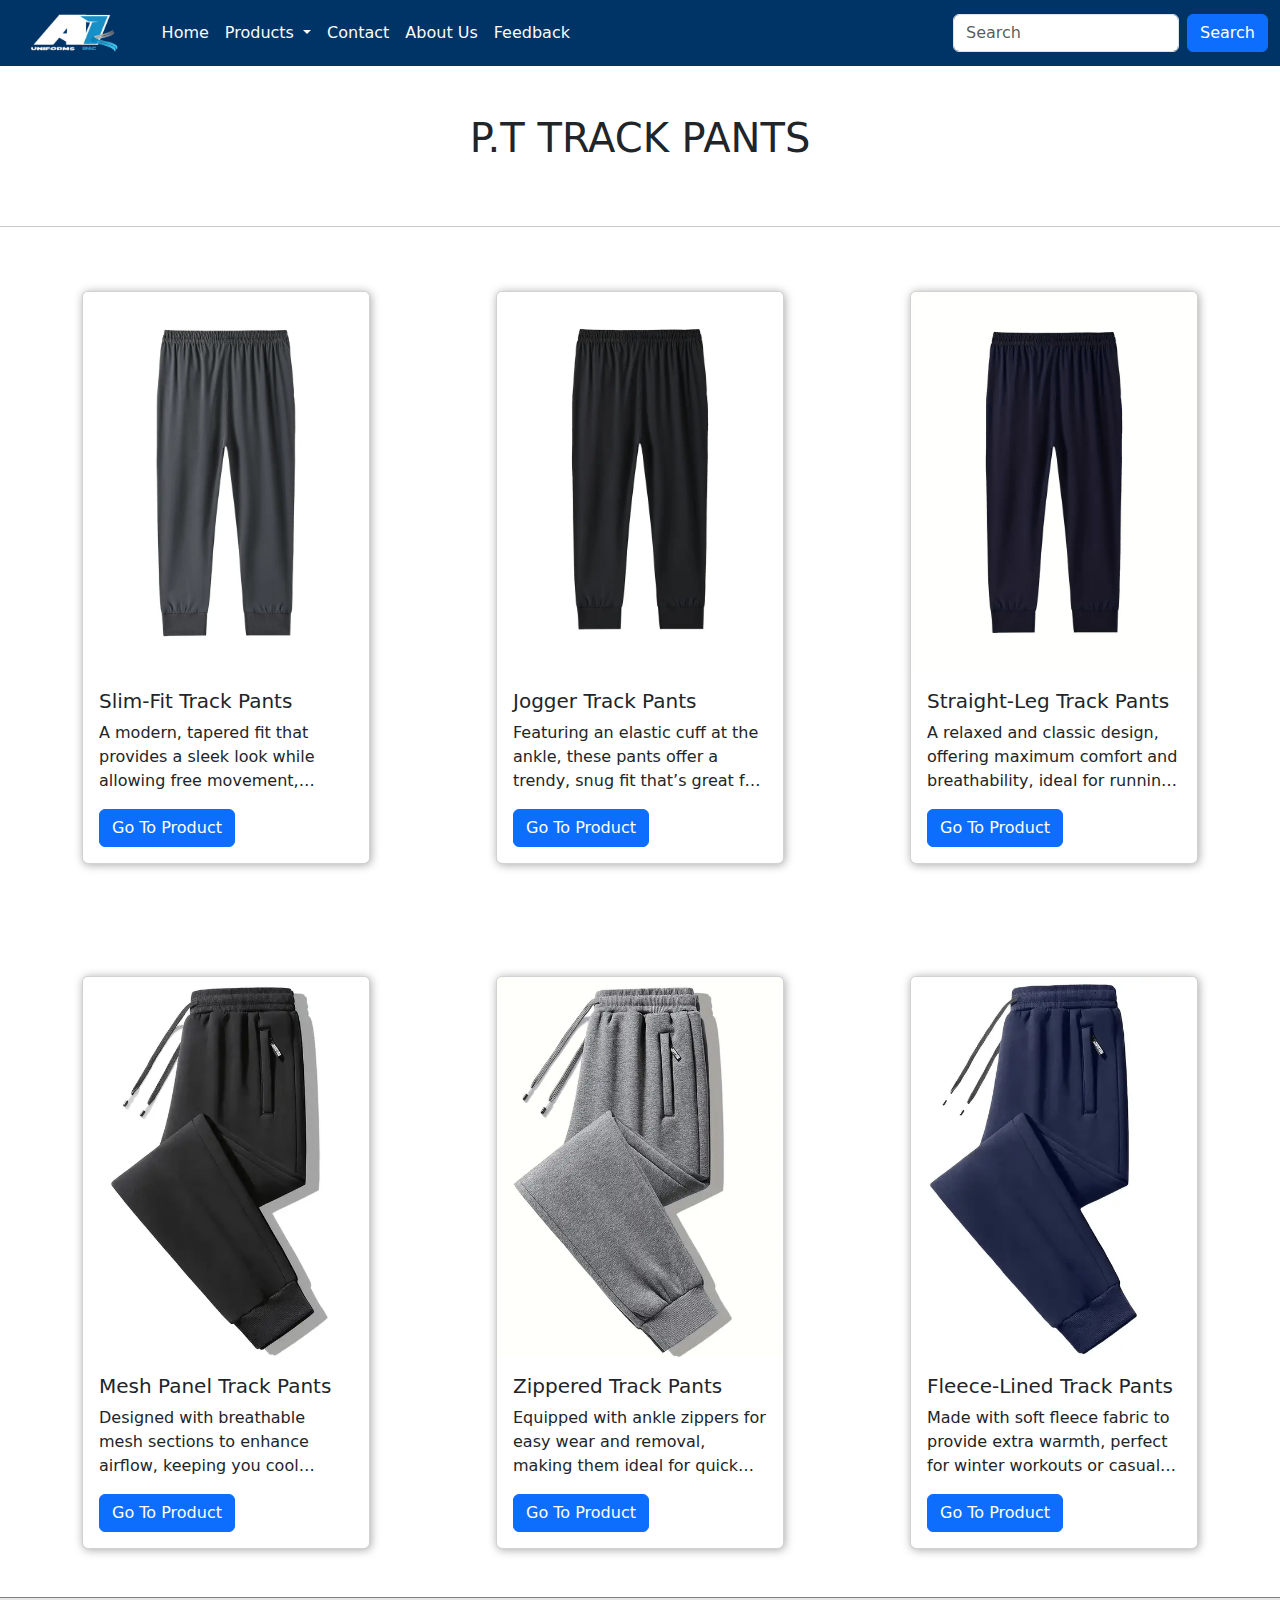
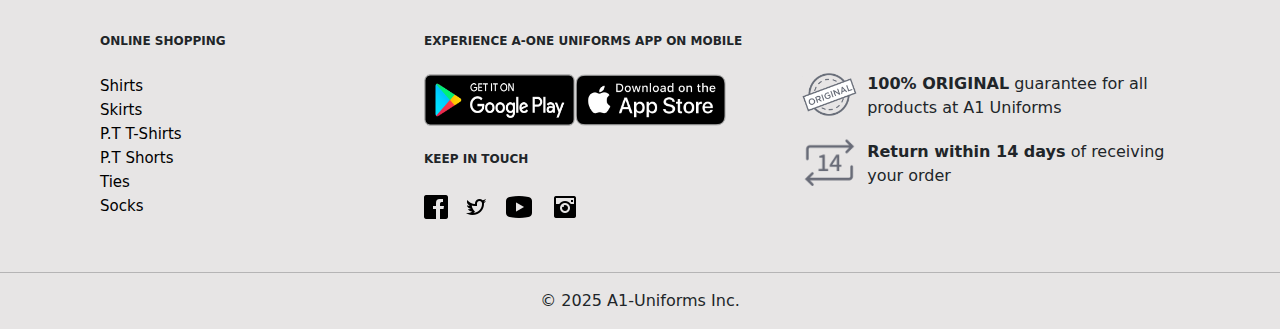
<file: product_pttrackpants.html>
<!DOCTYPE html>
<html lang="en">
<head>
    <meta charset="UTF-8">
    <meta name="viewport" content="width=device-width, initial-scale=1.0">
    <title>A1</title>
    <link rel="stylesheet" href="https://cdn.jsdelivr.net/npm/bootstrap@5.3.3/dist/css/bootstrap.min.css">
    <link rel="stylesheet" href="style.css">
</head>
<body>
  <header>
    <!-- Navbar start -->
    <nav class="navbar navbar-expand-lg">
        <div class="container-fluid">
        <a class="navbar-brand main_logo text-center" href="index.html"><img src="images/main logo/1.png" alt=""></a>
        <button class="navbar-toggler" type="button" data-bs-toggle="collapse" data-bs-target="#navbarSupportedContent" aria-controls="navbarSupportedContent" aria-expanded="false" aria-label="Toggle navigation">
            <span class="navbar-toggler-icon"></span>
        </button>
        <div class="collapse navbar-collapse" id="navbarSupportedContent">
            <ul class="navbar-nav me-auto mb-2 mb-lg-0">
            <li class="nav-item">
                <a class="nav-link" aria-current="page" href="index.html">Home</a>
            </li>
            <li class="nav-item dropdown">
                <a class="nav-link dropdown-toggle" href="#" role="button" data-bs-toggle="dropdown" aria-expanded="false">
                    Products
                </a>
                <ul class="dropdown-menu">
                    <li><a class="dropdown-item" href="product_shirt.html">Shirts</a></li>
                    <li><a class="dropdown-item" href="product_skirt.html">Skirts</a></li>
                    <li><a class="dropdown-item" href="product_frock.html">Frocks</a></li>
                    <li><a class="dropdown-item" href="product_ptt-shirts.html">P.T T-Shirts</a></li>
                    <li><a class="dropdown-item" href="product_ptshorts.html">P.T Shorts</a></li>
                    <li><a class="dropdown-item" href="product_pttrackpants.html">P.T Track Pants</a></li>
                    <li><a class="dropdown-item" href="product_belts.html">Belts</a></li>
                    <li><a class="dropdown-item" href="product_ties.html">Ties</a></li>
                    <li><a class="dropdown-item" href="product_logos.html">Logos</a></li>
                    <li><a class="dropdown-item" href="product_socks.html">Socks</a></li>
                </ul>
            </li>
            <li class="nav-item">
                <a class="nav-link" href="contact.html">Contact</a>
            </li>
            <li class="nav-item">
              <a class="nav-link" href="About Us.html">About Us</a>
          </li>
            <li class="nav-item">
              <a class="nav-link" href="feedback.html">Feedback</a>
          </li>
            </ul>
            <form class="d-flex" role="search">
            <input class="form-control me-2" type="search" placeholder="Search" aria-label="Search">
            <button class="btn btn-primary" type="submit">Search</button>
            </form>
        </div>
        </div>
    </nav>
    <!-- Navbar end -->
  </header>

      <main>      
        <h1 class="text-center py-5">P.T TRACK PANTS</h1>
        <hr>
        <div class="container d-flex justify-content-between flex-wrap gap-3">
          <div class="card my-5 prod-card" style="width: 18rem;">

            <!-- change image in src -->
            <img src="images/Track Pants/tp1.jpg" class="card-img-top" alt="...">
            <div class="card-body">

              <!-- change in h5 tag and p tag -->
              <h5 class="card-title">Slim-Fit Track Pants</h5>
              <p class="card-text">A modern, tapered fit that provides a sleek look while allowing free movement, perfect for workouts and casual wear.</p>

              <!-- change the link in href in a tag -->
              <a type="button" class="btn btn-primary" data-bs-toggle="modal" data-bs-target="#trackpant1">
                Go To Product
              </a>
            </div>
          </div>
          <div class="card my-5 prod-card" style="width: 18rem;">
            <img src="images/Track Pants/tp2.jpg" class="card-img-top" alt="...">
            <div class="card-body">
              <h5 class="card-title">Jogger Track Pants</h5>
              <p class="card-text">Featuring an elastic cuff at the ankle, these pants offer a trendy, snug fit that’s great for both sports and streetwear.</p>
              <a type="button" class="btn btn-primary" data-bs-toggle="modal" data-bs-target="#trackpant2">
                Go To Product
              </a>
            </div>
          </div>
          <div class="card my-5 prod-card" style="width: 18rem;">
            <img src="images/Track Pants/tp3.jpg" class="card-img-top" alt="...">
            <div class="card-body">
              <h5 class="card-title">Straight-Leg Track Pants</h5>
              <p class="card-text">A relaxed and classic design, offering maximum comfort and breathability, ideal for running and training.</p>
              <a type="button" class="btn btn-primary" data-bs-toggle="modal" data-bs-target="#trackpant3">
                Go To Product
              </a>
            </div>
          </div>
          <div class="card my-5 prod-card" style="width: 18rem;">
            <img src="images/Track Pants/tp4.jpg" class="card-img-top" alt="...">
            <div class="card-body">
              <h5 class="card-title">Mesh Panel Track Pants</h5>
              <p class="card-text">Designed with breathable mesh sections to enhance airflow, keeping you cool during intense workouts.</p>
              <a type="button" class="btn btn-primary" data-bs-toggle="modal" data-bs-target="#trackpant4">
                Go To Product
              </a>
            </div>
          </div>
          <div class="card my-5 prod-card" style="width: 18rem;">
            <img src="images/Track Pants/tp5.jpg" class="card-img-top" alt="...">
            <div class="card-body">
              <h5 class="card-title">Zippered Track Pants</h5>
              <p class="card-text">Equipped with ankle zippers for easy wear and removal, making them ideal for quick changes before or after training.</p>
              <a type="button" class="btn btn-primary" data-bs-toggle="modal" data-bs-target="#trackpant5">
                Go To Product
              </a>
            </div>
          </div>
          <div class="card my-5 prod-card" style="width: 18rem;">
            <img src="images/Track Pants/tp6.jpg" class="card-img-top" alt="...">
            <div class="card-body">
              <h5 class="card-title">Fleece-Lined Track Pants</h5>
              <p class="card-text">Made with soft fleece fabric to provide extra warmth, perfect for winter workouts or casual lounging.</p>
              <a type="button" class="btn btn-primary" data-bs-toggle="modal" data-bs-target="#trackpant6">
                Go To Product
              </a>
            </div>
          </div>

<!-- Modal 1 -->
          <div class="modal fade" id="trackpant1" tabindex="-1" aria-labelledby="exampleModalLabel" aria-hidden="true">
            <div class="modal-dialog">
              <div class="modal-content">
                <div class="modal-header">
                  <h1 class="modal-title fs-5" id="exampleModalLabel">Slim-Fit Track Pants</h1>
                  <button type="button" class="btn-close" data-bs-dismiss="modal" aria-label="Close"></button>
                </div>
                <div class="modal-body">
                  <div class="container">
                    <div class="product_image">
                        <img src="images/Track Pants/tp1.jpg" alt="">
                    </div>
                    <div class="detail m-3">
                        <h2>Slim-Fit Track Pants</h2>
                        <p>A modern, tapered fit that provides a sleek look while allowing free movement, perfect for workouts and casual wear.</p>
                        <div><b>Rating:</b><br> 
                            <svg xmlns="http://www.w3.org/2000/svg" width="16" height="16" fill="currentColor" class="bi bi-star-fill" viewBox="0 0 16 16">
                            <path d="M3.612 15.443c-.386.198-.824-.149-.746-.592l.83-4.73L.173 6.765c-.329-.314-.158-.888.283-.95l4.898-.696L7.538.792c.197-.39.73-.39.927 0l2.184 4.327 4.898.696c.441.062.612.636.282.95l-3.522 3.356.83 4.73c.078.443-.36.79-.746.592L8 13.187l-4.389 2.256z"/>
                          </svg>
                          <svg xmlns="http://www.w3.org/2000/svg" width="16" height="16" fill="currentColor" class="bi bi-star-fill" viewBox="0 0 16 16">
                            <path d="M3.612 15.443c-.386.198-.824-.149-.746-.592l.83-4.73L.173 6.765c-.329-.314-.158-.888.283-.95l4.898-.696L7.538.792c.197-.39.73-.39.927 0l2.184 4.327 4.898.696c.441.062.612.636.282.95l-3.522 3.356.83 4.73c.078.443-.36.79-.746.592L8 13.187l-4.389 2.256z"/>
                          </svg>
                          <svg xmlns="http://www.w3.org/2000/svg" width="16" height="16" fill="currentColor" class="bi bi-star-fill" viewBox="0 0 16 16">
                            <path d="M3.612 15.443c-.386.198-.824-.149-.746-.592l.83-4.73L.173 6.765c-.329-.314-.158-.888.283-.95l4.898-.696L7.538.792c.197-.39.73-.39.927 0l2.184 4.327 4.898.696c.441.062.612.636.282.95l-3.522 3.356.83 4.73c.078.443-.36.79-.746.592L8 13.187l-4.389 2.256z"/>
                          </svg>
                          <svg xmlns="http://www.w3.org/2000/svg" width="16" height="16" fill="currentColor" class="bi bi-star-fill" viewBox="0 0 16 16">
                            <path d="M3.612 15.443c-.386.198-.824-.149-.746-.592l.83-4.73L.173 6.765c-.329-.314-.158-.888.283-.95l4.898-.696L7.538.792c.197-.39.73-.39.927 0l2.184 4.327 4.898.696c.441.062.612.636.282.95l-3.522 3.356.83 4.73c.078.443-.36.79-.746.592L8 13.187l-4.389 2.256z"/>
                          </svg>
                          <svg xmlns="http://www.w3.org/2000/svg" width="16" height="16" fill="currentColor" class="bi bi-star-half" viewBox="0 0 16 16">
                            <path d="M5.354 5.119 7.538.792A.52.52 0 0 1 8 .5c.183 0 .366.097.465.292l2.184 4.327 4.898.696A.54.54 0 0 1 16 6.32a.55.55 0 0 1-.17.445l-3.523 3.356.83 4.73c.078.443-.36.79-.746.592L8 13.187l-4.389 2.256a.5.5 0 0 1-.146.05c-.342.06-.668-.254-.6-.642l.83-4.73L.173 6.765a.55.55 0 0 1-.172-.403.6.6 0 0 1 .085-.302.51.51 0 0 1 .37-.245zM8 12.027a.5.5 0 0 1 .232.056l3.686 1.894-.694-3.957a.56.56 0 0 1 .162-.505l2.907-2.77-4.052-.576a.53.53 0 0 1-.393-.288L8.001 2.223 8 2.226z"/>
                          </svg>
                          4.5/5 <br>
                        </div>
                    </div>
                  </div>
                </div>
                <div class="modal-footer">
                  <button type="button" class="btn btn-secondary" data-bs-dismiss="modal">Close</button>
                  <button type="button" class="btn btn-primary add-to-cart-btn">Add To Cart</button>
                </div>
              </div>
            </div>
          </div>
          <div class="modal fade" id="trackpant2" tabindex="-1" aria-labelledby="exampleModalLabel" aria-hidden="true">
            <div class="modal-dialog">
              <div class="modal-content">
                <div class="modal-header">
                  <h1 class="modal-title fs-5" id="exampleModalLabel">Jogger Track Pants</h1>
                  <button type="button" class="btn-close" data-bs-dismiss="modal" aria-label="Close"></button>
                </div>
                <div class="modal-body">
                  <div class="container">
                    <div class="product_image">
                        <img src="images/Track Pants/tp2.jpg" alt="">
                    </div>
                    <div class="detail m-3">
                        <h2>Jogger Track Pants</h2>
                        <p>Featuring an elastic cuff at the ankle, these pants offer a trendy, snug fit that’s great for both sports and streetwear.</p>
                        <div><b>Rating:</b><br> 
                            <svg xmlns="http://www.w3.org/2000/svg" width="16" height="16" fill="currentColor" class="bi bi-star-fill" viewBox="0 0 16 16">
                            <path d="M3.612 15.443c-.386.198-.824-.149-.746-.592l.83-4.73L.173 6.765c-.329-.314-.158-.888.283-.95l4.898-.696L7.538.792c.197-.39.73-.39.927 0l2.184 4.327 4.898.696c.441.062.612.636.282.95l-3.522 3.356.83 4.73c.078.443-.36.79-.746.592L8 13.187l-4.389 2.256z"/>
                          </svg>
                          <svg xmlns="http://www.w3.org/2000/svg" width="16" height="16" fill="currentColor" class="bi bi-star-fill" viewBox="0 0 16 16">
                            <path d="M3.612 15.443c-.386.198-.824-.149-.746-.592l.83-4.73L.173 6.765c-.329-.314-.158-.888.283-.95l4.898-.696L7.538.792c.197-.39.73-.39.927 0l2.184 4.327 4.898.696c.441.062.612.636.282.95l-3.522 3.356.83 4.73c.078.443-.36.79-.746.592L8 13.187l-4.389 2.256z"/>
                          </svg>
                          <svg xmlns="http://www.w3.org/2000/svg" width="16" height="16" fill="currentColor" class="bi bi-star-fill" viewBox="0 0 16 16">
                            <path d="M3.612 15.443c-.386.198-.824-.149-.746-.592l.83-4.73L.173 6.765c-.329-.314-.158-.888.283-.95l4.898-.696L7.538.792c.197-.39.73-.39.927 0l2.184 4.327 4.898.696c.441.062.612.636.282.95l-3.522 3.356.83 4.73c.078.443-.36.79-.746.592L8 13.187l-4.389 2.256z"/>
                          </svg>
                          <svg xmlns="http://www.w3.org/2000/svg" width="16" height="16" fill="currentColor" class="bi bi-star-fill" viewBox="0 0 16 16">
                            <path d="M3.612 15.443c-.386.198-.824-.149-.746-.592l.83-4.73L.173 6.765c-.329-.314-.158-.888.283-.95l4.898-.696L7.538.792c.197-.39.73-.39.927 0l2.184 4.327 4.898.696c.441.062.612.636.282.95l-3.522 3.356.83 4.73c.078.443-.36.79-.746.592L8 13.187l-4.389 2.256z"/>
                          </svg>
                          <svg xmlns="http://www.w3.org/2000/svg" width="16" height="16" fill="currentColor" class="bi bi-star-half" viewBox="0 0 16 16">
                            <path d="M5.354 5.119 7.538.792A.52.52 0 0 1 8 .5c.183 0 .366.097.465.292l2.184 4.327 4.898.696A.54.54 0 0 1 16 6.32a.55.55 0 0 1-.17.445l-3.523 3.356.83 4.73c.078.443-.36.79-.746.592L8 13.187l-4.389 2.256a.5.5 0 0 1-.146.05c-.342.06-.668-.254-.6-.642l.83-4.73L.173 6.765a.55.55 0 0 1-.172-.403.6.6 0 0 1 .085-.302.51.51 0 0 1 .37-.245zM8 12.027a.5.5 0 0 1 .232.056l3.686 1.894-.694-3.957a.56.56 0 0 1 .162-.505l2.907-2.77-4.052-.576a.53.53 0 0 1-.393-.288L8.001 2.223 8 2.226z"/>
                          </svg>
                          4.5/5 <br>
                        </div>
                    </div>
                  </div>
                </div>
                <div class="modal-footer">
                  <button type="button" class="btn btn-secondary" data-bs-dismiss="modal">Close</button>
                  <button type="button" class="btn btn-primary add-to-cart-btn">Add To Cart</button>
                </div>
              </div>
            </div>
          </div>
          <div class="modal fade" id="trackpant3" tabindex="-1" aria-labelledby="exampleModalLabel" aria-hidden="true">
            <div class="modal-dialog">
              <div class="modal-content">
                <div class="modal-header">
                  <h1 class="modal-title fs-5" id="exampleModalLabel">Straight-Leg Track PantsChino Shorts</h1>
                  <button type="button" class="btn-close" data-bs-dismiss="modal" aria-label="Close"></button>
                </div>
                <div class="modal-body">
                  <div class="container">
                    <div class="product_image">
                        <img src="images/Track Pants/tp3.jpg" alt="">
                    </div>
                    <div class="detail m-3">
                        <h2>Straight-Leg Track Pants</h2>
                        <p>A relaxed and classic design, offering maximum comfort and breathability, ideal for running and training.</p>
                        <div><b>Rating:</b><br> 
                            <svg xmlns="http://www.w3.org/2000/svg" width="16" height="16" fill="currentColor" class="bi bi-star-fill" viewBox="0 0 16 16">
                            <path d="M3.612 15.443c-.386.198-.824-.149-.746-.592l.83-4.73L.173 6.765c-.329-.314-.158-.888.283-.95l4.898-.696L7.538.792c.197-.39.73-.39.927 0l2.184 4.327 4.898.696c.441.062.612.636.282.95l-3.522 3.356.83 4.73c.078.443-.36.79-.746.592L8 13.187l-4.389 2.256z"/>
                          </svg>
                          <svg xmlns="http://www.w3.org/2000/svg" width="16" height="16" fill="currentColor" class="bi bi-star-fill" viewBox="0 0 16 16">
                            <path d="M3.612 15.443c-.386.198-.824-.149-.746-.592l.83-4.73L.173 6.765c-.329-.314-.158-.888.283-.95l4.898-.696L7.538.792c.197-.39.73-.39.927 0l2.184 4.327 4.898.696c.441.062.612.636.282.95l-3.522 3.356.83 4.73c.078.443-.36.79-.746.592L8 13.187l-4.389 2.256z"/>
                          </svg>
                          <svg xmlns="http://www.w3.org/2000/svg" width="16" height="16" fill="currentColor" class="bi bi-star-fill" viewBox="0 0 16 16">
                            <path d="M3.612 15.443c-.386.198-.824-.149-.746-.592l.83-4.73L.173 6.765c-.329-.314-.158-.888.283-.95l4.898-.696L7.538.792c.197-.39.73-.39.927 0l2.184 4.327 4.898.696c.441.062.612.636.282.95l-3.522 3.356.83 4.73c.078.443-.36.79-.746.592L8 13.187l-4.389 2.256z"/>
                          </svg>
                          <svg xmlns="http://www.w3.org/2000/svg" width="16" height="16" fill="currentColor" class="bi bi-star-fill" viewBox="0 0 16 16">
                            <path d="M3.612 15.443c-.386.198-.824-.149-.746-.592l.83-4.73L.173 6.765c-.329-.314-.158-.888.283-.95l4.898-.696L7.538.792c.197-.39.73-.39.927 0l2.184 4.327 4.898.696c.441.062.612.636.282.95l-3.522 3.356.83 4.73c.078.443-.36.79-.746.592L8 13.187l-4.389 2.256z"/>
                          </svg>
                          <svg xmlns="http://www.w3.org/2000/svg" width="16" height="16" fill="currentColor" class="bi bi-star-half" viewBox="0 0 16 16">
                            <path d="M5.354 5.119 7.538.792A.52.52 0 0 1 8 .5c.183 0 .366.097.465.292l2.184 4.327 4.898.696A.54.54 0 0 1 16 6.32a.55.55 0 0 1-.17.445l-3.523 3.356.83 4.73c.078.443-.36.79-.746.592L8 13.187l-4.389 2.256a.5.5 0 0 1-.146.05c-.342.06-.668-.254-.6-.642l.83-4.73L.173 6.765a.55.55 0 0 1-.172-.403.6.6 0 0 1 .085-.302.51.51 0 0 1 .37-.245zM8 12.027a.5.5 0 0 1 .232.056l3.686 1.894-.694-3.957a.56.56 0 0 1 .162-.505l2.907-2.77-4.052-.576a.53.53 0 0 1-.393-.288L8.001 2.223 8 2.226z"/>
                          </svg>
                          4.5/5 <br>
                        </div>
                    </div>
                  </div>
                </div>
                <div class="modal-footer">
                  <button type="button" class="btn btn-secondary" data-bs-dismiss="modal">Close</button>
                  <button type="button" class="btn btn-primary add-to-cart-btn">Add To Cart</button>
                </div>
              </div>
            </div>
          </div>
          <div class="modal fade" id="trackpant4" tabindex="-1" aria-labelledby="exampleModalLabel" aria-hidden="true">
            <div class="modal-dialog">
              <div class="modal-content">
                <div class="modal-header">
                  <h1 class="modal-title fs-5" id="exampleModalLabel">Mesh Panel Track Pants</h1>
                  <button type="button" class="btn-close" data-bs-dismiss="modal" aria-label="Close"></button>
                </div>
                <div class="modal-body">
                  <div class="container">
                    <div class="product_image">
                        <img src="images/Track Pants/tp4.jpg" alt="">
                    </div>
                    <div class="detail m-3">
                        <h2>Mesh Panel Track Pants</h2>
                        <p>Designed with breathable mesh sections to enhance airflow, keeping you cool during intense workouts.</p>
                        <div><b>Rating:</b><br> 
                            <svg xmlns="http://www.w3.org/2000/svg" width="16" height="16" fill="currentColor" class="bi bi-star-fill" viewBox="0 0 16 16">
                            <path d="M3.612 15.443c-.386.198-.824-.149-.746-.592l.83-4.73L.173 6.765c-.329-.314-.158-.888.283-.95l4.898-.696L7.538.792c.197-.39.73-.39.927 0l2.184 4.327 4.898.696c.441.062.612.636.282.95l-3.522 3.356.83 4.73c.078.443-.36.79-.746.592L8 13.187l-4.389 2.256z"/>
                          </svg>
                          <svg xmlns="http://www.w3.org/2000/svg" width="16" height="16" fill="currentColor" class="bi bi-star-fill" viewBox="0 0 16 16">
                            <path d="M3.612 15.443c-.386.198-.824-.149-.746-.592l.83-4.73L.173 6.765c-.329-.314-.158-.888.283-.95l4.898-.696L7.538.792c.197-.39.73-.39.927 0l2.184 4.327 4.898.696c.441.062.612.636.282.95l-3.522 3.356.83 4.73c.078.443-.36.79-.746.592L8 13.187l-4.389 2.256z"/>
                          </svg>
                          <svg xmlns="http://www.w3.org/2000/svg" width="16" height="16" fill="currentColor" class="bi bi-star-fill" viewBox="0 0 16 16">
                            <path d="M3.612 15.443c-.386.198-.824-.149-.746-.592l.83-4.73L.173 6.765c-.329-.314-.158-.888.283-.95l4.898-.696L7.538.792c.197-.39.73-.39.927 0l2.184 4.327 4.898.696c.441.062.612.636.282.95l-3.522 3.356.83 4.73c.078.443-.36.79-.746.592L8 13.187l-4.389 2.256z"/>
                          </svg>
                          <svg xmlns="http://www.w3.org/2000/svg" width="16" height="16" fill="currentColor" class="bi bi-star-fill" viewBox="0 0 16 16">
                            <path d="M3.612 15.443c-.386.198-.824-.149-.746-.592l.83-4.73L.173 6.765c-.329-.314-.158-.888.283-.95l4.898-.696L7.538.792c.197-.39.73-.39.927 0l2.184 4.327 4.898.696c.441.062.612.636.282.95l-3.522 3.356.83 4.73c.078.443-.36.79-.746.592L8 13.187l-4.389 2.256z"/>
                          </svg>
                          <svg xmlns="http://www.w3.org/2000/svg" width="16" height="16" fill="currentColor" class="bi bi-star-half" viewBox="0 0 16 16">
                            <path d="M5.354 5.119 7.538.792A.52.52 0 0 1 8 .5c.183 0 .366.097.465.292l2.184 4.327 4.898.696A.54.54 0 0 1 16 6.32a.55.55 0 0 1-.17.445l-3.523 3.356.83 4.73c.078.443-.36.79-.746.592L8 13.187l-4.389 2.256a.5.5 0 0 1-.146.05c-.342.06-.668-.254-.6-.642l.83-4.73L.173 6.765a.55.55 0 0 1-.172-.403.6.6 0 0 1 .085-.302.51.51 0 0 1 .37-.245zM8 12.027a.5.5 0 0 1 .232.056l3.686 1.894-.694-3.957a.56.56 0 0 1 .162-.505l2.907-2.77-4.052-.576a.53.53 0 0 1-.393-.288L8.001 2.223 8 2.226z"/>
                          </svg>
                          4.5/5 <br>
                        </div>
                    </div>
                  </div>
                </div>
                <div class="modal-footer">
                  <button type="button" class="btn btn-secondary" data-bs-dismiss="modal">Close</button>
                  <button type="button" class="btn btn-primary add-to-cart-btn">Add To Cart</button>
                </div>
              </div>
            </div>
          </div>
          <div class="modal fade" id="trackpant5" tabindex="-1" aria-labelledby="exampleModalLabel" aria-hidden="true">
            <div class="modal-dialog">
              <div class="modal-content">
                <div class="modal-header">
                  <h1 class="modal-title fs-5" id="exampleModalLabel">Zippered Track Pants</h1>
                  <button type="button" class="btn-close" data-bs-dismiss="modal" aria-label="Close"></button>
                </div>
                <div class="modal-body">
                  <div class="container">
                    <div class="product_image">
                        <img src="images/Track Pants/tp5.jpg" alt="">
                    </div>
                    <div class="detail m-3">
                        <h2>Zippered Track Pants</h2>
                        <p>Equipped with ankle zippers for easy wear and removal, making them ideal for quick changes before or after training.</p>
                        <div><b>Rating:</b><br> 
                            <svg xmlns="http://www.w3.org/2000/svg" width="16" height="16" fill="currentColor" class="bi bi-star-fill" viewBox="0 0 16 16">
                            <path d="M3.612 15.443c-.386.198-.824-.149-.746-.592l.83-4.73L.173 6.765c-.329-.314-.158-.888.283-.95l4.898-.696L7.538.792c.197-.39.73-.39.927 0l2.184 4.327 4.898.696c.441.062.612.636.282.95l-3.522 3.356.83 4.73c.078.443-.36.79-.746.592L8 13.187l-4.389 2.256z"/>
                          </svg>
                          <svg xmlns="http://www.w3.org/2000/svg" width="16" height="16" fill="currentColor" class="bi bi-star-fill" viewBox="0 0 16 16">
                            <path d="M3.612 15.443c-.386.198-.824-.149-.746-.592l.83-4.73L.173 6.765c-.329-.314-.158-.888.283-.95l4.898-.696L7.538.792c.197-.39.73-.39.927 0l2.184 4.327 4.898.696c.441.062.612.636.282.95l-3.522 3.356.83 4.73c.078.443-.36.79-.746.592L8 13.187l-4.389 2.256z"/>
                          </svg>
                          <svg xmlns="http://www.w3.org/2000/svg" width="16" height="16" fill="currentColor" class="bi bi-star-fill" viewBox="0 0 16 16">
                            <path d="M3.612 15.443c-.386.198-.824-.149-.746-.592l.83-4.73L.173 6.765c-.329-.314-.158-.888.283-.95l4.898-.696L7.538.792c.197-.39.73-.39.927 0l2.184 4.327 4.898.696c.441.062.612.636.282.95l-3.522 3.356.83 4.73c.078.443-.36.79-.746.592L8 13.187l-4.389 2.256z"/>
                          </svg>
                          <svg xmlns="http://www.w3.org/2000/svg" width="16" height="16" fill="currentColor" class="bi bi-star-fill" viewBox="0 0 16 16">
                            <path d="M3.612 15.443c-.386.198-.824-.149-.746-.592l.83-4.73L.173 6.765c-.329-.314-.158-.888.283-.95l4.898-.696L7.538.792c.197-.39.73-.39.927 0l2.184 4.327 4.898.696c.441.062.612.636.282.95l-3.522 3.356.83 4.73c.078.443-.36.79-.746.592L8 13.187l-4.389 2.256z"/>
                          </svg>
                          <svg xmlns="http://www.w3.org/2000/svg" width="16" height="16" fill="currentColor" class="bi bi-star-half" viewBox="0 0 16 16">
                            <path d="M5.354 5.119 7.538.792A.52.52 0 0 1 8 .5c.183 0 .366.097.465.292l2.184 4.327 4.898.696A.54.54 0 0 1 16 6.32a.55.55 0 0 1-.17.445l-3.523 3.356.83 4.73c.078.443-.36.79-.746.592L8 13.187l-4.389 2.256a.5.5 0 0 1-.146.05c-.342.06-.668-.254-.6-.642l.83-4.73L.173 6.765a.55.55 0 0 1-.172-.403.6.6 0 0 1 .085-.302.51.51 0 0 1 .37-.245zM8 12.027a.5.5 0 0 1 .232.056l3.686 1.894-.694-3.957a.56.56 0 0 1 .162-.505l2.907-2.77-4.052-.576a.53.53 0 0 1-.393-.288L8.001 2.223 8 2.226z"/>
                          </svg>
                          4.5/5 <br>
                        </div>
                    </div>
                  </div>
                </div>
                <div class="modal-footer">
                  <button type="button" class="btn btn-secondary" data-bs-dismiss="modal">Close</button>
                  <button type="button" class="btn btn-primary add-to-cart-btn">Add To Cart</button>
                </div>
              </div>
            </div>
          </div>
          <div class="modal fade" id="trackpant6" tabindex="-1" aria-labelledby="exampleModalLabel" aria-hidden="true">
            <div class="modal-dialog">
              <div class="modal-content">
                <div class="modal-header">
                  <h1 class="modal-title fs-5" id="exampleModalLabel">Fleece-Lined Track Pants</h1>
                  <button type="button" class="btn-close" data-bs-dismiss="modal" aria-label="Close"></button>
                </div>
                <div class="modal-body">
                  <div class="container">
                    <div class="product_image">
                        <img src="images/Track Pants/tp6.jpg" alt="">
                    </div>
                    <div class="detail m-3">
                        <h2>Fleece-Lined Track Pants</h2>
                        <p>Made with soft fleece fabric to provide extra warmth, perfect for winter workouts or casual lounging.</p>
                        <div><b>Rating:</b><br> 
                            <svg xmlns="http://www.w3.org/2000/svg" width="16" height="16" fill="currentColor" class="bi bi-star-fill" viewBox="0 0 16 16">
                            <path d="M3.612 15.443c-.386.198-.824-.149-.746-.592l.83-4.73L.173 6.765c-.329-.314-.158-.888.283-.95l4.898-.696L7.538.792c.197-.39.73-.39.927 0l2.184 4.327 4.898.696c.441.062.612.636.282.95l-3.522 3.356.83 4.73c.078.443-.36.79-.746.592L8 13.187l-4.389 2.256z"/>
                          </svg>
                          <svg xmlns="http://www.w3.org/2000/svg" width="16" height="16" fill="currentColor" class="bi bi-star-fill" viewBox="0 0 16 16">
                            <path d="M3.612 15.443c-.386.198-.824-.149-.746-.592l.83-4.73L.173 6.765c-.329-.314-.158-.888.283-.95l4.898-.696L7.538.792c.197-.39.73-.39.927 0l2.184 4.327 4.898.696c.441.062.612.636.282.95l-3.522 3.356.83 4.73c.078.443-.36.79-.746.592L8 13.187l-4.389 2.256z"/>
                          </svg>
                          <svg xmlns="http://www.w3.org/2000/svg" width="16" height="16" fill="currentColor" class="bi bi-star-fill" viewBox="0 0 16 16">
                            <path d="M3.612 15.443c-.386.198-.824-.149-.746-.592l.83-4.73L.173 6.765c-.329-.314-.158-.888.283-.95l4.898-.696L7.538.792c.197-.39.73-.39.927 0l2.184 4.327 4.898.696c.441.062.612.636.282.95l-3.522 3.356.83 4.73c.078.443-.36.79-.746.592L8 13.187l-4.389 2.256z"/>
                          </svg>
                          <svg xmlns="http://www.w3.org/2000/svg" width="16" height="16" fill="currentColor" class="bi bi-star-fill" viewBox="0 0 16 16">
                            <path d="M3.612 15.443c-.386.198-.824-.149-.746-.592l.83-4.73L.173 6.765c-.329-.314-.158-.888.283-.95l4.898-.696L7.538.792c.197-.39.73-.39.927 0l2.184 4.327 4.898.696c.441.062.612.636.282.95l-3.522 3.356.83 4.73c.078.443-.36.79-.746.592L8 13.187l-4.389 2.256z"/>
                          </svg>
                          <svg xmlns="http://www.w3.org/2000/svg" width="16" height="16" fill="currentColor" class="bi bi-star-half" viewBox="0 0 16 16">
                            <path d="M5.354 5.119 7.538.792A.52.52 0 0 1 8 .5c.183 0 .366.097.465.292l2.184 4.327 4.898.696A.54.54 0 0 1 16 6.32a.55.55 0 0 1-.17.445l-3.523 3.356.83 4.73c.078.443-.36.79-.746.592L8 13.187l-4.389 2.256a.5.5 0 0 1-.146.05c-.342.06-.668-.254-.6-.642l.83-4.73L.173 6.765a.55.55 0 0 1-.172-.403.6.6 0 0 1 .085-.302.51.51 0 0 1 .37-.245zM8 12.027a.5.5 0 0 1 .232.056l3.686 1.894-.694-3.957a.56.56 0 0 1 .162-.505l2.907-2.77-4.052-.576a.53.53 0 0 1-.393-.288L8.001 2.223 8 2.226z"/>
                          </svg>
                          4.5/5 <br>
                        </div>
                    </div>
                  </div>
                </div>
                <div class="modal-footer">
                  <button type="button" class="btn btn-secondary" data-bs-dismiss="modal">Close</button>
                  <button type="button" class="btn btn-primary add-to-cart-btn">Add To Cart</button>
                </div>
              </div>
            </div>
          </div>

        </div>
    </main>

    <footer>
      <div class="upper d-flex">
          <div class="shoplinks">
              <p class="heads py-4"><b>ONLINE SHOPPING</b></p>
              <ul class="footer_links">
                  <li><a href="product_shirt.html" class="f_links">Shirts</a></li>
                  <li><a href="product_skirt.html" class="f_links">Skirts</a></li>
                  <li><a href="product_ptt-shirts.html" class="f_links">P.T T-Shirts</a></li>
                  <li><a href="product_ptshorts.html" class="f_links">P.T Shorts</a></li>
                  <li><a href="product_ties.html" class="f_links">Ties</a></li>
                  <li><a href="product_socks.html" class="f_links">Socks</a></li>
              </ul>
          </div>
          <div class="experience">
              <p class="heads py-4"><b>EXPERIENCE A-ONE UNIFORMS APP ON MOBILE</b></p>
              <div class="gplay d-flex">
                  <img src="images/Footer/Google play.png" alt="">
                  <img src="images/Footer/Iphone store.png" alt="">
              </div>
              <p class="heads social py-4"><b>KEEP IN TOUCH</b></p>
              <div class="s_icons d-flex align-items-center gap-3">
                  <img src="images/Footer/fb.png" alt="">
                  <img src="images/Footer/twitter.png" alt="">
                  <img src="images/Footer/youtube.png" alt="">
                  <img src="images/Footer/insta.png" alt="">
              </div>
          </div>
          <div class="guarantee my-5">
              <div class="section1 d-flex my-3 justify-content-between align-items-center">
                  <div class="f_icon">
                      <img src="images/Footer/original.png" alt="">
                  </div>
                  <div class="guarantee_para">
                      <strong>100% ORIGINAL</strong> guarantee for all products at A1 Uniforms
                  </div>
              </div>
              <div class="section1 d-flex my-3 justify-content-between align-items-center">
                  <div class="f_icon">
                      <img src="images/Footer/g2.png" alt="">
                  </div>
                  <div class="guarantee_para">
                      <strong>Return within 14 days</strong> of receiving your order
                  </div>
              </div>
          </div>
      </div>
      <hr>
      <p class="text-center pb-3 m-0">© 2025 A1-Uniforms Inc.</p>
  </footer>
    <script src="https://cdn.jsdelivr.net/npm/bootstrap@5.0.2/dist/js/bootstrap.bundle.min.js"></script>
    <script>
      // Event delegation to handle all modals' Add To Cart buttons
      document.body.addEventListener("click", function(event) {
          if (event.target && event.target.classList.contains("add-to-cart-btn")) {
              let button = event.target;
              button.innerText = "Added";
              button.classList.remove("btn-primary");
              button.classList.add("btn-success");
              button.disabled = true;
          }
      });
  </script>
</body>
</html>
</file>
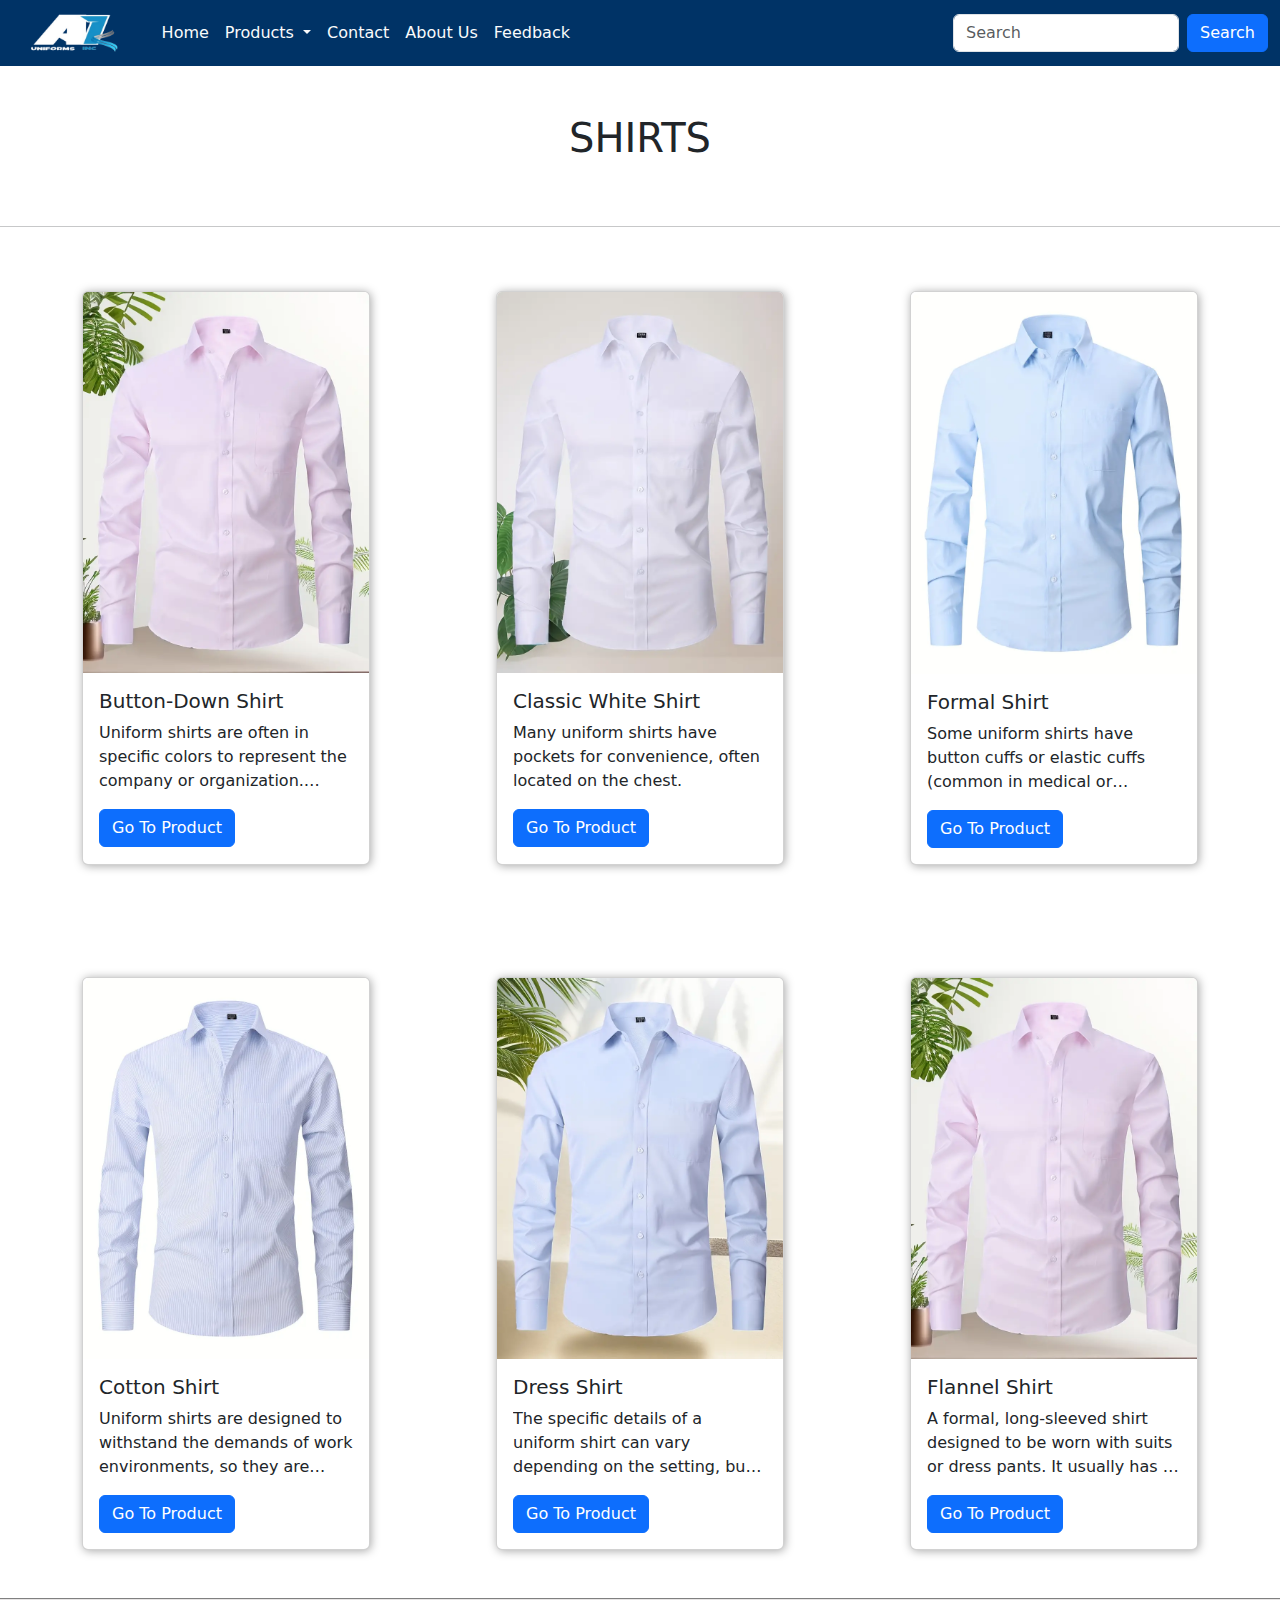
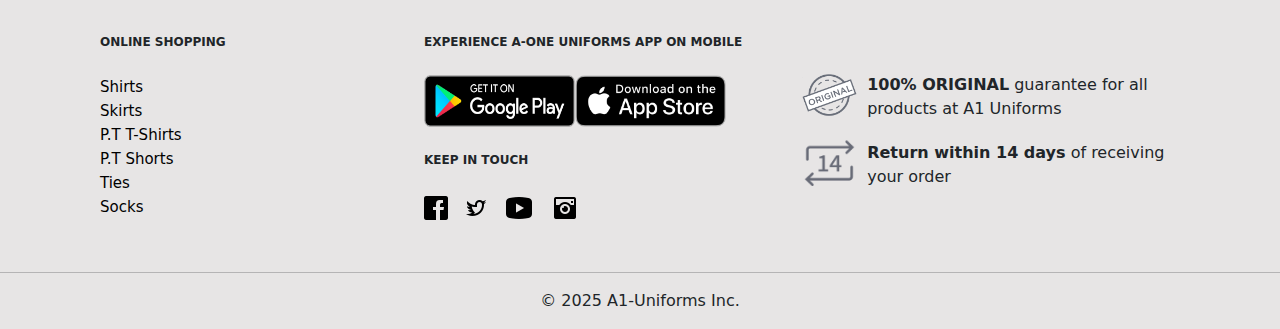
<file: product_shirt.html>
<!DOCTYPE html>
<html lang="en">
<head>
    <meta charset="UTF-8">
    <meta name="viewport" content="width=device-width, initial-scale=1.0">
    <title>A1</title>
    <link rel="stylesheet" href="https://cdn.jsdelivr.net/npm/bootstrap@5.3.3/dist/css/bootstrap.min.css">
    <link rel="stylesheet" href="style.css">
</head>
<body>
  <header>
    <!-- Navbar start -->
    <nav class="navbar navbar-expand-lg">
        <div class="container-fluid">
        <a class="navbar-brand main_logo text-center" href="index.html"><img src="images/main logo/1.png" alt=""></a>
        <button class="navbar-toggler" type="button" data-bs-toggle="collapse" data-bs-target="#navbarSupportedContent" aria-controls="navbarSupportedContent" aria-expanded="false" aria-label="Toggle navigation">
            <span class="navbar-toggler-icon"></span>
        </button>
        <div class="collapse navbar-collapse" id="navbarSupportedContent">
            <ul class="navbar-nav me-auto mb-2 mb-lg-0">
            <li class="nav-item">
                <a class="nav-link" aria-current="page" href="index.html">Home</a>
            </li>
            <li class="nav-item dropdown">
                <a class="nav-link dropdown-toggle" href="#" role="button" data-bs-toggle="dropdown" aria-expanded="false">
                    Products
                </a>
                <ul class="dropdown-menu">
                    <li><a class="dropdown-item" href="product_shirt.html">Shirts</a></li>
                    <li><a class="dropdown-item" href="product_skirt.html">Skirts</a></li>
                    <li><a class="dropdown-item" href="product_frock.html">Frocks</a></li>
                    <li><a class="dropdown-item" href="product_ptt-shirts.html">P.T T-Shirts</a></li>
                    <li><a class="dropdown-item" href="product_ptshorts.html">P.T Shorts</a></li>
                    <li><a class="dropdown-item" href="product_pttrackpants.html">P.T Track Pants</a></li>
                    <li><a class="dropdown-item" href="product_belts.html">Belts</a></li>
                    <li><a class="dropdown-item" href="product_ties.html">Ties</a></li>
                    <li><a class="dropdown-item" href="product_logos.html">Logos</a></li>
                    <li><a class="dropdown-item" href="product_socks.html">Socks</a></li>
                </ul>
            </li>
            <li class="nav-item">
                <a class="nav-link" href="contact.html">Contact</a>
            </li>
            <li class="nav-item">
              <a class="nav-link" href="About Us.html">About Us</a>
          </li>
            <li class="nav-item">
              <a class="nav-link" href="feedback.html">Feedback</a>
          </li>
            </ul>
            <form class="d-flex" role="search">
            <input class="form-control me-2" type="search" placeholder="Search" aria-label="Search">
            <button class="btn btn-primary" type="submit">Search</button>
            </form>
        </div>
        </div>
    </nav>
    <!-- Navbar end -->
  </header>

    <main>
      <h1 class="text-center py-5">SHIRTS</h1>
      <hr>
      <div class="container d-flex justify-content-between flex-wrap gap-3">
        <div class="card my-5 prod-card" style="width: 18rem;">

          <!-- change image in src -->
          <img src="images/Shirts/U1.jpg" class="card-img-top" alt="...">
          <div class="card-body">


            <!-- change in h5 tag and p tag -->
            <h5 class="card-title">Button-Down Shirt</h5>
            <p class="card-text">Uniform shirts are often in specific colors to represent the company or organization. Common colors include blue, white, black, and grey.</p>

            <!-- change the link in href in a tag -->
            <a type="button" class="btn btn-primary" data-bs-toggle="modal" data-bs-target="#Shirt1">
              Go To Product
            </a>
          </div>
        </div>
        <div class="card my-5 prod-card" style="width: 18rem;">
          <img src="images/Shirts/U2.jpg" class="card-img-top" alt="...">
          <div class="card-body">
            <h5 class="card-title">Classic White Shirt</h5>
            <p class="card-text">Many uniform shirts have pockets for convenience, often located on the chest.</p>
            <a type="button" class="btn btn-primary" data-bs-toggle="modal" data-bs-target="#Shirt2">
              Go To Product
            </a>
          </div>
        </div>
        <div class="card my-5 prod-card" style="width: 18rem;">
          <img src="images/Shirts/U3.jpg" class="card-img-top" alt="...">
          <div class="card-body">
            <h5 class="card-title">Formal Shirt</h5>
            <p class="card-text">Some uniform shirts have button cuffs or elastic cuffs (common in medical or industrial uniforms).</p>
            <a type="button" class="btn btn-primary" data-bs-toggle="modal" data-bs-target="#Shirt3">
              Go To Product
            </a>
          </div>
        </div>
        <div class="card my-5 prod-card" style="width: 18rem;">
          <img src="images/Shirts/U4.jpg" class="card-img-top" alt="...">
          <div class="card-body">
            <h5 class="card-title">Cotton Shirt</h5>
            <p class="card-text">Uniform shirts are designed to withstand the demands of work environments, so they are often reinforced at stress points (e.g., elbows, shoulders)</p>
            <a type="button" class="btn btn-primary" data-bs-toggle="modal" data-bs-target="#Shirt4">
              Go To Product
            </a>
          </div>
        </div>
        <div class="card my-5 prod-card" style="width: 18rem;">
          <img src="images/Shirts/U5.jpg" class="card-img-top" alt="...">
          <div class="card-body">
            <h5 class="card-title">Dress Shirt</h5>
            <p class="card-text">The specific details of a uniform shirt can vary depending on the setting, but here are the general features and details that are commonly found in uniform shirts:</p>
            <a type="button" class="btn btn-primary" data-bs-toggle="modal" data-bs-target="#Shirt5">
              Go To Product
            </a>
          </div>
        </div>
        <div class="card my-5 prod-card" style="width: 18rem;">
          <img src="images/Shirts/U6.jpg" class="card-img-top" alt="...">
          <div class="card-body">
            <h5 class="card-title">Flannel Shirt</h5>
            <p class="card-text">A formal, long-sleeved shirt designed to be worn with suits or dress pants. It usually has a stiff collar and is made from high-quality fabric for an elegant appearance.</p>
            <a type="button" class="btn btn-primary" data-bs-toggle="modal" data-bs-target="#Shirt6">
              Go To Product
            </a>
          </div>
        </div>

        <!-- Modal 1 -->
        <div class="modal fade" id="Shirt1" tabindex="-1" aria-labelledby="exampleModalLabel" aria-hidden="true">
          <div class="modal-dialog">
            <div class="modal-content">
              <div class="modal-header">
                <h1 class="modal-title fs-5" id="exampleModalLabel">Button-Down Shirt</h1>
                <button type="button" class="btn-close" data-bs-dismiss="modal" aria-label="Close"></button>
              </div>
              <div class="modal-body">
                <div class="container">
                  <div class="product_image">
                      <img src="images/Shirts/U1.jpg" alt="">
                  </div>
                  <div class="detail m-3">
                      <h2>Button-Down Shirt</h2>
                      <p>Uniform shirts are often in specific colors to represent the company or organization. Common colors include blue, white, black, and grey.</p>
                      <div><b>Rating:</b><br> 
                          <svg xmlns="http://www.w3.org/2000/svg" width="16" height="16" fill="currentColor" class="bi bi-star-fill" viewBox="0 0 16 16">
                          <path d="M3.612 15.443c-.386.198-.824-.149-.746-.592l.83-4.73L.173 6.765c-.329-.314-.158-.888.283-.95l4.898-.696L7.538.792c.197-.39.73-.39.927 0l2.184 4.327 4.898.696c.441.062.612.636.282.95l-3.522 3.356.83 4.73c.078.443-.36.79-.746.592L8 13.187l-4.389 2.256z"/>
                        </svg>
                        <svg xmlns="http://www.w3.org/2000/svg" width="16" height="16" fill="currentColor" class="bi bi-star-fill" viewBox="0 0 16 16">
                          <path d="M3.612 15.443c-.386.198-.824-.149-.746-.592l.83-4.73L.173 6.765c-.329-.314-.158-.888.283-.95l4.898-.696L7.538.792c.197-.39.73-.39.927 0l2.184 4.327 4.898.696c.441.062.612.636.282.95l-3.522 3.356.83 4.73c.078.443-.36.79-.746.592L8 13.187l-4.389 2.256z"/>
                        </svg>
                        <svg xmlns="http://www.w3.org/2000/svg" width="16" height="16" fill="currentColor" class="bi bi-star-fill" viewBox="0 0 16 16">
                          <path d="M3.612 15.443c-.386.198-.824-.149-.746-.592l.83-4.73L.173 6.765c-.329-.314-.158-.888.283-.95l4.898-.696L7.538.792c.197-.39.73-.39.927 0l2.184 4.327 4.898.696c.441.062.612.636.282.95l-3.522 3.356.83 4.73c.078.443-.36.79-.746.592L8 13.187l-4.389 2.256z"/>
                        </svg>
                        <svg xmlns="http://www.w3.org/2000/svg" width="16" height="16" fill="currentColor" class="bi bi-star-fill" viewBox="0 0 16 16">
                          <path d="M3.612 15.443c-.386.198-.824-.149-.746-.592l.83-4.73L.173 6.765c-.329-.314-.158-.888.283-.95l4.898-.696L7.538.792c.197-.39.73-.39.927 0l2.184 4.327 4.898.696c.441.062.612.636.282.95l-3.522 3.356.83 4.73c.078.443-.36.79-.746.592L8 13.187l-4.389 2.256z"/>
                        </svg>
                        <svg xmlns="http://www.w3.org/2000/svg" width="16" height="16" fill="currentColor" class="bi bi-star-half" viewBox="0 0 16 16">
                          <path d="M5.354 5.119 7.538.792A.52.52 0 0 1 8 .5c.183 0 .366.097.465.292l2.184 4.327 4.898.696A.54.54 0 0 1 16 6.32a.55.55 0 0 1-.17.445l-3.523 3.356.83 4.73c.078.443-.36.79-.746.592L8 13.187l-4.389 2.256a.5.5 0 0 1-.146.05c-.342.06-.668-.254-.6-.642l.83-4.73L.173 6.765a.55.55 0 0 1-.172-.403.6.6 0 0 1 .085-.302.51.51 0 0 1 .37-.245zM8 12.027a.5.5 0 0 1 .232.056l3.686 1.894-.694-3.957a.56.56 0 0 1 .162-.505l2.907-2.77-4.052-.576a.53.53 0 0 1-.393-.288L8.001 2.223 8 2.226z"/>
                        </svg>
                        4.5/5 <br>
                      </div>
                  </div>
                </div>
              </div>
              <div class="modal-footer">
                <button type="button" class="btn btn-secondary" data-bs-dismiss="modal">Close</button>
                <button type="button" class="btn btn-primary add-to-cart-btn">Add To Cart</button>
              </div>
            </div>
          </div>
        </div>
        <div class="modal fade" id="Shirt2" tabindex="-1" aria-labelledby="exampleModalLabel" aria-hidden="true">
          <div class="modal-dialog">
            <div class="modal-content">
              <div class="modal-header">
                <h1 class="modal-title fs-5" id="exampleModalLabel">Classic White Shirt</h1>
                <button type="button" class="btn-close" data-bs-dismiss="modal" aria-label="Close"></button>
              </div>
              <div class="modal-body">
                <div class="container">
                  <div class="product_image">
                      <img src="images/Shirts/U2.jpg" alt="">
                  </div>
                  <div class="detail m-3">
                      <h2>Classic White Shirt</h2>
                      <p>Many uniform shirts have pockets for convenience, often located on the chest.</p>
                      <div><b>Rating:</b><br> 
                          <svg xmlns="http://www.w3.org/2000/svg" width="16" height="16" fill="currentColor" class="bi bi-star-fill" viewBox="0 0 16 16">
                          <path d="M3.612 15.443c-.386.198-.824-.149-.746-.592l.83-4.73L.173 6.765c-.329-.314-.158-.888.283-.95l4.898-.696L7.538.792c.197-.39.73-.39.927 0l2.184 4.327 4.898.696c.441.062.612.636.282.95l-3.522 3.356.83 4.73c.078.443-.36.79-.746.592L8 13.187l-4.389 2.256z"/>
                        </svg>
                        <svg xmlns="http://www.w3.org/2000/svg" width="16" height="16" fill="currentColor" class="bi bi-star-fill" viewBox="0 0 16 16">
                          <path d="M3.612 15.443c-.386.198-.824-.149-.746-.592l.83-4.73L.173 6.765c-.329-.314-.158-.888.283-.95l4.898-.696L7.538.792c.197-.39.73-.39.927 0l2.184 4.327 4.898.696c.441.062.612.636.282.95l-3.522 3.356.83 4.73c.078.443-.36.79-.746.592L8 13.187l-4.389 2.256z"/>
                        </svg>
                        <svg xmlns="http://www.w3.org/2000/svg" width="16" height="16" fill="currentColor" class="bi bi-star-fill" viewBox="0 0 16 16">
                          <path d="M3.612 15.443c-.386.198-.824-.149-.746-.592l.83-4.73L.173 6.765c-.329-.314-.158-.888.283-.95l4.898-.696L7.538.792c.197-.39.73-.39.927 0l2.184 4.327 4.898.696c.441.062.612.636.282.95l-3.522 3.356.83 4.73c.078.443-.36.79-.746.592L8 13.187l-4.389 2.256z"/>
                        </svg>
                        <svg xmlns="http://www.w3.org/2000/svg" width="16" height="16" fill="currentColor" class="bi bi-star-fill" viewBox="0 0 16 16">
                          <path d="M3.612 15.443c-.386.198-.824-.149-.746-.592l.83-4.73L.173 6.765c-.329-.314-.158-.888.283-.95l4.898-.696L7.538.792c.197-.39.73-.39.927 0l2.184 4.327 4.898.696c.441.062.612.636.282.95l-3.522 3.356.83 4.73c.078.443-.36.79-.746.592L8 13.187l-4.389 2.256z"/>
                        </svg>
                        <svg xmlns="http://www.w3.org/2000/svg" width="16" height="16" fill="currentColor" class="bi bi-star-half" viewBox="0 0 16 16">
                          <path d="M5.354 5.119 7.538.792A.52.52 0 0 1 8 .5c.183 0 .366.097.465.292l2.184 4.327 4.898.696A.54.54 0 0 1 16 6.32a.55.55 0 0 1-.17.445l-3.523 3.356.83 4.73c.078.443-.36.79-.746.592L8 13.187l-4.389 2.256a.5.5 0 0 1-.146.05c-.342.06-.668-.254-.6-.642l.83-4.73L.173 6.765a.55.55 0 0 1-.172-.403.6.6 0 0 1 .085-.302.51.51 0 0 1 .37-.245zM8 12.027a.5.5 0 0 1 .232.056l3.686 1.894-.694-3.957a.56.56 0 0 1 .162-.505l2.907-2.77-4.052-.576a.53.53 0 0 1-.393-.288L8.001 2.223 8 2.226z"/>
                        </svg>
                        4.5/5 <br>
                      </div>
                  </div>
                </div>
              </div>
              <div class="modal-footer">
                <button type="button" class="btn btn-secondary" data-bs-dismiss="modal">Close</button>
                <button type="button" class="btn btn-primary add-to-cart-btn">Add To Cart</button>
              </div>
            </div>
          </div>
        </div>
        <div class="modal fade" id="Shirt3" tabindex="-1" aria-labelledby="exampleModalLabel" aria-hidden="true">
          <div class="modal-dialog">
            <div class="modal-content">
              <div class="modal-header">
                <h1 class="modal-title fs-5" id="exampleModalLabel">Formal Shirt</h1>
                <button type="button" class="btn-close" data-bs-dismiss="modal" aria-label="Close"></button>
              </div>
              <div class="modal-body">
                <div class="container">
                  <div class="product_image">
                      <img src="images/Shirts/U3.jpg" alt="">
                  </div>
                  <div class="detail m-3">
                      <h2>Formal Shirt</h2>
                      <p>Some uniform shirts have button cuffs or elastic cuffs (common in medical or industrial uniforms).</p>
                      <div><b>Rating:</b><br> 
                          <svg xmlns="http://www.w3.org/2000/svg" width="16" height="16" fill="currentColor" class="bi bi-star-fill" viewBox="0 0 16 16">
                          <path d="M3.612 15.443c-.386.198-.824-.149-.746-.592l.83-4.73L.173 6.765c-.329-.314-.158-.888.283-.95l4.898-.696L7.538.792c.197-.39.73-.39.927 0l2.184 4.327 4.898.696c.441.062.612.636.282.95l-3.522 3.356.83 4.73c.078.443-.36.79-.746.592L8 13.187l-4.389 2.256z"/>
                        </svg>
                        <svg xmlns="http://www.w3.org/2000/svg" width="16" height="16" fill="currentColor" class="bi bi-star-fill" viewBox="0 0 16 16">
                          <path d="M3.612 15.443c-.386.198-.824-.149-.746-.592l.83-4.73L.173 6.765c-.329-.314-.158-.888.283-.95l4.898-.696L7.538.792c.197-.39.73-.39.927 0l2.184 4.327 4.898.696c.441.062.612.636.282.95l-3.522 3.356.83 4.73c.078.443-.36.79-.746.592L8 13.187l-4.389 2.256z"/>
                        </svg>
                        <svg xmlns="http://www.w3.org/2000/svg" width="16" height="16" fill="currentColor" class="bi bi-star-fill" viewBox="0 0 16 16">
                          <path d="M3.612 15.443c-.386.198-.824-.149-.746-.592l.83-4.73L.173 6.765c-.329-.314-.158-.888.283-.95l4.898-.696L7.538.792c.197-.39.73-.39.927 0l2.184 4.327 4.898.696c.441.062.612.636.282.95l-3.522 3.356.83 4.73c.078.443-.36.79-.746.592L8 13.187l-4.389 2.256z"/>
                        </svg>
                        <svg xmlns="http://www.w3.org/2000/svg" width="16" height="16" fill="currentColor" class="bi bi-star-fill" viewBox="0 0 16 16">
                          <path d="M3.612 15.443c-.386.198-.824-.149-.746-.592l.83-4.73L.173 6.765c-.329-.314-.158-.888.283-.95l4.898-.696L7.538.792c.197-.39.73-.39.927 0l2.184 4.327 4.898.696c.441.062.612.636.282.95l-3.522 3.356.83 4.73c.078.443-.36.79-.746.592L8 13.187l-4.389 2.256z"/>
                        </svg>
                        <svg xmlns="http://www.w3.org/2000/svg" width="16" height="16" fill="currentColor" class="bi bi-star-half" viewBox="0 0 16 16">
                          <path d="M5.354 5.119 7.538.792A.52.52 0 0 1 8 .5c.183 0 .366.097.465.292l2.184 4.327 4.898.696A.54.54 0 0 1 16 6.32a.55.55 0 0 1-.17.445l-3.523 3.356.83 4.73c.078.443-.36.79-.746.592L8 13.187l-4.389 2.256a.5.5 0 0 1-.146.05c-.342.06-.668-.254-.6-.642l.83-4.73L.173 6.765a.55.55 0 0 1-.172-.403.6.6 0 0 1 .085-.302.51.51 0 0 1 .37-.245zM8 12.027a.5.5 0 0 1 .232.056l3.686 1.894-.694-3.957a.56.56 0 0 1 .162-.505l2.907-2.77-4.052-.576a.53.53 0 0 1-.393-.288L8.001 2.223 8 2.226z"/>
                        </svg>
                        4.5/5 <br>
                      </div>
                  </div>
                </div>
              </div>
              <div class="modal-footer">
                <button type="button" class="btn btn-secondary" data-bs-dismiss="modal">Close</button>
                <button type="button" class="btn btn-primary add-to-cart-btn">Add To Cart</button>
              </div>
            </div>
          </div>
        </div>
        <div class="modal fade" id="Shirt4" tabindex="-1" aria-labelledby="exampleModalLabel" aria-hidden="true">
          <div class="modal-dialog">
            <div class="modal-content">
              <div class="modal-header">
                <h1 class="modal-title fs-5" id="exampleModalLabel">Cotton Shirt</h1>
                <button type="button" class="btn-close" data-bs-dismiss="modal" aria-label="Close"></button>
              </div>
              <div class="modal-body">
                <div class="container">
                  <div class="product_image">
                      <img src="images/Shirts/U4.jpg" alt="">
                  </div>
                  <div class="detail m-3">
                      <h2>Cotton Shirt</h2>
                      <p>Uniform shirts are designed to withstand the demands of work environments, so they are often reinforced at stress points (e.g., elbows, shoulders).</p>
                      <div><b>Rating:</b><br> 
                          <svg xmlns="http://www.w3.org/2000/svg" width="16" height="16" fill="currentColor" class="bi bi-star-fill" viewBox="0 0 16 16">
                          <path d="M3.612 15.443c-.386.198-.824-.149-.746-.592l.83-4.73L.173 6.765c-.329-.314-.158-.888.283-.95l4.898-.696L7.538.792c.197-.39.73-.39.927 0l2.184 4.327 4.898.696c.441.062.612.636.282.95l-3.522 3.356.83 4.73c.078.443-.36.79-.746.592L8 13.187l-4.389 2.256z"/>
                        </svg>
                        <svg xmlns="http://www.w3.org/2000/svg" width="16" height="16" fill="currentColor" class="bi bi-star-fill" viewBox="0 0 16 16">
                          <path d="M3.612 15.443c-.386.198-.824-.149-.746-.592l.83-4.73L.173 6.765c-.329-.314-.158-.888.283-.95l4.898-.696L7.538.792c.197-.39.73-.39.927 0l2.184 4.327 4.898.696c.441.062.612.636.282.95l-3.522 3.356.83 4.73c.078.443-.36.79-.746.592L8 13.187l-4.389 2.256z"/>
                        </svg>
                        <svg xmlns="http://www.w3.org/2000/svg" width="16" height="16" fill="currentColor" class="bi bi-star-fill" viewBox="0 0 16 16">
                          <path d="M3.612 15.443c-.386.198-.824-.149-.746-.592l.83-4.73L.173 6.765c-.329-.314-.158-.888.283-.95l4.898-.696L7.538.792c.197-.39.73-.39.927 0l2.184 4.327 4.898.696c.441.062.612.636.282.95l-3.522 3.356.83 4.73c.078.443-.36.79-.746.592L8 13.187l-4.389 2.256z"/>
                        </svg>
                        <svg xmlns="http://www.w3.org/2000/svg" width="16" height="16" fill="currentColor" class="bi bi-star-fill" viewBox="0 0 16 16">
                          <path d="M3.612 15.443c-.386.198-.824-.149-.746-.592l.83-4.73L.173 6.765c-.329-.314-.158-.888.283-.95l4.898-.696L7.538.792c.197-.39.73-.39.927 0l2.184 4.327 4.898.696c.441.062.612.636.282.95l-3.522 3.356.83 4.73c.078.443-.36.79-.746.592L8 13.187l-4.389 2.256z"/>
                        </svg>
                        <svg xmlns="http://www.w3.org/2000/svg" width="16" height="16" fill="currentColor" class="bi bi-star-half" viewBox="0 0 16 16">
                          <path d="M5.354 5.119 7.538.792A.52.52 0 0 1 8 .5c.183 0 .366.097.465.292l2.184 4.327 4.898.696A.54.54 0 0 1 16 6.32a.55.55 0 0 1-.17.445l-3.523 3.356.83 4.73c.078.443-.36.79-.746.592L8 13.187l-4.389 2.256a.5.5 0 0 1-.146.05c-.342.06-.668-.254-.6-.642l.83-4.73L.173 6.765a.55.55 0 0 1-.172-.403.6.6 0 0 1 .085-.302.51.51 0 0 1 .37-.245zM8 12.027a.5.5 0 0 1 .232.056l3.686 1.894-.694-3.957a.56.56 0 0 1 .162-.505l2.907-2.77-4.052-.576a.53.53 0 0 1-.393-.288L8.001 2.223 8 2.226z"/>
                        </svg>
                        4.5/5 <br>
                      </div>
                  </div>
                </div>
              </div>
              <div class="modal-footer">
                <button type="button" class="btn btn-secondary" data-bs-dismiss="modal">Close</button>
                <button type="button" class="btn btn-primary add-to-cart-btn">Add To Cart</button>
              </div>
            </div>
          </div>
        </div>
        <div class="modal fade" id="Shirt5" tabindex="-1" aria-labelledby="exampleModalLabel" aria-hidden="true">
          <div class="modal-dialog">
            <div class="modal-content">
              <div class="modal-header">
                <h1 class="modal-title fs-5" id="exampleModalLabel">Dress Shirt</h1>
                <button type="button" class="btn-close" data-bs-dismiss="modal" aria-label="Close"></button>
              </div>
              <div class="modal-body">
                <div class="container">
                  <div class="product_image">
                      <img src="images/Shirts/U5.jpg" alt="">
                  </div>
                  <div class="detail m-3">
                      <h2>Dress Shirt</h2>
                      <p>The specific details of a uniform shirt can vary depending on the setting, but here are the general features and details that are commonly found in uniform shirts:</p>
                      <div><b>Rating:</b><br> 
                          <svg xmlns="http://www.w3.org/2000/svg" width="16" height="16" fill="currentColor" class="bi bi-star-fill" viewBox="0 0 16 16">
                          <path d="M3.612 15.443c-.386.198-.824-.149-.746-.592l.83-4.73L.173 6.765c-.329-.314-.158-.888.283-.95l4.898-.696L7.538.792c.197-.39.73-.39.927 0l2.184 4.327 4.898.696c.441.062.612.636.282.95l-3.522 3.356.83 4.73c.078.443-.36.79-.746.592L8 13.187l-4.389 2.256z"/>
                        </svg>
                        <svg xmlns="http://www.w3.org/2000/svg" width="16" height="16" fill="currentColor" class="bi bi-star-fill" viewBox="0 0 16 16">
                          <path d="M3.612 15.443c-.386.198-.824-.149-.746-.592l.83-4.73L.173 6.765c-.329-.314-.158-.888.283-.95l4.898-.696L7.538.792c.197-.39.73-.39.927 0l2.184 4.327 4.898.696c.441.062.612.636.282.95l-3.522 3.356.83 4.73c.078.443-.36.79-.746.592L8 13.187l-4.389 2.256z"/>
                        </svg>
                        <svg xmlns="http://www.w3.org/2000/svg" width="16" height="16" fill="currentColor" class="bi bi-star-fill" viewBox="0 0 16 16">
                          <path d="M3.612 15.443c-.386.198-.824-.149-.746-.592l.83-4.73L.173 6.765c-.329-.314-.158-.888.283-.95l4.898-.696L7.538.792c.197-.39.73-.39.927 0l2.184 4.327 4.898.696c.441.062.612.636.282.95l-3.522 3.356.83 4.73c.078.443-.36.79-.746.592L8 13.187l-4.389 2.256z"/>
                        </svg>
                        <svg xmlns="http://www.w3.org/2000/svg" width="16" height="16" fill="currentColor" class="bi bi-star-fill" viewBox="0 0 16 16">
                          <path d="M3.612 15.443c-.386.198-.824-.149-.746-.592l.83-4.73L.173 6.765c-.329-.314-.158-.888.283-.95l4.898-.696L7.538.792c.197-.39.73-.39.927 0l2.184 4.327 4.898.696c.441.062.612.636.282.95l-3.522 3.356.83 4.73c.078.443-.36.79-.746.592L8 13.187l-4.389 2.256z"/>
                        </svg>
                        <svg xmlns="http://www.w3.org/2000/svg" width="16" height="16" fill="currentColor" class="bi bi-star-half" viewBox="0 0 16 16">
                          <path d="M5.354 5.119 7.538.792A.52.52 0 0 1 8 .5c.183 0 .366.097.465.292l2.184 4.327 4.898.696A.54.54 0 0 1 16 6.32a.55.55 0 0 1-.17.445l-3.523 3.356.83 4.73c.078.443-.36.79-.746.592L8 13.187l-4.389 2.256a.5.5 0 0 1-.146.05c-.342.06-.668-.254-.6-.642l.83-4.73L.173 6.765a.55.55 0 0 1-.172-.403.6.6 0 0 1 .085-.302.51.51 0 0 1 .37-.245zM8 12.027a.5.5 0 0 1 .232.056l3.686 1.894-.694-3.957a.56.56 0 0 1 .162-.505l2.907-2.77-4.052-.576a.53.53 0 0 1-.393-.288L8.001 2.223 8 2.226z"/>
                        </svg>
                        4.5/5 <br>
                      </div>
                  </div>
                </div>
              </div>
              <div class="modal-footer">
                <button type="button" class="btn btn-secondary" data-bs-dismiss="modal">Close</button>
                <button type="button" class="btn btn-primary add-to-cart-btn">Add To Cart</button>
              </div>
            </div>
          </div>
        </div>
        <div class="modal fade" id="Shirt6" tabindex="-1" aria-labelledby="exampleModalLabel" aria-hidden="true">
          <div class="modal-dialog">
            <div class="modal-content">
              <div class="modal-header">
                <h1 class="modal-title fs-5" id="exampleModalLabel">Flannel Shirt</h1>
                <button type="button" class="btn-close" data-bs-dismiss="modal" aria-label="Close"></button>
              </div>
              <div class="modal-body">
                <div class="container">
                  <div class="product_image">
                      <img src="images/Shirts/U6.jpg" alt="">
                  </div>
                  <div class="detail m-3">
                      <h2>Flannel Shirt</h2>
                      <p>A formal, long-sleeved shirt designed to be worn with suits or dress pants. It usually has a stiff collar and is made from high-quality fabric for an elegant appearance.</p>
                      <div><b>Rating:</b><br> 
                          <svg xmlns="http://www.w3.org/2000/svg" width="16" height="16" fill="currentColor" class="bi bi-star-fill" viewBox="0 0 16 16">
                          <path d="M3.612 15.443c-.386.198-.824-.149-.746-.592l.83-4.73L.173 6.765c-.329-.314-.158-.888.283-.95l4.898-.696L7.538.792c.197-.39.73-.39.927 0l2.184 4.327 4.898.696c.441.062.612.636.282.95l-3.522 3.356.83 4.73c.078.443-.36.79-.746.592L8 13.187l-4.389 2.256z"/>
                        </svg>
                        <svg xmlns="http://www.w3.org/2000/svg" width="16" height="16" fill="currentColor" class="bi bi-star-fill" viewBox="0 0 16 16">
                          <path d="M3.612 15.443c-.386.198-.824-.149-.746-.592l.83-4.73L.173 6.765c-.329-.314-.158-.888.283-.95l4.898-.696L7.538.792c.197-.39.73-.39.927 0l2.184 4.327 4.898.696c.441.062.612.636.282.95l-3.522 3.356.83 4.73c.078.443-.36.79-.746.592L8 13.187l-4.389 2.256z"/>
                        </svg>
                        <svg xmlns="http://www.w3.org/2000/svg" width="16" height="16" fill="currentColor" class="bi bi-star-fill" viewBox="0 0 16 16">
                          <path d="M3.612 15.443c-.386.198-.824-.149-.746-.592l.83-4.73L.173 6.765c-.329-.314-.158-.888.283-.95l4.898-.696L7.538.792c.197-.39.73-.39.927 0l2.184 4.327 4.898.696c.441.062.612.636.282.95l-3.522 3.356.83 4.73c.078.443-.36.79-.746.592L8 13.187l-4.389 2.256z"/>
                        </svg>
                        <svg xmlns="http://www.w3.org/2000/svg" width="16" height="16" fill="currentColor" class="bi bi-star-fill" viewBox="0 0 16 16">
                          <path d="M3.612 15.443c-.386.198-.824-.149-.746-.592l.83-4.73L.173 6.765c-.329-.314-.158-.888.283-.95l4.898-.696L7.538.792c.197-.39.73-.39.927 0l2.184 4.327 4.898.696c.441.062.612.636.282.95l-3.522 3.356.83 4.73c.078.443-.36.79-.746.592L8 13.187l-4.389 2.256z"/>
                        </svg>
                        <svg xmlns="http://www.w3.org/2000/svg" width="16" height="16" fill="currentColor" class="bi bi-star-half" viewBox="0 0 16 16">
                          <path d="M5.354 5.119 7.538.792A.52.52 0 0 1 8 .5c.183 0 .366.097.465.292l2.184 4.327 4.898.696A.54.54 0 0 1 16 6.32a.55.55 0 0 1-.17.445l-3.523 3.356.83 4.73c.078.443-.36.79-.746.592L8 13.187l-4.389 2.256a.5.5 0 0 1-.146.05c-.342.06-.668-.254-.6-.642l.83-4.73L.173 6.765a.55.55 0 0 1-.172-.403.6.6 0 0 1 .085-.302.51.51 0 0 1 .37-.245zM8 12.027a.5.5 0 0 1 .232.056l3.686 1.894-.694-3.957a.56.56 0 0 1 .162-.505l2.907-2.77-4.052-.576a.53.53 0 0 1-.393-.288L8.001 2.223 8 2.226z"/>
                        </svg>
                        4.5/5 <br>
                      </div>
                  </div>
                </div>
              </div>
              <div class="modal-footer">
                <button type="button" class="btn btn-secondary" data-bs-dismiss="modal">Close</button>
                <button type="button" class="btn btn-primary add-to-cart-btn">Add To Cart</button>
              </div>
            </div>
          </div>
        </div>

      
      </div>
    </main>

    <footer>
      <div class="upper d-flex">
          <div class="shoplinks">
              <p class="heads py-4"><b>ONLINE SHOPPING</b></p>
              <ul class="footer_links">
                  <li><a href="product_shirt.html" class="f_links">Shirts</a></li>
                  <li><a href="product_skirt.html" class="f_links">Skirts</a></li>
                  <li><a href="product_ptt-shirts.html" class="f_links">P.T T-Shirts</a></li>
                  <li><a href="product_ptshorts.html" class="f_links">P.T Shorts</a></li>
                  <li><a href="product_ties.html" class="f_links">Ties</a></li>
                  <li><a href="product_socks.html" class="f_links">Socks</a></li>
              </ul>
          </div>
          <div class="experience">
              <p class="heads py-4"><b>EXPERIENCE A-ONE UNIFORMS APP ON MOBILE</b></p>
              <div class="gplay d-flex">
                  <img src="images/Footer/Google play.png" alt="">
                  <img src="images/Footer/Iphone store.png" alt="">
              </div>
              <p class="heads social py-4"><b>KEEP IN TOUCH</b></p>
              <div class="s_icons d-flex align-items-center gap-3">
                  <img src="images/Footer/fb.png" alt="">
                  <img src="images/Footer/twitter.png" alt="">
                  <img src="images/Footer/youtube.png" alt="">
                  <img src="images/Footer/insta.png" alt="">
              </div>
          </div>
          <div class="guarantee my-5">
              <div class="section1 d-flex my-3 justify-content-between align-items-center">
                  <div class="f_icon">
                      <img src="images/Footer/original.png" alt="">
                  </div>
                  <div class="guarantee_para">
                      <strong>100% ORIGINAL</strong> guarantee for all products at A1 Uniforms
                  </div>
              </div>
              <div class="section1 d-flex my-3 justify-content-between align-items-center">
                  <div class="f_icon">
                      <img src="images/Footer/g2.png" alt="">
                  </div>
                  <div class="guarantee_para">
                      <strong>Return within 14 days</strong> of receiving your order
                  </div>
              </div>
          </div>
      </div>
      <hr>
      <p class="text-center pb-3 m-0">© 2025 A1-Uniforms Inc.</p>
  </footer>
    <script src="https://cdn.jsdelivr.net/npm/bootstrap@5.0.2/dist/js/bootstrap.bundle.min.js"></script>
    <script>
      // Event delegation to handle all modals' Add To Cart buttons
      document.body.addEventListener("click", function(event) {
          if (event.target && event.target.classList.contains("add-to-cart-btn")) {
              let button = event.target;
              button.innerText = "Added";
              button.classList.remove("btn-primary");
              button.classList.add("btn-success");
              button.disabled = true;
          }
      });
  </script>
</body>
</html>
</file>
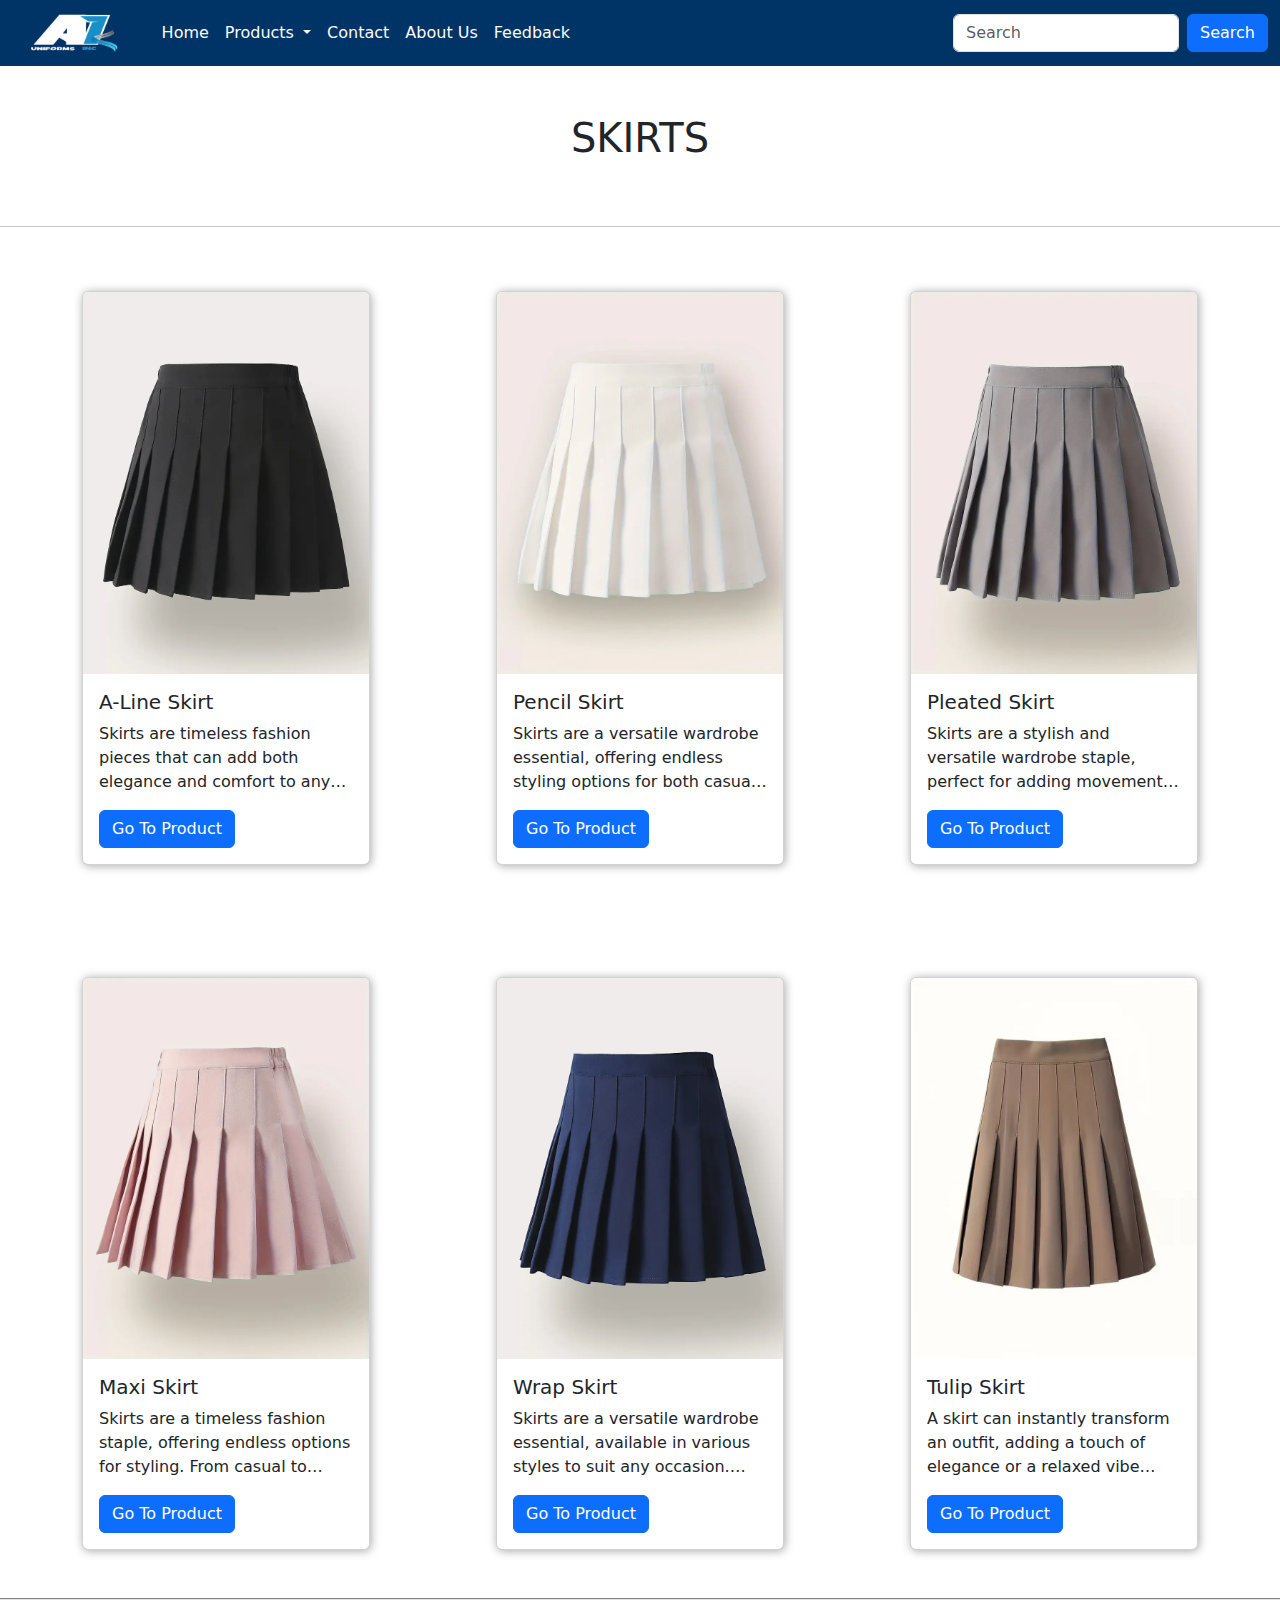
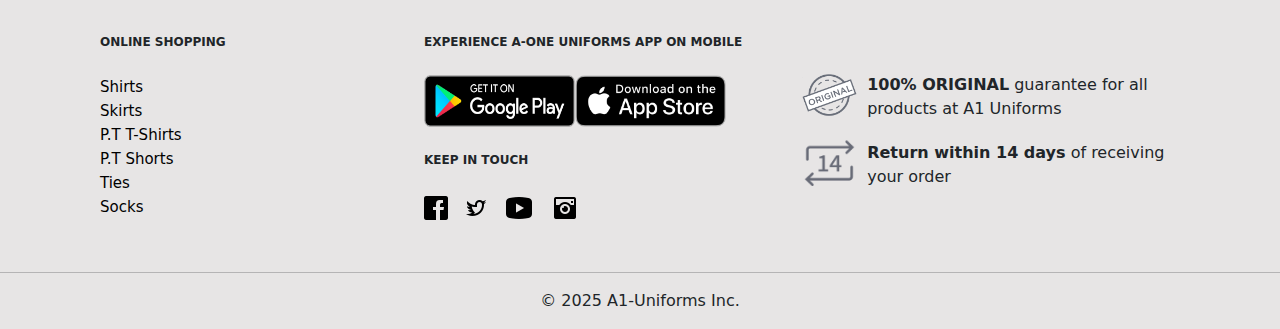
<file: product_skirt.html>
<!DOCTYPE html>
<html lang="en">
<head>
    <meta charset="UTF-8">
    <meta name="viewport" content="width=device-width, initial-scale=1.0">
    <title>A1</title>
    <link rel="stylesheet" href="https://cdn.jsdelivr.net/npm/bootstrap@5.3.3/dist/css/bootstrap.min.css">
    <link rel="stylesheet" href="style.css">
</head>
<body>
  <header>
    <!-- Navbar start -->
    <nav class="navbar navbar-expand-lg">
        <div class="container-fluid">
        <a class="navbar-brand main_logo text-center" href="index.html"><img src="images/main logo/1.png" alt=""></a>
        <button class="navbar-toggler" type="button" data-bs-toggle="collapse" data-bs-target="#navbarSupportedContent" aria-controls="navbarSupportedContent" aria-expanded="false" aria-label="Toggle navigation">
            <span class="navbar-toggler-icon"></span>
        </button>
        <div class="collapse navbar-collapse" id="navbarSupportedContent">
            <ul class="navbar-nav me-auto mb-2 mb-lg-0">
            <li class="nav-item">
                <a class="nav-link" aria-current="page" href="index.html">Home</a>
            </li>
            <li class="nav-item dropdown">
                <a class="nav-link dropdown-toggle" href="#" role="button" data-bs-toggle="dropdown" aria-expanded="false">
                    Products
                </a>
                <ul class="dropdown-menu">
                    <li><a class="dropdown-item" href="product_shirt.html">Shirts</a></li>
                    <li><a class="dropdown-item" href="product_skirt.html">Skirts</a></li>
                    <li><a class="dropdown-item" href="product_frock.html">Frocks</a></li>
                    <li><a class="dropdown-item" href="product_ptt-shirts.html">P.T T-Shirts</a></li>
                    <li><a class="dropdown-item" href="product_ptshorts.html">P.T Shorts</a></li>
                    <li><a class="dropdown-item" href="product_pttrackpants.html">P.T Track Pants</a></li>
                    <li><a class="dropdown-item" href="product_belts.html">Belts</a></li>
                    <li><a class="dropdown-item" href="product_ties.html">Ties</a></li>
                    <li><a class="dropdown-item" href="product_logos.html">Logos</a></li>
                    <li><a class="dropdown-item" href="product_socks.html">Socks</a></li>
                </ul>
            </li>
            <li class="nav-item">
                <a class="nav-link" href="contact.html">Contact</a>
            </li>
            <li class="nav-item">
              <a class="nav-link" href="About Us.html">About Us</a>
          </li>
            <li class="nav-item">
              <a class="nav-link" href="feedback.html">Feedback</a>
          </li>
            </ul>
            <form class="d-flex" role="search">
            <input class="form-control me-2" type="search" placeholder="Search" aria-label="Search">
            <button class="btn btn-primary" type="submit">Search</button>
            </form>
        </div>
        </div>
    </nav>
    <!-- Navbar end -->
  </header>

    <main>
      <h1 class="text-center py-5">SKIRTS</h1>
      <hr>

      <div class="container d-flex justify-content-between flex-wrap gap-3">
        <div class="card my-5 prod-card" style="width: 18rem;">

          <!-- change image in src -->
          <img src="images/Skirts/1.jpg" class="card-img-top" alt="...">
          <div class="card-body">


            <!-- change in h5 tag and p tag -->
            <h5 class="card-title">A-Line Skirt</h5>
            <p class="card-text">Skirts are timeless fashion pieces that can add both elegance and comfort to any outfit. From casual to formal, they offer endless styling possibilities for every season.</p>

            <!-- change the link in href in a tag -->
            <a type="button" class="btn btn-primary" data-bs-toggle="modal" data-bs-target="#Skirt1">
              Go To Product
            </a>
          </div>
        </div>
        <div class="card my-5 prod-card" style="width: 18rem;">
          <img src="images/Skirts/2.jpg" class="card-img-top" alt="...">
          <div class="card-body">
            <h5 class="card-title">Pencil Skirt</h5>
            <p class="card-text">Skirts are a versatile wardrobe essential, offering endless styling options for both casual and formal occasions.</p>
            <a type="button" class="btn btn-primary" data-bs-toggle="modal" data-bs-target="#Skirt2">
              Go To Product
            </a>
          </div>
        </div>
        <div class="card my-5 prod-card" style="width: 18rem;">
          <img src="images/Skirts/3.jpg" class="card-img-top" alt="...">
          <div class="card-body">
            <h5 class="card-title">Pleated Skirt</h5>
            <p class="card-text">Skirts are a stylish and versatile wardrobe staple, perfect for adding movement and elegance to any outfit.</p>
            <a type="button" class="btn btn-primary" data-bs-toggle="modal" data-bs-target="#Skirt3">
              Go To Product
            </a>
          </div>
        </div>
        <div class="card my-5 prod-card" style="width: 18rem;">
          <img src="images/Skirts/4.jpg" class="card-img-top" alt="...">
          <div class="card-body">
            <h5 class="card-title">Maxi Skirt</h5>
            <p class="card-text">Skirts are a timeless fashion staple, offering endless options for styling. From casual to formal, they bring both comfort and elegance to any outfit.</p>
            <a type="button" class="btn btn-primary" data-bs-toggle="modal" data-bs-target="#Skirt4">
              Go To Product
            </a>
          </div>
        </div>
        <div class="card my-5 prod-card" style="width: 18rem;">
          <img src="images/Skirts/5.jpg" class="card-img-top" alt="...">
          <div class="card-body">
            <h5 class="card-title">Wrap Skirt</h5>
            <p class="card-text">Skirts are a versatile wardrobe essential, available in various styles to suit any occasion. They can effortlessly transform an outfit, offering both comfort and elegance.</p>
            <a type="button" class="btn btn-primary" data-bs-toggle="modal" data-bs-target="#Skirt5">
              Go To Product
            </a>
          </div>
        </div>
        <div class="card my-5 prod-card" style="width: 18rem;">
          <img src="images/Skirts/6.png" class="card-img-top" alt="...">
          <div class="card-body">
            <h5 class="card-title">Tulip Skirt</h5>
            <p class="card-text">A skirt can instantly transform an outfit, adding a touch of elegance or a relaxed vibe depending on the design.</p>
            <a type="button" class="btn btn-primary" data-bs-toggle="modal" data-bs-target="#Skirt6">
              Go To Product
            </a>
          </div>
        </div>

        <!-- Modal 1 -->
        <div class="modal fade" id="Skirt1" tabindex="-1" aria-labelledby="exampleModalLabel" aria-hidden="true">
          <div class="modal-dialog">
            <div class="modal-content">
              <div class="modal-header">
                <h1 class="modal-title fs-5" id="exampleModalLabel">A-Line Skirt</h1>
                <button type="button" class="btn-close" data-bs-dismiss="modal" aria-label="Close"></button>
              </div>
              <div class="modal-body">
                <div class="container">
                  <div class="product_image">
                      <img src="images/Skirts/1.jpg" alt="">
                  </div>
                  <div class="detail m-3">
                      <h2>A-Line Skirt</h2>
                      <p>Skirts are timeless fashion pieces that can add both elegance and comfort to any outfit. From casual to formal, they offer endless styling possibilities for every season.</p>
                      <div><b>Rating:</b><br> 
                          <svg xmlns="http://www.w3.org/2000/svg" width="16" height="16" fill="currentColor" class="bi bi-star-fill" viewBox="0 0 16 16">
                          <path d="M3.612 15.443c-.386.198-.824-.149-.746-.592l.83-4.73L.173 6.765c-.329-.314-.158-.888.283-.95l4.898-.696L7.538.792c.197-.39.73-.39.927 0l2.184 4.327 4.898.696c.441.062.612.636.282.95l-3.522 3.356.83 4.73c.078.443-.36.79-.746.592L8 13.187l-4.389 2.256z"/>
                        </svg>
                        <svg xmlns="http://www.w3.org/2000/svg" width="16" height="16" fill="currentColor" class="bi bi-star-fill" viewBox="0 0 16 16">
                          <path d="M3.612 15.443c-.386.198-.824-.149-.746-.592l.83-4.73L.173 6.765c-.329-.314-.158-.888.283-.95l4.898-.696L7.538.792c.197-.39.73-.39.927 0l2.184 4.327 4.898.696c.441.062.612.636.282.95l-3.522 3.356.83 4.73c.078.443-.36.79-.746.592L8 13.187l-4.389 2.256z"/>
                        </svg>
                        <svg xmlns="http://www.w3.org/2000/svg" width="16" height="16" fill="currentColor" class="bi bi-star-fill" viewBox="0 0 16 16">
                          <path d="M3.612 15.443c-.386.198-.824-.149-.746-.592l.83-4.73L.173 6.765c-.329-.314-.158-.888.283-.95l4.898-.696L7.538.792c.197-.39.73-.39.927 0l2.184 4.327 4.898.696c.441.062.612.636.282.95l-3.522 3.356.83 4.73c.078.443-.36.79-.746.592L8 13.187l-4.389 2.256z"/>
                        </svg>
                        <svg xmlns="http://www.w3.org/2000/svg" width="16" height="16" fill="currentColor" class="bi bi-star-fill" viewBox="0 0 16 16">
                          <path d="M3.612 15.443c-.386.198-.824-.149-.746-.592l.83-4.73L.173 6.765c-.329-.314-.158-.888.283-.95l4.898-.696L7.538.792c.197-.39.73-.39.927 0l2.184 4.327 4.898.696c.441.062.612.636.282.95l-3.522 3.356.83 4.73c.078.443-.36.79-.746.592L8 13.187l-4.389 2.256z"/>
                        </svg>
                        <svg xmlns="http://www.w3.org/2000/svg" width="16" height="16" fill="currentColor" class="bi bi-star-half" viewBox="0 0 16 16">
                          <path d="M5.354 5.119 7.538.792A.52.52 0 0 1 8 .5c.183 0 .366.097.465.292l2.184 4.327 4.898.696A.54.54 0 0 1 16 6.32a.55.55 0 0 1-.17.445l-3.523 3.356.83 4.73c.078.443-.36.79-.746.592L8 13.187l-4.389 2.256a.5.5 0 0 1-.146.05c-.342.06-.668-.254-.6-.642l.83-4.73L.173 6.765a.55.55 0 0 1-.172-.403.6.6 0 0 1 .085-.302.51.51 0 0 1 .37-.245zM8 12.027a.5.5 0 0 1 .232.056l3.686 1.894-.694-3.957a.56.56 0 0 1 .162-.505l2.907-2.77-4.052-.576a.53.53 0 0 1-.393-.288L8.001 2.223 8 2.226z"/>
                        </svg>
                        4.5/5 <br>
                      </div>
                  </div>
                </div>
              </div>
              <div class="modal-footer">
                <button type="button" class="btn btn-secondary" data-bs-dismiss="modal">Close</button>
                <button type="button" class="btn btn-primary add-to-cart-btn">Add To Cart</button>
              </div>
            </div>
          </div>
        </div>
        <div class="modal fade" id="Skirt2" tabindex="-1" aria-labelledby="exampleModalLabel" aria-hidden="true">
          <div class="modal-dialog">
            <div class="modal-content">
              <div class="modal-header">
                <h1 class="modal-title fs-5" id="exampleModalLabel">Pencil Skirt</h1>
                <button type="button" class="btn-close" data-bs-dismiss="modal" aria-label="Close"></button>
              </div>
              <div class="modal-body">
                <div class="container">
                  <div class="product_image">
                      <img src="images/Skirts/2.jpg" alt="">
                  </div>
                  <div class="detail m-3">
                      <h2>Pencil Skirt</h2>
                      <p>Skirts are a versatile wardrobe essential, offering endless styling options for both casual and formal occasions.</p>
                      <div><b>Rating:</b><br> 
                          <svg xmlns="http://www.w3.org/2000/svg" width="16" height="16" fill="currentColor" class="bi bi-star-fill" viewBox="0 0 16 16">
                          <path d="M3.612 15.443c-.386.198-.824-.149-.746-.592l.83-4.73L.173 6.765c-.329-.314-.158-.888.283-.95l4.898-.696L7.538.792c.197-.39.73-.39.927 0l2.184 4.327 4.898.696c.441.062.612.636.282.95l-3.522 3.356.83 4.73c.078.443-.36.79-.746.592L8 13.187l-4.389 2.256z"/>
                        </svg>
                        <svg xmlns="http://www.w3.org/2000/svg" width="16" height="16" fill="currentColor" class="bi bi-star-fill" viewBox="0 0 16 16">
                          <path d="M3.612 15.443c-.386.198-.824-.149-.746-.592l.83-4.73L.173 6.765c-.329-.314-.158-.888.283-.95l4.898-.696L7.538.792c.197-.39.73-.39.927 0l2.184 4.327 4.898.696c.441.062.612.636.282.95l-3.522 3.356.83 4.73c.078.443-.36.79-.746.592L8 13.187l-4.389 2.256z"/>
                        </svg>
                        <svg xmlns="http://www.w3.org/2000/svg" width="16" height="16" fill="currentColor" class="bi bi-star-fill" viewBox="0 0 16 16">
                          <path d="M3.612 15.443c-.386.198-.824-.149-.746-.592l.83-4.73L.173 6.765c-.329-.314-.158-.888.283-.95l4.898-.696L7.538.792c.197-.39.73-.39.927 0l2.184 4.327 4.898.696c.441.062.612.636.282.95l-3.522 3.356.83 4.73c.078.443-.36.79-.746.592L8 13.187l-4.389 2.256z"/>
                        </svg>
                        <svg xmlns="http://www.w3.org/2000/svg" width="16" height="16" fill="currentColor" class="bi bi-star-fill" viewBox="0 0 16 16">
                          <path d="M3.612 15.443c-.386.198-.824-.149-.746-.592l.83-4.73L.173 6.765c-.329-.314-.158-.888.283-.95l4.898-.696L7.538.792c.197-.39.73-.39.927 0l2.184 4.327 4.898.696c.441.062.612.636.282.95l-3.522 3.356.83 4.73c.078.443-.36.79-.746.592L8 13.187l-4.389 2.256z"/>
                        </svg>
                        <svg xmlns="http://www.w3.org/2000/svg" width="16" height="16" fill="currentColor" class="bi bi-star-half" viewBox="0 0 16 16">
                          <path d="M5.354 5.119 7.538.792A.52.52 0 0 1 8 .5c.183 0 .366.097.465.292l2.184 4.327 4.898.696A.54.54 0 0 1 16 6.32a.55.55 0 0 1-.17.445l-3.523 3.356.83 4.73c.078.443-.36.79-.746.592L8 13.187l-4.389 2.256a.5.5 0 0 1-.146.05c-.342.06-.668-.254-.6-.642l.83-4.73L.173 6.765a.55.55 0 0 1-.172-.403.6.6 0 0 1 .085-.302.51.51 0 0 1 .37-.245zM8 12.027a.5.5 0 0 1 .232.056l3.686 1.894-.694-3.957a.56.56 0 0 1 .162-.505l2.907-2.77-4.052-.576a.53.53 0 0 1-.393-.288L8.001 2.223 8 2.226z"/>
                        </svg>
                        4.5/5 <br>
                      </div>
                  </div>
                </div>
              </div>
              <div class="modal-footer">
                <button type="button" class="btn btn-secondary" data-bs-dismiss="modal">Close</button>
                <button type="button" class="btn btn-primary add-to-cart-btn">Add To Cart</button>
              </div>
            </div>
          </div>
        </div>
        <div class="modal fade" id="Skirt3" tabindex="-1" aria-labelledby="exampleModalLabel" aria-hidden="true">
          <div class="modal-dialog">
            <div class="modal-content">
              <div class="modal-header">
                <h1 class="modal-title fs-5" id="exampleModalLabel">Pleated Skirt</h1>
                <button type="button" class="btn-close" data-bs-dismiss="modal" aria-label="Close"></button>
              </div>
              <div class="modal-body">
                <div class="container">
                  <div class="product_image">
                      <img src="images/Skirts/3.jpg" alt="">
                  </div>
                  <div class="detail m-3">
                      <h2>Pleated Skirt</h2>
                      <p>Skirts are a stylish and versatile wardrobe staple, perfect for adding movement and elegance to any outfit.</p>
                      <div><b>Rating:</b><br> 
                          <svg xmlns="http://www.w3.org/2000/svg" width="16" height="16" fill="currentColor" class="bi bi-star-fill" viewBox="0 0 16 16">
                          <path d="M3.612 15.443c-.386.198-.824-.149-.746-.592l.83-4.73L.173 6.765c-.329-.314-.158-.888.283-.95l4.898-.696L7.538.792c.197-.39.73-.39.927 0l2.184 4.327 4.898.696c.441.062.612.636.282.95l-3.522 3.356.83 4.73c.078.443-.36.79-.746.592L8 13.187l-4.389 2.256z"/>
                        </svg>
                        <svg xmlns="http://www.w3.org/2000/svg" width="16" height="16" fill="currentColor" class="bi bi-star-fill" viewBox="0 0 16 16">
                          <path d="M3.612 15.443c-.386.198-.824-.149-.746-.592l.83-4.73L.173 6.765c-.329-.314-.158-.888.283-.95l4.898-.696L7.538.792c.197-.39.73-.39.927 0l2.184 4.327 4.898.696c.441.062.612.636.282.95l-3.522 3.356.83 4.73c.078.443-.36.79-.746.592L8 13.187l-4.389 2.256z"/>
                        </svg>
                        <svg xmlns="http://www.w3.org/2000/svg" width="16" height="16" fill="currentColor" class="bi bi-star-fill" viewBox="0 0 16 16">
                          <path d="M3.612 15.443c-.386.198-.824-.149-.746-.592l.83-4.73L.173 6.765c-.329-.314-.158-.888.283-.95l4.898-.696L7.538.792c.197-.39.73-.39.927 0l2.184 4.327 4.898.696c.441.062.612.636.282.95l-3.522 3.356.83 4.73c.078.443-.36.79-.746.592L8 13.187l-4.389 2.256z"/>
                        </svg>
                        <svg xmlns="http://www.w3.org/2000/svg" width="16" height="16" fill="currentColor" class="bi bi-star-fill" viewBox="0 0 16 16">
                          <path d="M3.612 15.443c-.386.198-.824-.149-.746-.592l.83-4.73L.173 6.765c-.329-.314-.158-.888.283-.95l4.898-.696L7.538.792c.197-.39.73-.39.927 0l2.184 4.327 4.898.696c.441.062.612.636.282.95l-3.522 3.356.83 4.73c.078.443-.36.79-.746.592L8 13.187l-4.389 2.256z"/>
                        </svg>
                        <svg xmlns="http://www.w3.org/2000/svg" width="16" height="16" fill="currentColor" class="bi bi-star-half" viewBox="0 0 16 16">
                          <path d="M5.354 5.119 7.538.792A.52.52 0 0 1 8 .5c.183 0 .366.097.465.292l2.184 4.327 4.898.696A.54.54 0 0 1 16 6.32a.55.55 0 0 1-.17.445l-3.523 3.356.83 4.73c.078.443-.36.79-.746.592L8 13.187l-4.389 2.256a.5.5 0 0 1-.146.05c-.342.06-.668-.254-.6-.642l.83-4.73L.173 6.765a.55.55 0 0 1-.172-.403.6.6 0 0 1 .085-.302.51.51 0 0 1 .37-.245zM8 12.027a.5.5 0 0 1 .232.056l3.686 1.894-.694-3.957a.56.56 0 0 1 .162-.505l2.907-2.77-4.052-.576a.53.53 0 0 1-.393-.288L8.001 2.223 8 2.226z"/>
                        </svg>
                        4.5/5 <br>
                      </div>
                  </div>
                </div>
              </div>
              <div class="modal-footer">
                <button type="button" class="btn btn-secondary" data-bs-dismiss="modal">Close</button>
                <button type="button" class="btn btn-primary add-to-cart-btn">Add To Cart</button>
              </div>
            </div>
          </div>
        </div>
        <div class="modal fade" id="Skirt4" tabindex="-1" aria-labelledby="exampleModalLabel" aria-hidden="true">
          <div class="modal-dialog">
            <div class="modal-content">
              <div class="modal-header">
                <h1 class="modal-title fs-5" id="exampleModalLabel">Maxi Skirt</h1>
                <button type="button" class="btn-close" data-bs-dismiss="modal" aria-label="Close"></button>
              </div>
              <div class="modal-body">
                <div class="container">
                  <div class="product_image">
                      <img src="images/Skirts/4.jpg" alt="">
                  </div>
                  <div class="detail m-3">
                      <h2>Maxi Skirt</h2>
                      <p>Skirts are a timeless fashion staple, offering endless options for styling. From casual to formal, they bring both comfort and elegance to any outfit.</p>
                      <div><b>Rating:</b><br> 
                          <svg xmlns="http://www.w3.org/2000/svg" width="16" height="16" fill="currentColor" class="bi bi-star-fill" viewBox="0 0 16 16">
                          <path d="M3.612 15.443c-.386.198-.824-.149-.746-.592l.83-4.73L.173 6.765c-.329-.314-.158-.888.283-.95l4.898-.696L7.538.792c.197-.39.73-.39.927 0l2.184 4.327 4.898.696c.441.062.612.636.282.95l-3.522 3.356.83 4.73c.078.443-.36.79-.746.592L8 13.187l-4.389 2.256z"/>
                        </svg>
                        <svg xmlns="http://www.w3.org/2000/svg" width="16" height="16" fill="currentColor" class="bi bi-star-fill" viewBox="0 0 16 16">
                          <path d="M3.612 15.443c-.386.198-.824-.149-.746-.592l.83-4.73L.173 6.765c-.329-.314-.158-.888.283-.95l4.898-.696L7.538.792c.197-.39.73-.39.927 0l2.184 4.327 4.898.696c.441.062.612.636.282.95l-3.522 3.356.83 4.73c.078.443-.36.79-.746.592L8 13.187l-4.389 2.256z"/>
                        </svg>
                        <svg xmlns="http://www.w3.org/2000/svg" width="16" height="16" fill="currentColor" class="bi bi-star-fill" viewBox="0 0 16 16">
                          <path d="M3.612 15.443c-.386.198-.824-.149-.746-.592l.83-4.73L.173 6.765c-.329-.314-.158-.888.283-.95l4.898-.696L7.538.792c.197-.39.73-.39.927 0l2.184 4.327 4.898.696c.441.062.612.636.282.95l-3.522 3.356.83 4.73c.078.443-.36.79-.746.592L8 13.187l-4.389 2.256z"/>
                        </svg>
                        <svg xmlns="http://www.w3.org/2000/svg" width="16" height="16" fill="currentColor" class="bi bi-star-fill" viewBox="0 0 16 16">
                          <path d="M3.612 15.443c-.386.198-.824-.149-.746-.592l.83-4.73L.173 6.765c-.329-.314-.158-.888.283-.95l4.898-.696L7.538.792c.197-.39.73-.39.927 0l2.184 4.327 4.898.696c.441.062.612.636.282.95l-3.522 3.356.83 4.73c.078.443-.36.79-.746.592L8 13.187l-4.389 2.256z"/>
                        </svg>
                        <svg xmlns="http://www.w3.org/2000/svg" width="16" height="16" fill="currentColor" class="bi bi-star-half" viewBox="0 0 16 16">
                          <path d="M5.354 5.119 7.538.792A.52.52 0 0 1 8 .5c.183 0 .366.097.465.292l2.184 4.327 4.898.696A.54.54 0 0 1 16 6.32a.55.55 0 0 1-.17.445l-3.523 3.356.83 4.73c.078.443-.36.79-.746.592L8 13.187l-4.389 2.256a.5.5 0 0 1-.146.05c-.342.06-.668-.254-.6-.642l.83-4.73L.173 6.765a.55.55 0 0 1-.172-.403.6.6 0 0 1 .085-.302.51.51 0 0 1 .37-.245zM8 12.027a.5.5 0 0 1 .232.056l3.686 1.894-.694-3.957a.56.56 0 0 1 .162-.505l2.907-2.77-4.052-.576a.53.53 0 0 1-.393-.288L8.001 2.223 8 2.226z"/>
                        </svg>
                        4.5/5 <br>
                      </div>
                  </div>
                </div>
              </div>
              <div class="modal-footer">
                <button type="button" class="btn btn-secondary" data-bs-dismiss="modal">Close</button>
                <button type="button" class="btn btn-primary add-to-cart-btn">Add To Cart</button>
              </div>
            </div>
          </div>
        </div>
        <div class="modal fade" id="Skirt5" tabindex="-1" aria-labelledby="exampleModalLabel" aria-hidden="true">
          <div class="modal-dialog">
            <div class="modal-content">
              <div class="modal-header">
                <h1 class="modal-title fs-5" id="exampleModalLabel">Wrap Skirt</h1>
                <button type="button" class="btn-close" data-bs-dismiss="modal" aria-label="Close"></button>
              </div>
              <div class="modal-body">
                <div class="container">
                  <div class="product_image">
                      <img src="images/Skirts/5.jpg" alt="">
                  </div>
                  <div class="detail m-3">
                      <h2>Wrap Skirt</h2>
                      <p>Skirts are a versatile wardrobe essential, available in various styles to suit any occasion. They can effortlessly transform an outfit, offering both comfort and elegance.</p>
                      <div><b>Rating:</b><br> 
                          <svg xmlns="http://www.w3.org/2000/svg" width="16" height="16" fill="currentColor" class="bi bi-star-fill" viewBox="0 0 16 16">
                          <path d="M3.612 15.443c-.386.198-.824-.149-.746-.592l.83-4.73L.173 6.765c-.329-.314-.158-.888.283-.95l4.898-.696L7.538.792c.197-.39.73-.39.927 0l2.184 4.327 4.898.696c.441.062.612.636.282.95l-3.522 3.356.83 4.73c.078.443-.36.79-.746.592L8 13.187l-4.389 2.256z"/>
                        </svg>
                        <svg xmlns="http://www.w3.org/2000/svg" width="16" height="16" fill="currentColor" class="bi bi-star-fill" viewBox="0 0 16 16">
                          <path d="M3.612 15.443c-.386.198-.824-.149-.746-.592l.83-4.73L.173 6.765c-.329-.314-.158-.888.283-.95l4.898-.696L7.538.792c.197-.39.73-.39.927 0l2.184 4.327 4.898.696c.441.062.612.636.282.95l-3.522 3.356.83 4.73c.078.443-.36.79-.746.592L8 13.187l-4.389 2.256z"/>
                        </svg>
                        <svg xmlns="http://www.w3.org/2000/svg" width="16" height="16" fill="currentColor" class="bi bi-star-fill" viewBox="0 0 16 16">
                          <path d="M3.612 15.443c-.386.198-.824-.149-.746-.592l.83-4.73L.173 6.765c-.329-.314-.158-.888.283-.95l4.898-.696L7.538.792c.197-.39.73-.39.927 0l2.184 4.327 4.898.696c.441.062.612.636.282.95l-3.522 3.356.83 4.73c.078.443-.36.79-.746.592L8 13.187l-4.389 2.256z"/>
                        </svg>
                        <svg xmlns="http://www.w3.org/2000/svg" width="16" height="16" fill="currentColor" class="bi bi-star-fill" viewBox="0 0 16 16">
                          <path d="M3.612 15.443c-.386.198-.824-.149-.746-.592l.83-4.73L.173 6.765c-.329-.314-.158-.888.283-.95l4.898-.696L7.538.792c.197-.39.73-.39.927 0l2.184 4.327 4.898.696c.441.062.612.636.282.95l-3.522 3.356.83 4.73c.078.443-.36.79-.746.592L8 13.187l-4.389 2.256z"/>
                        </svg>
                        <svg xmlns="http://www.w3.org/2000/svg" width="16" height="16" fill="currentColor" class="bi bi-star-half" viewBox="0 0 16 16">
                          <path d="M5.354 5.119 7.538.792A.52.52 0 0 1 8 .5c.183 0 .366.097.465.292l2.184 4.327 4.898.696A.54.54 0 0 1 16 6.32a.55.55 0 0 1-.17.445l-3.523 3.356.83 4.73c.078.443-.36.79-.746.592L8 13.187l-4.389 2.256a.5.5 0 0 1-.146.05c-.342.06-.668-.254-.6-.642l.83-4.73L.173 6.765a.55.55 0 0 1-.172-.403.6.6 0 0 1 .085-.302.51.51 0 0 1 .37-.245zM8 12.027a.5.5 0 0 1 .232.056l3.686 1.894-.694-3.957a.56.56 0 0 1 .162-.505l2.907-2.77-4.052-.576a.53.53 0 0 1-.393-.288L8.001 2.223 8 2.226z"/>
                        </svg>
                        4.5/5 <br>
                      </div>
                  </div>
                </div>
              </div>
              <div class="modal-footer">
                <button type="button" class="btn btn-secondary" data-bs-dismiss="modal">Close</button>
                <button type="button" class="btn btn-primary add-to-cart-btn">Add To Cart</button>
              </div>
            </div>
          </div>
        </div>
        <div class="modal fade" id="Skirt6" tabindex="-1" aria-labelledby="exampleModalLabel" aria-hidden="true">
          <div class="modal-dialog">
            <div class="modal-content">
              <div class="modal-header">
                <h1 class="modal-title fs-5" id="exampleModalLabel">Tulip Skirt</h1>
                <button type="button" class="btn-close" data-bs-dismiss="modal" aria-label="Close"></button>
              </div>
              <div class="modal-body">
                <div class="container">
                  <div class="product_image">
                      <img src="images/Skirts/6.png" alt="">
                  </div>
                  <div class="detail m-3">
                      <h2>Tulip Skirt</h2>
                      <p>A skirt can instantly transform an outfit, adding a touch of elegance or a relaxed vibe depending on the design.</p>
                      <div><b>Rating:</b><br> 
                          <svg xmlns="http://www.w3.org/2000/svg" width="16" height="16" fill="currentColor" class="bi bi-star-fill" viewBox="0 0 16 16">
                          <path d="M3.612 15.443c-.386.198-.824-.149-.746-.592l.83-4.73L.173 6.765c-.329-.314-.158-.888.283-.95l4.898-.696L7.538.792c.197-.39.73-.39.927 0l2.184 4.327 4.898.696c.441.062.612.636.282.95l-3.522 3.356.83 4.73c.078.443-.36.79-.746.592L8 13.187l-4.389 2.256z"/>
                        </svg>
                        <svg xmlns="http://www.w3.org/2000/svg" width="16" height="16" fill="currentColor" class="bi bi-star-fill" viewBox="0 0 16 16">
                          <path d="M3.612 15.443c-.386.198-.824-.149-.746-.592l.83-4.73L.173 6.765c-.329-.314-.158-.888.283-.95l4.898-.696L7.538.792c.197-.39.73-.39.927 0l2.184 4.327 4.898.696c.441.062.612.636.282.95l-3.522 3.356.83 4.73c.078.443-.36.79-.746.592L8 13.187l-4.389 2.256z"/>
                        </svg>
                        <svg xmlns="http://www.w3.org/2000/svg" width="16" height="16" fill="currentColor" class="bi bi-star-fill" viewBox="0 0 16 16">
                          <path d="M3.612 15.443c-.386.198-.824-.149-.746-.592l.83-4.73L.173 6.765c-.329-.314-.158-.888.283-.95l4.898-.696L7.538.792c.197-.39.73-.39.927 0l2.184 4.327 4.898.696c.441.062.612.636.282.95l-3.522 3.356.83 4.73c.078.443-.36.79-.746.592L8 13.187l-4.389 2.256z"/>
                        </svg>
                        <svg xmlns="http://www.w3.org/2000/svg" width="16" height="16" fill="currentColor" class="bi bi-star-fill" viewBox="0 0 16 16">
                          <path d="M3.612 15.443c-.386.198-.824-.149-.746-.592l.83-4.73L.173 6.765c-.329-.314-.158-.888.283-.95l4.898-.696L7.538.792c.197-.39.73-.39.927 0l2.184 4.327 4.898.696c.441.062.612.636.282.95l-3.522 3.356.83 4.73c.078.443-.36.79-.746.592L8 13.187l-4.389 2.256z"/>
                        </svg>
                        <svg xmlns="http://www.w3.org/2000/svg" width="16" height="16" fill="currentColor" class="bi bi-star-half" viewBox="0 0 16 16">
                          <path d="M5.354 5.119 7.538.792A.52.52 0 0 1 8 .5c.183 0 .366.097.465.292l2.184 4.327 4.898.696A.54.54 0 0 1 16 6.32a.55.55 0 0 1-.17.445l-3.523 3.356.83 4.73c.078.443-.36.79-.746.592L8 13.187l-4.389 2.256a.5.5 0 0 1-.146.05c-.342.06-.668-.254-.6-.642l.83-4.73L.173 6.765a.55.55 0 0 1-.172-.403.6.6 0 0 1 .085-.302.51.51 0 0 1 .37-.245zM8 12.027a.5.5 0 0 1 .232.056l3.686 1.894-.694-3.957a.56.56 0 0 1 .162-.505l2.907-2.77-4.052-.576a.53.53 0 0 1-.393-.288L8.001 2.223 8 2.226z"/>
                        </svg>
                        4.5/5 <br>
                      </div>
                  </div>
                </div>
              </div>
              <div class="modal-footer">
                <button type="button" class="btn btn-secondary" data-bs-dismiss="modal">Close</button>
                <button type="button" class="btn btn-primary add-to-cart-btn">Add To Cart</button>
              </div>
            </div>
          </div>
        </div>

      </div>
    </main>

    <footer>
      <div class="upper d-flex">
          <div class="shoplinks">
              <p class="heads py-4"><b>ONLINE SHOPPING</b></p>
              <ul class="footer_links">
                  <li><a href="product_shirt.html" class="f_links">Shirts</a></li>
                  <li><a href="product_skirt.html" class="f_links">Skirts</a></li>
                  <li><a href="product_ptt-shirts.html" class="f_links">P.T T-Shirts</a></li>
                  <li><a href="product_ptshorts.html" class="f_links">P.T Shorts</a></li>
                  <li><a href="product_ties.html" class="f_links">Ties</a></li>
                  <li><a href="product_socks.html" class="f_links">Socks</a></li>
              </ul>
          </div>
          <div class="experience">
              <p class="heads py-4"><b>EXPERIENCE A-ONE UNIFORMS APP ON MOBILE</b></p>
              <div class="gplay d-flex">
                  <img src="images/Footer/Google play.png" alt="">
                  <img src="images/Footer/Iphone store.png" alt="">
              </div>
              <p class="heads social py-4"><b>KEEP IN TOUCH</b></p>
              <div class="s_icons d-flex align-items-center gap-3">
                  <img src="images/Footer/fb.png" alt="">
                  <img src="images/Footer/twitter.png" alt="">
                  <img src="images/Footer/youtube.png" alt="">
                  <img src="images/Footer/insta.png" alt="">
              </div>
          </div>
          <div class="guarantee my-5">
              <div class="section1 d-flex my-3 justify-content-between align-items-center">
                  <div class="f_icon">
                      <img src="images/Footer/original.png" alt="">
                  </div>
                  <div class="guarantee_para">
                      <strong>100% ORIGINAL</strong> guarantee for all products at A1 Uniforms
                  </div>
              </div>
              <div class="section1 d-flex my-3 justify-content-between align-items-center">
                  <div class="f_icon">
                      <img src="images/Footer/g2.png" alt="">
                  </div>
                  <div class="guarantee_para">
                      <strong>Return within 14 days</strong> of receiving your order
                  </div>
              </div>
          </div>
      </div>
      <hr>
      <p class="text-center pb-3 m-0">© 2025 A1-Uniforms Inc.</p>
  </footer>
    <script src="https://cdn.jsdelivr.net/npm/bootstrap@5.0.2/dist/js/bootstrap.bundle.min.js"></script>
    <script>
      // Event delegation to handle all modals' Add To Cart buttons
      document.body.addEventListener("click", function(event) {
          if (event.target && event.target.classList.contains("add-to-cart-btn")) {
              let button = event.target;
              button.innerText = "Added";
              button.classList.remove("btn-primary");
              button.classList.add("btn-success");
              button.disabled = true;
          }
      });
  </script>
</body>
</html>
</file>
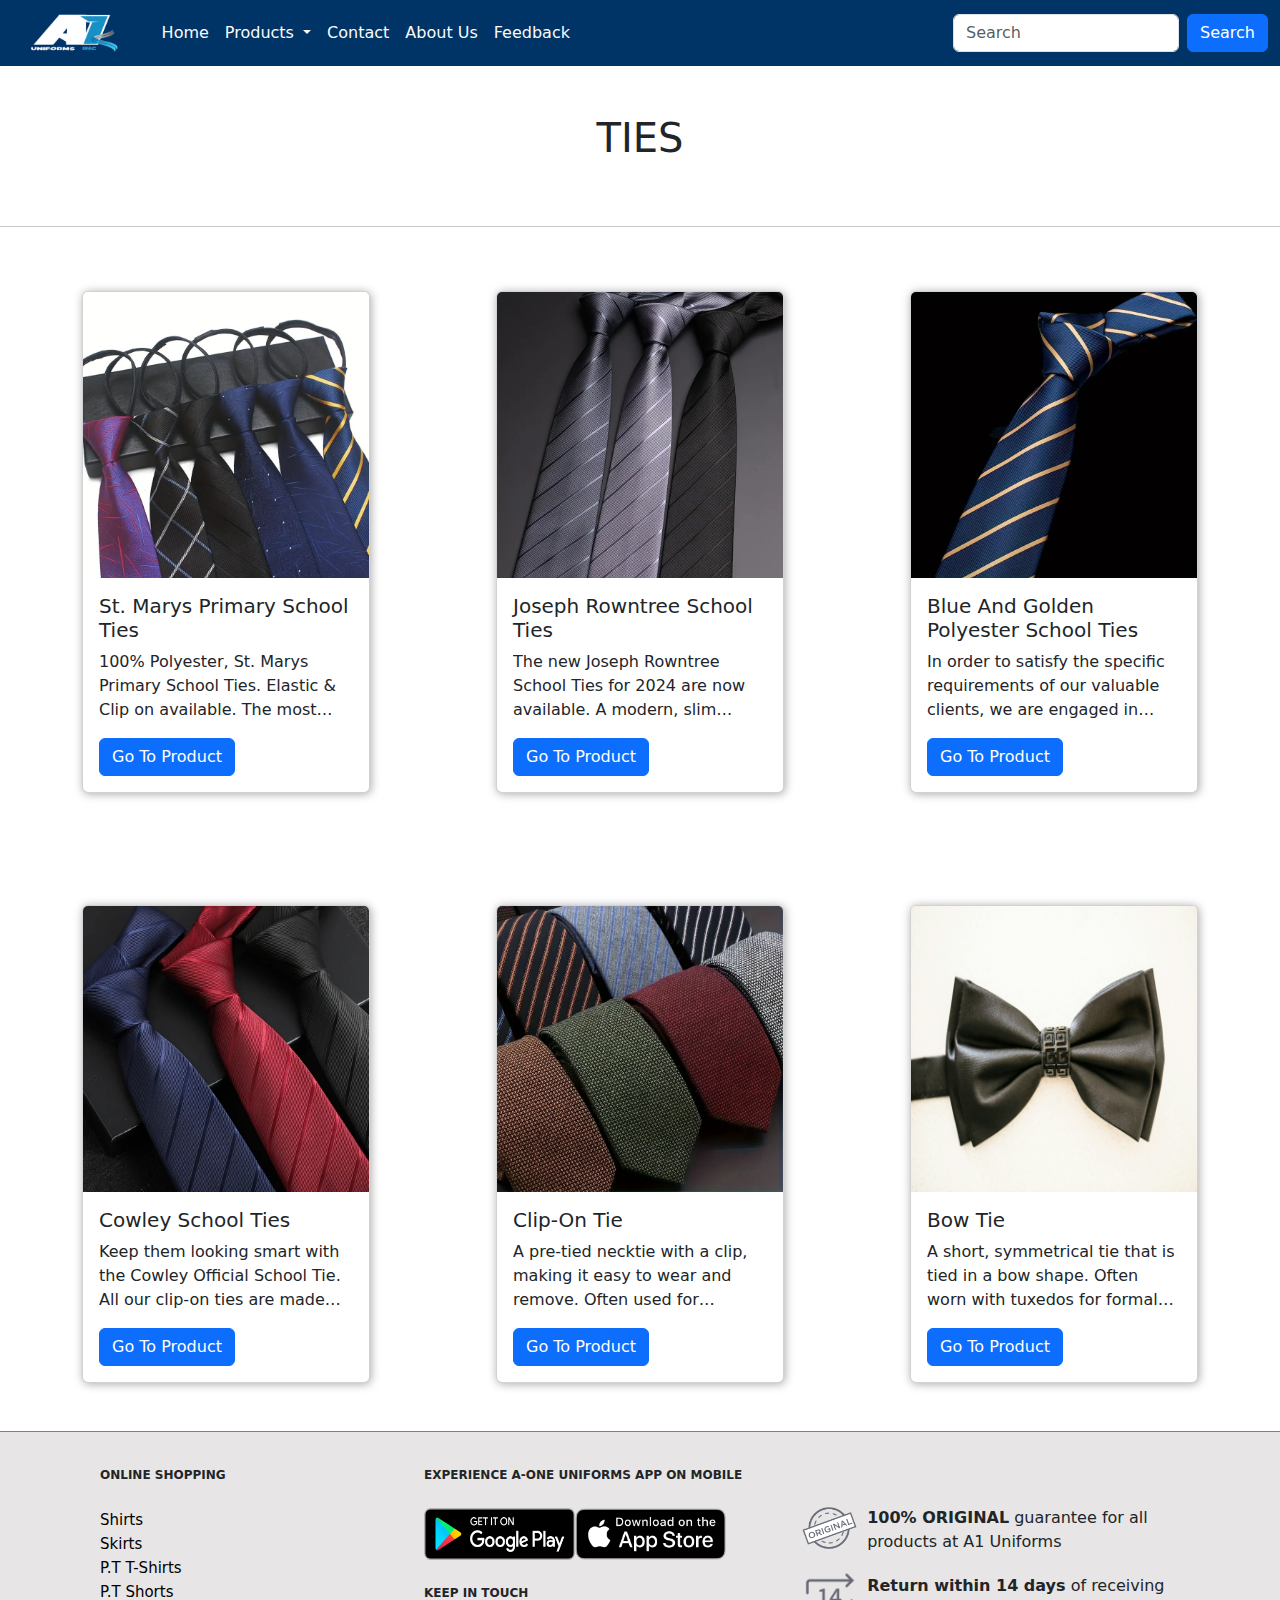
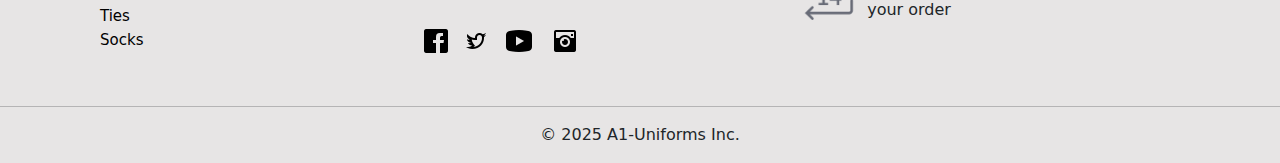
<file: product_ties.html>
<!DOCTYPE html>
<html lang="en">
<head>
    <meta charset="UTF-8">
    <meta name="viewport" content="width=device-width, initial-scale=1.0">
    <title>A1</title>
    <link rel="stylesheet" href="https://cdn.jsdelivr.net/npm/bootstrap@5.3.3/dist/css/bootstrap.min.css">
    <link rel="stylesheet" href="style.css">
</head>
<body>
  <header>
    <!-- Navbar start -->
    <nav class="navbar navbar-expand-lg">
        <div class="container-fluid">
        <a class="navbar-brand main_logo text-center" href="index.html"><img src="images/main logo/1.png" alt=""></a>
        <button class="navbar-toggler" type="button" data-bs-toggle="collapse" data-bs-target="#navbarSupportedContent" aria-controls="navbarSupportedContent" aria-expanded="false" aria-label="Toggle navigation">
            <span class="navbar-toggler-icon"></span>
        </button>
        <div class="collapse navbar-collapse" id="navbarSupportedContent">
            <ul class="navbar-nav me-auto mb-2 mb-lg-0">
            <li class="nav-item">
                <a class="nav-link" aria-current="page" href="index.html">Home</a>
            </li>
            <li class="nav-item dropdown">
                <a class="nav-link dropdown-toggle" href="#" role="button" data-bs-toggle="dropdown" aria-expanded="false">
                    Products
                </a>
                <ul class="dropdown-menu">
                    <li><a class="dropdown-item" href="product_shirt.html">Shirts</a></li>
                    <li><a class="dropdown-item" href="product_skirt.html">Skirts</a></li>
                    <li><a class="dropdown-item" href="product_frock.html">Frocks</a></li>
                    <li><a class="dropdown-item" href="product_ptt-shirts.html">P.T T-Shirts</a></li>
                    <li><a class="dropdown-item" href="product_ptshorts.html">P.T Shorts</a></li>
                    <li><a class="dropdown-item" href="product_pttrackpants.html">P.T Track Pants</a></li>
                    <li><a class="dropdown-item" href="product_belts.html">Belts</a></li>
                    <li><a class="dropdown-item" href="product_ties.html">Ties</a></li>
                    <li><a class="dropdown-item" href="product_logos.html">Logos</a></li>
                    <li><a class="dropdown-item" href="product_socks.html">Socks</a></li>
                </ul>
            </li>
            <li class="nav-item">
                <a class="nav-link" href="contact.html">Contact</a>
            </li>
            <li class="nav-item">
              <a class="nav-link" href="About Us.html">About Us</a>
          </li>
            <li class="nav-item">
              <a class="nav-link" href="feedback.html">Feedback</a>
          </li>
            </ul>
            <form class="d-flex" role="search">
            <input class="form-control me-2" type="search" placeholder="Search" aria-label="Search">
            <button class="btn btn-primary" type="submit">Search</button>
            </form>
        </div>
        </div>
    </nav>
    <!-- Navbar end -->
  </header>

      <main>      
        <h1 class="text-center py-5">TIES</h1>
        <hr>
        <div class="container d-flex justify-content-between flex-wrap gap-3">
          <div class="card my-5 prod-card" style="width: 18rem;">

            <!-- change image in src -->
            <img src="images/Ties/1.jpg" class="card-img-top" alt="...">
            <div class="card-body">

              <!-- change in h5 tag and p tag -->
              <h5 class="card-title">St. Marys Primary School Ties</h5>
              <p class="card-text">100% Polyester, St. Marys Primary School Ties. Elastic & Clip on available. The most common tie, long and narrow, worn with dress shirts for formal and business occasions. Available in various widths, colors, and patterns.</p>

              <!-- change the link in href in a tag -->
              <a type="button" class="btn btn-primary" data-bs-toggle="modal" data-bs-target="#Tie1">
                Go To Product
              </a>
            </div>
          </div>
          <div class="card my-5 prod-card" style="width: 18rem;">
            <img src="images/Ties/2.jpg" class="card-img-top" alt="...">
            <div class="card-body">
              <h5 class="card-title">Joseph Rowntree School Ties</h5>
              <p class="card-text">The new Joseph Rowntree School Ties for 2024 are now available. A modern, slim version of the traditional necktie, giving a sleek and stylish look, perfect for both casual and semi-formal outfits.</p>
              <a type="button" class="btn btn-primary" data-bs-toggle="modal" data-bs-target="#Tie2">
                Go To Product
              </a>
            </div>
          </div>
          <div class="card my-5 prod-card" style="width: 18rem;">
            <img src="images/Ties/3.jpg" class="card-img-top" alt="...">
            <div class="card-body">
              <h5 class="card-title">Blue And Golden Polyester School Ties</h5>
              <p class="card-text">In order to satisfy the specific requirements of our valuable clients, we are engaged in bringing forth School Ties.</p>
              <a type="button" class="btn btn-primary" data-bs-toggle="modal" data-bs-target="#Tie3">
                Go To Product
              </a>
            </div>
          </div>
          <div class="card my-5 prod-card" style="width: 18rem;">
            <img src="images/Ties/4.jpg" class="card-img-top" alt="...">
            <div class="card-body">
              <h5 class="card-title">Cowley School Ties</h5>
              <p class="card-text">Keep them looking smart with the Cowley Official School Tie. All our clip-on ties are made from 100% polyester and are machine washable.</p>
              <a type="button" class="btn btn-primary" data-bs-toggle="modal" data-bs-target="#Tie4">
                Go To Product
              </a>
            </div>
          </div>
          <div class="card my-5 prod-card" style="width: 18rem;">
            <img src="images/Ties/5.jpg" class="card-img-top" alt="...">
            <div class="card-body">
              <h5 class="card-title">Clip-On Tie</h5>
              <p class="card-text">A pre-tied necktie with a clip, making it easy to wear and remove. Often used for convenience in professional or uniform settings.</p>
              <a type="button" class="btn btn-primary" data-bs-toggle="modal" data-bs-target="#Tie5">
                Go To Product
              </a>
            </div>
          </div>
          <div class="card my-5 prod-card" style="width: 18rem;">
            <img src="images/Ties/6.jpg" class="card-img-top" alt="...">
            <div class="card-body">
              <h5 class="card-title">Bow Tie</h5>
              <p class="card-text">A short, symmetrical tie that is tied in a bow shape. Often worn with tuxedos for formal events like weddings and black-tie gatherings.</p>
              <a type="button" class="btn btn-primary" data-bs-toggle="modal" data-bs-target="#Tie6">
                Go To Product
              </a>
            </div>
          </div>

<!-- Modal 1 -->
          <div class="modal fade" id="Tie1" tabindex="-1" aria-labelledby="exampleModalLabel" aria-hidden="true">
            <div class="modal-dialog">
              <div class="modal-content">
                <div class="modal-header">
                  <h1 class="modal-title fs-5" id="exampleModalLabel">St. Marys Primary School Ties</h1>
                  <button type="button" class="btn-close" data-bs-dismiss="modal" aria-label="Close"></button>
                </div>
                <div class="modal-body">
                  <div class="container">
                    <div class="product_image">
                        <img src="images/Ties/1.jpg" alt="">
                    </div>
                    <div class="detail m-3">
                        <h2>St. Marys Primary School Ties</h2>
                        <p>100% Polyester, St. Marys Primary School Ties. Elastic & Clip on available. The most common tie, long and narrow, worn with dress shirts for formal and business occasions. Available in various widths, colors, and patterns.</p>
                        <div><b>Rating:</b><br> 
                            <svg xmlns="http://www.w3.org/2000/svg" width="16" height="16" fill="currentColor" class="bi bi-star-fill" viewBox="0 0 16 16">
                            <path d="M3.612 15.443c-.386.198-.824-.149-.746-.592l.83-4.73L.173 6.765c-.329-.314-.158-.888.283-.95l4.898-.696L7.538.792c.197-.39.73-.39.927 0l2.184 4.327 4.898.696c.441.062.612.636.282.95l-3.522 3.356.83 4.73c.078.443-.36.79-.746.592L8 13.187l-4.389 2.256z"/>
                          </svg>
                          <svg xmlns="http://www.w3.org/2000/svg" width="16" height="16" fill="currentColor" class="bi bi-star-fill" viewBox="0 0 16 16">
                            <path d="M3.612 15.443c-.386.198-.824-.149-.746-.592l.83-4.73L.173 6.765c-.329-.314-.158-.888.283-.95l4.898-.696L7.538.792c.197-.39.73-.39.927 0l2.184 4.327 4.898.696c.441.062.612.636.282.95l-3.522 3.356.83 4.73c.078.443-.36.79-.746.592L8 13.187l-4.389 2.256z"/>
                          </svg>
                          <svg xmlns="http://www.w3.org/2000/svg" width="16" height="16" fill="currentColor" class="bi bi-star-fill" viewBox="0 0 16 16">
                            <path d="M3.612 15.443c-.386.198-.824-.149-.746-.592l.83-4.73L.173 6.765c-.329-.314-.158-.888.283-.95l4.898-.696L7.538.792c.197-.39.73-.39.927 0l2.184 4.327 4.898.696c.441.062.612.636.282.95l-3.522 3.356.83 4.73c.078.443-.36.79-.746.592L8 13.187l-4.389 2.256z"/>
                          </svg>
                          <svg xmlns="http://www.w3.org/2000/svg" width="16" height="16" fill="currentColor" class="bi bi-star-fill" viewBox="0 0 16 16">
                            <path d="M3.612 15.443c-.386.198-.824-.149-.746-.592l.83-4.73L.173 6.765c-.329-.314-.158-.888.283-.95l4.898-.696L7.538.792c.197-.39.73-.39.927 0l2.184 4.327 4.898.696c.441.062.612.636.282.95l-3.522 3.356.83 4.73c.078.443-.36.79-.746.592L8 13.187l-4.389 2.256z"/>
                          </svg>
                          <svg xmlns="http://www.w3.org/2000/svg" width="16" height="16" fill="currentColor" class="bi bi-star-half" viewBox="0 0 16 16">
                            <path d="M5.354 5.119 7.538.792A.52.52 0 0 1 8 .5c.183 0 .366.097.465.292l2.184 4.327 4.898.696A.54.54 0 0 1 16 6.32a.55.55 0 0 1-.17.445l-3.523 3.356.83 4.73c.078.443-.36.79-.746.592L8 13.187l-4.389 2.256a.5.5 0 0 1-.146.05c-.342.06-.668-.254-.6-.642l.83-4.73L.173 6.765a.55.55 0 0 1-.172-.403.6.6 0 0 1 .085-.302.51.51 0 0 1 .37-.245zM8 12.027a.5.5 0 0 1 .232.056l3.686 1.894-.694-3.957a.56.56 0 0 1 .162-.505l2.907-2.77-4.052-.576a.53.53 0 0 1-.393-.288L8.001 2.223 8 2.226z"/>
                          </svg>
                          4.5/5 <br>
                        </div>
                    </div>
                  </div>
                </div>
                <div class="modal-footer">
                  <button type="button" class="btn btn-secondary" data-bs-dismiss="modal">Close</button>
                  <button type="button" class="btn btn-primary add-to-cart-btn">Add To Cart</button>
                </div>
              </div>
            </div>
          </div>
          <div class="modal fade" id="Tie2" tabindex="-1" aria-labelledby="exampleModalLabel" aria-hidden="true">
            <div class="modal-dialog">
              <div class="modal-content">
                <div class="modal-header">
                  <h1 class="modal-title fs-5" id="exampleModalLabel">Joseph Rowntree School Ties</h1>
                  <button type="button" class="btn-close" data-bs-dismiss="modal" aria-label="Close"></button>
                </div>
                <div class="modal-body">
                  <div class="container">
                    <div class="product_image">
                        <img src="images/Ties/2.jpg" alt="">
                    </div>
                    <div class="detail m-3">
                        <h2>Joseph Rowntree School Ties</h2>
                        <p>The new Joseph Rowntree School Ties for 2024 are now available. A modern, slim version of the traditional necktie, giving a sleek and stylish look, perfect for both casual and semi-formal outfits.</p>
                        <div><b>Rating:</b><br> 
                            <svg xmlns="http://www.w3.org/2000/svg" width="16" height="16" fill="currentColor" class="bi bi-star-fill" viewBox="0 0 16 16">
                            <path d="M3.612 15.443c-.386.198-.824-.149-.746-.592l.83-4.73L.173 6.765c-.329-.314-.158-.888.283-.95l4.898-.696L7.538.792c.197-.39.73-.39.927 0l2.184 4.327 4.898.696c.441.062.612.636.282.95l-3.522 3.356.83 4.73c.078.443-.36.79-.746.592L8 13.187l-4.389 2.256z"/>
                          </svg>
                          <svg xmlns="http://www.w3.org/2000/svg" width="16" height="16" fill="currentColor" class="bi bi-star-fill" viewBox="0 0 16 16">
                            <path d="M3.612 15.443c-.386.198-.824-.149-.746-.592l.83-4.73L.173 6.765c-.329-.314-.158-.888.283-.95l4.898-.696L7.538.792c.197-.39.73-.39.927 0l2.184 4.327 4.898.696c.441.062.612.636.282.95l-3.522 3.356.83 4.73c.078.443-.36.79-.746.592L8 13.187l-4.389 2.256z"/>
                          </svg>
                          <svg xmlns="http://www.w3.org/2000/svg" width="16" height="16" fill="currentColor" class="bi bi-star-fill" viewBox="0 0 16 16">
                            <path d="M3.612 15.443c-.386.198-.824-.149-.746-.592l.83-4.73L.173 6.765c-.329-.314-.158-.888.283-.95l4.898-.696L7.538.792c.197-.39.73-.39.927 0l2.184 4.327 4.898.696c.441.062.612.636.282.95l-3.522 3.356.83 4.73c.078.443-.36.79-.746.592L8 13.187l-4.389 2.256z"/>
                          </svg>
                          <svg xmlns="http://www.w3.org/2000/svg" width="16" height="16" fill="currentColor" class="bi bi-star-fill" viewBox="0 0 16 16">
                            <path d="M3.612 15.443c-.386.198-.824-.149-.746-.592l.83-4.73L.173 6.765c-.329-.314-.158-.888.283-.95l4.898-.696L7.538.792c.197-.39.73-.39.927 0l2.184 4.327 4.898.696c.441.062.612.636.282.95l-3.522 3.356.83 4.73c.078.443-.36.79-.746.592L8 13.187l-4.389 2.256z"/>
                          </svg>
                          <svg xmlns="http://www.w3.org/2000/svg" width="16" height="16" fill="currentColor" class="bi bi-star-half" viewBox="0 0 16 16">
                            <path d="M5.354 5.119 7.538.792A.52.52 0 0 1 8 .5c.183 0 .366.097.465.292l2.184 4.327 4.898.696A.54.54 0 0 1 16 6.32a.55.55 0 0 1-.17.445l-3.523 3.356.83 4.73c.078.443-.36.79-.746.592L8 13.187l-4.389 2.256a.5.5 0 0 1-.146.05c-.342.06-.668-.254-.6-.642l.83-4.73L.173 6.765a.55.55 0 0 1-.172-.403.6.6 0 0 1 .085-.302.51.51 0 0 1 .37-.245zM8 12.027a.5.5 0 0 1 .232.056l3.686 1.894-.694-3.957a.56.56 0 0 1 .162-.505l2.907-2.77-4.052-.576a.53.53 0 0 1-.393-.288L8.001 2.223 8 2.226z"/>
                          </svg>
                          4.5/5 <br>
                        </div>
                    </div>
                  </div>
                </div>
                <div class="modal-footer">
                  <button type="button" class="btn btn-secondary" data-bs-dismiss="modal">Close</button>
                  <button type="button" class="btn btn-primary add-to-cart-btn">Add To Cart</button>
                </div>
              </div>
            </div>
          </div>
          <div class="modal fade" id="Tie3" tabindex="-1" aria-labelledby="exampleModalLabel" aria-hidden="true">
            <div class="modal-dialog">
              <div class="modal-content">
                <div class="modal-header">
                  <h1 class="modal-title fs-5" id="exampleModalLabel">Blue And Golden Polyester School Ties</h1>
                  <button type="button" class="btn-close" data-bs-dismiss="modal" aria-label="Close"></button>
                </div>
                <div class="modal-body">
                  <div class="container">
                    <div class="product_image">
                        <img src="images/Ties/3.jpg" alt="">
                    </div>
                    <div class="detail m-3">
                        <h2>Blue And Golden Polyester School Ties</h2>
                        <p>In order to satisfy the specific requirements of our valuable clients, we are engaged in bringing forth School Ties.</p>
                        <div><b>Rating:</b><br> 
                            <svg xmlns="http://www.w3.org/2000/svg" width="16" height="16" fill="currentColor" class="bi bi-star-fill" viewBox="0 0 16 16">
                            <path d="M3.612 15.443c-.386.198-.824-.149-.746-.592l.83-4.73L.173 6.765c-.329-.314-.158-.888.283-.95l4.898-.696L7.538.792c.197-.39.73-.39.927 0l2.184 4.327 4.898.696c.441.062.612.636.282.95l-3.522 3.356.83 4.73c.078.443-.36.79-.746.592L8 13.187l-4.389 2.256z"/>
                          </svg>
                          <svg xmlns="http://www.w3.org/2000/svg" width="16" height="16" fill="currentColor" class="bi bi-star-fill" viewBox="0 0 16 16">
                            <path d="M3.612 15.443c-.386.198-.824-.149-.746-.592l.83-4.73L.173 6.765c-.329-.314-.158-.888.283-.95l4.898-.696L7.538.792c.197-.39.73-.39.927 0l2.184 4.327 4.898.696c.441.062.612.636.282.95l-3.522 3.356.83 4.73c.078.443-.36.79-.746.592L8 13.187l-4.389 2.256z"/>
                          </svg>
                          <svg xmlns="http://www.w3.org/2000/svg" width="16" height="16" fill="currentColor" class="bi bi-star-fill" viewBox="0 0 16 16">
                            <path d="M3.612 15.443c-.386.198-.824-.149-.746-.592l.83-4.73L.173 6.765c-.329-.314-.158-.888.283-.95l4.898-.696L7.538.792c.197-.39.73-.39.927 0l2.184 4.327 4.898.696c.441.062.612.636.282.95l-3.522 3.356.83 4.73c.078.443-.36.79-.746.592L8 13.187l-4.389 2.256z"/>
                          </svg>
                          <svg xmlns="http://www.w3.org/2000/svg" width="16" height="16" fill="currentColor" class="bi bi-star-fill" viewBox="0 0 16 16">
                            <path d="M3.612 15.443c-.386.198-.824-.149-.746-.592l.83-4.73L.173 6.765c-.329-.314-.158-.888.283-.95l4.898-.696L7.538.792c.197-.39.73-.39.927 0l2.184 4.327 4.898.696c.441.062.612.636.282.95l-3.522 3.356.83 4.73c.078.443-.36.79-.746.592L8 13.187l-4.389 2.256z"/>
                          </svg>
                          <svg xmlns="http://www.w3.org/2000/svg" width="16" height="16" fill="currentColor" class="bi bi-star-half" viewBox="0 0 16 16">
                            <path d="M5.354 5.119 7.538.792A.52.52 0 0 1 8 .5c.183 0 .366.097.465.292l2.184 4.327 4.898.696A.54.54 0 0 1 16 6.32a.55.55 0 0 1-.17.445l-3.523 3.356.83 4.73c.078.443-.36.79-.746.592L8 13.187l-4.389 2.256a.5.5 0 0 1-.146.05c-.342.06-.668-.254-.6-.642l.83-4.73L.173 6.765a.55.55 0 0 1-.172-.403.6.6 0 0 1 .085-.302.51.51 0 0 1 .37-.245zM8 12.027a.5.5 0 0 1 .232.056l3.686 1.894-.694-3.957a.56.56 0 0 1 .162-.505l2.907-2.77-4.052-.576a.53.53 0 0 1-.393-.288L8.001 2.223 8 2.226z"/>
                          </svg>
                          4.5/5 <br>
                        </div>
                    </div>
                  </div>
                </div>
                <div class="modal-footer">
                  <button type="button" class="btn btn-secondary" data-bs-dismiss="modal">Close</button>
                  <button type="button" class="btn btn-primary add-to-cart-btn">Add To Cart</button>
                </div>
              </div>
            </div>
          </div>
          <div class="modal fade" id="Tie4" tabindex="-1" aria-labelledby="exampleModalLabel" aria-hidden="true">
            <div class="modal-dialog">
              <div class="modal-content">
                <div class="modal-header">
                  <h1 class="modal-title fs-5" id="exampleModalLabel">Cowley School Ties</h1>
                  <button type="button" class="btn-close" data-bs-dismiss="modal" aria-label="Close"></button>
                </div>
                <div class="modal-body">
                  <div class="container">
                    <div class="product_image">
                        <img src="images/Ties/4.jpg" alt="">
                    </div>
                    <div class="detail m-3">
                        <h2>Cowley School Ties</h2>
                        <p>Keep them looking smart with the Cowley Official School Tie. All our clip-on ties are made from 100% polyester and are machine washable.</p>
                        <div><b>Rating:</b><br> 
                            <svg xmlns="http://www.w3.org/2000/svg" width="16" height="16" fill="currentColor" class="bi bi-star-fill" viewBox="0 0 16 16">
                            <path d="M3.612 15.443c-.386.198-.824-.149-.746-.592l.83-4.73L.173 6.765c-.329-.314-.158-.888.283-.95l4.898-.696L7.538.792c.197-.39.73-.39.927 0l2.184 4.327 4.898.696c.441.062.612.636.282.95l-3.522 3.356.83 4.73c.078.443-.36.79-.746.592L8 13.187l-4.389 2.256z"/>
                          </svg>
                          <svg xmlns="http://www.w3.org/2000/svg" width="16" height="16" fill="currentColor" class="bi bi-star-fill" viewBox="0 0 16 16">
                            <path d="M3.612 15.443c-.386.198-.824-.149-.746-.592l.83-4.73L.173 6.765c-.329-.314-.158-.888.283-.95l4.898-.696L7.538.792c.197-.39.73-.39.927 0l2.184 4.327 4.898.696c.441.062.612.636.282.95l-3.522 3.356.83 4.73c.078.443-.36.79-.746.592L8 13.187l-4.389 2.256z"/>
                          </svg>
                          <svg xmlns="http://www.w3.org/2000/svg" width="16" height="16" fill="currentColor" class="bi bi-star-fill" viewBox="0 0 16 16">
                            <path d="M3.612 15.443c-.386.198-.824-.149-.746-.592l.83-4.73L.173 6.765c-.329-.314-.158-.888.283-.95l4.898-.696L7.538.792c.197-.39.73-.39.927 0l2.184 4.327 4.898.696c.441.062.612.636.282.95l-3.522 3.356.83 4.73c.078.443-.36.79-.746.592L8 13.187l-4.389 2.256z"/>
                          </svg>
                          <svg xmlns="http://www.w3.org/2000/svg" width="16" height="16" fill="currentColor" class="bi bi-star-fill" viewBox="0 0 16 16">
                            <path d="M3.612 15.443c-.386.198-.824-.149-.746-.592l.83-4.73L.173 6.765c-.329-.314-.158-.888.283-.95l4.898-.696L7.538.792c.197-.39.73-.39.927 0l2.184 4.327 4.898.696c.441.062.612.636.282.95l-3.522 3.356.83 4.73c.078.443-.36.79-.746.592L8 13.187l-4.389 2.256z"/>
                          </svg>
                          <svg xmlns="http://www.w3.org/2000/svg" width="16" height="16" fill="currentColor" class="bi bi-star-half" viewBox="0 0 16 16">
                            <path d="M5.354 5.119 7.538.792A.52.52 0 0 1 8 .5c.183 0 .366.097.465.292l2.184 4.327 4.898.696A.54.54 0 0 1 16 6.32a.55.55 0 0 1-.17.445l-3.523 3.356.83 4.73c.078.443-.36.79-.746.592L8 13.187l-4.389 2.256a.5.5 0 0 1-.146.05c-.342.06-.668-.254-.6-.642l.83-4.73L.173 6.765a.55.55 0 0 1-.172-.403.6.6 0 0 1 .085-.302.51.51 0 0 1 .37-.245zM8 12.027a.5.5 0 0 1 .232.056l3.686 1.894-.694-3.957a.56.56 0 0 1 .162-.505l2.907-2.77-4.052-.576a.53.53 0 0 1-.393-.288L8.001 2.223 8 2.226z"/>
                          </svg>
                          4.5/5 <br>
                        </div>
                    </div>
                  </div>
                </div>
                <div class="modal-footer">
                  <button type="button" class="btn btn-secondary" data-bs-dismiss="modal">Close</button>
                  <button type="button" class="btn btn-primary add-to-cart-btn">Add To Cart</button>
                </div>
              </div>
            </div>
          </div>
          <div class="modal fade" id="Tie5" tabindex="-1" aria-labelledby="exampleModalLabel" aria-hidden="true">
            <div class="modal-dialog">
              <div class="modal-content">
                <div class="modal-header">
                  <h1 class="modal-title fs-5" id="exampleModalLabel">Clip-On Tie</h1>
                  <button type="button" class="btn-close" data-bs-dismiss="modal" aria-label="Close"></button>
                </div>
                <div class="modal-body">
                  <div class="container">
                    <div class="product_image">
                        <img src="images/Ties/5.jpg" alt="">
                    </div>
                    <div class="detail m-3">
                        <h2>Clip-On Tie</h2>
                        <p>A pre-tied necktie with a clip, making it easy to wear and remove. Often used for convenience in professional or uniform settings.</p>
                        <div><b>Rating:</b><br> 
                            <svg xmlns="http://www.w3.org/2000/svg" width="16" height="16" fill="currentColor" class="bi bi-star-fill" viewBox="0 0 16 16">
                            <path d="M3.612 15.443c-.386.198-.824-.149-.746-.592l.83-4.73L.173 6.765c-.329-.314-.158-.888.283-.95l4.898-.696L7.538.792c.197-.39.73-.39.927 0l2.184 4.327 4.898.696c.441.062.612.636.282.95l-3.522 3.356.83 4.73c.078.443-.36.79-.746.592L8 13.187l-4.389 2.256z"/>
                          </svg>
                          <svg xmlns="http://www.w3.org/2000/svg" width="16" height="16" fill="currentColor" class="bi bi-star-fill" viewBox="0 0 16 16">
                            <path d="M3.612 15.443c-.386.198-.824-.149-.746-.592l.83-4.73L.173 6.765c-.329-.314-.158-.888.283-.95l4.898-.696L7.538.792c.197-.39.73-.39.927 0l2.184 4.327 4.898.696c.441.062.612.636.282.95l-3.522 3.356.83 4.73c.078.443-.36.79-.746.592L8 13.187l-4.389 2.256z"/>
                          </svg>
                          <svg xmlns="http://www.w3.org/2000/svg" width="16" height="16" fill="currentColor" class="bi bi-star-fill" viewBox="0 0 16 16">
                            <path d="M3.612 15.443c-.386.198-.824-.149-.746-.592l.83-4.73L.173 6.765c-.329-.314-.158-.888.283-.95l4.898-.696L7.538.792c.197-.39.73-.39.927 0l2.184 4.327 4.898.696c.441.062.612.636.282.95l-3.522 3.356.83 4.73c.078.443-.36.79-.746.592L8 13.187l-4.389 2.256z"/>
                          </svg>
                          <svg xmlns="http://www.w3.org/2000/svg" width="16" height="16" fill="currentColor" class="bi bi-star-fill" viewBox="0 0 16 16">
                            <path d="M3.612 15.443c-.386.198-.824-.149-.746-.592l.83-4.73L.173 6.765c-.329-.314-.158-.888.283-.95l4.898-.696L7.538.792c.197-.39.73-.39.927 0l2.184 4.327 4.898.696c.441.062.612.636.282.95l-3.522 3.356.83 4.73c.078.443-.36.79-.746.592L8 13.187l-4.389 2.256z"/>
                          </svg>
                          <svg xmlns="http://www.w3.org/2000/svg" width="16" height="16" fill="currentColor" class="bi bi-star-half" viewBox="0 0 16 16">
                            <path d="M5.354 5.119 7.538.792A.52.52 0 0 1 8 .5c.183 0 .366.097.465.292l2.184 4.327 4.898.696A.54.54 0 0 1 16 6.32a.55.55 0 0 1-.17.445l-3.523 3.356.83 4.73c.078.443-.36.79-.746.592L8 13.187l-4.389 2.256a.5.5 0 0 1-.146.05c-.342.06-.668-.254-.6-.642l.83-4.73L.173 6.765a.55.55 0 0 1-.172-.403.6.6 0 0 1 .085-.302.51.51 0 0 1 .37-.245zM8 12.027a.5.5 0 0 1 .232.056l3.686 1.894-.694-3.957a.56.56 0 0 1 .162-.505l2.907-2.77-4.052-.576a.53.53 0 0 1-.393-.288L8.001 2.223 8 2.226z"/>
                          </svg>
                          4.5/5 <br>
                        </div>
                    </div>
                  </div>
                </div>
                <div class="modal-footer">
                  <button type="button" class="btn btn-secondary" data-bs-dismiss="modal">Close</button>
                  <button type="button" class="btn btn-primary add-to-cart-btn">Add To Cart</button>
                </div>
              </div>
            </div>
          </div>
          <div class="modal fade" id="Tie6" tabindex="-1" aria-labelledby="exampleModalLabel" aria-hidden="true">
            <div class="modal-dialog">
              <div class="modal-content">
                <div class="modal-header">
                  <h1 class="modal-title fs-5" id="exampleModalLabel">Bow Tie</h1>
                  <button type="button" class="btn-close" data-bs-dismiss="modal" aria-label="Close"></button>
                </div>
                <div class="modal-body">
                  <div class="container">
                    <div class="product_image">
                        <img src="images/Ties/6.jpg" alt="">
                    </div>
                    <div class="detail m-3">
                        <h2>Bow Tie</h2>
                        <p>A short, symmetrical tie that is tied in a bow shape. Often worn with tuxedos for formal events like weddings and black-tie gatherings.</p>
                        <div><b>Rating:</b><br> 
                            <svg xmlns="http://www.w3.org/2000/svg" width="16" height="16" fill="currentColor" class="bi bi-star-fill" viewBox="0 0 16 16">
                            <path d="M3.612 15.443c-.386.198-.824-.149-.746-.592l.83-4.73L.173 6.765c-.329-.314-.158-.888.283-.95l4.898-.696L7.538.792c.197-.39.73-.39.927 0l2.184 4.327 4.898.696c.441.062.612.636.282.95l-3.522 3.356.83 4.73c.078.443-.36.79-.746.592L8 13.187l-4.389 2.256z"/>
                          </svg>
                          <svg xmlns="http://www.w3.org/2000/svg" width="16" height="16" fill="currentColor" class="bi bi-star-fill" viewBox="0 0 16 16">
                            <path d="M3.612 15.443c-.386.198-.824-.149-.746-.592l.83-4.73L.173 6.765c-.329-.314-.158-.888.283-.95l4.898-.696L7.538.792c.197-.39.73-.39.927 0l2.184 4.327 4.898.696c.441.062.612.636.282.95l-3.522 3.356.83 4.73c.078.443-.36.79-.746.592L8 13.187l-4.389 2.256z"/>
                          </svg>
                          <svg xmlns="http://www.w3.org/2000/svg" width="16" height="16" fill="currentColor" class="bi bi-star-fill" viewBox="0 0 16 16">
                            <path d="M3.612 15.443c-.386.198-.824-.149-.746-.592l.83-4.73L.173 6.765c-.329-.314-.158-.888.283-.95l4.898-.696L7.538.792c.197-.39.73-.39.927 0l2.184 4.327 4.898.696c.441.062.612.636.282.95l-3.522 3.356.83 4.73c.078.443-.36.79-.746.592L8 13.187l-4.389 2.256z"/>
                          </svg>
                          <svg xmlns="http://www.w3.org/2000/svg" width="16" height="16" fill="currentColor" class="bi bi-star-fill" viewBox="0 0 16 16">
                            <path d="M3.612 15.443c-.386.198-.824-.149-.746-.592l.83-4.73L.173 6.765c-.329-.314-.158-.888.283-.95l4.898-.696L7.538.792c.197-.39.73-.39.927 0l2.184 4.327 4.898.696c.441.062.612.636.282.95l-3.522 3.356.83 4.73c.078.443-.36.79-.746.592L8 13.187l-4.389 2.256z"/>
                          </svg>
                          <svg xmlns="http://www.w3.org/2000/svg" width="16" height="16" fill="currentColor" class="bi bi-star-half" viewBox="0 0 16 16">
                            <path d="M5.354 5.119 7.538.792A.52.52 0 0 1 8 .5c.183 0 .366.097.465.292l2.184 4.327 4.898.696A.54.54 0 0 1 16 6.32a.55.55 0 0 1-.17.445l-3.523 3.356.83 4.73c.078.443-.36.79-.746.592L8 13.187l-4.389 2.256a.5.5 0 0 1-.146.05c-.342.06-.668-.254-.6-.642l.83-4.73L.173 6.765a.55.55 0 0 1-.172-.403.6.6 0 0 1 .085-.302.51.51 0 0 1 .37-.245zM8 12.027a.5.5 0 0 1 .232.056l3.686 1.894-.694-3.957a.56.56 0 0 1 .162-.505l2.907-2.77-4.052-.576a.53.53 0 0 1-.393-.288L8.001 2.223 8 2.226z"/>
                          </svg>
                          4.5/5 <br>
                        </div>
                    </div>
                  </div>
                </div>
                <div class="modal-footer">
                  <button type="button" class="btn btn-secondary" data-bs-dismiss="modal">Close</button>
                  <button type="button" class="btn btn-primary add-to-cart-btn">Add To Cart</button>
                </div>
              </div>
            </div>
          </div>

        </div>
    </main>

    <footer>
      <div class="upper d-flex">
          <div class="shoplinks">
              <p class="heads py-4"><b>ONLINE SHOPPING</b></p>
              <ul class="footer_links">
                  <li><a href="product_shirt.html" class="f_links">Shirts</a></li>
                  <li><a href="product_skirt.html" class="f_links">Skirts</a></li>
                  <li><a href="product_ptt-shirts.html" class="f_links">P.T T-Shirts</a></li>
                  <li><a href="product_ptshorts.html" class="f_links">P.T Shorts</a></li>
                  <li><a href="product_ties.html" class="f_links">Ties</a></li>
                  <li><a href="product_socks.html" class="f_links">Socks</a></li>
              </ul>
          </div>
          <div class="experience">
              <p class="heads py-4"><b>EXPERIENCE A-ONE UNIFORMS APP ON MOBILE</b></p>
              <div class="gplay d-flex">
                  <img src="images/Footer/Google play.png" alt="">
                  <img src="images/Footer/Iphone store.png" alt="">
              </div>
              <p class="heads social py-4"><b>KEEP IN TOUCH</b></p>
              <div class="s_icons d-flex align-items-center gap-3">
                  <img src="images/Footer/fb.png" alt="">
                  <img src="images/Footer/twitter.png" alt="">
                  <img src="images/Footer/youtube.png" alt="">
                  <img src="images/Footer/insta.png" alt="">
              </div>
          </div>
          <div class="guarantee my-5">
              <div class="section1 d-flex my-3 justify-content-between align-items-center">
                  <div class="f_icon">
                      <img src="images/Footer/original.png" alt="">
                  </div>
                  <div class="guarantee_para">
                      <strong>100% ORIGINAL</strong> guarantee for all products at A1 Uniforms
                  </div>
              </div>
              <div class="section1 d-flex my-3 justify-content-between align-items-center">
                  <div class="f_icon">
                      <img src="images/Footer/g2.png" alt="">
                  </div>
                  <div class="guarantee_para">
                      <strong>Return within 14 days</strong> of receiving your order
                  </div>
              </div>
          </div>
      </div>
      <hr>
      <p class="text-center pb-3 m-0">© 2025 A1-Uniforms Inc.</p>
  </footer>
    <script src="https://cdn.jsdelivr.net/npm/bootstrap@5.0.2/dist/js/bootstrap.bundle.min.js"></script>
    <script>
      // Event delegation to handle all modals' Add To Cart buttons
      document.body.addEventListener("click", function(event) {
          if (event.target && event.target.classList.contains("add-to-cart-btn")) {
              let button = event.target;
              button.innerText = "Added";
              button.classList.remove("btn-primary");
              button.classList.add("btn-success");
              button.disabled = true;
          }
      });
  </script>
</body>
</html>
</file>
<file: style.css>
header {
  background-color: #003366;
}

.main_logo {
  width: 10%;
}
.main_logo img {
  width: 70%;
}

.nav-link {
  color: #FAFBFC;
}

.nav-link:hover {
  color: #FAFBFC;
}

.nav-link:focus {
  color: #FAFBFC;
}

.nav-link.show {
  color: #FAFBFC;
}

.cir {
  width: 17%;
  background-color: transparent;
}
.cir img {
  width: 100%;
  border-radius: 50%;
  aspect-ratio: 1/1;
  border: 5px solid #FAFBFC;
}

.Circle-p {
  background: linear-gradient(90deg, hsl(0, 0%, 66%) 0%, hsl(0, 0%, 66%) 62%, hsl(210, 25%, 98%) 100%);
}

.cat-p {
  background-color: #FAFBFC;
}

footer {
  background-color: #e7e5e5;
  border-top: 1px solid grey;
}
footer ul {
  list-style: none;
  padding: 0;
  margin: 0;
}

.upper {
  padding: 10px 100px 0 100px;
}

.heads {
  font-size: 0.75rem;
  margin: 0;
}

.shoplinks {
  width: 30%;
}

.f_links {
  margin: 20px 0;
  font-size: 15px;
  text-decoration: none;
  color: black;
  cursor: pointer;
}

.experience, .guarantee {
  width: 35%;
}

.gplay {
  width: 40%;
}
.gplay img {
  width: 100%;
}

.f_icon {
  width: 15%;
}
.f_icon img {
  width: 100%;
}

.guarantee_para {
  width: 85%;
  margin-left: 10px;
}

.product_image > img {
  width: 100%;
  height: 400px;
}

svg {
  color: goldenrod;
}

.card-text {
  display: -webkit-box;
  line-clamp: 3;
  -webkit-line-clamp: 3;
  -webkit-box-orient: vertical;
  overflow: hidden;
}

.contact_para {
  font-size: 1.5rem;
}

.venue-map {
  width: 100%;
}

.contact-form {
  width: 50%;
}

.location-name {
  width: 25%;
}

.btn-no-hover:hover {
  background-color: white !important;
  border-color: #198754 !important;
  color: #198754 !important;
}

.card {
  box-shadow: 1px 1px 10px #a8a8a8;
}

.prod-card:hover {
  transform: scale(1.1);
  transition: all ease-in 0.3s;
  box-shadow: 1px 1px 5px #a8a8a8;
  border: 1px solid #003366;
}
.prod-card:hover img {
  border: 1px solid #a8a8a8;
}
.prod-card:hover a {
  border: 1px solid #003366;
}

.about-section {
  background-color: #f8f9fa;
  padding: 50px 0;
}

.about-title {
  font-size: 2.5rem;
  font-weight: bold;
}

.about-text {
  font-size: 1.1rem;
  line-height: 1.8;
}

.sub-heading {
  font-size: 1.8rem;
  font-weight: bold;
  margin-top: 30px;
}

.icon {
  font-size: 2rem;
  color: #007bff;
}

@keyframes slideIn {
  from {
    transform: translateX(-100%);
    opacity: 0;
  }
  to {
    transform: translateX(0);
    opacity: 1;
  }
}
main {
  animation: slideIn 1.5s ease-out;
}

@keyframes fadeSlideIn {
  from {
    transform: translateX(-50px);
    opacity: 0;
  }
  to {
    transform: translateX(0);
    opacity: 1;
  }
}
header, footer {
  animation: fadeSlideIn 1.5s ease-out;
}

@media (max-width: 576px) {
  .carousel-item img {
    aspect-ratio: 12/4;
  }
  .contact-form {
    flex-direction: column;
    justify-content: center;
    align-items: center;
  }
  .form {
    width: 100%;
  }
  .location-icon {
    flex-direction: column;
    padding-left: 5rem;
  }
  .location-icon * {
    margin: 0.3rem 0;
  }
  .upper {
    flex-direction: column;
    align-items: center;
  }
  .experience, .guarantee, .shoplinks {
    width: 100%;
    text-align: center;
  }
  .guarantee {
    width: 50%;
  }
  .gplay {
    width: 100%;
    justify-content: center;
  }
  .gplay img {
    width: 25%;
  }
  .s_icons {
    justify-content: center;
  }
  .footer_links {
    display: flex;
    justify-content: space-evenly;
  }
}
@media (max-width: 768px) {
  .carousel-item img {
    aspect-ratio: 10/4;
  }
  .contact-form {
    flex-direction: column;
    justify-content: center;
    align-items: center;
  }
  .form {
    width: 100%;
  }
  .location-icon {
    flex-direction: column;
    padding-left: 13rem;
  }
  .location-icon * {
    margin: 0.3rem 0;
  }
  .upper {
    flex-direction: column;
    align-items: center;
  }
  .experience, .guarantee, .shoplinks {
    width: 100%;
    text-align: center;
  }
  .guarantee {
    width: 50%;
  }
  .gplay {
    width: 100%;
    justify-content: center;
  }
  .gplay img {
    width: 25%;
  }
  .s_icons {
    justify-content: center;
  }
  .footer_links {
    display: flex;
    justify-content: space-evenly;
  }
}/*# sourceMappingURL=style.css.map */
</file>
